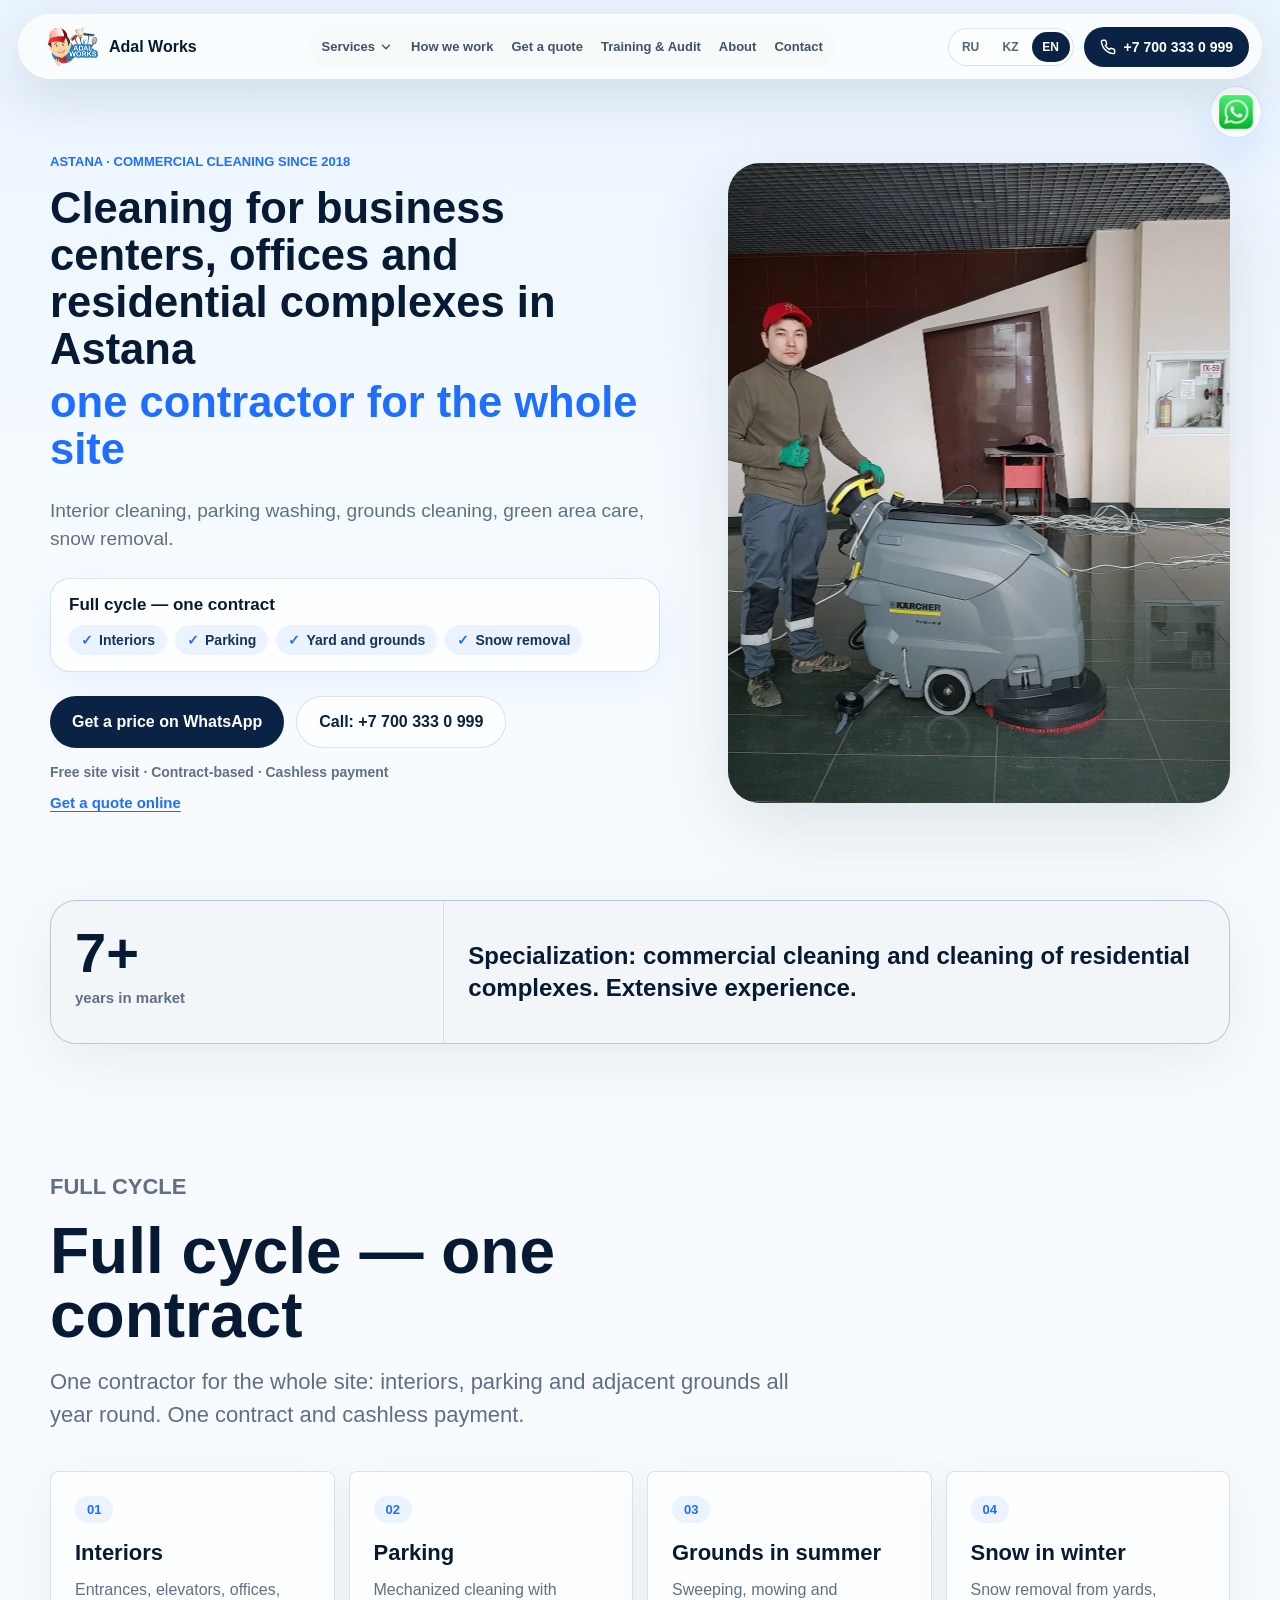
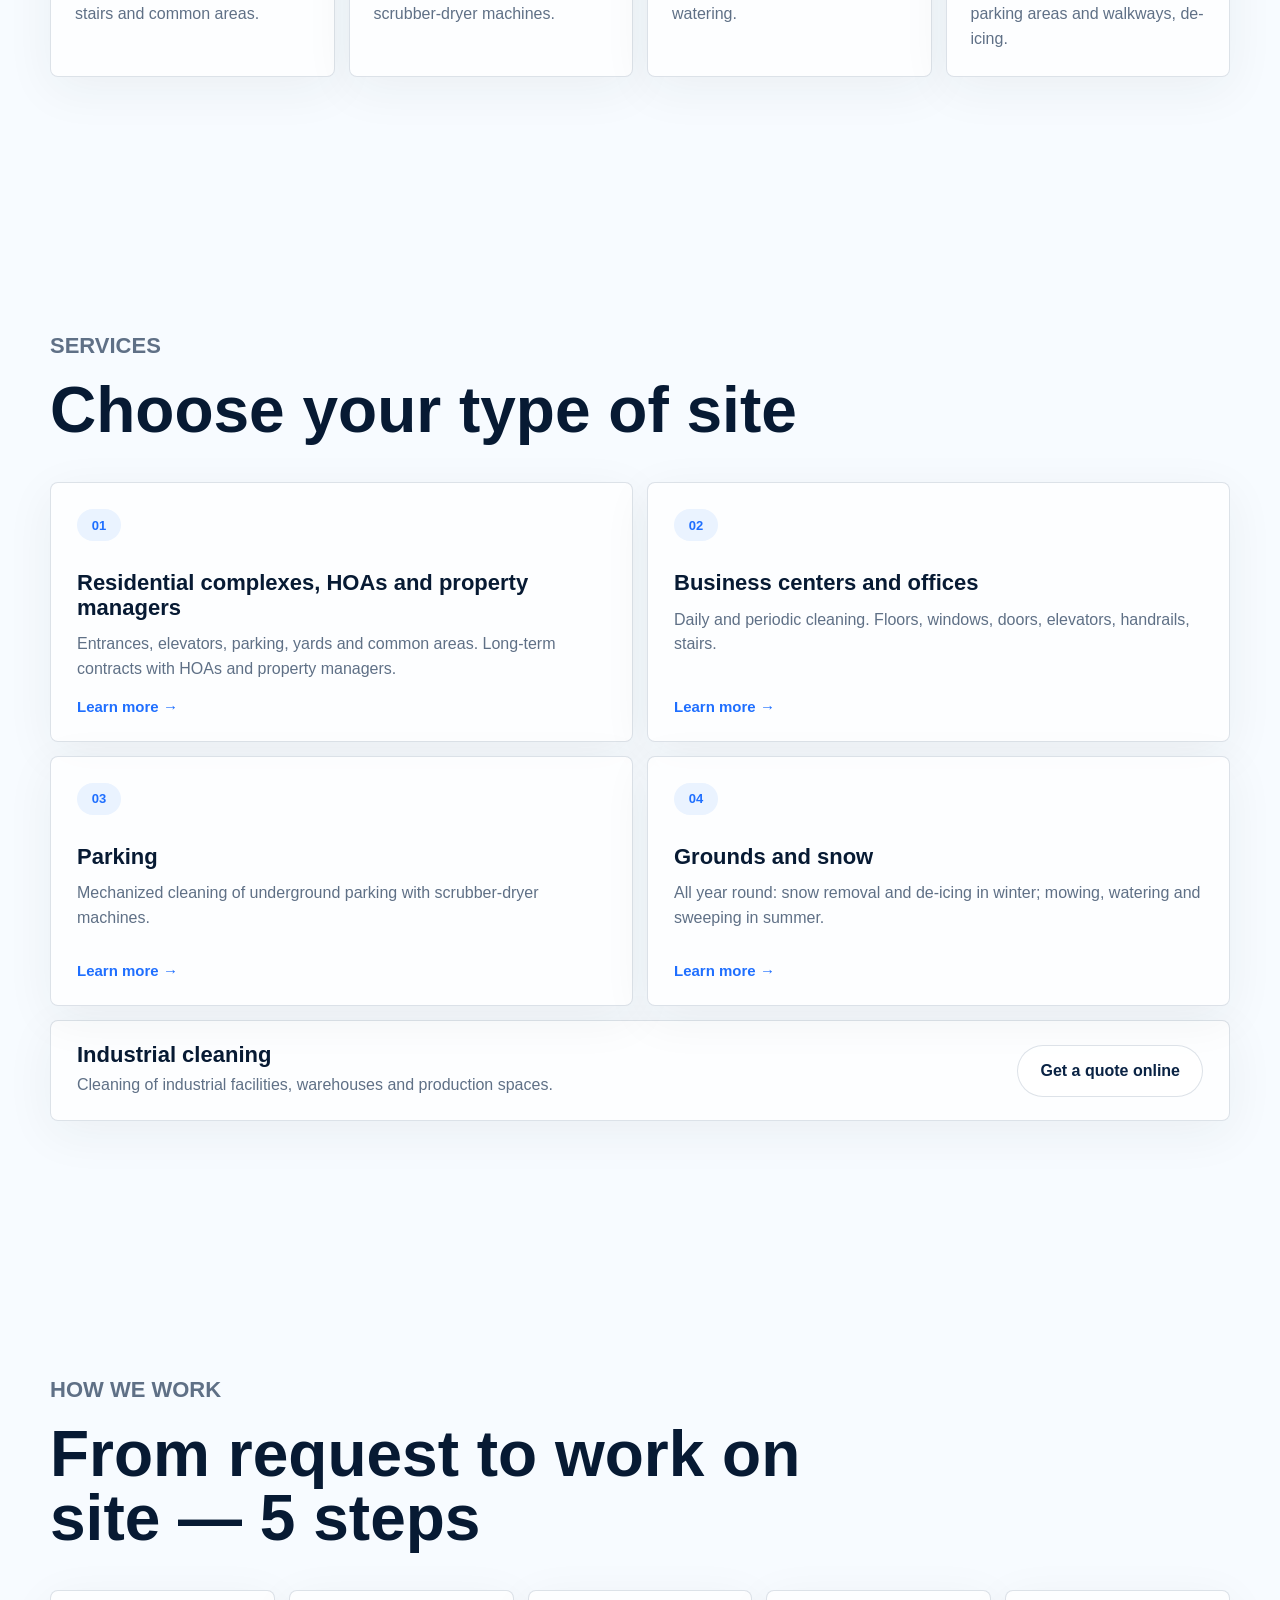
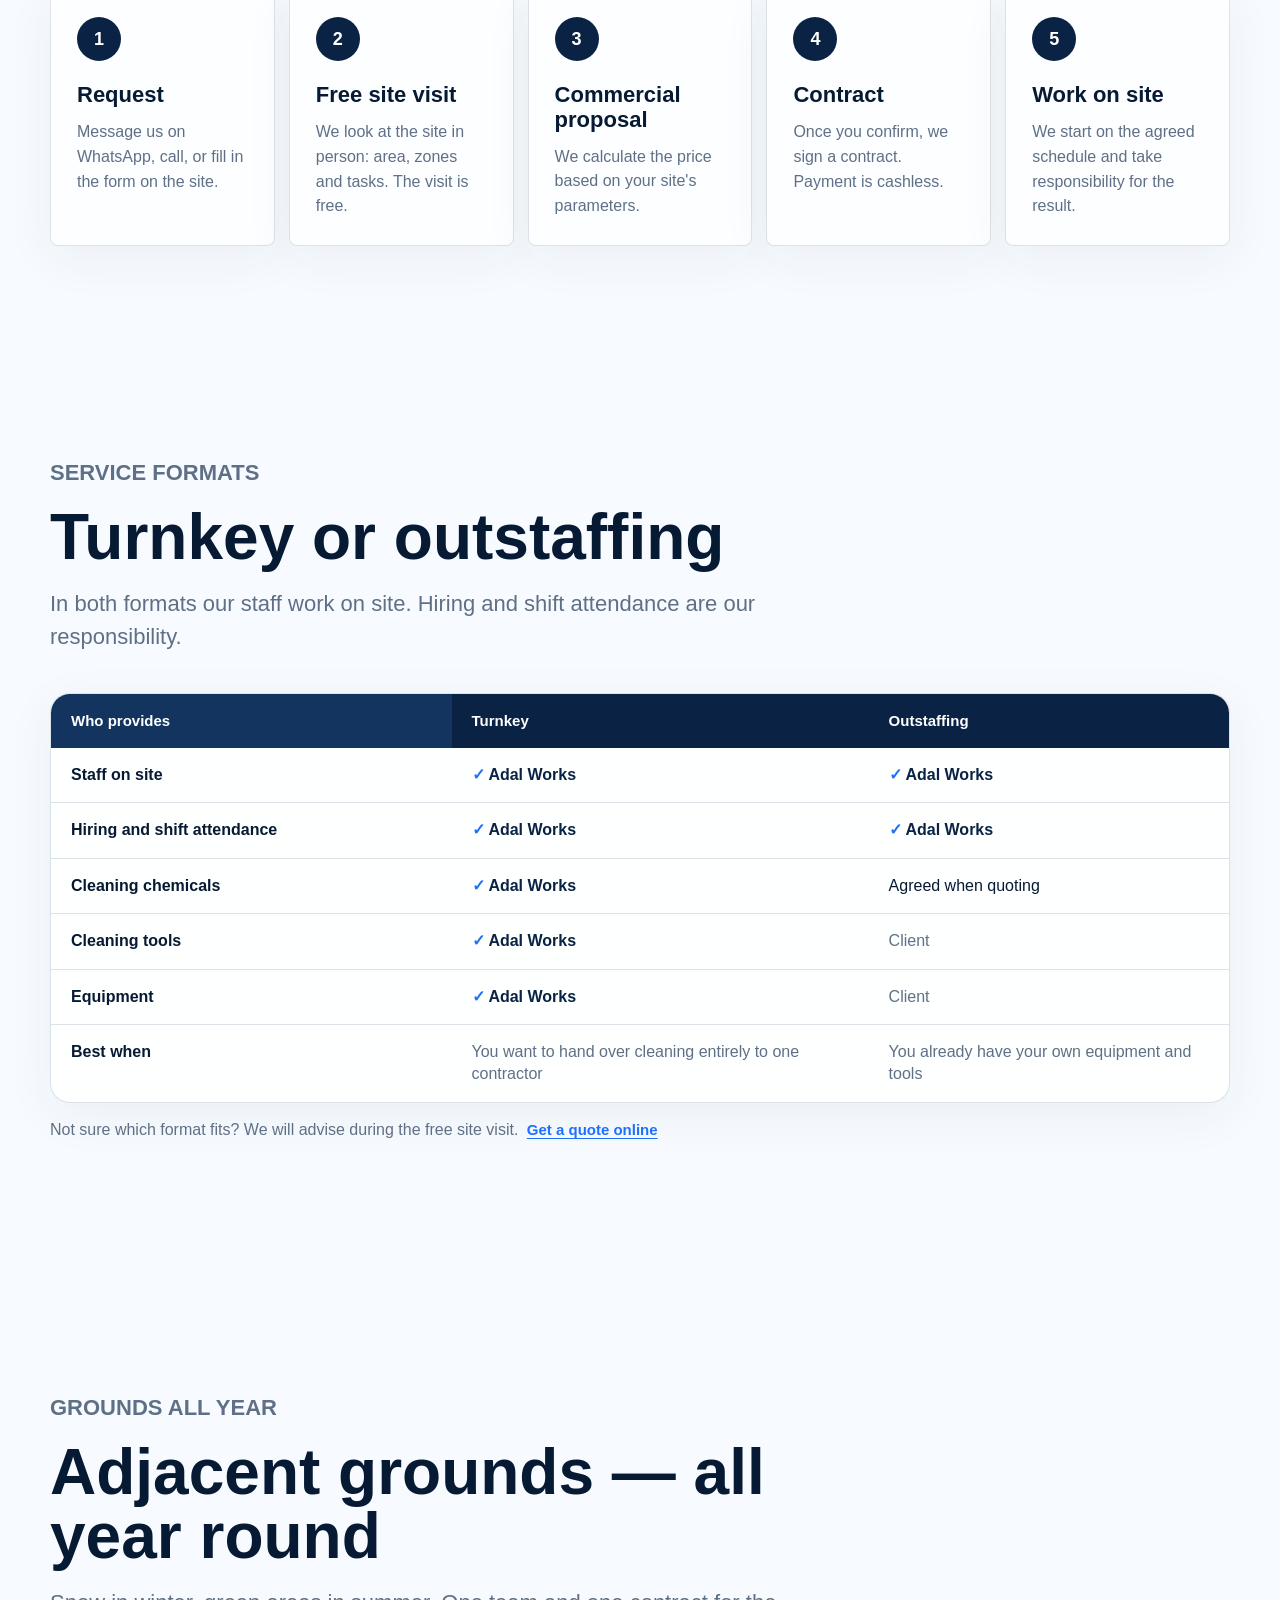
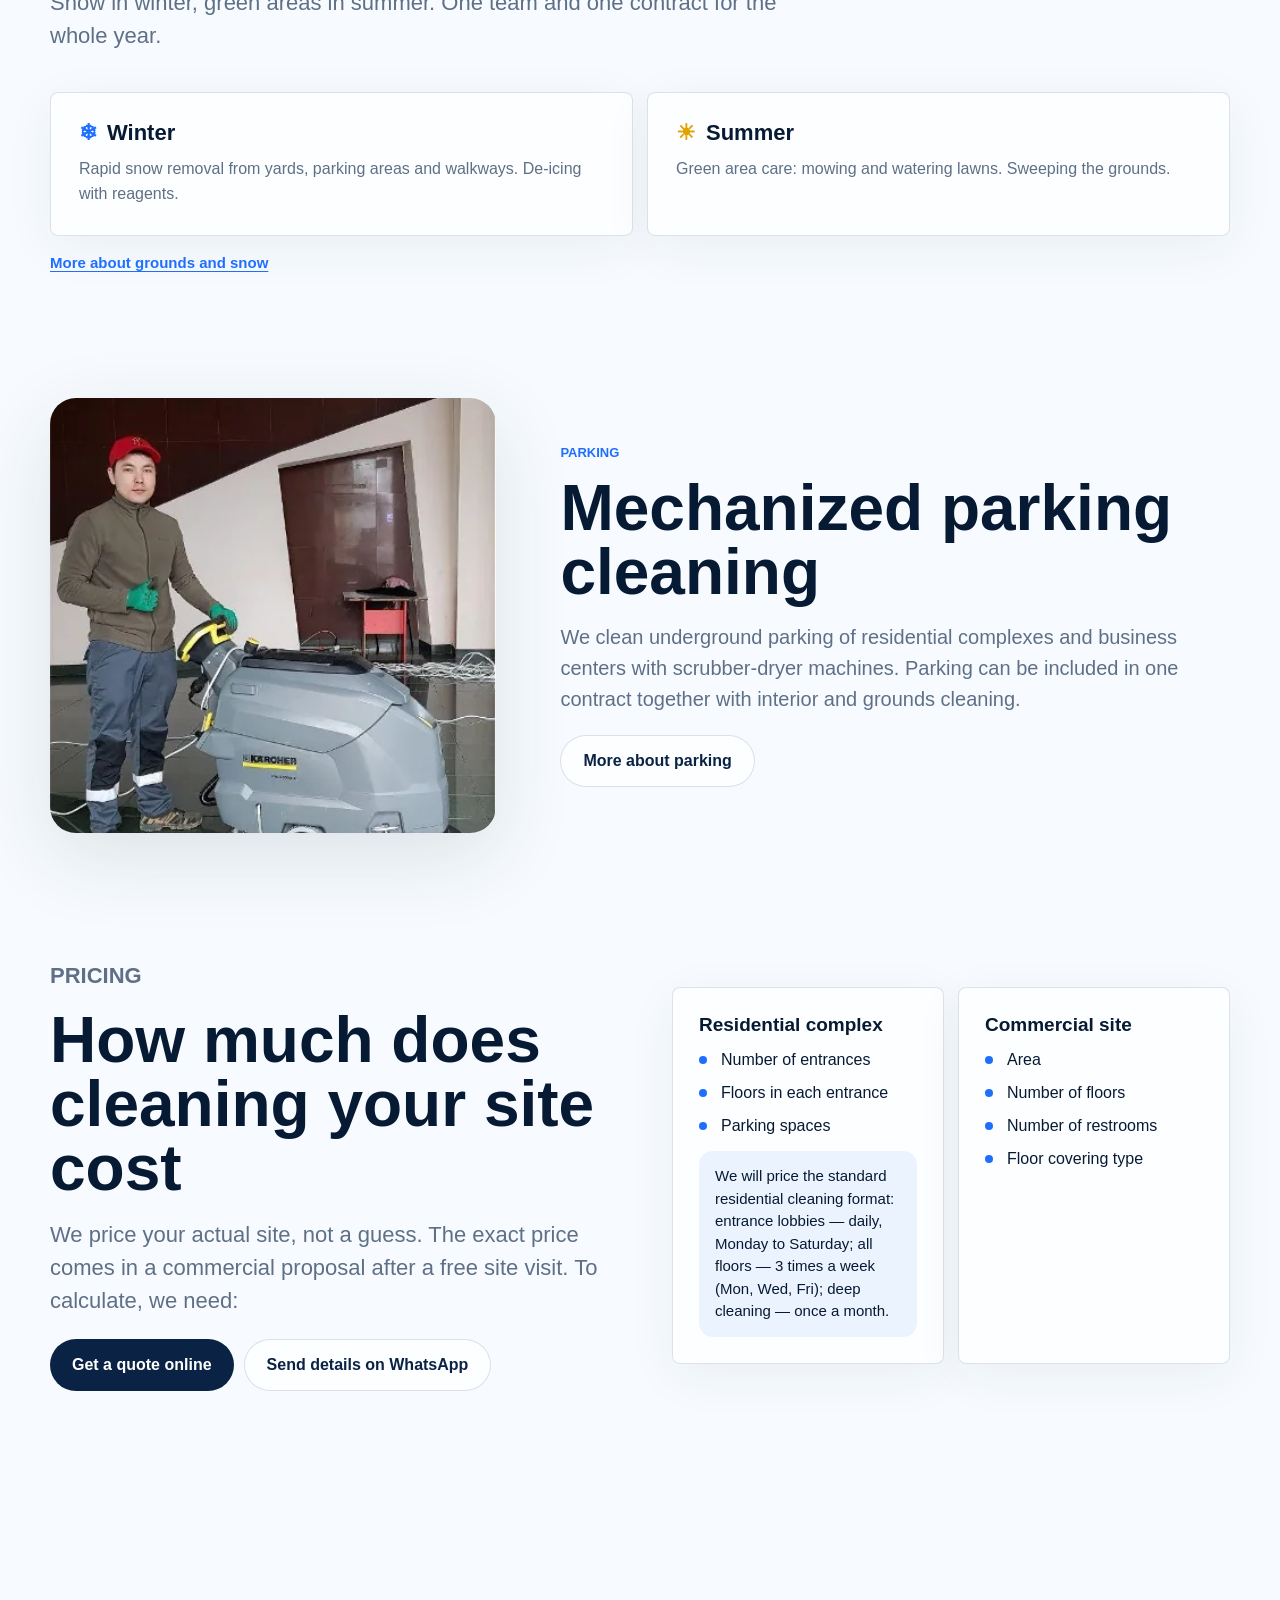
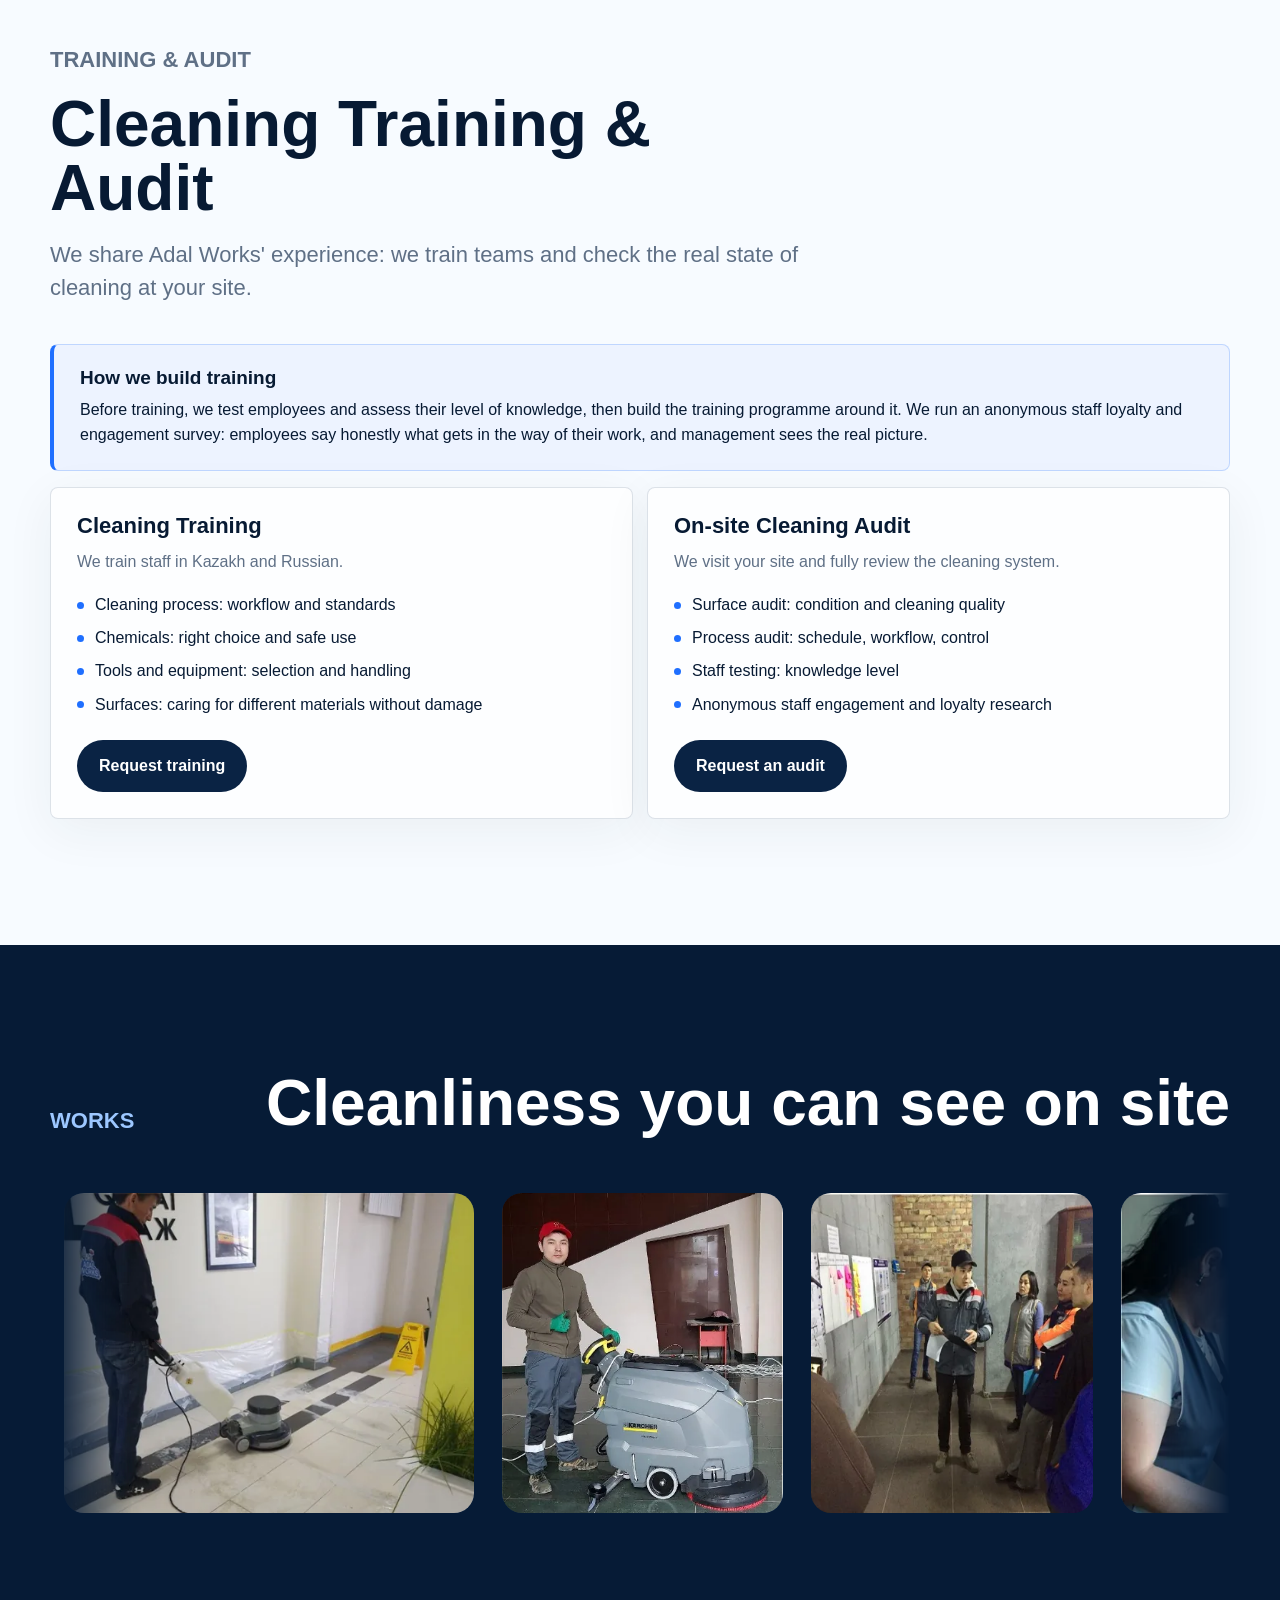
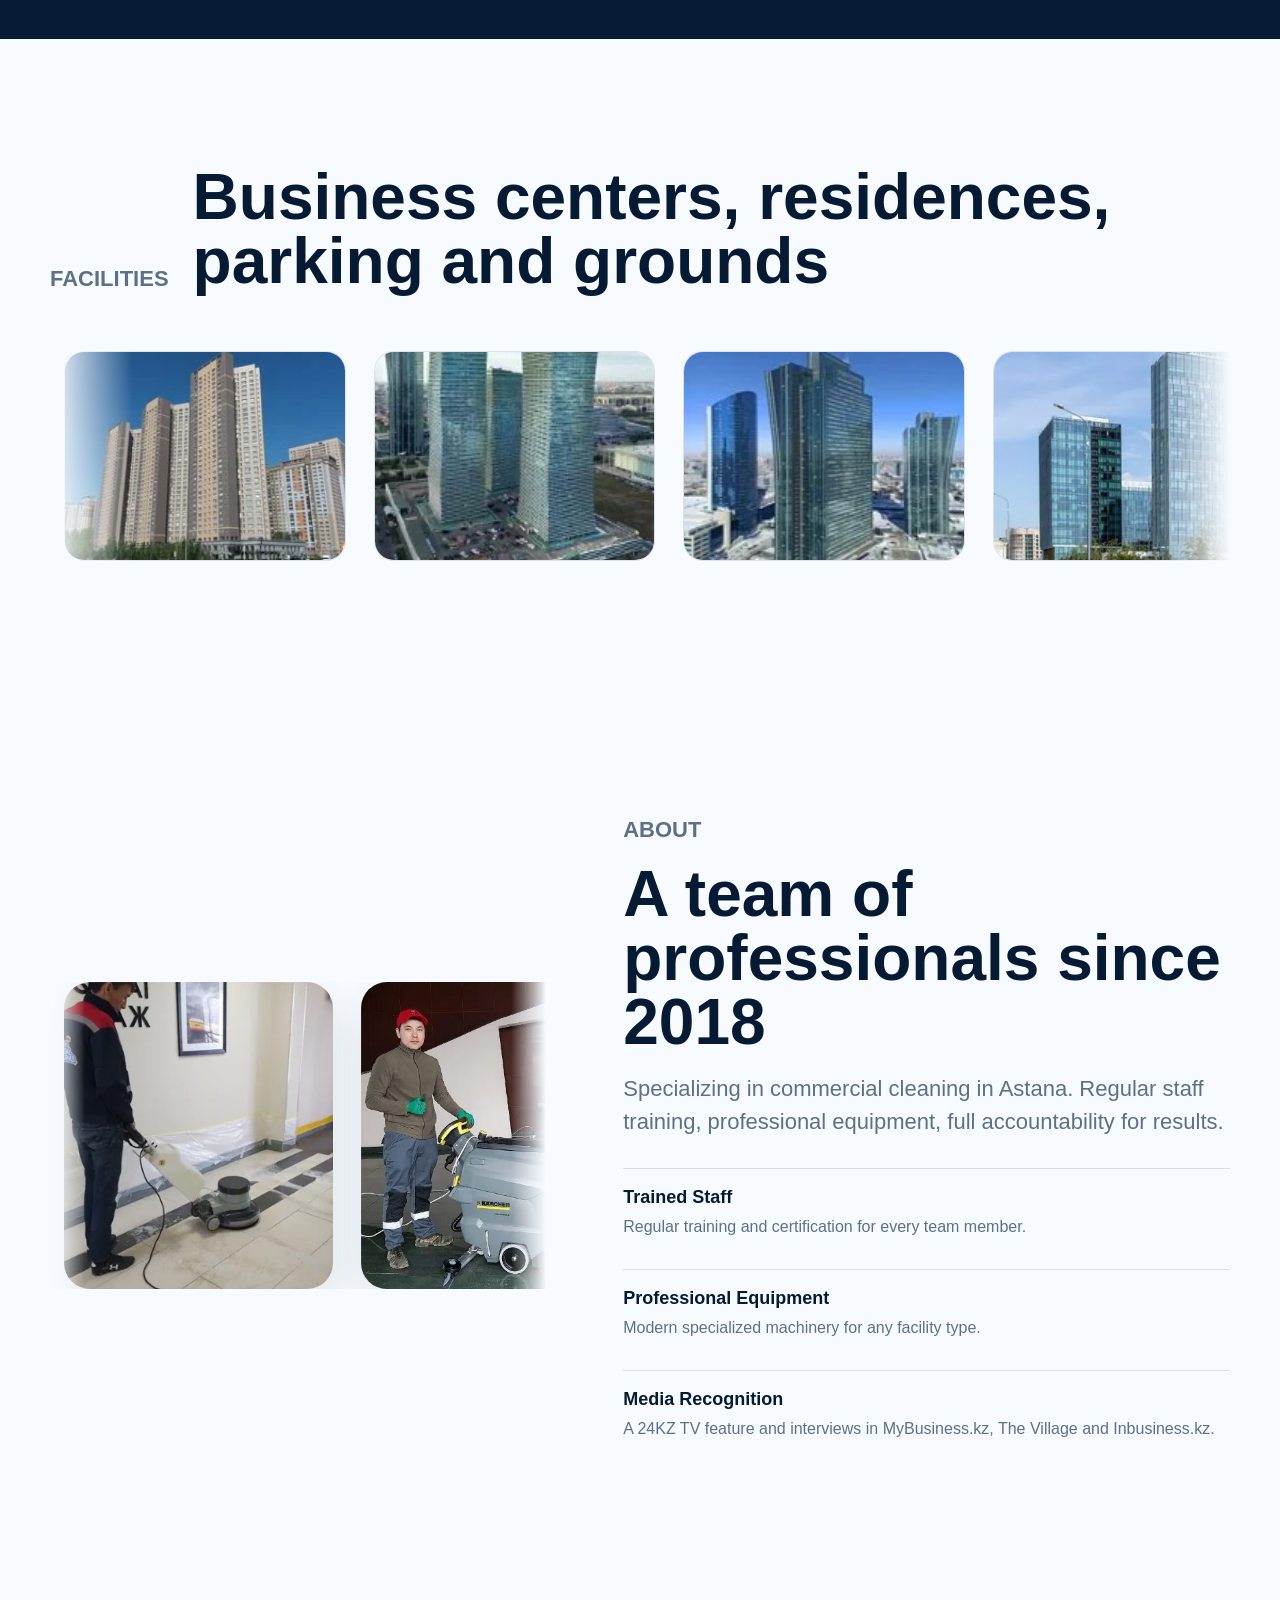
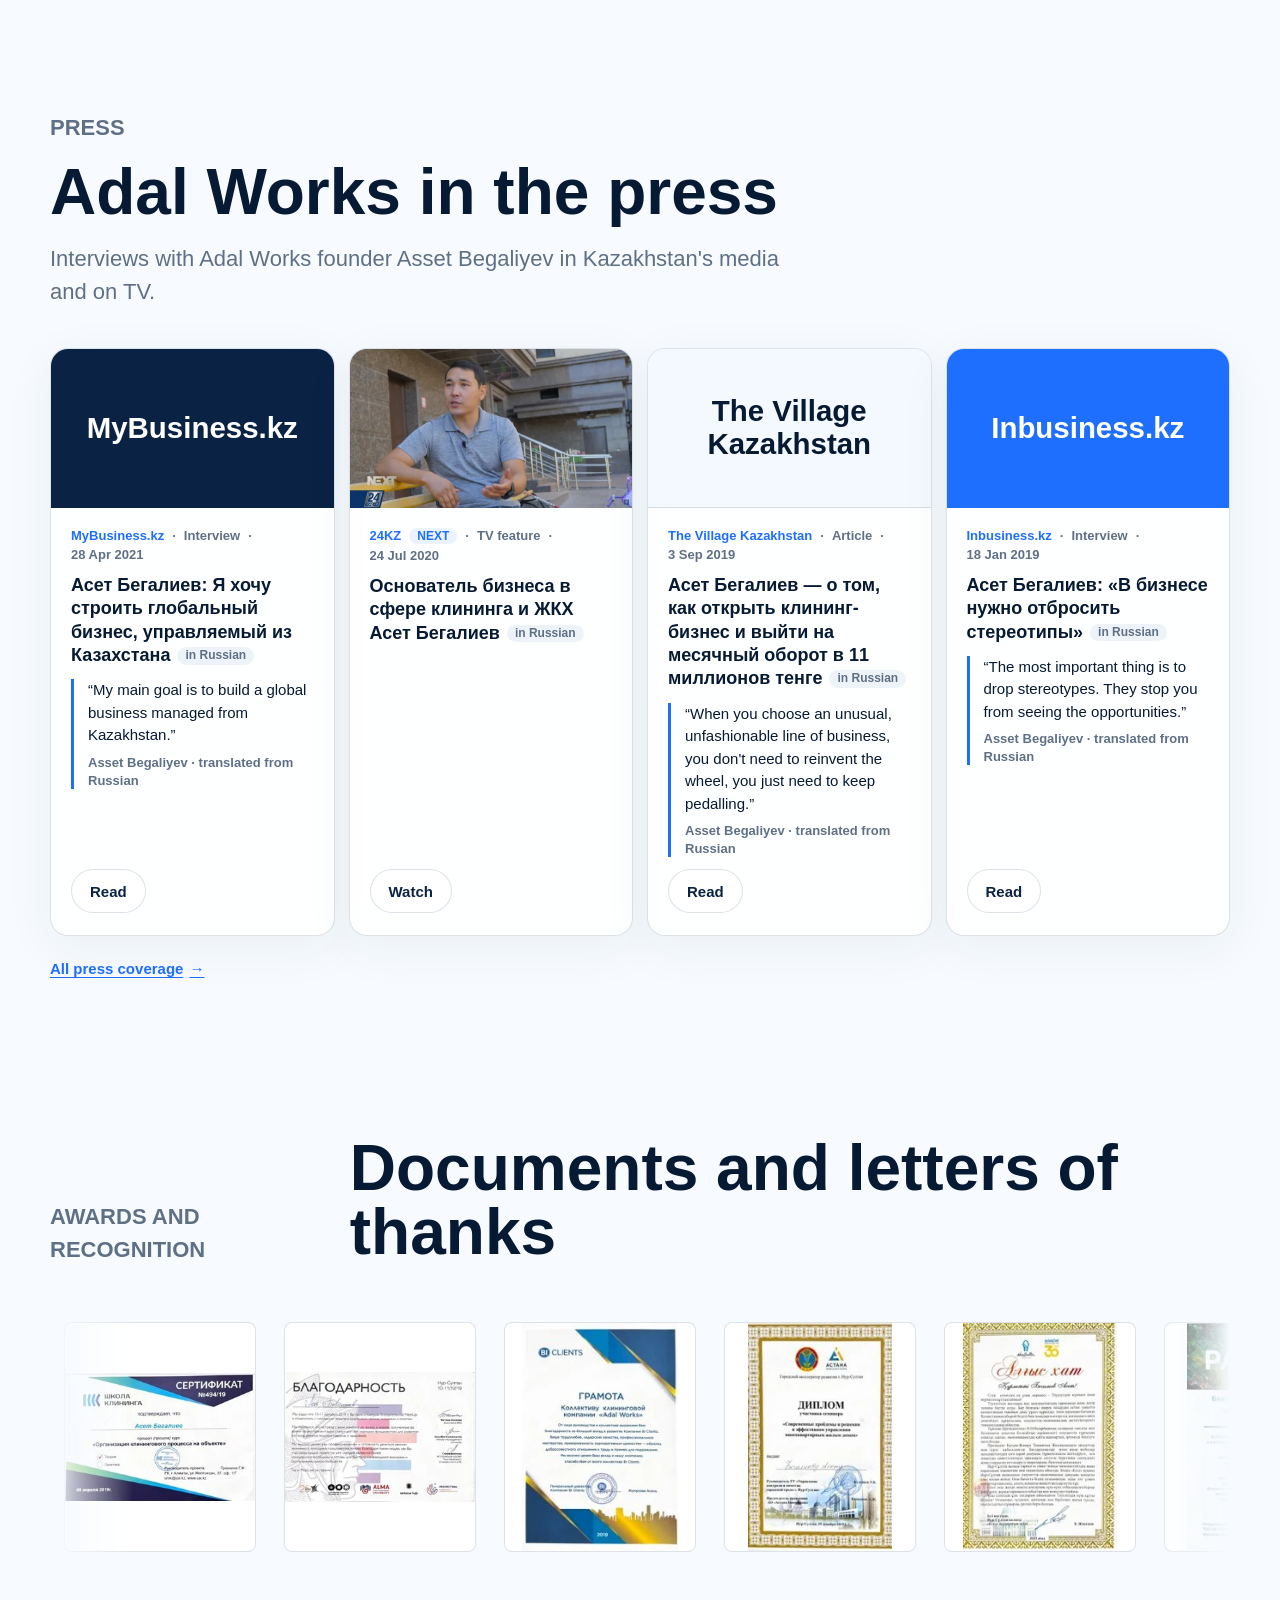
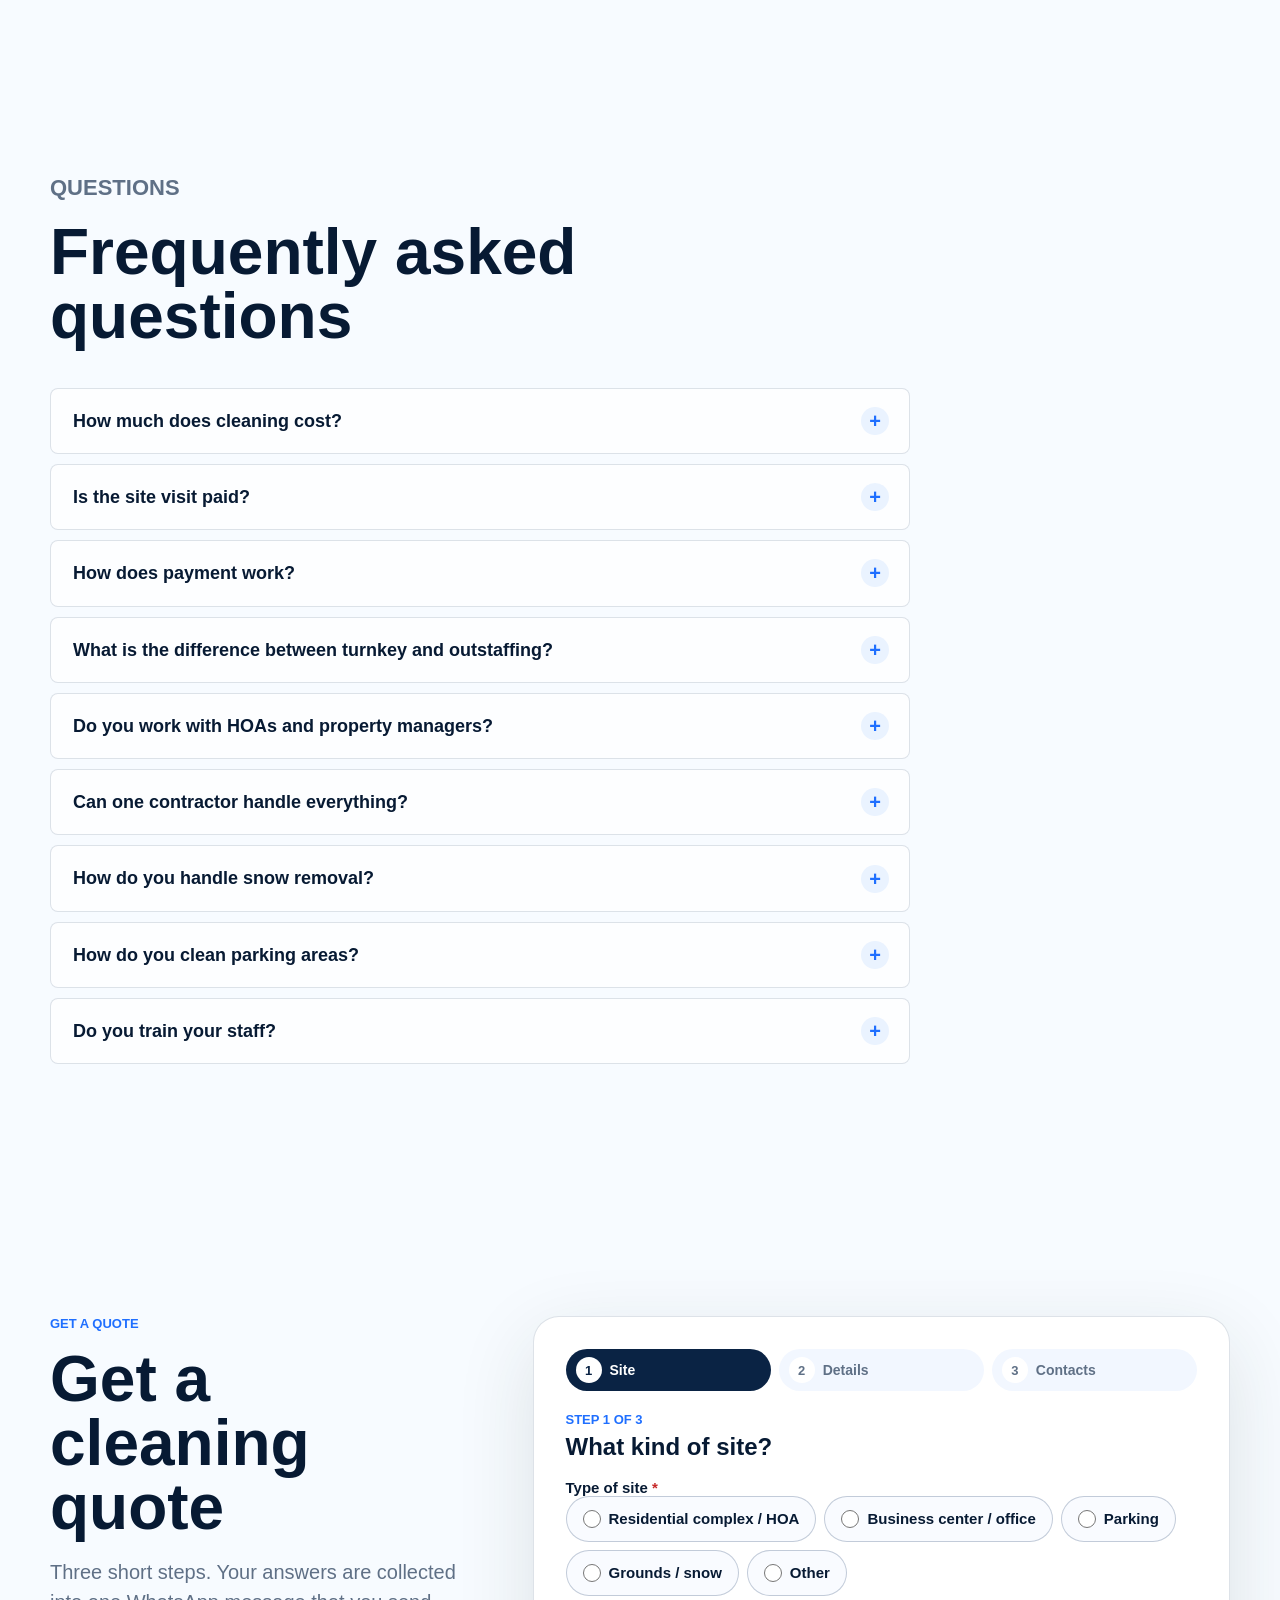
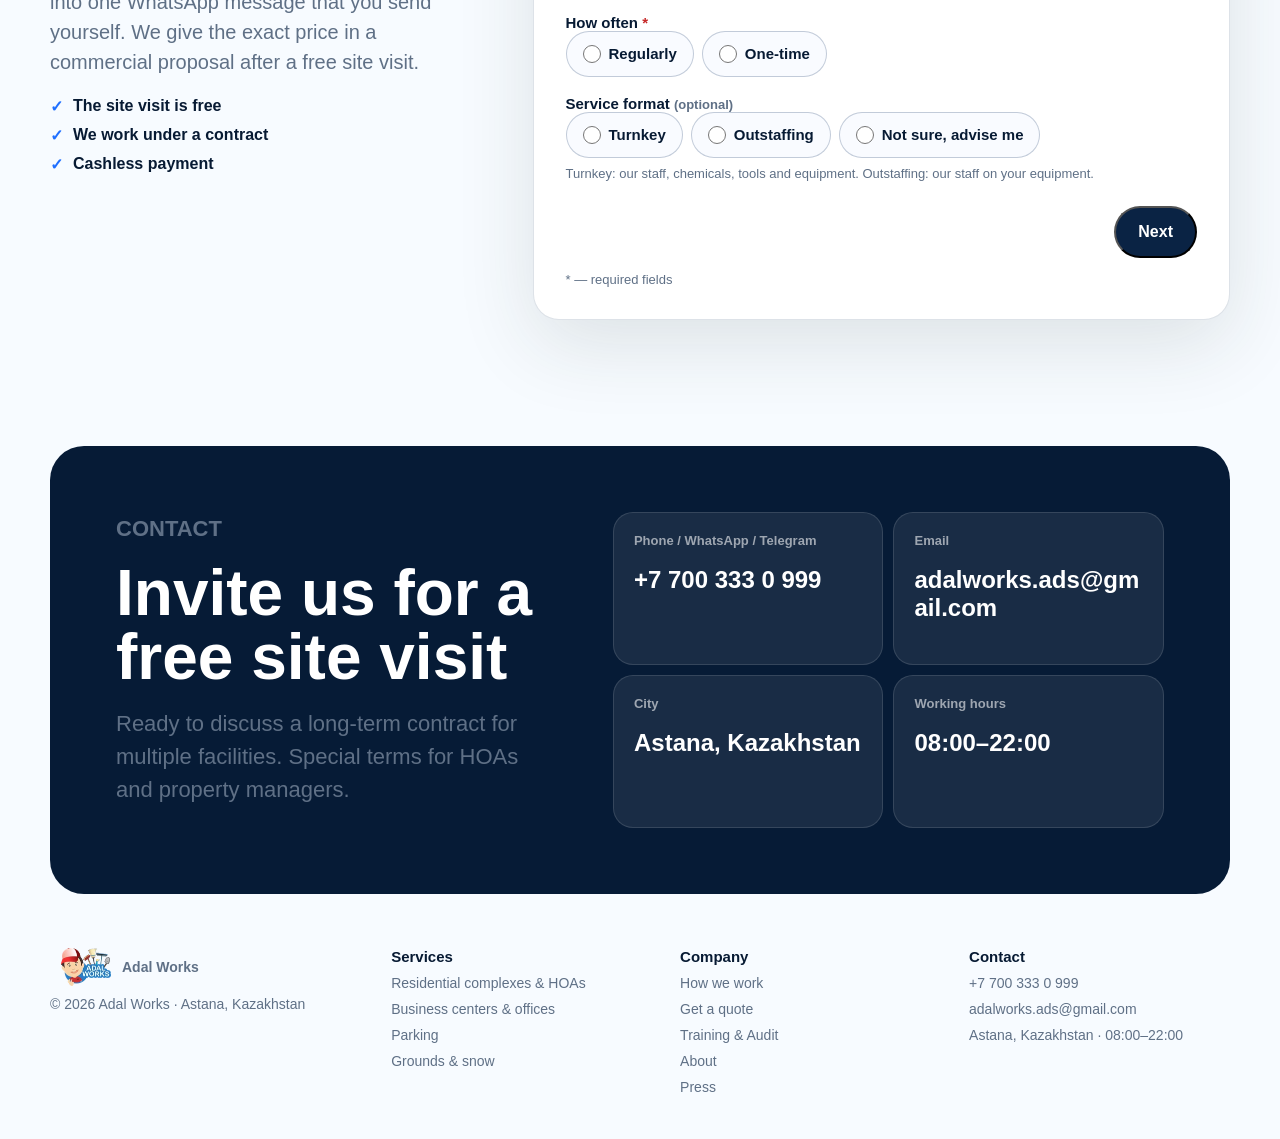
<file: index.html>
<!doctype html>
<html lang="kk" data-default-lang="kz" data-lang-urls='{"kz": "/", "ru": "/ru/"}'>
  <head>
    <meta charset="utf-8" />
    <meta name="viewport" content="width=device-width, initial-scale=1, viewport-fit=cover" />
    <meta name="theme-color" content="#f4f8ff" />
    <meta name="google-site-verification" content="FAzDuWo7z2bBkNbQNbmViVF--vvNtOLLbDFoWxKrhlI" />
    <meta name="yandex-verification" content="151addc1d4f4fe84" />
    <link rel="alternate" hreflang="kk" href="https://adalworks.kz/" />
    <link rel="alternate" hreflang="ru" href="https://adalworks.kz/ru/" />
    <link rel="alternate" hreflang="x-default" href="https://adalworks.kz/" />
    <meta name="description" content="Астанада 2018 жылдан бері коммерциялық клининг: бизнес-орталықтар, кеңселер, ТҮК және паркингтерді тазалау. Оқытылған персонал, кәсіби техника, шарт бойынша жұмыс." />
    <title>Астанадағы клининг — бизнес-орталықтар, кеңселер мен ТҮК коммерциялық тазалауы | Adal Works</title>
    <link rel="canonical" href="https://adalworks.kz/" />
    <meta property="og:type" content="website" />
    <meta property="og:locale" content="kk_KZ" />
    <meta property="og:locale:alternate" content="ru_KZ" />
    <meta property="og:locale:alternate" content="en_US" />
    <meta property="og:url" content="https://adalworks.kz/" />
    <meta property="og:title" content="Астанадағы клининг — бизнес-орталықтар, кеңселер мен ТҮК коммерциялық тазалауы | Adal Works" />
    <meta property="og:description" content="Астанада 2018 жылдан бері коммерциялық клининг: бизнес-орталықтар, кеңселер, ТҮК және паркингтерді тазалау. Оқытылған персонал, кәсіби техника, шарт бойынша жұмыс." />
    <meta property="og:image" content="https://adalworks.kz/assets/og-image.jpg" />
    <meta property="og:image:width" content="1200" />
    <meta property="og:image:height" content="630" />
    <meta property="og:site_name" content="Adal Works" />
    <meta name="twitter:card" content="summary_large_image" />
    <meta name="twitter:title" content="Астанадағы клининг — бизнес-орталықтар, кеңселер мен ТҮК коммерциялық тазалауы | Adal Works" />
    <meta name="twitter:description" content="Астанада 2018 жылдан бері коммерциялық клининг: бизнес-орталықтар, кеңселер, ТҮК және паркингтерді тазалау. Оқытылған персонал, кәсіби техника, шарт бойынша жұмыс." />
    <meta name="twitter:image" content="https://adalworks.kz/assets/og-image.jpg" />
    <link rel="icon" href="/favicon.ico" sizes="any" />
    <link rel="icon" href="/favicon-32.png" type="image/png" sizes="32x32" />
    <link rel="apple-touch-icon" href="/apple-touch-icon.png" />
    <link rel="manifest" href="/site.webmanifest" />
    <link rel="preload" href="/assets/hero-machine.webp" as="image" type="image/webp" fetchpriority="high" />
    <link rel="stylesheet" href="/styles.css?v=e686eab7" />
    <script type="application/ld+json">
{
  "@context": "https://schema.org",
  "@type": "LocalBusiness",
  "additionalType": "https://schema.org/CleaningService",
  "name": "Adal Works",
  "url": "https://adalworks.kz/",
  "telephone": "+77003330999",
  "email": "adalworks.ads@gmail.com",
  "address": {
    "@type": "PostalAddress",
    "addressLocality": "Astana",
    "addressCountry": "KZ"
  },
  "description": "Астанада 2018 жылдан коммерциялық клининг: бизнес-орталықтар, кеңселер, тұрғын үй кешендері, паркингтер және өнеркәсіптік нысандар.",
  "inLanguage": "kk",
  "image": "https://adalworks.kz/assets/og-image.jpg",
  "logo": "https://adalworks.kz/assets/logo.png",
  "areaServed": {
    "@type": "City",
    "name": "Astana"
  },
  "foundingDate": "2018-10-15",
  "founder": {
    "@type": "Person",
    "name": "Асет Бегалиев",
    "alternateName": [
      "Asset Begaliyev",
      "Әсет Бегалиев"
    ],
    "jobTitle": "Основатель",
    "image": "https://adalworks.kz/assets/founder-aset-begaliev.jpg",
    "alumniOf": [
      {
        "@type": "CollegeOrUniversity",
        "name": "KIMEP University"
      },
      {
        "@type": "CollegeOrUniversity",
        "name": "The University of Manchester"
      }
    ]
  },
  "subjectOf": [
    {
      "@type": "NewsArticle",
      "headline": "Клинингтік қызмет – табысты бизнес",
      "url": "https://egemen.kz/news/article273289-kliningtik-qyzmet-tabysty-biznes",
      "datePublished": "2021-04-30",
      "inLanguage": "kk",
      "author": {
        "@type": "Person",
        "name": "Абай Аймағамбет"
      },
      "publisher": {
        "@type": "Organization",
        "name": "Egemen Qazaqstan"
      }
    },
    {
      "@type": "NewsArticle",
      "headline": "Асет Бегалиев: Я хочу строить глобальный бизнес, управляемый из Казахстана",
      "url": "https://mybusiness.kz/lyudidela/aset_begaliev_ya_xocu_stroit_globalnyi_biznes_upravlyaemyi_iz_kazaxstana/371",
      "datePublished": "2021-04-28",
      "inLanguage": "ru",
      "author": {
        "@type": "Person",
        "name": "Сабина Мустафина"
      },
      "publisher": {
        "@type": "Organization",
        "name": "MyBusiness.kz"
      }
    },
    {
      "@type": "VideoObject",
      "name": "Основатель бизнеса в сфере клининга и ЖКХ Асет Бегалиев | NEXT",
      "url": "https://24.kz/ru/tv-projects/novoe-pokolenie/411630-osnovatel-biznesa-v-sfere-klininga-i-zhkkh-aset-begaliev-next",
      "uploadDate": "2020-07-24T18:00:27+05:00",
      "thumbnailUrl": "https://adalworks.kz/assets/press-24kz-next.jpg",
      "embedUrl": "https://www.youtube.com/embed/7g1JLpKqVeY",
      "inLanguage": "ru",
      "description": "Выпуск программы NEXT телеканала 24KZ об Асете Бегалиеве как основателе бизнеса в сфере клининга и ЖКХ.",
      "publisher": {
        "@type": "Organization",
        "name": "24KZ"
      }
    },
    {
      "@type": "NewsArticle",
      "headline": "Асет Бегалиев — о том, как открыть клининг-бизнес и выйти на месячный оборот в 11 миллионов тенге",
      "url": "https://village.com.kz/village/business/businessmen/7189-kak-postroit-sovremennyy-biznes-na-uborke-pod-ezdov",
      "datePublished": "2019-09-03",
      "inLanguage": "ru",
      "author": {
        "@type": "Person",
        "name": "Илона Соколова"
      },
      "publisher": {
        "@type": "Organization",
        "name": "The Village Казахстан"
      }
    },
    {
      "@type": "NewsArticle",
      "headline": "Асет Бегалиев: «В бизнесе нужно отбросить стереотипы»",
      "url": "https://www.inbusiness.kz/ru/news/aset-begaliev-v-biznese-nuzhno-otbrosit-stereotipy",
      "datePublished": "2019-01-18",
      "inLanguage": "ru",
      "author": {
        "@type": "Person",
        "name": "Айгуль Тулекбаева"
      },
      "publisher": {
        "@type": "Organization",
        "name": "Inbusiness.kz"
      }
    }
  ],
  "openingHours": "Mo-Su 08:00-22:00",
  "openingHoursSpecification": {
    "@type": "OpeningHoursSpecification",
    "dayOfWeek": [
      "Monday",
      "Tuesday",
      "Wednesday",
      "Thursday",
      "Friday",
      "Saturday",
      "Sunday"
    ],
    "opens": "08:00",
    "closes": "22:00"
  },
  "contactPoint": {
    "@type": "ContactPoint",
    "telephone": "+77003330999",
    "contactType": "customer service",
    "availableLanguage": [
      "kk",
      "ru",
      "en"
    ]
  },
  "paymentAccepted": "Bank transfer",
  "hasOfferCatalog": {
    "@type": "OfferCatalog",
    "name": "Services",
    "itemListElement": [
      {
        "@type": "Offer",
        "itemOffered": {
          "@type": "Service",
          "name": "Уборка ЖК в Астане: подъезды, паркинг и двор по одному договору",
          "url": "https://adalworks.kz/zhk/"
        }
      },
      {
        "@type": "Offer",
        "itemOffered": {
          "@type": "Service",
          "name": "Уборка бизнес-центров и офисов в Астане",
          "url": "https://adalworks.kz/biznes-centr/"
        }
      },
      {
        "@type": "Offer",
        "itemOffered": {
          "@type": "Service",
          "name": "Механизированная уборка паркингов в Астане",
          "url": "https://adalworks.kz/parking/"
        }
      },
      {
        "@type": "Offer",
        "itemOffered": {
          "@type": "Service",
          "name": "Уборка территории и снега в Астане круглый год",
          "url": "https://adalworks.kz/aula/"
        }
      },
      {
        "@type": "Offer",
        "itemOffered": {
          "@type": "Service",
          "name": "Промышленный клининг"
        }
      },
      {
        "@type": "Offer",
        "itemOffered": {
          "@type": "Service",
          "name": "Обучение клинингу"
        }
      },
      {
        "@type": "Offer",
        "itemOffered": {
          "@type": "Service",
          "name": "Аудит клининга на объекте"
        }
      }
    ]
  }
}
    </script>
  </head>
  <body>
    <header class="site-header" data-header>
      <a class="brand" href="/" aria-label="Adal Works">
        <picture>
          <source srcset="/assets/logo.webp" type="image/webp" />
          <img src="/assets/logo.png" alt="Adal Works" width="52" height="38" />
        </picture>
        <span>Adal Works</span>
      </a>

      <nav class="desktop-nav" aria-label="Негізгі навигация" data-i18n-aria="navAria">
        <div class="nav-dropdown" data-dropdown>
          <button class="nav-dropdown-button" type="button" aria-expanded="false" aria-controls="services-menu" data-dropdown-button>
            <span data-i18n="navServices">Қызметтер</span><svg xmlns="http://www.w3.org/2000/svg" width="14" height="14" viewBox="0 0 24 24" fill="none" stroke="currentColor" stroke-width="2.4" stroke-linecap="round" stroke-linejoin="round" aria-hidden="true"><polyline points="6 9 12 15 18 9"></polyline></svg>
          </button>
          <div class="nav-dropdown-menu" id="services-menu">
            <a href="/zhk/" data-i18n="navZhk">ТҮК, МИБ және БК</a>
            <a href="/biznes-centr/" data-i18n="navBc">Бизнес-орталықтар мен кеңселер</a>
            <a href="/parking/" data-i18n="navParking">Паркингтер</a>
            <a href="/aula/" data-i18n="navTerritory">Аумақ және қар</a>
            <a href="/#services" data-i18n="navServicesAll">Барлық қызметтер</a>
          </div>
        </div>
        <a href="#how-we-work" data-i18n="navHow">Жұмыс тәртібі</a>
        <a href="#quote" data-i18n="navQuote">Құнын есептеу</a>
        <a href="#training-audit" data-i18n="navTraining">Оқыту және аудит</a>
        <a href="#about" data-i18n="navAbout">Біз туралы</a>
        <a href="#contact" data-i18n="navContact">Байланыс</a>
      </nav>

      <div class="header-actions">
        <div class="language-switch" role="group" aria-label="Тілді таңдау" data-i18n-aria="langAria">
          <button type="button" data-lang="ru">RU</button>
          <button type="button" data-lang="kz">KZ</button>
          <button type="button" data-lang="en">EN</button>
        </div>
        <a class="header-phone" href="tel:+77003330999" aria-label="+7 700 333 0 999">
          <svg xmlns="http://www.w3.org/2000/svg" width="16" height="16" viewBox="0 0 24 24" fill="none" stroke="currentColor" stroke-width="2.2" stroke-linecap="round" stroke-linejoin="round" aria-hidden="true">
            <path d="M22 16.92v3a2 2 0 0 1-2.18 2 19.79 19.79 0 0 1-8.63-3.07 19.5 19.5 0 0 1-6-6 19.79 19.79 0 0 1-3.07-8.67A2 2 0 0 1 4.11 2h3a2 2 0 0 1 2 1.72c.13.96.36 1.9.7 2.81a2 2 0 0 1-.45 2.11L8.09 9.91a16 16 0 0 0 6 6l1.27-1.27a2 2 0 0 1 2.11-.45c.91.34 1.85.57 2.81.7A2 2 0 0 1 22 16.92z"></path>
          </svg>
          <span>+7 700 333 0 999</span>
        </a>
        <button class="menu-button" type="button" aria-label="Мәзірді ашу" data-i18n-aria="menuOpen" aria-expanded="false" aria-controls="mobile-menu" data-menu-button>
          <svg xmlns="http://www.w3.org/2000/svg" width="24" height="24" viewBox="0 0 24 24" fill="none" stroke="currentColor" stroke-width="2" stroke-linecap="round" stroke-linejoin="round" aria-hidden="true">
            <line x1="3" y1="12" x2="21" y2="12"></line>
            <line x1="3" y1="6" x2="21" y2="6"></line>
            <line x1="3" y1="18" x2="21" y2="18"></line>
          </svg>
        </button>
      </div>
    </header>

    <a class="whatsapp-float" href="https://wa.me/77003330999" data-whatsapp data-i18n-aria="whatsappFloatLabel" aria-label="WhatsApp-қа жазу">
      <picture>
        <source srcset="/assets/whatsapp.webp" type="image/webp" />
        <img src="/assets/whatsapp.png" alt="" width="36" height="36" />
      </picture>
    </a>

    <div class="mobile-menu" id="mobile-menu" data-mobile-menu>
      <span class="mobile-menu-label" data-i18n="navServices">Қызметтер</span>
        <a class="mobile-sub" href="/zhk/" data-i18n="navZhk">ТҮК, МИБ және БК</a>
        <a class="mobile-sub" href="/biznes-centr/" data-i18n="navBc">Бизнес-орталықтар мен кеңселер</a>
        <a class="mobile-sub" href="/parking/" data-i18n="navParking">Паркингтер</a>
        <a class="mobile-sub" href="/aula/" data-i18n="navTerritory">Аумақ және қар</a>
      <a href="#how-we-work" data-i18n="navHow">Жұмыс тәртібі</a>
      <a href="#quote" data-i18n="navQuote">Құнын есептеу</a>
      <a href="#training-audit" data-i18n="navTraining">Оқыту және аудит</a>
      <a href="#about" data-i18n="navAbout">Біз туралы</a>
      <a href="#contact" data-i18n="navContact">Байланыс</a>
    </div>

    <main id="top">
      <section class="hero">
        <div class="hero-copy">
          <p class="eyebrow" data-i18n="heroTag">Астана · 2018 жылдан коммерциялық клининг</p>
          <h1>
            <span data-i18n="heroTitle">Астанадағы бизнес-орталықтар, кеңселер мен ТҮК үшін клининг</span>
            <span class="hero-title-accent" data-i18n="heroTitleAccent">бүкіл нысанға бір мердігер</span>
          </h1>
          <p class="lead" data-i18n="heroLead">Үй-жайларды тазалау, паркингтерді жуу, аумақтарды тазалау, жасыл желектерді күту, қар тазалау.</p>
          <div class="hero-cycle">
            <strong data-i18n="cycleTitle">Толық цикл — бір шарт</strong>
            <ul>
              <li data-i18n="cycleItem1">Үй-жайлар</li>
              <li data-i18n="cycleItem2">Паркинг</li>
              <li data-i18n="cycleItem3">Аула және аумақ</li>
              <li data-i18n="cycleItem4">Қар тазалау</li>
            </ul>
          </div>
          <div class="hero-actions">
            <a class="button primary" href="https://wa.me/77003330999" data-whatsapp data-i18n-whatsapp="quoteWhatsapp" data-i18n="ctaQuote">Құнын WhatsApp арқылы білу</a>
            <a class="button secondary" href="tel:+77003330999" data-i18n="ctaCall">Қоңырау шалу: +7 700 333 0 999</a>
          </div>
          <p class="hero-note"><span data-i18n="heroNote">Нысанды тегін қарау · Шарт бойынша жұмыс · Қолма-қол ақшасыз есеп айырысу</span></p>
          <a class="text-link" href="#quote" data-i18n="ctaForm">Құнын онлайн есептеу</a>
        </div>
        <div class="hero-media">
          <picture>
            <source srcset="/assets/hero-machine.webp" type="image/webp" />
            <img src="/assets/hero-machine.jpg" alt="Adal Works қызметкері еден жуу машинасымен" width="1707" height="1280" fetchpriority="high" />
          </picture>
        </div>
      </section>

      <section class="stats is-quality" aria-label="Adal Works">
        <div><strong data-i18n="statYearsFigure" hidden></strong><span data-i18n="statYears">Нарықтағы тәжірибеміз — 7 жылдан астам</span></div>
        <div class="stats-quality"><p data-i18n="statSpecialization">Мамандануымыз — коммерциялық клининг және тұрғын үй кешендерінің клинингі. Тәжірибеміз мол.</p></div>
      </section>

      <section class="section full-cycle" id="full-cycle">
        <div class="section-heading">
          <p class="eyebrow" data-i18n="fullTag">Толық цикл</p>
          <h2 data-i18n="fullTitle">Толық цикл — бір шарт</h2>
          <p data-i18n="fullLead">Бүкіл нысанға бір мердігер: үй-жайлар, паркинг және жыл бойы іргелес аумақ. Бір шарт және қолма-қол ақшасыз есеп айырысу.</p>
        </div>
        <div class="full-grid">
          <div class="full-item">
            <span class="full-icon" aria-hidden="true">01</span>
            <h3 data-i18n="full1Title">Үй-жайлар</h3>
            <p data-i18n="full1Text">Кіреберістер, лифттер, кеңселер, сатылар және ортақ аймақтар.</p>
          </div>
          <div class="full-item">
            <span class="full-icon" aria-hidden="true">02</span>
            <h3 data-i18n="full2Title">Паркинг</h3>
            <p data-i18n="full2Text">Еден жуғыш машиналармен механикаландырылған тазалау.</p>
          </div>
          <div class="full-item">
            <span class="full-icon" aria-hidden="true">03</span>
            <h3 data-i18n="full3Title">Жазда аумақ</h3>
            <p data-i18n="full3Text">Сыпыру, көгалды шабу және суару.</p>
          </div>
          <div class="full-item">
            <span class="full-icon" aria-hidden="true">04</span>
            <h3 data-i18n="full4Title">Қыста қар</h3>
            <p data-i18n="full4Text">Аулалардан, тұрақтардан және жаяу жүргіншілер аймақтарынан қар тазалау, реагенттер.</p>
          </div>
        </div>
      </section>

      <section class="section intro" id="services">
        <div class="section-heading">
          <p class="eyebrow" data-i18n="segTag">Қызметтер</p>
          <h2 data-i18n="segTitle">Нысан түрін таңдаңыз</h2>
        </div>
        <div class="segment-grid">
          <a class="service-card segment-card" href="/zhk/">
            <span>01</span>
            <h3 data-i18n="segZhkTitle">ТҮК, МИБ және басқарушы компаниялар</h3>
            <p data-i18n="segZhkText">Кіреберістер, лифттер, паркингтер, аулалар және ортақ аймақтар. МИБ және басқарушы компаниялармен ұзақ мерзімді шарттар.</p>
            <em class="segment-more"><span data-i18n="moreLink">Толығырақ</span> <span aria-hidden="true">→</span></em>
          </a>
          <a class="service-card segment-card" href="/biznes-centr/">
            <span>02</span>
            <h3 data-i18n="segBcTitle">Бизнес-орталықтар мен кеңселер</h3>
            <p data-i18n="segBcText">Күнделікті және мерзімді тазалау. Еден, терезе, есік, лифт, тұтқа, сатылар.</p>
            <em class="segment-more"><span data-i18n="moreLink">Толығырақ</span> <span aria-hidden="true">→</span></em>
          </a>
          <a class="service-card segment-card" href="/parking/">
            <span>03</span>
            <h3 data-i18n="segParkingTitle">Паркингтер</h3>
            <p data-i18n="segParkingText">Жерасты паркингтерін еден жуғыш машиналармен механикаландырылған тазалау.</p>
            <em class="segment-more"><span data-i18n="moreLink">Толығырақ</span> <span aria-hidden="true">→</span></em>
          </a>
          <a class="service-card segment-card" href="/aula/">
            <span>04</span>
            <h3 data-i18n="segTerritoryTitle">Аумақ және қар</h3>
            <p data-i18n="segTerritoryText">Жыл бойы: қыста қар тазалау және реагенттер, жазда көгалды шабу мен суару, сыпыру.</p>
            <em class="segment-more"><span data-i18n="moreLink">Толығырақ</span> <span aria-hidden="true">→</span></em>
          </a>
        </div>
        <div class="segment-extra">
          <div>
            <h3 data-i18n="segIndustrialTitle">Өнеркәсіптік клининг</h3>
            <p data-i18n="segIndustrialText">Өнеркәсіптік нысандарды, қоймаларды, өндірістік үй-жайларды тазалау.</p>
          </div>
          <a class="button secondary" href="#quote" data-i18n="ctaForm">Құнын онлайн есептеу</a>
        </div>
      </section>
      <section class="section steps" id="how-we-work">
        <div class="section-heading">
          <p class="eyebrow" data-i18n="stepsTag">Жұмыс тәртібі</p>
          <h2 data-i18n="stepsTitle">Өтінімнен нысандағы жұмысқа дейін — 5 қадам</h2>
        </div>
        <ol class="steps-grid">
          <li class="step-card">
            <span>1</span>
            <h3 data-i18n="step1Title">Өтінім</h3>
            <p data-i18n="step1Text">WhatsApp-қа жазасыз, қоңырау шаласыз немесе сайттағы форманы толтырасыз.</p>
          </li>
          <li class="step-card">
            <span>2</span>
            <h3 data-i18n="step2Title">Тегін қарау</h3>
            <p data-i18n="step2Text">Нысанды орнында қараймыз: ауданы, аймақтары және міндеттері. Қарау тегін.</p>
          </li>
          <li class="step-card">
            <span>3</span>
            <h3 data-i18n="step3Title">Коммерциялық ұсыныс</h3>
            <p data-i18n="step3Text">Нысаныңыздың параметрлері бойынша құнын есептейміз.</p>
          </li>
          <li class="step-card">
            <span>4</span>
            <h3 data-i18n="step4Title">Шарт</h3>
            <p data-i18n="step4Text">Сіз келіскен соң шарт жасаймыз. Төлем — қолма-қол ақшасыз есеп айырысу арқылы.</p>
          </li>
          <li class="step-card">
            <span>5</span>
            <h3 data-i18n="step5Title">Нысандағы жұмыс</h3>
            <p data-i18n="step5Text">Келісілген кесте бойынша жұмысқа шығамыз және нәтижеге жауап береміз.</p>
          </li>
        </ol>
      </section>
      <section class="section formats" id="formats">
        <div class="section-heading">
          <p class="eyebrow" data-i18n="formatsTag">Жұмыс форматтары</p>
          <h2 data-i18n="formatsTitle">Толық қызмет немесе аутстаффинг</h2>
          <p data-i18n="formatsLead">Екі форматта да нысанда біздің персонал жұмыс істейді. Қызметкерлерді іріктеу және ауысымға шығуы — біздің жауапкершілігіміз.</p>
        </div>
        <div class="table-wrap">
          <table class="formats-table">
            <thead>
              <tr><th scope="col" data-i18n="fmtColItem">Кім қамтамасыз етеді</th><th scope="col" data-i18n="fmtColTurnkey">Толық қызмет (под ключ)</th><th scope="col" data-i18n="fmtColOut">Аутстаффинг</th></tr>
            </thead>
            <tbody>
            <tr><th scope="row" data-i18n="fmtRowStaff">Нысандағы персонал</th><td class="is-us" data-i18n="fmtCellAw">Adal Works</td><td class="is-us" data-i18n="fmtCellAw">Adal Works</td></tr>
            <tr><th scope="row" data-i18n="fmtRowHiring">Персоналды іріктеу және ауысымға шығу</th><td class="is-us" data-i18n="fmtCellAw">Adal Works</td><td class="is-us" data-i18n="fmtCellAw">Adal Works</td></tr>
            <tr><th scope="row" data-i18n="fmtRowChem">Химия</th><td class="is-us" data-i18n="fmtCellAw">Adal Works</td><td data-i18n="fmtCellDiscuss">Есептеу кезінде нақтылаймыз</td></tr>
            <tr><th scope="row" data-i18n="fmtRowTools">Құрал-сайман</th><td class="is-us" data-i18n="fmtCellAw">Adal Works</td><td class="is-client" data-i18n="fmtCellClient">Тапсырыс беруші</td></tr>
            <tr><th scope="row" data-i18n="fmtRowEquip">Жабдық</th><td class="is-us" data-i18n="fmtCellAw">Adal Works</td><td class="is-client" data-i18n="fmtCellClient">Тапсырыс беруші</td></tr>
            <tr class="fit-row"><th scope="row" data-i18n="fmtRowFit">Қашан ыңғайлы</th><td data-i18n="fmtFitTurnkey">Тазалауды толығымен бір мердігерге бергіңіз келсе</td><td data-i18n="fmtFitOut">Сізде өз жабдығыңыз бен құрал-сайманыңыз бар болса</td></tr>
            </tbody>
          </table>
        </div>
        <p class="formats-cta"><span data-i18n="fmtCta">Қай форматты таңдарыңызды білмейсіз бе? Тегін қарау кезінде кеңес береміз.</span> <a class="text-link" href="#quote" data-i18n="ctaForm">Құнын онлайн есептеу</a></p>
      </section>

      <section class="section territory" id="territory">
        <div class="section-heading">
          <p class="eyebrow" data-i18n="terrTag">Жыл бойы аумақ</p>
          <h2 data-i18n="terrTitle">Іргелес аумақ — жыл бойы</h2>
          <p data-i18n="terrLead">Қыста — қар, жазда — жасыл желек. Жыл бойы бір команда және бір шарт.</p>
        </div>
        <div class="season-grid">
          <article class="season-card is-winter">
            <h3 data-i18n="terrWinterTitle">Қыс</h3>
            <p data-i18n="terrWinterText">Аулалардан, тұрақтардан, жаяу жүргіншілер аймақтарынан қарды жедел тазалау. Реагенттермен өңдеу.</p>
          </article>
          <article class="season-card is-summer">
            <h3 data-i18n="terrSummerTitle">Жаз</h3>
            <p data-i18n="terrSummerText">Жасыл желектерді күту: көгалды шабу және суару. Аумақты сыпыру.</p>
          </article>
        </div>
        <a class="text-link" href="/aula/" data-i18n="terrMore">Аумақ пен қар туралы толығырақ</a>
      </section>

      <section class="section parking-block" id="parking">
        <div class="parking-media">
          <picture><source srcset="/assets/work-vertical-1.webp" type="image/webp" /><img src="/assets/work-vertical-1.jpg" alt="Adal Works еден жуғыш машинасы" data-i18n-alt="parkImgAlt" width="393" height="516" loading="lazy" decoding="async" /></picture>
        </div>
        <div class="parking-copy">
          <p class="eyebrow" data-i18n="parkTag">Паркингтер</p>
          <h2 data-i18n="parkTitle">Паркингтерді механикаландырылған тазалау</h2>
          <p data-i18n="parkText">Тұрғын үй кешендері мен бизнес-орталықтардың жерасты паркингтерін еден жуғыш машиналармен тазалаймыз. Паркингті үй-жайлар мен аумақты тазалаумен бірге ортақ шартқа қосуға болады.</p>
          <a class="button secondary" href="/parking/" data-i18n="parkMore">Паркингтер туралы толығырақ</a>
        </div>
      </section>

      <section class="section pricing" id="pricing">
        <div class="pricing-copy">
          <p class="eyebrow" data-i18n="priceTag">Құны</p>
          <h2 data-i18n="priceTitle">Нысаныңызды тазалау қанша тұрады</h2>
          <p data-i18n="priceLead">Құнды «көзбен шамалап» емес, нысаныңыз бойынша есептейміз. Нақты құнын тегін қараудан кейін коммерциялық ұсыныста айтамыз. Есептеу үшін бізге қажет:</p>
          <div class="pricing-actions">
            <a class="button primary" href="#quote" data-i18n="ctaForm">Құнын онлайн есептеу</a>
            <a class="button secondary" href="https://wa.me/77003330999" data-whatsapp data-i18n-whatsapp="priceWhatsapp" data-i18n="priceButton">Деректерді WhatsApp-қа жіберу</a>
          </div>
        </div>
        <div class="price-factors">
          <div>
            <strong data-i18n="priceZhkTitle">Тұрғын үй кешені</strong>
            <ul>
              <li data-i18n="priceZhk1">Кіреберістер саны</li>
              <li data-i18n="priceZhk2">Әр кіреберістің қабат саны</li>
              <li data-i18n="priceZhk3">Паркингтегі машина орындары</li>
            </ul>
            <p class="price-std" data-i18n="priceZhkStd">ТҮК тазалаудың стандартты форматын есептейміз: кіреберіс топтары — дүйсенбіден сенбіге дейін күн сайын, барлық қабаттар — аптасына 3 рет (дс, ср, жм), жалпы тазалау — айына бір рет.</p>
          </div>
          <div>
            <strong data-i18n="priceComTitle">Коммерциялық нысан</strong>
            <ul>
              <li data-i18n="priceCom1">Ауданы</li>
              <li data-i18n="priceCom2">Қабат саны</li>
              <li data-i18n="priceCom3">Санитариялық тораптар саны</li>
              <li data-i18n="priceCom4">Еден жабынының түрі</li>
            </ul>
          </div>
        </div>
      </section>

      <section class="section training-audit" id="training-audit">
        <div class="section-heading">
          <p class="eyebrow" data-i18n="navTraining">Оқыту және аудит</p>
          <h2 data-i18n="trainingTitle">Клининг бойынша оқыту және аудит</h2>
          <p data-i18n="trainingLead">Adal Works тәжірибесімен бөлісеміз: командаларды оқытамыз және нысаныңыздағы тазалық жұмысының нақты жағдайын тексереміз.</p>
        </div>
        <div class="training-method">
          <h3 data-i18n="trainingMethodTitle">Оқытуды қалай құрамыз</h3>
          <p data-i18n="trainingMethod">Оқытуға дейін қызметкерлерді тестілеп, білім деңгейін анықтаймыз — соған сай оқыту бағдарламасын құрамыз. Персоналдың адалдығы мен жұмысқа тартылуы бойынша анонимді сауалнама жүргіземіз: қызметкерлер жұмысқа не кедергі екенін ашық айтады, ал басшылық нақты жағдайды көреді.</p>
        </div>
        <div class="training-grid">
          <article class="training-card">
            <h3 data-i18n="training1Title">Клининг бойынша оқыту</h3>
            <p data-i18n="training1Intro">Қызметкерлерді қазақ және орыс тілдерінде оқытамыз.</p>
            <ul>
              <li data-i18n="training1Point1">Тазалау процесі: жұмыс реті мен стандарттар</li>
              <li data-i18n="training1Point2">Химия: дұрыс таңдау және қауіпсіз қолдану</li>
              <li data-i18n="training1Point3">Құрал-жабдық: таңдау және онымен жұмыс істеу</li>
              <li data-i18n="training1Point4">Беттер: әр түрлі материалдарды зақымдамай күту</li>
            </ul>
            <a class="button primary" href="https://wa.me/77003330999" data-whatsapp data-i18n-whatsapp="training1Whatsapp" data-i18n="training1Button">Оқуға өтінім</a>
          </article>
          <article class="training-card">
            <h3 data-i18n="training2Title">Нысандағы клининг аудиті</h3>
            <p data-i18n="training2Intro">Нысанға барып, тазалау жүйесін толық тексереміз.</p>
            <ul>
              <li data-i18n="training2Point1">Беттер аудиті: жағдайы мен тазалау сапасы</li>
              <li data-i18n="training2Point2">Процестер аудиті: кесте, жұмыс реті, бақылау</li>
              <li data-i18n="training2Point3">Персоналды тестілеу: білім деңгейі</li>
              <li data-i18n="training2Point4">Персоналдың жұмысқа тартылуы мен адалдығын анонимді зерттеу</li>
            </ul>
            <a class="button primary" href="https://wa.me/77003330999" data-whatsapp data-i18n-whatsapp="training2Whatsapp" data-i18n="training2Button">Аудитке өтінім</a>
          </article>
        </div>
      </section>

      <section class="section work-section" id="works">
        <div class="section-heading compact">
          <p class="eyebrow" data-i18n="worksTag">Біз атқарған жұмыстар</p>
          <h2 data-i18n="worksTitle">Нысанда көрінетін тазалық</h2>
        </div>
        <div class="photo-marquee work-gallery" aria-label="Adal Works жұмыстарының фотолары">
          <div class="marquee-track ">
            <picture><source srcset="/assets/work-wide.webp" type="image/webp" /><img src="/assets/work-wide.jpg" alt="Коммерциялық нысанды тазалау" width="460" height="340" loading="lazy" decoding="async" /></picture>
            <picture><source srcset="/assets/work-vertical-1.webp" type="image/webp" /><img src="/assets/work-vertical-1.jpg" alt="Клининг жұмыс процесі" width="460" height="340" loading="lazy" decoding="async" /></picture>
            <picture><source srcset="/assets/work-square.webp" type="image/webp" /><img src="/assets/work-square.jpg" alt="Аумақты кәсіби тазалау" width="460" height="340" loading="lazy" decoding="async" /></picture>
            <picture><source srcset="/assets/work-vertical-2.webp" type="image/webp" /><img src="/assets/work-vertical-2.jpg" alt="Тазалау кезіндегі Adal Works қызметкері" width="460" height="340" loading="lazy" decoding="async" /></picture>
            <picture><source srcset="/assets/team-office.webp" type="image/webp" /><img src="/assets/team-office.jpg" alt="Нысандағы команда" width="460" height="340" loading="lazy" decoding="async" /></picture>
            <picture><source srcset="/assets/work-wide.webp" type="image/webp" /><img src="/assets/work-wide.jpg" alt="" aria-hidden="true" width="460" height="340" loading="lazy" decoding="async" /></picture>
            <picture><source srcset="/assets/work-vertical-1.webp" type="image/webp" /><img src="/assets/work-vertical-1.jpg" alt="" aria-hidden="true" width="460" height="340" loading="lazy" decoding="async" /></picture>
            <picture><source srcset="/assets/work-square.webp" type="image/webp" /><img src="/assets/work-square.jpg" alt="" aria-hidden="true" width="460" height="340" loading="lazy" decoding="async" /></picture>
            <picture><source srcset="/assets/work-vertical-2.webp" type="image/webp" /><img src="/assets/work-vertical-2.jpg" alt="" aria-hidden="true" width="460" height="340" loading="lazy" decoding="async" /></picture>
            <picture><source srcset="/assets/team-office.webp" type="image/webp" /><img src="/assets/team-office.jpg" alt="" aria-hidden="true" width="460" height="340" loading="lazy" decoding="async" /></picture>
          </div>
        </div>
      </section>

      <section class="section facilities" id="facilities">
        <div class="section-heading compact">
          <p class="eyebrow" data-i18n="facilitiesTag">Нысандар</p>
          <h2 data-i18n="facilitiesTitle">Бизнес-орталықтар, ТҮК, паркингтер және аумақтар</h2>
        </div>
        <div class="photo-marquee facility-strip" aria-label="Нысандар фотолары">
          <div class="marquee-track reverse-speed">
            <picture><source srcset="/assets/object-1.webp" type="image/webp" /><img src="/assets/object-1.png" alt="Adal Works қызмет көрсететін нысан" width="300" height="210" loading="lazy" decoding="async" /></picture>
            <picture><source srcset="/assets/object-2.webp" type="image/webp" /><img src="/assets/object-2.png" alt="Қызмет көрсетілетін тұрғын үй кешені" width="300" height="210" loading="lazy" decoding="async" /></picture>
            <picture><source srcset="/assets/object-3.webp" type="image/webp" /><img src="/assets/object-3.png" alt="Коммерциялық нысан" width="300" height="210" loading="lazy" decoding="async" /></picture>
            <picture><source srcset="/assets/object-4.webp" type="image/webp" /><img src="/assets/object-4.png" alt="Нысан аумағы" width="300" height="210" loading="lazy" decoding="async" /></picture>
            <picture><source srcset="/assets/team-portrait.webp" type="image/webp" /><img src="/assets/team-portrait.jpg" alt="Adal Works командасы" width="300" height="210" loading="lazy" decoding="async" /></picture>
            <picture><source srcset="/assets/object-1.webp" type="image/webp" /><img src="/assets/object-1.png" alt="" aria-hidden="true" width="300" height="210" loading="lazy" decoding="async" /></picture>
            <picture><source srcset="/assets/object-2.webp" type="image/webp" /><img src="/assets/object-2.png" alt="" aria-hidden="true" width="300" height="210" loading="lazy" decoding="async" /></picture>
            <picture><source srcset="/assets/object-3.webp" type="image/webp" /><img src="/assets/object-3.png" alt="" aria-hidden="true" width="300" height="210" loading="lazy" decoding="async" /></picture>
            <picture><source srcset="/assets/object-4.webp" type="image/webp" /><img src="/assets/object-4.png" alt="" aria-hidden="true" width="300" height="210" loading="lazy" decoding="async" /></picture>
            <picture><source srcset="/assets/team-portrait.webp" type="image/webp" /><img src="/assets/team-portrait.jpg" alt="" aria-hidden="true" width="300" height="210" loading="lazy" decoding="async" /></picture>
          </div>
        </div>
      </section>

      <section class="section about" id="about">
        <div class="photo-marquee about-media" aria-label="Adal Works жұмыстарының фотолары">
          <div class="marquee-track about-track">
            <picture><source srcset="/assets/work-wide.webp" type="image/webp" /><img src="/assets/work-wide.jpg" alt="Нысанды кәсіби тазалау" width="310" height="360" loading="lazy" decoding="async" /></picture>
            <picture><source srcset="/assets/work-vertical-1.webp" type="image/webp" /><img src="/assets/work-vertical-1.jpg" alt="Adal Works командасының жұмысы" width="310" height="360" loading="lazy" decoding="async" /></picture>
            <picture><source srcset="/assets/work-square.webp" type="image/webp" /><img src="/assets/work-square.jpg" alt="Аумақты тазалау" width="310" height="360" loading="lazy" decoding="async" /></picture>
            <picture><source srcset="/assets/work-vertical-2.webp" type="image/webp" /><img src="/assets/work-vertical-2.jpg" alt="Adal Works қызметкері" width="310" height="360" loading="lazy" decoding="async" /></picture>
            <picture><source srcset="/assets/hero-team.webp" type="image/webp" /><img src="/assets/hero-team.jpg" alt="Сертификаттары бар Adal Works командасы" width="310" height="360" loading="lazy" decoding="async" /></picture>
            <picture><source srcset="/assets/work-wide.webp" type="image/webp" /><img src="/assets/work-wide.jpg" alt="" aria-hidden="true" width="310" height="360" loading="lazy" decoding="async" /></picture>
            <picture><source srcset="/assets/work-vertical-1.webp" type="image/webp" /><img src="/assets/work-vertical-1.jpg" alt="" aria-hidden="true" width="310" height="360" loading="lazy" decoding="async" /></picture>
            <picture><source srcset="/assets/work-square.webp" type="image/webp" /><img src="/assets/work-square.jpg" alt="" aria-hidden="true" width="310" height="360" loading="lazy" decoding="async" /></picture>
            <picture><source srcset="/assets/work-vertical-2.webp" type="image/webp" /><img src="/assets/work-vertical-2.jpg" alt="" aria-hidden="true" width="310" height="360" loading="lazy" decoding="async" /></picture>
            <picture><source srcset="/assets/hero-team.webp" type="image/webp" /><img src="/assets/hero-team.jpg" alt="" aria-hidden="true" width="310" height="360" loading="lazy" decoding="async" /></picture>
          </div>
        </div>
        <div class="about-copy">
          <p class="eyebrow" data-i18n="aboutTag">Компания туралы</p>
          <h2 data-i18n="aboutTitle">2018 жылдан кәсіпқойлар командасы</h2>
          <p data-i18n="aboutText">Астанада коммерциялық клинингке маманданамыз. Персоналды үнемі оқытамыз, кәсіби техника қолданамыз және нәтижеге жауап береміз.</p>
          <div class="proof-list">
            <div>
              <strong data-i18n="proof1Title">Оқытылған персонал</strong>
              <span data-i18n="proof1Text">Тұрақты тренингтер және сертификация. Әр қызметкер стандарттарды біледі.</span>
            </div>
            <div>
              <strong data-i18n="proof2Title">Кәсіби жабдық</strong>
              <span data-i18n="proof2Text">Кез келген нысанға арналған заманауи арнайы техника.</span>
            </div>
            <div>
              <strong data-i18n="proof3Title">БАҚ танымалдылығы</strong>
              <span data-i18n="proof3Text">24KZ арнасындағы сюжет, MyBusiness.kz, The Village және Inbusiness.kz басылымдарындағы сұхбаттар.</span>
            </div>
          </div>
        </div>
      </section>

      <section class="section press" id="press">
        <div class="section-heading">
          <p class="eyebrow" data-i18n="pressTag">БАҚ біз туралы</p>
          <h2 data-i18n="pressTitle">Біз туралы жазады және түсіреді</h2>
          <p data-i18n="pressLead">Adal Works негізін қалаушы Әсет Бегалиевпен Қазақстан БАҚ-тары мен теледидардағы сұхбаттар.</p>
        </div>
        <div class="press-grid">
          <article class="press-card">
            <div class="press-media press-mark press-mark-mybusiness" aria-hidden="true"><span>MyBusiness.kz</span></div>
            <div class="press-body">
            <p class="press-meta"><span class="press-outlet">MyBusiness.kz</span><span class="press-dot" aria-hidden="true">·</span><span class="press-fmt" data-i18n="pressFmtInterview">Сұхбат</span><span class="press-dot" aria-hidden="true">·</span><time datetime="2021-04-28" data-i18n="pressDate_mybusiness">28.04.2021</time></p>
            <h3 class="press-title" id="press-title-mybusiness"><span lang="ru">Асет Бегалиев: Я хочу строить глобальный бизнес, управляемый из Казахстана</span> <span class="press-lang" data-i18n="pressLangRu">орыс тілінде</span></h3>
            <blockquote class="press-quote"><p data-i18n="pressQuoteMybusiness">Менің басты міндетім — Қазақстаннан басқарылатын жаһандық бизнес құру.</p><footer><cite data-i18n="pressCiteFromRu">Әсет Бегалиев · аударма</cite></footer></blockquote>
            <a class="button secondary press-link" href="https://mybusiness.kz/lyudidela/aset_begaliev_ya_xocu_stroit_globalnyi_biznes_upravlyaemyi_iz_kazaxstana/371" target="_blank" rel="noopener" aria-describedby="press-title-mybusiness"><span data-i18n="pressRead">Оқу</span><span class="visually-hidden"> (<span data-i18n="pressNewTab">жаңа бетте ашылады</span>)</span></a>
            </div>
          </article>
          <article class="press-card has-image">
            <div class="press-media"><picture><source srcset="/assets/press-24kz-next.webp" type="image/webp" /><img src="/assets/press-24kz-next.jpg" alt="Әсет Бегалиев 24KZ арнасының NEXT бағдарламасындағы сюжетте" data-i18n-alt="press24kzImgAlt" width="800" height="450" loading="lazy" decoding="async" /></picture></div>
            <div class="press-body">
            <p class="press-meta"><span class="press-outlet">24KZ</span> <span class="press-program">NEXT</span><span class="press-dot" aria-hidden="true">·</span><span class="press-fmt" data-i18n="pressFmtTv">Телесюжет</span><span class="press-dot" aria-hidden="true">·</span><time datetime="2020-07-24" data-i18n="pressDate_24kz">24.07.2020</time></p>
            <h3 class="press-title" id="press-title-24kz"><span lang="ru">Основатель бизнеса в сфере клининга и ЖКХ Асет Бегалиев</span> <span class="press-lang" data-i18n="pressLangRu">орыс тілінде</span></h3>
            <a class="button secondary press-link" href="https://24.kz/ru/tv-projects/novoe-pokolenie/411630-osnovatel-biznesa-v-sfere-klininga-i-zhkkh-aset-begaliev-next" target="_blank" rel="noopener" aria-describedby="press-title-24kz"><span data-i18n="pressWatch">Көру</span><span class="visually-hidden"> (<span data-i18n="pressNewTab">жаңа бетте ашылады</span>)</span></a>
            </div>
          </article>
          <article class="press-card">
            <div class="press-media press-mark press-mark-village" aria-hidden="true"><span data-i18n="pressOutletVillage">The Village Қазақстан</span></div>
            <div class="press-body">
            <p class="press-meta"><span class="press-outlet" data-i18n="pressOutletVillage">The Village Қазақстан</span><span class="press-dot" aria-hidden="true">·</span><span class="press-fmt" data-i18n="pressFmtArticle">Мақала</span><span class="press-dot" aria-hidden="true">·</span><time datetime="2019-09-03" data-i18n="pressDate_village">03.09.2019</time></p>
            <h3 class="press-title" id="press-title-village"><span lang="ru">Асет Бегалиев — о том, как открыть клининг-бизнес и выйти на месячный оборот в 11 миллионов тенге</span> <span class="press-lang" data-i18n="pressLangRu">орыс тілінде</span></h3>
            <blockquote class="press-quote"><p data-i18n="pressQuoteVillage">Бизнестің ерекше әрі сәнді емес бағытын таңдағанда велосипедті қайта ойлап табудың қажеті жоқ, тек педальды үнемі айналдыра беру керек.</p><footer><cite data-i18n="pressCiteFromRu">Әсет Бегалиев · аударма</cite></footer></blockquote>
            <a class="button secondary press-link" href="https://village.com.kz/village/business/businessmen/7189-kak-postroit-sovremennyy-biznes-na-uborke-pod-ezdov" target="_blank" rel="noopener" aria-describedby="press-title-village"><span data-i18n="pressRead">Оқу</span><span class="visually-hidden"> (<span data-i18n="pressNewTab">жаңа бетте ашылады</span>)</span></a>
            </div>
          </article>
          <article class="press-card">
            <div class="press-media press-mark press-mark-inbusiness" aria-hidden="true"><span>Inbusiness.kz</span></div>
            <div class="press-body">
            <p class="press-meta"><span class="press-outlet">Inbusiness.kz</span><span class="press-dot" aria-hidden="true">·</span><span class="press-fmt" data-i18n="pressFmtInterview">Сұхбат</span><span class="press-dot" aria-hidden="true">·</span><time datetime="2019-01-18" data-i18n="pressDate_inbusiness">18.01.2019</time></p>
            <h3 class="press-title" id="press-title-inbusiness"><span lang="ru">Асет Бегалиев: «В бизнесе нужно отбросить стереотипы»</span> <span class="press-lang" data-i18n="pressLangRu">орыс тілінде</span></h3>
            <blockquote class="press-quote"><p data-i18n="pressQuoteInbusiness">Ең бастысы — стереотиптерден арылу. Олар болашақты көруге кедергі келтіреді.</p><footer><cite data-i18n="pressCiteFromRu">Әсет Бегалиев · аударма</cite></footer></blockquote>
            <a class="button secondary press-link" href="https://www.inbusiness.kz/ru/news/aset-begaliev-v-biznese-nuzhno-otbrosit-stereotipy" target="_blank" rel="noopener" aria-describedby="press-title-inbusiness"><span data-i18n="pressRead">Оқу</span><span class="visually-hidden"> (<span data-i18n="pressNewTab">жаңа бетте ашылады</span>)</span></a>
            </div>
          </article>
        </div>
        <a class="text-link press-all" href="/smi/"><span data-i18n="pressAll">Барлық материалдар</span> <span aria-hidden="true">→</span></a>
      </section>

      <section class="section certificates">
        <div class="section-heading compact">
          <p class="eyebrow" data-i18n="certTag">Марапаттар және танылу</p>
          <h2 data-i18n="certTitle">Құжаттар мен алғыс хаттар</h2>
        </div>
        <div class="photo-marquee certificate-grid" aria-label="Adal Works сертификаттары">
          <div class="marquee-track certificate-track">
            <picture><source srcset="/assets/cert-1.webp" type="image/webp" /><img src="/assets/cert-1.png" alt="Adal Works сертификаты" width="210" height="260" loading="lazy" decoding="async" /></picture>
            <picture><source srcset="/assets/cert-2.webp" type="image/webp" /><img src="/assets/cert-2.png" alt="Adal Works сертификаты" width="210" height="260" loading="lazy" decoding="async" /></picture>
            <picture><source srcset="/assets/cert-3.webp" type="image/webp" /><img src="/assets/cert-3.png" alt="Adal Works сертификаты" width="210" height="260" loading="lazy" decoding="async" /></picture>
            <picture><source srcset="/assets/cert-4.webp" type="image/webp" /><img src="/assets/cert-4.png" alt="Adal Works сертификаты" width="210" height="260" loading="lazy" decoding="async" /></picture>
            <picture><source srcset="/assets/cert-5.webp" type="image/webp" /><img src="/assets/cert-5.png" alt="Adal Works сертификаты" width="210" height="260" loading="lazy" decoding="async" /></picture>
            <picture><source srcset="/assets/cert-6.webp" type="image/webp" /><img src="/assets/cert-6.png" alt="Adal Works сертификаты" width="210" height="260" loading="lazy" decoding="async" /></picture>
            <picture><source srcset="/assets/cert-7.webp" type="image/webp" /><img src="/assets/cert-7.png" alt="Adal Works сертификаты" width="210" height="260" loading="lazy" decoding="async" /></picture>
            <picture><source srcset="/assets/cert-1.webp" type="image/webp" /><img src="/assets/cert-1.png" alt="" aria-hidden="true" width="210" height="260" loading="lazy" decoding="async" /></picture>
            <picture><source srcset="/assets/cert-2.webp" type="image/webp" /><img src="/assets/cert-2.png" alt="" aria-hidden="true" width="210" height="260" loading="lazy" decoding="async" /></picture>
            <picture><source srcset="/assets/cert-3.webp" type="image/webp" /><img src="/assets/cert-3.png" alt="" aria-hidden="true" width="210" height="260" loading="lazy" decoding="async" /></picture>
            <picture><source srcset="/assets/cert-4.webp" type="image/webp" /><img src="/assets/cert-4.png" alt="" aria-hidden="true" width="210" height="260" loading="lazy" decoding="async" /></picture>
            <picture><source srcset="/assets/cert-5.webp" type="image/webp" /><img src="/assets/cert-5.png" alt="" aria-hidden="true" width="210" height="260" loading="lazy" decoding="async" /></picture>
            <picture><source srcset="/assets/cert-6.webp" type="image/webp" /><img src="/assets/cert-6.png" alt="" aria-hidden="true" width="210" height="260" loading="lazy" decoding="async" /></picture>
            <picture><source srcset="/assets/cert-7.webp" type="image/webp" /><img src="/assets/cert-7.png" alt="" aria-hidden="true" width="210" height="260" loading="lazy" decoding="async" /></picture>
          </div>
        </div>
      </section>
      <section class="section faq" id="faq">
        <div class="section-heading">
          <p class="eyebrow" data-i18n="faqTag">Сұрақтар</p>
          <h2 data-i18n="faqTitle">Жиі қойылатын сұрақтар</h2>
        </div>
        <div class="faq-list">
          <details class="faq-item">
            <summary data-i18n="faqPriceQ">Тазалау қанша тұрады?</summary>
            <p data-i18n="faqPriceA">Нысаныңыз бойынша есептейміз. ТҮК үшін — кіреберістер саны, әр кіреберістің қабат саны және паркингтегі машина орындары бойынша; ТҮК тазалаудың стандартты форматын есептейміз: кіреберіс топтары — дүйсенбіден сенбіге дейін күн сайын, барлық қабаттар — аптасына 3 рет (дс, ср, жм), жалпы тазалау — айына бір рет. Коммерциялық нысандар үшін — ауданы, қабат саны, санитариялық тораптар саны және еден жабынының түрі бойынша. Нақты құнын тегін қараудан кейін коммерциялық ұсыныста айтамыз.</p>
          </details>
          <details class="faq-item">
            <summary data-i18n="qFreeQ">Нысанды қарау ақылы ма?</summary>
            <p data-i18n="qFreeA">Жоқ, қарау тегін. Қараудан кейін коммерциялық ұсыныс есептейміз, ал сіз келіскен соң шарт жасаймыз.</p>
          </details>
          <details class="faq-item">
            <summary data-i18n="qPayQ">Төлем қалай жүреді?</summary>
            <p data-i18n="qPayA">Шарт бойынша жұмыс істейміз, төлем — қолма-қол ақшасыз есеп айырысу арқылы.</p>
          </details>
          <details class="faq-item">
            <summary data-i18n="qFormatsQ">Толық қызметтің аутстаффингтен айырмашылығы неде?</summary>
            <p data-i18n="qFormatsA">Толық қызмет — біздің персонал, химия, құрал-сайман және жабдық. Аутстаффинг — біздің персонал сіздің жабдығыңыз бен құрал-сайманыңызбен жұмыс істейді, ал қызметкерлерді іріктеу мен ауысымға шығуы бізде қалады.</p>
          </details>
          <details class="faq-item">
            <summary data-i18n="faqOsiQ">МИБ және басқарушы компаниялармен жұмыс істейсіздер ме?</summary>
            <p data-i18n="faqOsiA">Иә. МИБ және басқарушы компаниялармен ұзақ мерзімді шарттар жасаймыз, олар үшін арнайы шарттар бар.</p>
          </details>
          <details class="faq-item">
            <summary data-i18n="faqOneQ">Барлық жұмысты бір мердігерге тапсыруға бола ма?</summary>
            <p data-i18n="faqOneA">Иә: үй-жайларды тазалау, паркингті еден жуғыш машиналармен механикаландырылған тазалау және жыл бойы аумақ — қыста қар, жазда шөп шабу мен суару — бір шарт бойынша.</p>
          </details>
          <details class="faq-item">
            <summary data-i18n="qSnowQ">Қарды қалай тазалайсыздар?</summary>
            <p data-i18n="qSnowA">Қыста аулалардан, тұрақтардан және жаяу жүргіншілер аймақтарынан қар тазалап, аумақты реагенттермен өңдейміз. Қар тазалауды үй-жайларды тазалаумен бірге ортақ шартқа қосуға болады.</p>
          </details>
          <details class="faq-item">
            <summary data-i18n="qParkingQ">Паркингтерді қалай тазалайсыздар?</summary>
            <p data-i18n="qParkingA">Механикаландырылған тәсілмен — еден жуғыш машиналармен.</p>
          </details>
          <details class="faq-item">
            <summary data-i18n="faqTrainingQ">Персоналды оқытасыздар ма?</summary>
            <p data-i18n="faqTrainingA">Иә. Оқытуға дейін қызметкерлерді тестілеп, олардың білім деңгейіне сай бағдарлама құрамыз. Қазақ және орыс тілдерінде тұрақты тренингтер мен сертификаттау өткіземіз, сондай-ақ басқа командаларға клининг бойынша оқыту мен аудит жүргіземіз.</p>
          </details>
        </div>
      </section>
      <section class="section quote" id="quote">
        <div class="quote-intro">
          <p class="eyebrow" data-i18n="formTag">Құнын есептеу</p>
          <h2 id="quote-title" data-i18n="formTitle">Тазалау құнын есептеу</h2>
          <p data-i18n="formLead">Үш қысқа қадам. Жауаптарыңыз WhatsApp-тағы бір хабарламаға жиналады, оны өзіңіз жібересіз. Нақты құнын тегін қараудан кейін коммерциялық ұсыныста айтамыз.</p>
          <ul class="quote-points">
            <li data-i18n="formPoint1">Нысанды қарау тегін</li>
            <li data-i18n="formPoint2">Шарт бойынша жұмыс істейміз</li>
            <li data-i18n="formPoint3">Қолма-қол ақшасыз есеп айырысу</li>
          </ul>
        </div>
        <form class="quote-form" data-quote-form novalidate aria-labelledby="quote-title" data-preset-type="">
          <ol class="quote-progress">
          <li data-progress="1" class="is-current" aria-current="step"><span class="quote-progress-num" aria-hidden="true">1</span><span data-i18n="formStep1Name">Нысан</span></li>
          <li data-progress="2"><span class="quote-progress-num" aria-hidden="true">2</span><span data-i18n="formStep2Name">Параметрлер</span></li>
          <li data-progress="3"><span class="quote-progress-num" aria-hidden="true">3</span><span data-i18n="formStep3Name">Байланыс</span></li>
          </ol>
          <div class="quote-error-summary" data-error-summary role="alert" hidden><span data-i18n="formErrSummary">Белгіленген өрістерді тексеріңіз</span></div>

          <div class="quote-step" data-step="1" role="group" aria-labelledby="quote-step-1-title">
            <h3 class="quote-step-title" id="quote-step-1-title" tabindex="-1"><span class="quote-step-count"><span data-i18n="formStepWord">Қадам</span> 1 <span data-i18n="formStepOf">/ 3</span></span><span data-i18n="formStep1Title">Нысаныңыз қандай?</span></h3>
            <fieldset class="field" data-field="type" data-label="formType" data-required="choice">
              <legend class="field-label"><span data-i18n="formType">Нысан түрі</span><span class="req" aria-hidden="true"> *</span></legend>
              <div class="choice-grid">
                <label class="choice"><input type="radio" name="type" value="zhk" aria-describedby="err-type" /><span data-i18n="formTypeZhk">ТҮК / МИБ</span></label>
                <label class="choice"><input type="radio" name="type" value="bc" aria-describedby="err-type" /><span data-i18n="formTypeBc">Бизнес-орталық / кеңсе</span></label>
                <label class="choice"><input type="radio" name="type" value="parking" aria-describedby="err-type" /><span data-i18n="formTypeParking">Паркинг</span></label>
                <label class="choice"><input type="radio" name="type" value="territory" aria-describedby="err-type" /><span data-i18n="formTypeTerritory">Аумақ / қар</span></label>
                <label class="choice"><input type="radio" name="type" value="other" aria-describedby="err-type" /><span data-i18n="formTypeOther">Басқа</span></label>
              </div>
              <p class="field-error" id="err-type" data-error hidden></p>
            </fieldset>
            <fieldset class="field" data-field="frequency" data-label="formFreq" data-required="choice">
              <legend class="field-label"><span data-i18n="formFreq">Тазалау қаншалықты жиі керек</span><span class="req" aria-hidden="true"> *</span></legend>
              <div class="choice-grid">
                <label class="choice"><input type="radio" name="frequency" value="regular" aria-describedby="err-frequency" /><span data-i18n="formFreqRegular">Тұрақты</span></label>
                <label class="choice"><input type="radio" name="frequency" value="once" aria-describedby="err-frequency" /><span data-i18n="formFreqOnce">Бір рет</span></label>
              </div>
              <p class="field-error" id="err-frequency" data-error hidden></p>
            </fieldset>
            <fieldset class="field" data-field="format" data-label="formFormat">
              <legend class="field-label"><span data-i18n="formFormat">Жұмыс форматы</span> <span class="optional">(<span data-i18n="formOptional">міндетті емес</span>)</span></legend>
              <div class="choice-grid">
                <label class="choice"><input type="radio" name="format" value="turnkey" aria-describedby="err-format" /><span data-i18n="formFormatTurnkey">Толық қызмет (под ключ)</span></label>
                <label class="choice"><input type="radio" name="format" value="outstaff" aria-describedby="err-format" /><span data-i18n="formFormatOut">Аутстаффинг</span></label>
                <label class="choice"><input type="radio" name="format" value="unsure" aria-describedby="err-format" /><span data-i18n="formFormatUnsure">Білмеймін, кеңес беріңіз</span></label>
              </div>
              <p class="field-error" id="err-format" data-error hidden></p>
              <p class="field-hint" data-i18n="formFormatHint">Толық қызмет — біздің персонал, химия, құрал-сайман және жабдық. Аутстаффинг — сіздің жабдығыңыздағы біздің персонал.</p>
            </fieldset>
            <div class="quote-actions"><button class="button primary" type="button" data-next><span data-i18n="formNext">Келесі</span></button></div>
          </div>

          <div class="quote-step" data-step="2" role="group" aria-labelledby="quote-step-2-title" hidden>
            <h3 class="quote-step-title" id="quote-step-2-title" tabindex="-1"><span class="quote-step-count"><span data-i18n="formStepWord">Қадам</span> 2 <span data-i18n="formStepOf">/ 3</span></span><span data-i18n="formStep2Title">Нысан параметрлері</span></h3>
            <div class="field-group" data-show-for="zhk">
            <div class="field" data-field="entrances" data-label="formEntrances" data-required="number" data-kind="number">
              <label class="field-label" for="q-entrances"><span data-i18n="formEntrances">Кіреберістер саны</span><span class="req" aria-hidden="true"> *</span></label>
              <input id="q-entrances" name="entrances" type="text" inputmode="numeric" pattern="[0-9]*" autocomplete="off" aria-describedby="err-entrances" aria-required="true" />
              <p class="field-error" id="err-entrances" data-error hidden></p>
            </div>
            <div class="field" data-field="floors" data-label="formFloors">
              <label class="field-label" for="q-floors"><span data-i18n="formFloors">Әр кіреберістің қабат саны</span></label>
              <input id="q-floors" name="floors" type="text" aria-describedby="err-floors hint-floors" />
              <p class="field-hint" id="hint-floors" data-i18n="formFloorsHint">Мысалы: 9, 9, 12, 16</p>
              <p class="field-error" id="err-floors" data-error hidden></p>
            </div>
            <div class="field" data-field="spaces_zhk" data-label="formSpaces" data-kind="number">
              <label class="field-label" for="q-spaces_zhk"><span data-i18n="formSpaces">Паркингтегі машина орындары</span></label>
              <input id="q-spaces_zhk" name="spaces_zhk" type="text" inputmode="numeric" pattern="[0-9]*" autocomplete="off" aria-describedby="err-spaces_zhk hint-spaces_zhk" />
              <p class="field-hint" id="hint-spaces_zhk" data-i18n="formSpacesHint">Паркинг болмаса, бос қалдырыңыз</p>
              <p class="field-error" id="err-spaces_zhk" data-error hidden></p>
            </div>
            <div class="field field-wide form-std" data-field="std_zhk" data-label="formStdLabel" data-static="formStdShort" data-hide-once>
              <p class="form-std-text" data-i18n="priceZhkStd">ТҮК тазалаудың стандартты форматын есептейміз: кіреберіс топтары — дүйсенбіден сенбіге дейін күн сайын, барлық қабаттар — аптасына 3 рет (дс, ср, жм), жалпы тазалау — айына бір рет.</p>
            </div>
            </div>
            <div class="field-group" data-show-for="bc other">
            <div class="field" data-field="area" data-label="formArea" data-required="number" data-kind="number">
              <label class="field-label" for="q-area"><span data-i18n="formArea">Ауданы, м²</span><span class="req" aria-hidden="true"> *</span></label>
              <input id="q-area" name="area" type="text" inputmode="numeric" pattern="[0-9]*" autocomplete="off" aria-describedby="err-area" aria-required="true" />
              <p class="field-error" id="err-area" data-error hidden></p>
            </div>
            <div class="field" data-field="storeys" data-label="formStoreys" data-kind="number">
              <label class="field-label" for="q-storeys"><span data-i18n="formStoreys">Қабат саны</span> <span class="optional">(<span data-i18n="formOptional">міндетті емес</span>)</span></label>
              <input id="q-storeys" name="storeys" type="text" inputmode="numeric" pattern="[0-9]*" autocomplete="off" aria-describedby="err-storeys" />
              <p class="field-error" id="err-storeys" data-error hidden></p>
            </div>
            <div class="field" data-field="restrooms" data-label="formRestrooms" data-kind="number">
              <label class="field-label" for="q-restrooms"><span data-i18n="formRestrooms">Санитариялық тораптар саны</span> <span class="optional">(<span data-i18n="formOptional">міндетті емес</span>)</span></label>
              <input id="q-restrooms" name="restrooms" type="text" inputmode="numeric" pattern="[0-9]*" autocomplete="off" aria-describedby="err-restrooms" />
              <p class="field-error" id="err-restrooms" data-error hidden></p>
            </div>
            <div class="field" data-field="cover" data-label="formCover">
              <label class="field-label" for="q-cover"><span data-i18n="formCover">Еден жабынының түрі</span> <span class="optional">(<span data-i18n="formOptional">міндетті емес</span>)</span></label>
              <select id="q-cover" name="cover" aria-describedby="err-cover">
                <option value="" data-i18n="formChoose">Таңдаңыз</option>
                <option value="tile" data-i18n="formCoverTile">Плитка / керамогранит</option>
                <option value="lino" data-i18n="formCoverLino">Линолеум / ПВХ</option>
                <option value="carpet" data-i18n="formCoverCarpet">Кілем жабыны</option>
                <option value="concrete" data-i18n="formCoverConcrete">Құйма еден / бетон</option>
                <option value="mixed" data-i18n="formCoverMixed">Аралас</option>
                <option value="unknown" data-i18n="formCoverUnknown">Білмеймін</option>
              </select>
              <p class="field-error" id="err-cover" data-error hidden></p>
            </div>
            <div class="field" data-field="period_com" data-label="formPeriod" data-required="select" data-hide-once>
              <label class="field-label" for="q-period_com"><span data-i18n="formPeriod">Тазалау жиілігі</span><span class="req" aria-hidden="true"> *</span></label>
              <select id="q-period_com" name="period_com" aria-describedby="err-period_com" aria-required="true">
                <option value="" data-i18n="formChoose">Таңдаңыз</option>
                <option value="daily" data-i18n="formPeriodDaily">Күн сайын</option>
                <option value="several" data-i18n="formPeriodSeveral">Аптасына бірнеше рет</option>
                <option value="weekly" data-i18n="formPeriodWeekly">Аптасына бір рет</option>
                <option value="other" data-i18n="formPeriodOther">Басқа, түсініктемеде жазамын</option>
              </select>
              <p class="field-error" id="err-period_com" data-error hidden></p>
            </div>
            </div>
            <div class="field-group" data-show-for="parking">
            <div class="field" data-field="spaces_parking" data-label="formSpaces" data-required="number" data-kind="number">
              <label class="field-label" for="q-spaces_parking"><span data-i18n="formSpaces">Паркингтегі машина орындары</span><span class="req" aria-hidden="true"> *</span></label>
              <input id="q-spaces_parking" name="spaces_parking" type="text" inputmode="numeric" pattern="[0-9]*" autocomplete="off" aria-describedby="err-spaces_parking" aria-required="true" />
              <p class="field-error" id="err-spaces_parking" data-error hidden></p>
            </div>
            <div class="field" data-field="parking_area" data-label="formParkingArea" data-kind="number">
              <label class="field-label" for="q-parking_area"><span data-i18n="formParkingArea">Паркинг ауданы, м² (белгілі болса)</span> <span class="optional">(<span data-i18n="formOptional">міндетті емес</span>)</span></label>
              <input id="q-parking_area" name="parking_area" type="text" inputmode="numeric" pattern="[0-9]*" autocomplete="off" aria-describedby="err-parking_area" />
              <p class="field-error" id="err-parking_area" data-error hidden></p>
            </div>
            <div class="field" data-field="period_parking" data-label="formPeriod" data-required="select" data-hide-once>
              <label class="field-label" for="q-period_parking"><span data-i18n="formPeriod">Тазалау жиілігі</span><span class="req" aria-hidden="true"> *</span></label>
              <select id="q-period_parking" name="period_parking" aria-describedby="err-period_parking" aria-required="true">
                <option value="" data-i18n="formChoose">Таңдаңыз</option>
                <option value="daily" data-i18n="formPeriodDaily">Күн сайын</option>
                <option value="several" data-i18n="formPeriodSeveral">Аптасына бірнеше рет</option>
                <option value="weekly" data-i18n="formPeriodWeekly">Аптасына бір рет</option>
                <option value="other" data-i18n="formPeriodOther">Басқа, түсініктемеде жазамын</option>
              </select>
              <p class="field-error" id="err-period_parking" data-error hidden></p>
            </div>
            </div>
            <div class="field-group" data-show-for="territory">
            <fieldset class="field" data-field="season" data-label="formSeason" data-required="choice">
              <legend class="field-label"><span data-i18n="formSeason">Не қажет</span><span class="req" aria-hidden="true"> *</span></legend>
              <div class="choice-grid">
                <label class="choice"><input type="checkbox" name="season" value="winter" aria-describedby="err-season" /><span data-i18n="formSeasonWinter">Қыста — қар тазалау</span></label>
                <label class="choice"><input type="checkbox" name="season" value="summer" aria-describedby="err-season" /><span data-i18n="formSeasonSummer">Жазда — көгалды шабу және суару</span></label>
                <label class="choice"><input type="checkbox" name="season" value="year" aria-describedby="err-season" /><span data-i18n="formSeasonYear">Аумақты жыл бойы тазалау</span></label>
              </div>
              <p class="field-error" id="err-season" data-error hidden></p>
            </fieldset>
            <div class="field" data-field="territory_area" data-label="formTerritoryArea" data-kind="number">
              <label class="field-label" for="q-territory_area"><span data-i18n="formTerritoryArea">Аумақ ауданы, м² (белгілі болса)</span> <span class="optional">(<span data-i18n="formOptional">міндетті емес</span>)</span></label>
              <input id="q-territory_area" name="territory_area" type="text" inputmode="numeric" pattern="[0-9]*" autocomplete="off" aria-describedby="err-territory_area" />
              <p class="field-error" id="err-territory_area" data-error hidden></p>
            </div>
            </div>
            <div class="field-group">
            <div class="field field-wide" data-field="address" data-label="formAddress">
              <label class="field-label" for="q-address"><span data-i18n="formAddress">Мекенжайы немесе ТҮК атауы</span></label>
              <input id="q-address" name="address" type="text" aria-describedby="err-address" placeholder="Астана, көше немесе ТҮК атауы" data-i18n-placeholder="formAddressHint" autocomplete="street-address" />
              <p class="field-error" id="err-address" data-error hidden></p>
            </div>
            <div class="field" data-field="start" data-label="formStart">
              <label class="field-label" for="q-start"><span data-i18n="formStart">Қашан бастау керек</span> <span class="optional">(<span data-i18n="formOptional">міндетті емес</span>)</span></label>
              <select id="q-start" name="start" aria-describedby="err-start">
                <option value="" data-i18n="formChoose">Таңдаңыз</option>
                <option value="asap" data-i18n="formStartAsap">Мүмкіндігінше тез</option>
                <option value="month" data-i18n="formStartMonth">Бір ай ішінде</option>
                <option value="plan" data-i18n="formStartPlan">Әзірге жоспарлап жүрмін</option>
              </select>
              <p class="field-error" id="err-start" data-error hidden></p>
            </div>
            <div class="field" data-field="role" data-label="formRole">
              <label class="field-label" for="q-role"><span data-i18n="formRole">Сіз кімсіз</span> <span class="optional">(<span data-i18n="formOptional">міндетті емес</span>)</span></label>
              <select id="q-role" name="role" aria-describedby="err-role">
                <option value="" data-i18n="formChoose">Таңдаңыз</option>
                <option value="osi" data-i18n="formRoleOsi">МИБ</option>
                <option value="uk" data-i18n="formRoleUk">Басқарушы компания</option>
                <option value="owner" data-i18n="formRoleOwner">Меншік иесі</option>
                <option value="tenant" data-i18n="formRoleTenant">Жалға алушы</option>
                <option value="other" data-i18n="formRoleOther">Басқа</option>
              </select>
              <p class="field-error" id="err-role" data-error hidden></p>
            </div>
            </div>
            <div class="quote-actions"><button class="button secondary" type="button" data-back><span data-i18n="formBack">Артқа</span></button><button class="button primary" type="button" data-next><span data-i18n="formNext">Келесі</span></button></div>
          </div>

          <div class="quote-step" data-step="3" role="group" aria-labelledby="quote-step-3-title" hidden>
            <h3 class="quote-step-title" id="quote-step-3-title" tabindex="-1"><span class="quote-step-count"><span data-i18n="formStepWord">Қадам</span> 3 <span data-i18n="formStepOf">/ 3</span></span><span data-i18n="formStep3Title">Сізбен қалай байланысамыз</span></h3>
            <div class="field-group">
            <div class="field" data-field="name" data-label="formName" data-required="text">
              <label class="field-label" for="q-name"><span data-i18n="formName">Атыңыз</span><span class="req" aria-hidden="true"> *</span></label>
              <input id="q-name" name="name" type="text" aria-describedby="err-name" aria-required="true" autocomplete="name" maxlength="80" />
              <p class="field-error" id="err-name" data-error hidden></p>
            </div>
            <div class="field" data-field="phone" data-label="formPhone" data-required="phone">
              <label class="field-label" for="q-phone"><span data-i18n="formPhone">Телефон</span><span class="req" aria-hidden="true"> *</span></label>
              <input id="q-phone" name="phone" type="tel" aria-describedby="err-phone hint-phone" aria-required="true" autocomplete="tel" inputmode="tel" maxlength="24" />
              <p class="field-hint" id="hint-phone" data-i18n="formPhoneHint">Мысалы: +7 700 000 00 00</p>
              <p class="field-error" id="err-phone" data-error hidden></p>
            </div>
            <div class="field" data-field="company" data-label="formCompany">
              <label class="field-label" for="q-company"><span data-i18n="formCompany">Компания немесе МИБ</span> <span class="optional">(<span data-i18n="formOptional">міндетті емес</span>)</span></label>
              <input id="q-company" name="company" type="text" aria-describedby="err-company" autocomplete="organization" maxlength="120" />
              <p class="field-error" id="err-company" data-error hidden></p>
            </div>
            <div class="field field-wide" data-field="comment" data-label="formComment">
              <label class="field-label" for="q-comment"><span data-i18n="formComment">Түсініктеме</span> <span class="optional">(<span data-i18n="formOptional">міндетті емес</span>)</span></label>
              <textarea id="q-comment" name="comment" rows="3" maxlength="600" aria-describedby="err-comment"></textarea>
              <p class="field-error" id="err-comment" data-error hidden></p>
            </div>
            </div>
            <p class="field-hint quote-privacy" data-i18n="formNote">Батырманы басқанда +7 700 333 0 999 нөміріне дайын хабарламасы бар WhatsApp ашылады. Сайт деректеріңізді басқа ешқайда жібермейді.</p>
            <div class="quote-actions"><button class="button secondary" type="button" data-back><span data-i18n="formBack">Артқа</span></button><button class="button primary" type="submit"><span data-i18n="formSubmit">WhatsApp-қа жіберу</span></button></div>
          </div>
          <p class="quote-required-note" data-i18n="formRequiredNote">* — міндетті өрістер</p>

          <div class="quote-done" data-quote-done tabindex="-1" hidden>
            <h3 data-i18n="formDoneTitle">Хабарлама дайын</h3>
            <p data-i18n="formDoneText">Жауаптарыңыз бар WhatsApp аштық, «Жіберу» батырмасын басу ғана қалды. WhatsApp ашылмаса, төмендегі батырманы басыңыз.</p>
            <div class="quote-actions">
              <a class="button primary" href="https://wa.me/77003330999" target="_blank" rel="noopener" data-done-link data-i18n="formDoneButton">WhatsApp-ты ашу</a>
              <button class="button secondary" type="button" data-restart data-i18n="formRestart">Қайта толтыру</button>
            </div>
          </div>
        </form>
      </section>
      <section class="contact" id="contact">
        <div>
          <p class="eyebrow" data-i18n="contactTag">Байланыс</p>
          <h2 data-i18n="contactTitle">Бізді нысанды тегін қарауға шақырыңыз</h2>
          <p data-i18n="contactLead">Бірнеше нысанға кешенді қызмет шартын талқылауға дайынбыз. МИБ (Мүлік иелерінің бірлестігі) және басқарушы компаниялар үшін арнайы шарттар.</p>
        </div>
        <div class="contact-grid">
          <a href="https://wa.me/77003330999" data-whatsapp>
            <span data-i18n="phoneLabel">Телефон / WhatsApp / Telegram</span>
            <strong>+7 700 333 0 999</strong>
          </a>
          <a href="mailto:adalworks.ads@gmail.com">
            <span>Email</span>
            <strong>adalworks.ads@gmail.com</strong>
          </a>
          <div>
            <span data-i18n="cityLabel">Қала</span>
            <strong data-i18n="cityValue">Астана, Қазақстан</strong>
          </div>
          <div>
            <span data-i18n="hoursLabel">Жұмыс уақыты</span>
            <strong>08:00–22:00</strong>
          </div>
        </div>
      </section>
    </main>

    <footer class="footer">
      <div class="footer-brand">
        <a class="brand" href="/" aria-label="Adal Works">
          <picture>
            <source srcset="/assets/logo.webp" type="image/webp" />
            <img src="/assets/logo.png" alt="Adal Works" width="52" height="38" loading="lazy" />
          </picture>
          <span>Adal Works</span>
        </a>
        <span data-i18n="footerText">© 2026 Adal Works · Астана, Қазақстан</span>
      </div>
      <nav class="footer-col" aria-label="Қызметтер" data-i18n-aria="footerServices">
        <strong data-i18n="footerServices">Қызметтер</strong>
          <a href="/zhk/" data-i18n="navZhk">ТҮК, МИБ және БК</a>
          <a href="/biznes-centr/" data-i18n="navBc">Бизнес-орталықтар мен кеңселер</a>
          <a href="/parking/" data-i18n="navParking">Паркингтер</a>
          <a href="/aula/" data-i18n="navTerritory">Аумақ және қар</a>
      </nav>
      <nav class="footer-col" aria-label="Компания" data-i18n-aria="footerCompany">
        <strong data-i18n="footerCompany">Компания</strong>
        <a href="#how-we-work" data-i18n="navHow">Жұмыс тәртібі</a>
        <a href="#quote" data-i18n="navQuote">Құнын есептеу</a>
        <a href="#training-audit" data-i18n="navTraining">Оқыту және аудит</a>
        <a href="#about" data-i18n="navAbout">Біз туралы</a>
        <a href="/smi/" data-i18n="navPress">БАҚ біз туралы</a>
      </nav>
      <div class="footer-col">
        <strong data-i18n="footerContacts">Байланыс</strong>
        <a href="tel:+77003330999">+7 700 333 0 999</a>
        <a href="mailto:adalworks.ads@gmail.com">adalworks.ads@gmail.com</a>
        <span><span data-i18n="cityValue">Астана, Қазақстан</span> · 08:00–22:00</span>
      </div>
    </footer>

    <script src="/i18n/home.js?v=ebaa5e70" defer></script>
    <script src="/script.js?v=1a402792" defer></script>
  </body>
</html>
</file>
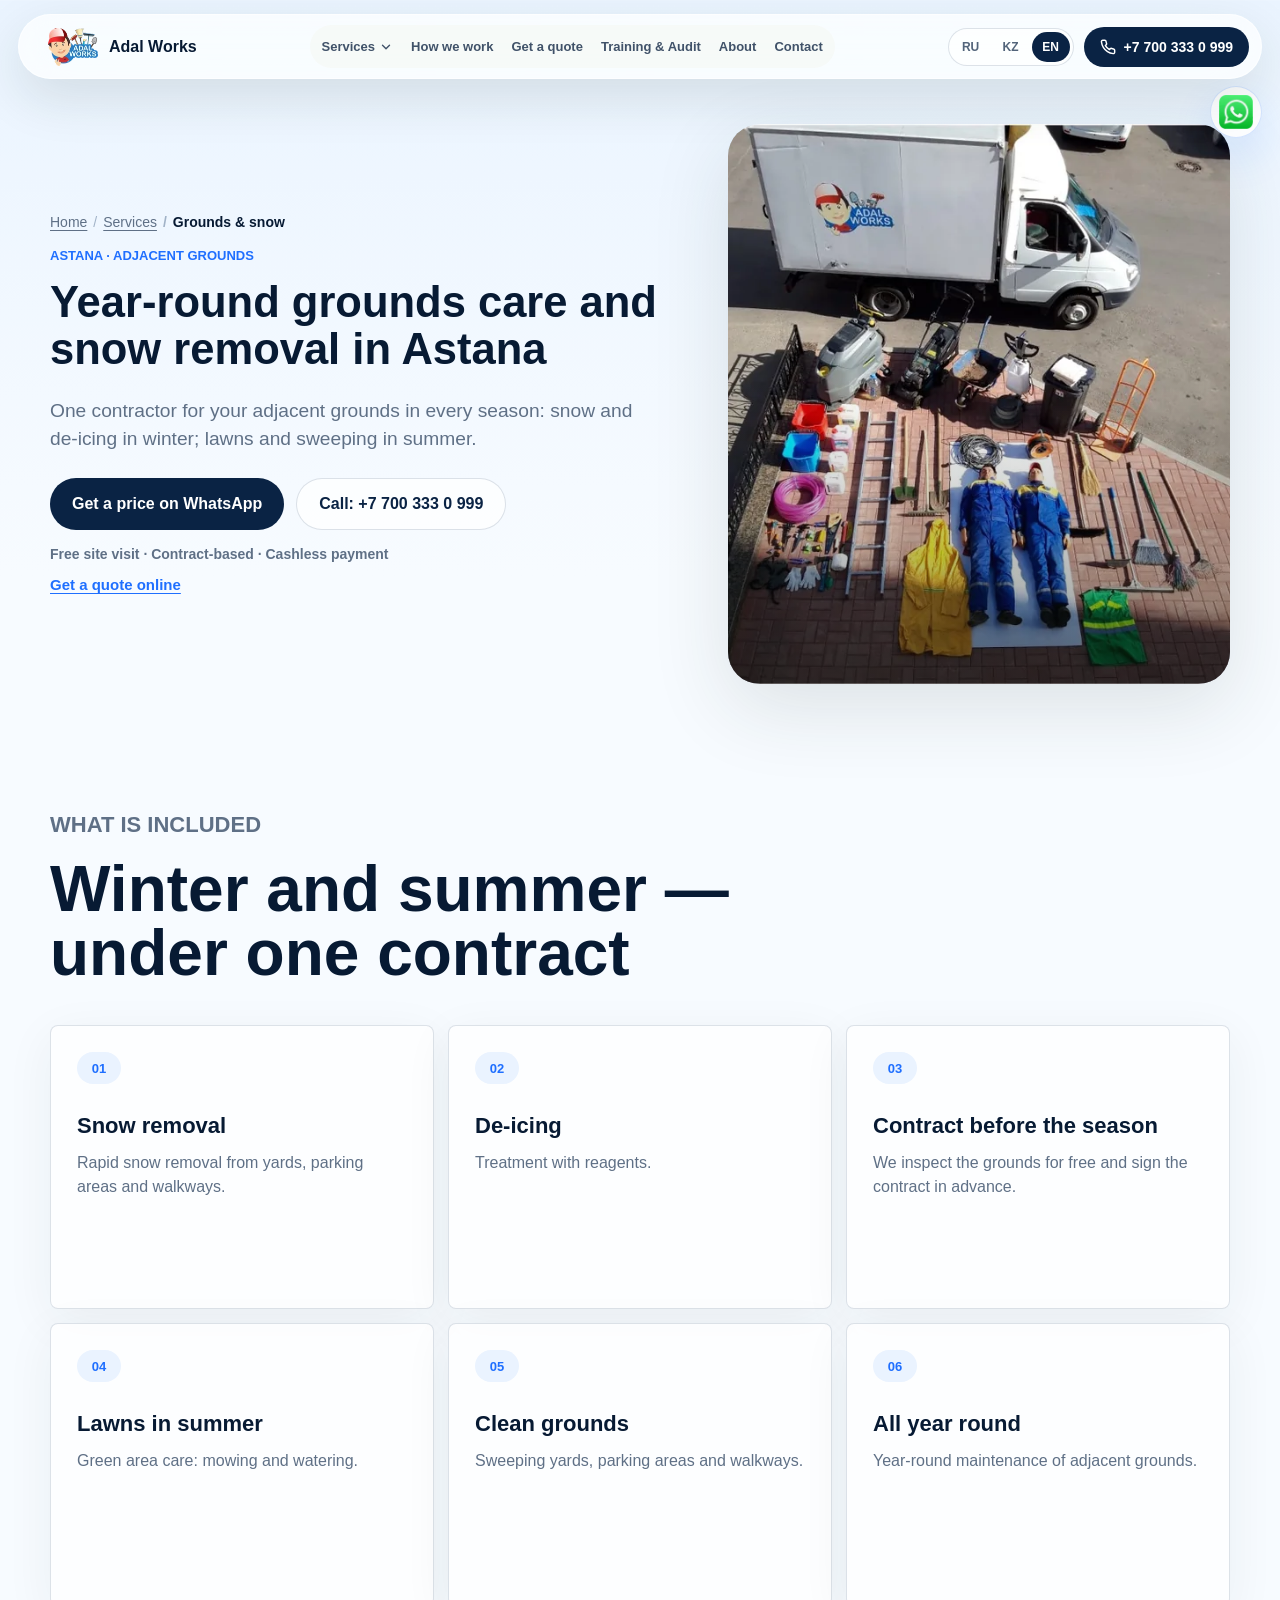
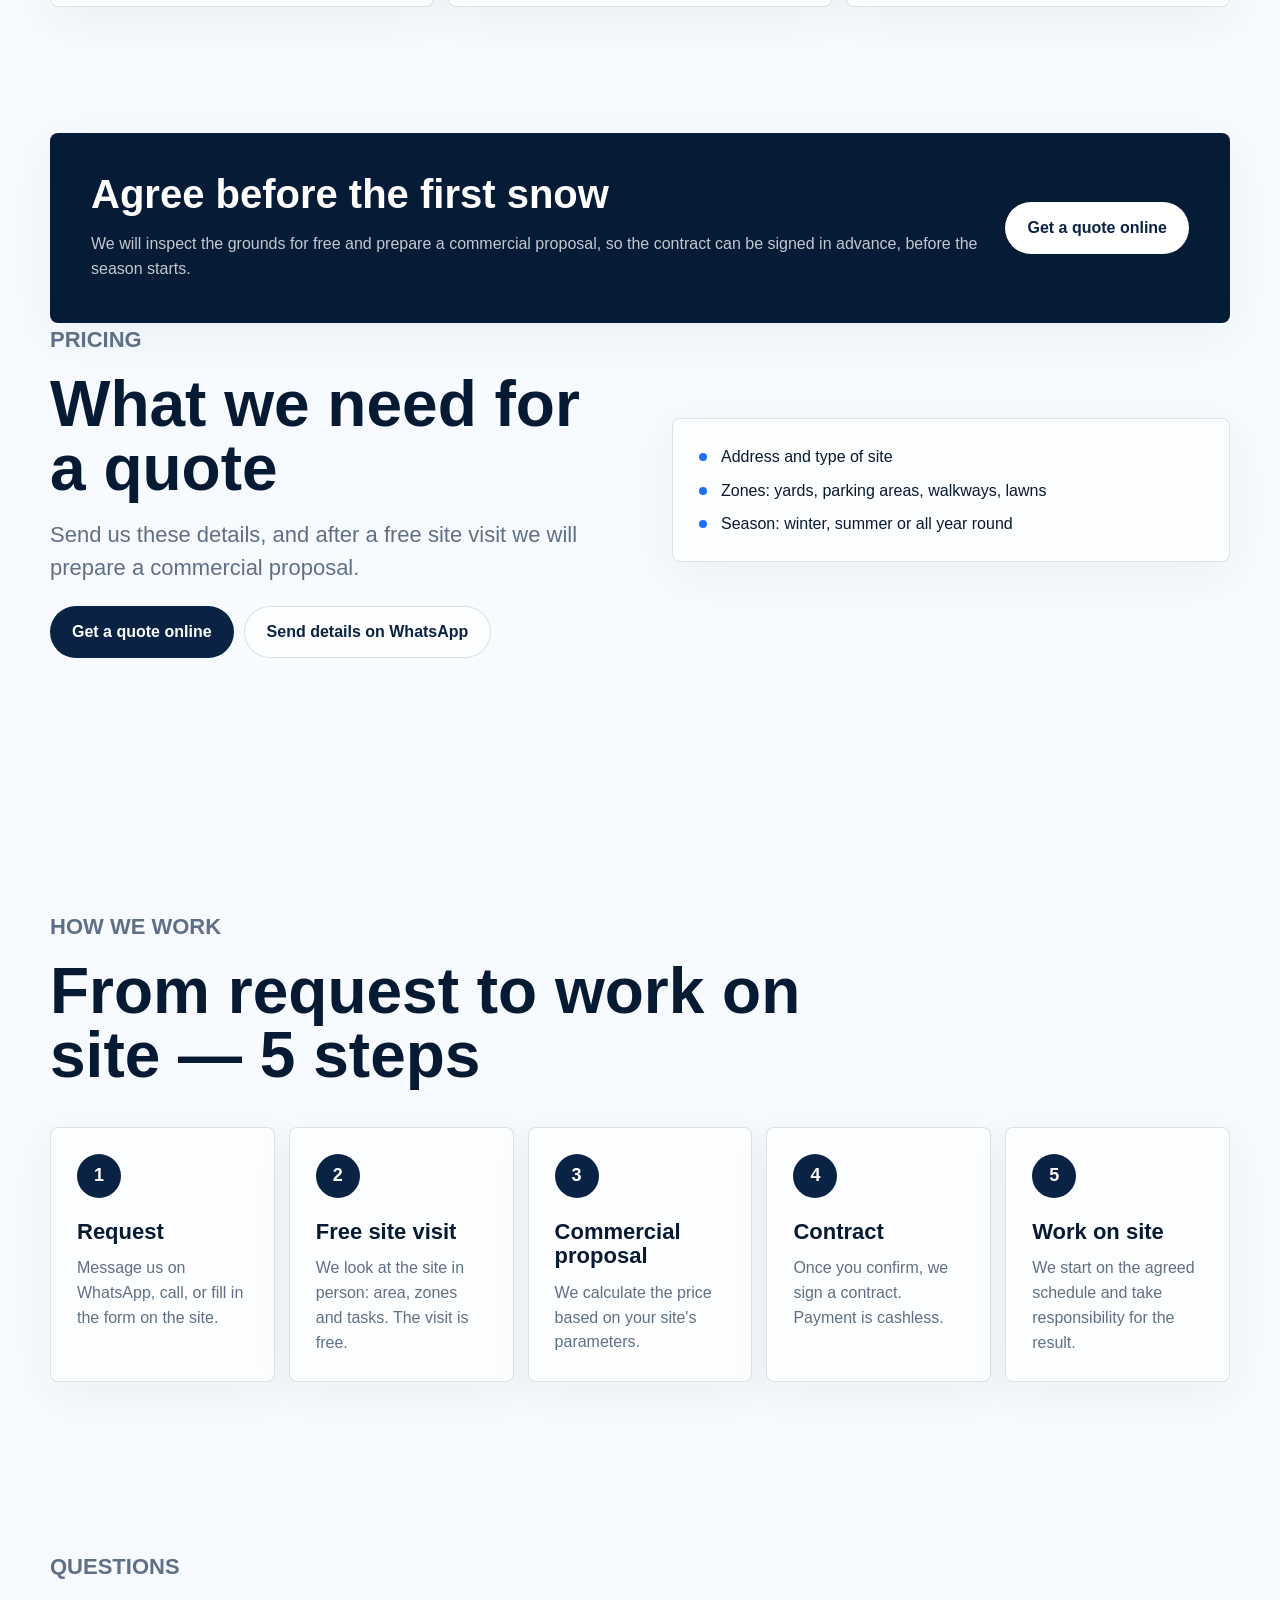
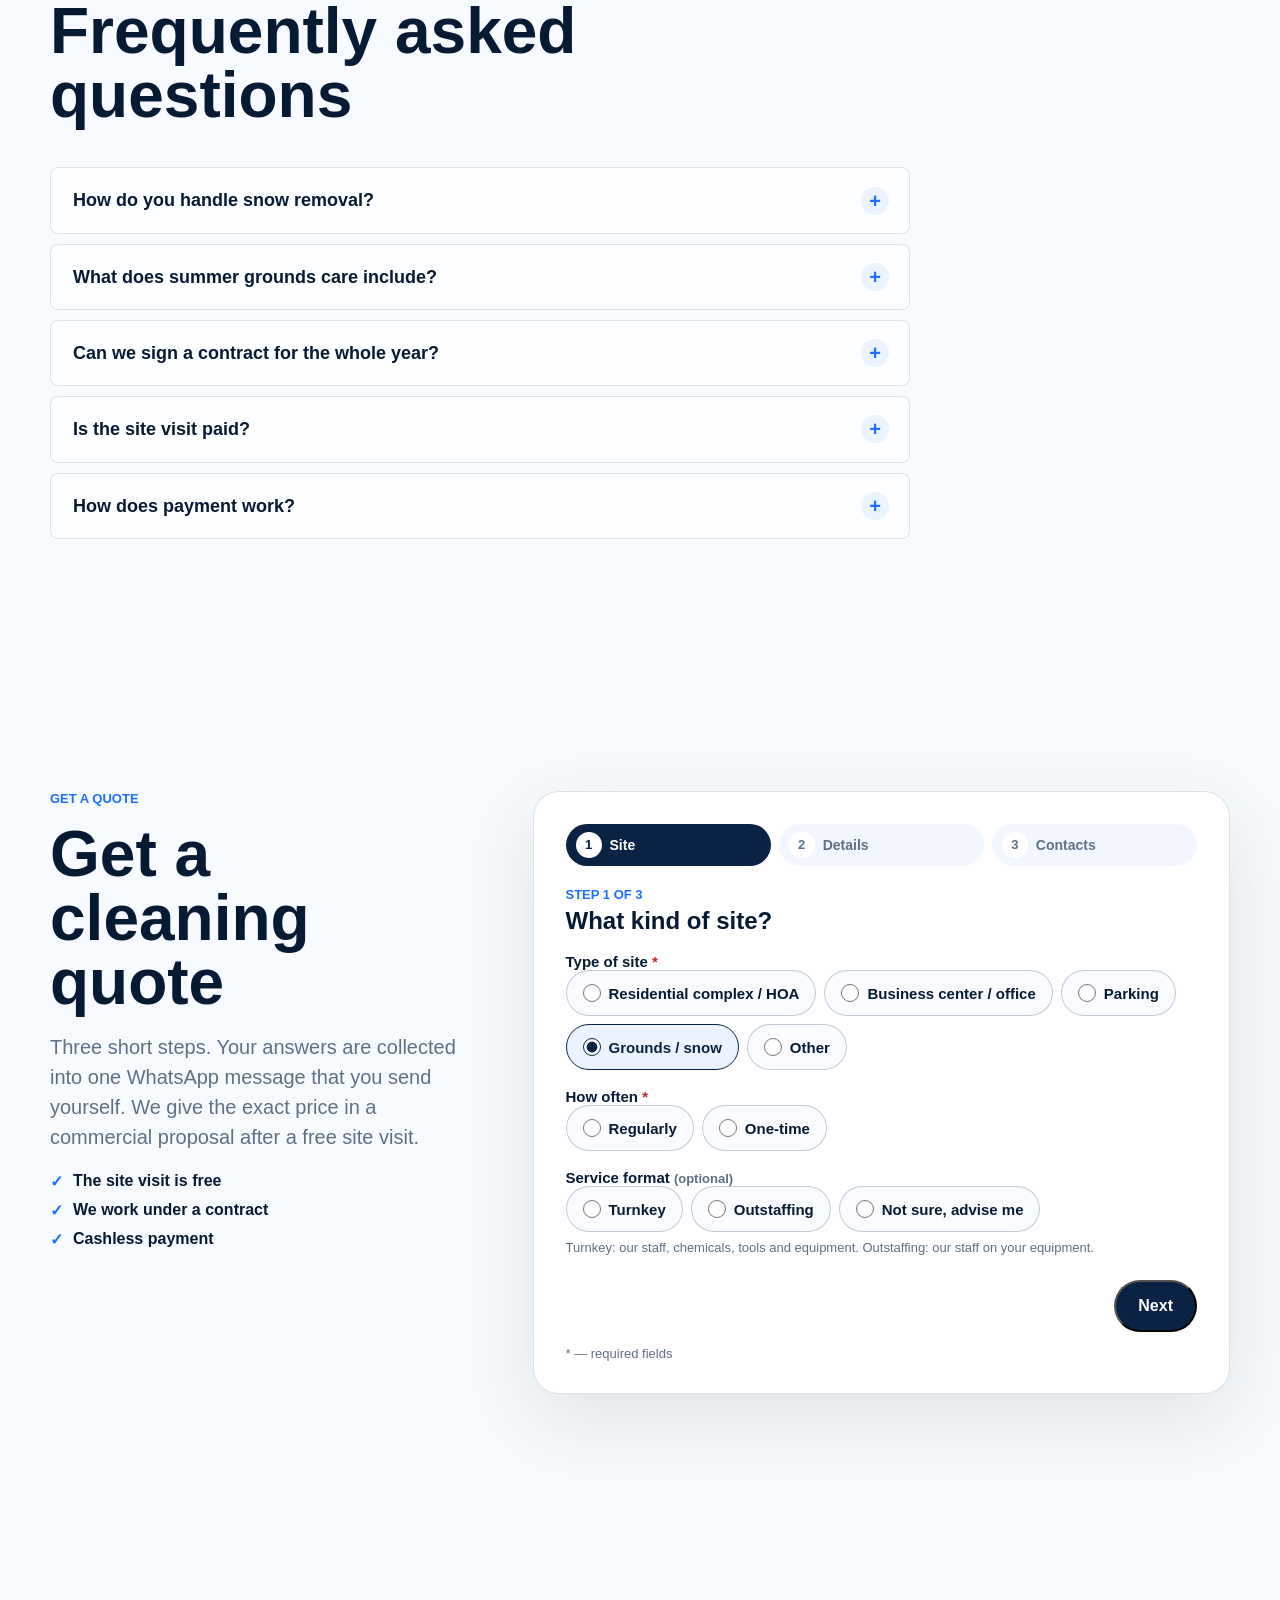
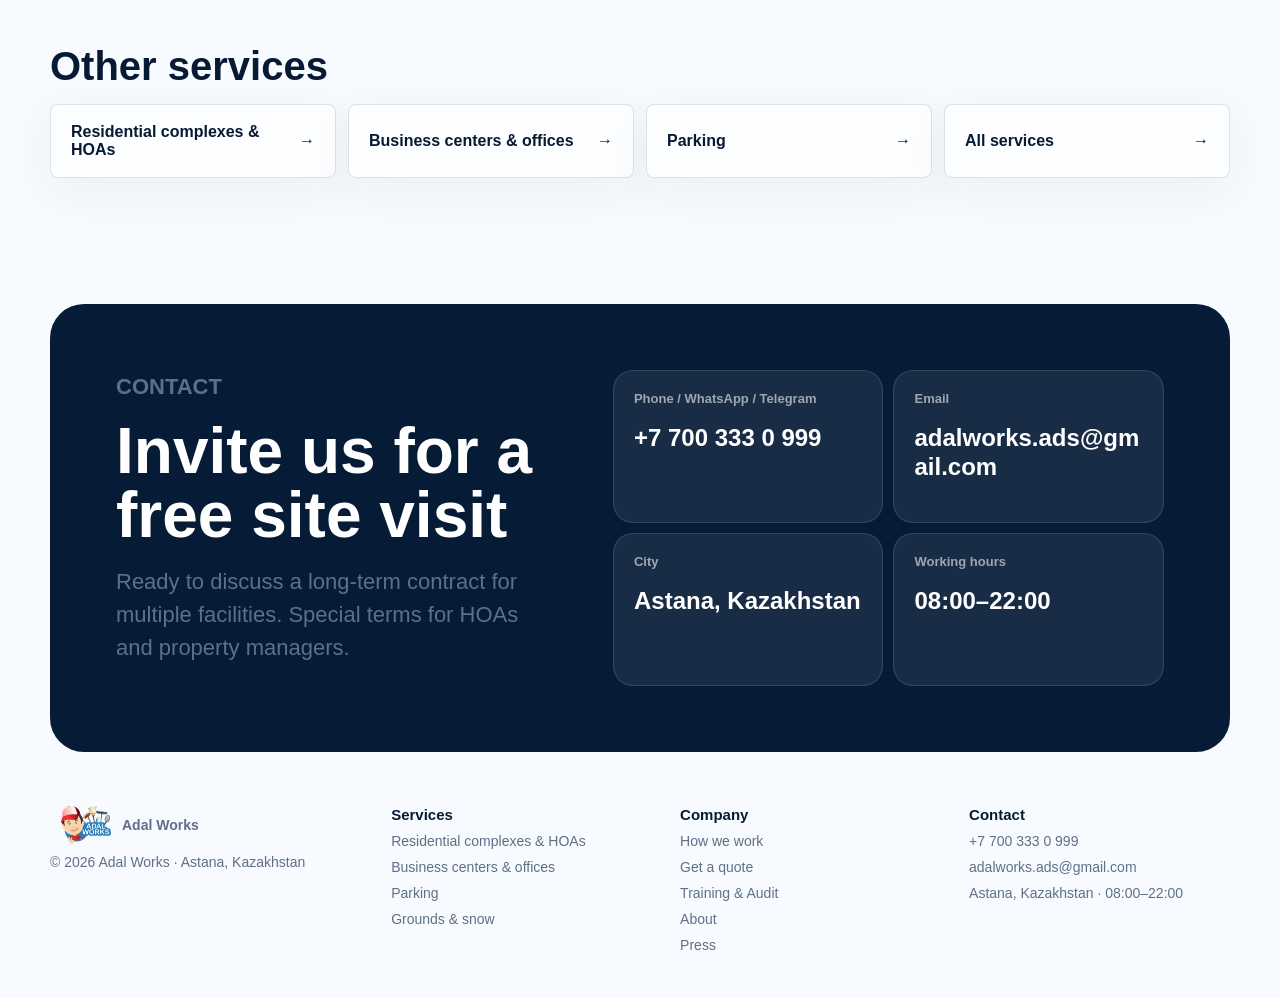
<file: aula/index.html>
<!doctype html>
<html lang="ru" data-default-lang="ru">
  <head>
    <meta charset="utf-8" />
    <meta name="viewport" content="width=device-width, initial-scale=1, viewport-fit=cover" />
    <meta name="theme-color" content="#f4f8ff" />
    <meta name="description" content="Прилегающая территория круглый год: зимой уборка снега и реагенты; летом стрижка и полив газонов, подметание. Для ЖК, БЦ и коммерческих объектов Астаны. Бесплатный осмотр." />
    <title>Уборка территории и снега в Астане круглый год | Adal Works</title>
    <link rel="canonical" href="https://adalworks.kz/aula/" />
    <meta property="og:type" content="website" />
    <meta property="og:locale" content="ru_KZ" />
    <meta property="og:locale:alternate" content="kk_KZ" />
    <meta property="og:locale:alternate" content="en_US" />
    <meta property="og:url" content="https://adalworks.kz/aula/" />
    <meta property="og:title" content="Уборка территории и снега в Астане круглый год | Adal Works" />
    <meta property="og:description" content="Прилегающая территория круглый год: зимой уборка снега и реагенты; летом стрижка и полив газонов, подметание. Для ЖК, БЦ и коммерческих объектов Астаны. Бесплатный осмотр." />
    <meta property="og:image" content="https://adalworks.kz/assets/og-image.jpg" />
    <meta property="og:image:width" content="1200" />
    <meta property="og:image:height" content="630" />
    <meta property="og:site_name" content="Adal Works" />
    <meta name="twitter:card" content="summary_large_image" />
    <meta name="twitter:title" content="Уборка территории и снега в Астане круглый год | Adal Works" />
    <meta name="twitter:description" content="Прилегающая территория круглый год: зимой уборка снега и реагенты; летом стрижка и полив газонов, подметание. Для ЖК, БЦ и коммерческих объектов Астаны. Бесплатный осмотр." />
    <meta name="twitter:image" content="https://adalworks.kz/assets/og-image.jpg" />
    <link rel="icon" href="/favicon.ico" sizes="any" />
    <link rel="icon" href="/favicon-32.png" type="image/png" sizes="32x32" />
    <link rel="apple-touch-icon" href="/apple-touch-icon.png" />
    <link rel="manifest" href="/site.webmanifest" />
    <link rel="preload" href="/assets/team-portrait.webp" as="image" type="image/webp" fetchpriority="high" />
    <link rel="stylesheet" href="/styles.css?v=e686eab7" />
    <script type="application/ld+json">
{
  "@context": "https://schema.org",
  "@type": "Service",
  "name": "Уборка территории и снега в Астане круглый год",
  "description": "Уборка прилегающей территории в Астане круглый год: снегоуборка и реагенты зимой, уход за газонами летом.",
  "serviceType": "Территория и снег",
  "url": "https://adalworks.kz/aula/",
  "areaServed": {
    "@type": "City",
    "name": "Astana"
  },
  "provider": {
    "@type": "LocalBusiness",
    "additionalType": "https://schema.org/CleaningService",
    "name": "Adal Works",
    "url": "https://adalworks.kz/",
    "telephone": "+77003330999",
    "email": "adalworks.ads@gmail.com",
    "address": {
      "@type": "PostalAddress",
      "addressLocality": "Astana",
      "addressCountry": "KZ"
    }
  }
}
    </script>
    <script type="application/ld+json">
{
  "@context": "https://schema.org",
  "@type": "BreadcrumbList",
  "itemListElement": [
    {
      "@type": "ListItem",
      "position": 1,
      "name": "Adal Works",
      "item": "https://adalworks.kz/"
    },
    {
      "@type": "ListItem",
      "position": 2,
      "name": "Территория и снег",
      "item": "https://adalworks.kz/aula/"
    }
  ]
}
    </script>
  </head>
  <body>
    <header class="site-header" data-header>
      <a class="brand" href="/" aria-label="Adal Works">
        <picture>
          <source srcset="/assets/logo.webp" type="image/webp" />
          <img src="/assets/logo.png" alt="Adal Works" width="52" height="38" />
        </picture>
        <span>Adal Works</span>
      </a>

      <nav class="desktop-nav" aria-label="Основная навигация" data-i18n-aria="navAria">
        <div class="nav-dropdown" data-dropdown>
          <button class="nav-dropdown-button" type="button" aria-expanded="false" aria-controls="services-menu" data-dropdown-button>
            <span data-i18n="navServices">Услуги</span><svg xmlns="http://www.w3.org/2000/svg" width="14" height="14" viewBox="0 0 24 24" fill="none" stroke="currentColor" stroke-width="2.4" stroke-linecap="round" stroke-linejoin="round" aria-hidden="true"><polyline points="6 9 12 15 18 9"></polyline></svg>
          </button>
          <div class="nav-dropdown-menu" id="services-menu">
            <a href="/zhk/" data-i18n="navZhk">ЖК, ОСИ и УК</a>
            <a href="/biznes-centr/" data-i18n="navBc">Бизнес-центры и офисы</a>
            <a href="/parking/" data-i18n="navParking">Паркинги</a>
            <a href="/aula/" aria-current="page" data-i18n="navTerritory">Территория и снег</a>
            <a href="/#services" data-i18n="navServicesAll">Все услуги</a>
          </div>
        </div>
        <a href="#how-we-work" data-i18n="navHow">Как мы работаем</a>
        <a href="#quote" data-i18n="navQuote">Расчёт стоимости</a>
        <a href="/#training-audit" data-i18n="navTraining">Обучение и аудит</a>
        <a href="/#about" data-i18n="navAbout">О нас</a>
        <a href="#contact" data-i18n="navContact">Контакты</a>
      </nav>

      <div class="header-actions">
        <div class="language-switch" role="group" aria-label="Выбор языка" data-i18n-aria="langAria">
          <button type="button" data-lang="ru">RU</button>
          <button type="button" data-lang="kz">KZ</button>
          <button type="button" data-lang="en">EN</button>
        </div>
        <a class="header-phone" href="tel:+77003330999" aria-label="+7 700 333 0 999">
          <svg xmlns="http://www.w3.org/2000/svg" width="16" height="16" viewBox="0 0 24 24" fill="none" stroke="currentColor" stroke-width="2.2" stroke-linecap="round" stroke-linejoin="round" aria-hidden="true">
            <path d="M22 16.92v3a2 2 0 0 1-2.18 2 19.79 19.79 0 0 1-8.63-3.07 19.5 19.5 0 0 1-6-6 19.79 19.79 0 0 1-3.07-8.67A2 2 0 0 1 4.11 2h3a2 2 0 0 1 2 1.72c.13.96.36 1.9.7 2.81a2 2 0 0 1-.45 2.11L8.09 9.91a16 16 0 0 0 6 6l1.27-1.27a2 2 0 0 1 2.11-.45c.91.34 1.85.57 2.81.7A2 2 0 0 1 22 16.92z"></path>
          </svg>
          <span>+7 700 333 0 999</span>
        </a>
        <button class="menu-button" type="button" aria-label="Открыть меню" data-i18n-aria="menuOpen" aria-expanded="false" aria-controls="mobile-menu" data-menu-button>
          <svg xmlns="http://www.w3.org/2000/svg" width="24" height="24" viewBox="0 0 24 24" fill="none" stroke="currentColor" stroke-width="2" stroke-linecap="round" stroke-linejoin="round" aria-hidden="true">
            <line x1="3" y1="12" x2="21" y2="12"></line>
            <line x1="3" y1="6" x2="21" y2="6"></line>
            <line x1="3" y1="18" x2="21" y2="18"></line>
          </svg>
        </button>
      </div>
    </header>

    <a class="whatsapp-float" href="https://wa.me/77003330999" data-whatsapp data-i18n-aria="whatsappFloatLabel" aria-label="Написать в WhatsApp">
      <picture>
        <source srcset="/assets/whatsapp.webp" type="image/webp" />
        <img src="/assets/whatsapp.png" alt="" width="36" height="36" />
      </picture>
    </a>

    <div class="mobile-menu" id="mobile-menu" data-mobile-menu>
      <span class="mobile-menu-label" data-i18n="navServices">Услуги</span>
        <a class="mobile-sub" href="/zhk/" data-i18n="navZhk">ЖК, ОСИ и УК</a>
        <a class="mobile-sub" href="/biznes-centr/" data-i18n="navBc">Бизнес-центры и офисы</a>
        <a class="mobile-sub" href="/parking/" data-i18n="navParking">Паркинги</a>
        <a class="mobile-sub" href="/aula/" aria-current="page" data-i18n="navTerritory">Территория и снег</a>
      <a href="#how-we-work" data-i18n="navHow">Как мы работаем</a>
      <a href="#quote" data-i18n="navQuote">Расчёт стоимости</a>
      <a href="/#training-audit" data-i18n="navTraining">Обучение и аудит</a>
      <a href="/#about" data-i18n="navAbout">О нас</a>
      <a href="#contact" data-i18n="navContact">Контакты</a>
    </div>

    <main id="top" class="service-page">
      <section class="hero page-hero">
        <div class="hero-copy">
          <nav class="breadcrumbs" aria-label="Навигационная цепочка" data-i18n-aria="crumbAria">
            <ol>
              <li><a href="/" data-i18n="crumbHome">Главная</a></li>
              <li><a href="/#services" data-i18n="navServices">Услуги</a></li>
              <li aria-current="page" data-i18n="navTerritory">Территория и снег</li>
            </ol>
          </nav>
          <p class="eyebrow" data-i18n="pageHeroTag">Астана · Прилегающая территория</p>
          <h1 data-i18n="pageH1">Уборка территории и снега в Астане круглый год</h1>
          <p class="lead" data-i18n="pageLead">Один подрядчик на прилегающую территорию в любое время года: зимой — снег и реагенты, летом — газоны и подметание.</p>
          <div class="hero-actions">
            <a class="button primary" href="https://wa.me/77003330999" data-whatsapp data-i18n-whatsapp="pageWhatsapp" data-i18n="ctaQuote">Узнать стоимость в WhatsApp</a>
            <a class="button secondary" href="tel:+77003330999" data-i18n="ctaCall">Позвонить: +7 700 333 0 999</a>
          </div>
          <p class="hero-note"><span data-i18n="heroNote">Бесплатный осмотр объекта · Работаем по договору · Безналичный расчёт</span></p>
          <a class="text-link" href="#quote" data-i18n="ctaForm">Рассчитать стоимость онлайн</a>
        </div>
        <div class="hero-media">
          <picture><source srcset="/assets/team-portrait.webp" type="image/webp" /><img src="/assets/team-portrait.jpg" alt="Инвентарь и техника Adal Works" data-i18n-alt="pageImgAlt" width="629" height="666" fetchpriority="high" /></picture>
        </div>
      </section>

      <section class="section intro" id="includes">
        <div class="section-heading">
          <p class="eyebrow" data-i18n="incTag">Что входит</p>
          <h2 data-i18n="incTitle">Зима и лето — по одному договору</h2>
        </div>
        <div class="service-grid">
          <article class="service-card">
            <span>01</span>
            <h3 data-i18n="inc1Title">Уборка снега</h3>
            <p data-i18n="inc1Text">Оперативная уборка снега с дворов, парковок, пешеходных зон.</p>
          </article>
          <article class="service-card">
            <span>02</span>
            <h3 data-i18n="inc2Title">Антигололёд</h3>
            <p data-i18n="inc2Text">Обработка реагентами.</p>
          </article>
          <article class="service-card">
            <span>03</span>
            <h3 data-i18n="inc3Title">Договор до сезона</h3>
            <p data-i18n="inc3Text">Бесплатно осматриваем территорию и заключаем договор заранее.</p>
          </article>
          <article class="service-card">
            <span>04</span>
            <h3 data-i18n="inc4Title">Газоны летом</h3>
            <p data-i18n="inc4Text">Уход за зелёными насаждениями: стрижка и полив.</p>
          </article>
          <article class="service-card">
            <span>05</span>
            <h3 data-i18n="inc5Title">Чистая территория</h3>
            <p data-i18n="inc5Text">Подметание дворов, парковок и пешеходных зон.</p>
          </article>
          <article class="service-card">
            <span>06</span>
            <h3 data-i18n="inc6Title">Круглый год</h3>
            <p data-i18n="inc6Text">Круглогодичное обслуживание прилегающей территории.</p>
          </article>
        </div>
      </section>

      <section class="section plan-callout">
        <div>
          <h2 data-i18n="planTitle">Договоритесь до первого снега</h2>
          <p data-i18n="planText">Осмотрим территорию бесплатно и подготовим коммерческое предложение, чтобы договор можно было заключить заранее, до начала сезона.</p>
        </div>
        <a class="button primary" href="#quote" data-i18n="ctaForm">Рассчитать стоимость онлайн</a>
      </section>

      <section class="section pricing page-pricing" id="pricing">
        <div class="pricing-copy">
          <p class="eyebrow" data-i18n="priceTag">Стоимость</p>
          <h2 data-i18n="pagePriceTitle">Что нужно для расчёта</h2>
          <p data-i18n="pagePriceLead">Пришлите эти данные — после бесплатного осмотра подготовим коммерческое предложение.</p>
          <div class="pricing-actions">
            <a class="button primary" href="#quote" data-i18n="ctaForm">Рассчитать стоимость онлайн</a>
            <a class="button secondary" href="https://wa.me/77003330999" data-whatsapp data-i18n-whatsapp="pageWhatsapp" data-i18n="priceButton">Отправить данные в WhatsApp</a>
          </div>
        </div>
        <div class="price-factors single">
          <div>
            <ul>
            <li data-i18n="tp1">Адрес и тип объекта</li>
            <li data-i18n="tp2">Зоны: дворы, парковки, пешеходные зоны, газоны</li>
            <li data-i18n="tp3">Сезон: зима, лето или круглый год</li>
            </ul>
          </div>
        </div>
      </section>
      <section class="section steps" id="how-we-work">
        <div class="section-heading">
          <p class="eyebrow" data-i18n="stepsTag">Как мы работаем</p>
          <h2 data-i18n="stepsTitle">От заявки до работы на объекте — 5 шагов</h2>
        </div>
        <ol class="steps-grid">
          <li class="step-card">
            <span>1</span>
            <h3 data-i18n="step1Title">Заявка</h3>
            <p data-i18n="step1Text">Пишете в WhatsApp, звоните или заполняете форму на сайте.</p>
          </li>
          <li class="step-card">
            <span>2</span>
            <h3 data-i18n="step2Title">Бесплатный осмотр</h3>
            <p data-i18n="step2Text">Смотрим объект на месте: площадь, зоны и задачи. Осмотр бесплатный.</p>
          </li>
          <li class="step-card">
            <span>3</span>
            <h3 data-i18n="step3Title">Коммерческое предложение</h3>
            <p data-i18n="step3Text">Рассчитываем стоимость по параметрам вашего объекта.</p>
          </li>
          <li class="step-card">
            <span>4</span>
            <h3 data-i18n="step4Title">Договор</h3>
            <p data-i18n="step4Text">При подтверждении заключаем договор. Оплата — по безналичному расчёту.</p>
          </li>
          <li class="step-card">
            <span>5</span>
            <h3 data-i18n="step5Title">Работа на объекте</h3>
            <p data-i18n="step5Text">Выходим на объект по согласованному графику и отвечаем за результат.</p>
          </li>
        </ol>
      </section>
      <section class="section faq" id="faq">
        <div class="section-heading">
          <p class="eyebrow" data-i18n="faqTag">Вопросы</p>
          <h2 data-i18n="faqTitle">Частые вопросы</h2>
        </div>
        <div class="faq-list">
          <details class="faq-item">
            <summary data-i18n="qSnowQ">Как вы убираете снег?</summary>
            <p data-i18n="qSnowA">Зимой убираем снег с дворов, парковок и пешеходных зон и обрабатываем территорию реагентами. Снегоуборку можно включить в общий договор вместе с уборкой помещений.</p>
          </details>
          <details class="faq-item">
            <summary data-i18n="pq1Q">Что входит в летний уход за территорией?</summary>
            <p data-i18n="pq1A">Уход за зелёными насаждениями: стрижка и полив газонов, а также подметание территории.</p>
          </details>
          <details class="faq-item">
            <summary data-i18n="pq2Q">Можно ли заключить договор на весь год?</summary>
            <p data-i18n="pq2A">Да. Обслуживаем прилегающую территорию круглый год: зимой снег, летом зелёные насаждения.</p>
          </details>
          <details class="faq-item">
            <summary data-i18n="qFreeQ">Осмотр объекта платный?</summary>
            <p data-i18n="qFreeA">Нет, осмотр бесплатный. После осмотра рассчитываем коммерческое предложение, а при вашем подтверждении заключаем договор.</p>
          </details>
          <details class="faq-item">
            <summary data-i18n="qPayQ">Как происходит оплата?</summary>
            <p data-i18n="qPayA">Работаем по договору, оплата — по безналичному расчёту.</p>
          </details>
        </div>
      </section>
      <section class="section quote" id="quote">
        <div class="quote-intro">
          <p class="eyebrow" data-i18n="formTag">Расчёт стоимости</p>
          <h2 id="quote-title" data-i18n="formTitle">Рассчитать стоимость уборки</h2>
          <p data-i18n="formLead">Три коротких шага. Ответы соберутся в одно сообщение в WhatsApp, и вы отправите его сами. Точную стоимость назовём в коммерческом предложении после бесплатного осмотра.</p>
          <ul class="quote-points">
            <li data-i18n="formPoint1">Осмотр объекта бесплатный</li>
            <li data-i18n="formPoint2">Работаем по договору</li>
            <li data-i18n="formPoint3">Безналичный расчёт</li>
          </ul>
        </div>
        <form class="quote-form" data-quote-form novalidate aria-labelledby="quote-title" data-preset-type="territory">
          <ol class="quote-progress">
          <li data-progress="1" class="is-current" aria-current="step"><span class="quote-progress-num" aria-hidden="true">1</span><span data-i18n="formStep1Name">Объект</span></li>
          <li data-progress="2"><span class="quote-progress-num" aria-hidden="true">2</span><span data-i18n="formStep2Name">Параметры</span></li>
          <li data-progress="3"><span class="quote-progress-num" aria-hidden="true">3</span><span data-i18n="formStep3Name">Контакты</span></li>
          </ol>
          <div class="quote-error-summary" data-error-summary role="alert" hidden><span data-i18n="formErrSummary">Проверьте отмеченные поля</span></div>

          <div class="quote-step" data-step="1" role="group" aria-labelledby="quote-step-1-title">
            <h3 class="quote-step-title" id="quote-step-1-title" tabindex="-1"><span class="quote-step-count"><span data-i18n="formStepWord">Шаг</span> 1 <span data-i18n="formStepOf">из 3</span></span><span data-i18n="formStep1Title">Какой у вас объект?</span></h3>
            <fieldset class="field" data-field="type" data-label="formType" data-required="choice">
              <legend class="field-label"><span data-i18n="formType">Тип объекта</span><span class="req" aria-hidden="true"> *</span></legend>
              <div class="choice-grid">
                <label class="choice"><input type="radio" name="type" value="zhk" aria-describedby="err-type" /><span data-i18n="formTypeZhk">ЖК / ОСИ</span></label>
                <label class="choice"><input type="radio" name="type" value="bc" aria-describedby="err-type" /><span data-i18n="formTypeBc">Бизнес-центр / офис</span></label>
                <label class="choice"><input type="radio" name="type" value="parking" aria-describedby="err-type" /><span data-i18n="formTypeParking">Паркинг</span></label>
                <label class="choice"><input type="radio" name="type" value="territory" aria-describedby="err-type" /><span data-i18n="formTypeTerritory">Территория / снег</span></label>
                <label class="choice"><input type="radio" name="type" value="other" aria-describedby="err-type" /><span data-i18n="formTypeOther">Другое</span></label>
              </div>
              <p class="field-error" id="err-type" data-error hidden></p>
            </fieldset>
            <fieldset class="field" data-field="frequency" data-label="formFreq" data-required="choice">
              <legend class="field-label"><span data-i18n="formFreq">Как часто нужна уборка</span><span class="req" aria-hidden="true"> *</span></legend>
              <div class="choice-grid">
                <label class="choice"><input type="radio" name="frequency" value="regular" aria-describedby="err-frequency" /><span data-i18n="formFreqRegular">Регулярно</span></label>
                <label class="choice"><input type="radio" name="frequency" value="once" aria-describedby="err-frequency" /><span data-i18n="formFreqOnce">Разово</span></label>
              </div>
              <p class="field-error" id="err-frequency" data-error hidden></p>
            </fieldset>
            <fieldset class="field" data-field="format" data-label="formFormat">
              <legend class="field-label"><span data-i18n="formFormat">Формат работы</span> <span class="optional">(<span data-i18n="formOptional">необязательно</span>)</span></legend>
              <div class="choice-grid">
                <label class="choice"><input type="radio" name="format" value="turnkey" aria-describedby="err-format" /><span data-i18n="formFormatTurnkey">Под ключ</span></label>
                <label class="choice"><input type="radio" name="format" value="outstaff" aria-describedby="err-format" /><span data-i18n="formFormatOut">Аутстаффинг</span></label>
                <label class="choice"><input type="radio" name="format" value="unsure" aria-describedby="err-format" /><span data-i18n="formFormatUnsure">Не знаю, посоветуйте</span></label>
              </div>
              <p class="field-error" id="err-format" data-error hidden></p>
              <p class="field-hint" data-i18n="formFormatHint">Под ключ — наш персонал, химия, инвентарь и оборудование. Аутстаффинг — наш персонал на вашем оборудовании.</p>
            </fieldset>
            <div class="quote-actions"><button class="button primary" type="button" data-next><span data-i18n="formNext">Далее</span></button></div>
          </div>

          <div class="quote-step" data-step="2" role="group" aria-labelledby="quote-step-2-title" hidden>
            <h3 class="quote-step-title" id="quote-step-2-title" tabindex="-1"><span class="quote-step-count"><span data-i18n="formStepWord">Шаг</span> 2 <span data-i18n="formStepOf">из 3</span></span><span data-i18n="formStep2Title">Параметры объекта</span></h3>
            <div class="field-group" data-show-for="zhk">
            <div class="field" data-field="entrances" data-label="formEntrances" data-required="number" data-kind="number">
              <label class="field-label" for="q-entrances"><span data-i18n="formEntrances">Количество подъездов</span><span class="req" aria-hidden="true"> *</span></label>
              <input id="q-entrances" name="entrances" type="text" inputmode="numeric" pattern="[0-9]*" autocomplete="off" aria-describedby="err-entrances" aria-required="true" />
              <p class="field-error" id="err-entrances" data-error hidden></p>
            </div>
            <div class="field" data-field="floors" data-label="formFloors">
              <label class="field-label" for="q-floors"><span data-i18n="formFloors">Этажность каждого подъезда</span></label>
              <input id="q-floors" name="floors" type="text" aria-describedby="err-floors hint-floors" />
              <p class="field-hint" id="hint-floors" data-i18n="formFloorsHint">Например: 9, 9, 12, 16</p>
              <p class="field-error" id="err-floors" data-error hidden></p>
            </div>
            <div class="field" data-field="spaces_zhk" data-label="formSpaces" data-kind="number">
              <label class="field-label" for="q-spaces_zhk"><span data-i18n="formSpaces">Машиномест в паркинге</span></label>
              <input id="q-spaces_zhk" name="spaces_zhk" type="text" inputmode="numeric" pattern="[0-9]*" autocomplete="off" aria-describedby="err-spaces_zhk hint-spaces_zhk" />
              <p class="field-hint" id="hint-spaces_zhk" data-i18n="formSpacesHint">Если паркинга нет, оставьте пустым</p>
              <p class="field-error" id="err-spaces_zhk" data-error hidden></p>
            </div>
            <div class="field field-wide form-std" data-field="std_zhk" data-label="formStdLabel" data-static="formStdShort" data-hide-once>
              <p class="form-std-text" data-i18n="priceZhkStd">Мы рассчитаем стандартный формат уборки ЖК: входные группы — ежедневно с понедельника по субботу, все этажи — 3 раза в неделю (пн, ср, пт), генеральная уборка — раз в месяц.</p>
            </div>
            </div>
            <div class="field-group" data-show-for="bc other">
            <div class="field" data-field="area" data-label="formArea" data-required="number" data-kind="number">
              <label class="field-label" for="q-area"><span data-i18n="formArea">Площадь, м²</span><span class="req" aria-hidden="true"> *</span></label>
              <input id="q-area" name="area" type="text" inputmode="numeric" pattern="[0-9]*" autocomplete="off" aria-describedby="err-area" aria-required="true" />
              <p class="field-error" id="err-area" data-error hidden></p>
            </div>
            <div class="field" data-field="storeys" data-label="formStoreys" data-kind="number">
              <label class="field-label" for="q-storeys"><span data-i18n="formStoreys">Этажность</span> <span class="optional">(<span data-i18n="formOptional">необязательно</span>)</span></label>
              <input id="q-storeys" name="storeys" type="text" inputmode="numeric" pattern="[0-9]*" autocomplete="off" aria-describedby="err-storeys" />
              <p class="field-error" id="err-storeys" data-error hidden></p>
            </div>
            <div class="field" data-field="restrooms" data-label="formRestrooms" data-kind="number">
              <label class="field-label" for="q-restrooms"><span data-i18n="formRestrooms">Количество санузлов</span> <span class="optional">(<span data-i18n="formOptional">необязательно</span>)</span></label>
              <input id="q-restrooms" name="restrooms" type="text" inputmode="numeric" pattern="[0-9]*" autocomplete="off" aria-describedby="err-restrooms" />
              <p class="field-error" id="err-restrooms" data-error hidden></p>
            </div>
            <div class="field" data-field="cover" data-label="formCover">
              <label class="field-label" for="q-cover"><span data-i18n="formCover">Тип покрытия пола</span> <span class="optional">(<span data-i18n="formOptional">необязательно</span>)</span></label>
              <select id="q-cover" name="cover" aria-describedby="err-cover">
                <option value="" data-i18n="formChoose">Выберите</option>
                <option value="tile" data-i18n="formCoverTile">Плитка / керамогранит</option>
                <option value="lino" data-i18n="formCoverLino">Линолеум / ПВХ</option>
                <option value="carpet" data-i18n="formCoverCarpet">Ковролин</option>
                <option value="concrete" data-i18n="formCoverConcrete">Наливной пол / бетон</option>
                <option value="mixed" data-i18n="formCoverMixed">Смешанное</option>
                <option value="unknown" data-i18n="formCoverUnknown">Не знаю</option>
              </select>
              <p class="field-error" id="err-cover" data-error hidden></p>
            </div>
            <div class="field" data-field="period_com" data-label="formPeriod" data-required="select" data-hide-once>
              <label class="field-label" for="q-period_com"><span data-i18n="formPeriod">Периодичность уборки</span><span class="req" aria-hidden="true"> *</span></label>
              <select id="q-period_com" name="period_com" aria-describedby="err-period_com" aria-required="true">
                <option value="" data-i18n="formChoose">Выберите</option>
                <option value="daily" data-i18n="formPeriodDaily">Ежедневно</option>
                <option value="several" data-i18n="formPeriodSeveral">Несколько раз в неделю</option>
                <option value="weekly" data-i18n="formPeriodWeekly">Раз в неделю</option>
                <option value="other" data-i18n="formPeriodOther">Другое, напишу в комментарии</option>
              </select>
              <p class="field-error" id="err-period_com" data-error hidden></p>
            </div>
            </div>
            <div class="field-group" data-show-for="parking">
            <div class="field" data-field="spaces_parking" data-label="formSpaces" data-required="number" data-kind="number">
              <label class="field-label" for="q-spaces_parking"><span data-i18n="formSpaces">Машиномест в паркинге</span><span class="req" aria-hidden="true"> *</span></label>
              <input id="q-spaces_parking" name="spaces_parking" type="text" inputmode="numeric" pattern="[0-9]*" autocomplete="off" aria-describedby="err-spaces_parking" aria-required="true" />
              <p class="field-error" id="err-spaces_parking" data-error hidden></p>
            </div>
            <div class="field" data-field="parking_area" data-label="formParkingArea" data-kind="number">
              <label class="field-label" for="q-parking_area"><span data-i18n="formParkingArea">Площадь паркинга, м² (если известна)</span> <span class="optional">(<span data-i18n="formOptional">необязательно</span>)</span></label>
              <input id="q-parking_area" name="parking_area" type="text" inputmode="numeric" pattern="[0-9]*" autocomplete="off" aria-describedby="err-parking_area" />
              <p class="field-error" id="err-parking_area" data-error hidden></p>
            </div>
            <div class="field" data-field="period_parking" data-label="formPeriod" data-required="select" data-hide-once>
              <label class="field-label" for="q-period_parking"><span data-i18n="formPeriod">Периодичность уборки</span><span class="req" aria-hidden="true"> *</span></label>
              <select id="q-period_parking" name="period_parking" aria-describedby="err-period_parking" aria-required="true">
                <option value="" data-i18n="formChoose">Выберите</option>
                <option value="daily" data-i18n="formPeriodDaily">Ежедневно</option>
                <option value="several" data-i18n="formPeriodSeveral">Несколько раз в неделю</option>
                <option value="weekly" data-i18n="formPeriodWeekly">Раз в неделю</option>
                <option value="other" data-i18n="formPeriodOther">Другое, напишу в комментарии</option>
              </select>
              <p class="field-error" id="err-period_parking" data-error hidden></p>
            </div>
            </div>
            <div class="field-group" data-show-for="territory">
            <fieldset class="field" data-field="season" data-label="formSeason" data-required="choice">
              <legend class="field-label"><span data-i18n="formSeason">Что нужно</span><span class="req" aria-hidden="true"> *</span></legend>
              <div class="choice-grid">
                <label class="choice"><input type="checkbox" name="season" value="winter" aria-describedby="err-season" /><span data-i18n="formSeasonWinter">Зимой — уборка снега</span></label>
                <label class="choice"><input type="checkbox" name="season" value="summer" aria-describedby="err-season" /><span data-i18n="formSeasonSummer">Летом — стрижка и полив газонов</span></label>
                <label class="choice"><input type="checkbox" name="season" value="year" aria-describedby="err-season" /><span data-i18n="formSeasonYear">Уборка территории круглый год</span></label>
              </div>
              <p class="field-error" id="err-season" data-error hidden></p>
            </fieldset>
            <div class="field" data-field="territory_area" data-label="formTerritoryArea" data-kind="number">
              <label class="field-label" for="q-territory_area"><span data-i18n="formTerritoryArea">Площадь территории, м² (если известна)</span> <span class="optional">(<span data-i18n="formOptional">необязательно</span>)</span></label>
              <input id="q-territory_area" name="territory_area" type="text" inputmode="numeric" pattern="[0-9]*" autocomplete="off" aria-describedby="err-territory_area" />
              <p class="field-error" id="err-territory_area" data-error hidden></p>
            </div>
            </div>
            <div class="field-group">
            <div class="field field-wide" data-field="address" data-label="formAddress">
              <label class="field-label" for="q-address"><span data-i18n="formAddress">Адрес или название ЖК</span></label>
              <input id="q-address" name="address" type="text" aria-describedby="err-address" placeholder="Астана, улица или название ЖК" data-i18n-placeholder="formAddressHint" autocomplete="street-address" />
              <p class="field-error" id="err-address" data-error hidden></p>
            </div>
            <div class="field" data-field="start" data-label="formStart">
              <label class="field-label" for="q-start"><span data-i18n="formStart">Когда начать</span> <span class="optional">(<span data-i18n="formOptional">необязательно</span>)</span></label>
              <select id="q-start" name="start" aria-describedby="err-start">
                <option value="" data-i18n="formChoose">Выберите</option>
                <option value="asap" data-i18n="formStartAsap">Как можно скорее</option>
                <option value="month" data-i18n="formStartMonth">В течение месяца</option>
                <option value="plan" data-i18n="formStartPlan">Пока планирую</option>
              </select>
              <p class="field-error" id="err-start" data-error hidden></p>
            </div>
            <div class="field" data-field="role" data-label="formRole">
              <label class="field-label" for="q-role"><span data-i18n="formRole">Кто вы</span> <span class="optional">(<span data-i18n="formOptional">необязательно</span>)</span></label>
              <select id="q-role" name="role" aria-describedby="err-role">
                <option value="" data-i18n="formChoose">Выберите</option>
                <option value="osi" data-i18n="formRoleOsi">ОСИ</option>
                <option value="uk" data-i18n="formRoleUk">Управляющая компания</option>
                <option value="owner" data-i18n="formRoleOwner">Собственник</option>
                <option value="tenant" data-i18n="formRoleTenant">Арендатор</option>
                <option value="other" data-i18n="formRoleOther">Другое</option>
              </select>
              <p class="field-error" id="err-role" data-error hidden></p>
            </div>
            </div>
            <div class="quote-actions"><button class="button secondary" type="button" data-back><span data-i18n="formBack">Назад</span></button><button class="button primary" type="button" data-next><span data-i18n="formNext">Далее</span></button></div>
          </div>

          <div class="quote-step" data-step="3" role="group" aria-labelledby="quote-step-3-title" hidden>
            <h3 class="quote-step-title" id="quote-step-3-title" tabindex="-1"><span class="quote-step-count"><span data-i18n="formStepWord">Шаг</span> 3 <span data-i18n="formStepOf">из 3</span></span><span data-i18n="formStep3Title">Как с вами связаться</span></h3>
            <div class="field-group">
            <div class="field" data-field="name" data-label="formName" data-required="text">
              <label class="field-label" for="q-name"><span data-i18n="formName">Имя</span><span class="req" aria-hidden="true"> *</span></label>
              <input id="q-name" name="name" type="text" aria-describedby="err-name" aria-required="true" autocomplete="name" maxlength="80" />
              <p class="field-error" id="err-name" data-error hidden></p>
            </div>
            <div class="field" data-field="phone" data-label="formPhone" data-required="phone">
              <label class="field-label" for="q-phone"><span data-i18n="formPhone">Телефон</span><span class="req" aria-hidden="true"> *</span></label>
              <input id="q-phone" name="phone" type="tel" aria-describedby="err-phone hint-phone" aria-required="true" autocomplete="tel" inputmode="tel" maxlength="24" />
              <p class="field-hint" id="hint-phone" data-i18n="formPhoneHint">Например: +7 700 000 00 00</p>
              <p class="field-error" id="err-phone" data-error hidden></p>
            </div>
            <div class="field" data-field="company" data-label="formCompany">
              <label class="field-label" for="q-company"><span data-i18n="formCompany">Компания или ОСИ</span> <span class="optional">(<span data-i18n="formOptional">необязательно</span>)</span></label>
              <input id="q-company" name="company" type="text" aria-describedby="err-company" autocomplete="organization" maxlength="120" />
              <p class="field-error" id="err-company" data-error hidden></p>
            </div>
            <div class="field field-wide" data-field="comment" data-label="formComment">
              <label class="field-label" for="q-comment"><span data-i18n="formComment">Комментарий</span> <span class="optional">(<span data-i18n="formOptional">необязательно</span>)</span></label>
              <textarea id="q-comment" name="comment" rows="3" maxlength="600" aria-describedby="err-comment"></textarea>
              <p class="field-error" id="err-comment" data-error hidden></p>
            </div>
            </div>
            <p class="field-hint quote-privacy" data-i18n="formNote">После нажатия откроется WhatsApp с готовым сообщением на номер +7 700 333 0 999. Сайт никуда больше не отправляет ваши данные.</p>
            <div class="quote-actions"><button class="button secondary" type="button" data-back><span data-i18n="formBack">Назад</span></button><button class="button primary" type="submit"><span data-i18n="formSubmit">Отправить в WhatsApp</span></button></div>
          </div>
          <p class="quote-required-note" data-i18n="formRequiredNote">* — обязательные поля</p>

          <div class="quote-done" data-quote-done tabindex="-1" hidden>
            <h3 data-i18n="formDoneTitle">Сообщение готово</h3>
            <p data-i18n="formDoneText">Мы открыли WhatsApp с вашими ответами, осталось нажать «Отправить». Если WhatsApp не открылся, нажмите кнопку ниже.</p>
            <div class="quote-actions">
              <a class="button primary" href="https://wa.me/77003330999" target="_blank" rel="noopener" data-done-link data-i18n="formDoneButton">Открыть WhatsApp</a>
              <button class="button secondary" type="button" data-restart data-i18n="formRestart">Заполнить заново</button>
            </div>
          </div>
        </form>
      </section>

      <section class="section related" id="related">
        <h2 data-i18n="relatedTitle">Другие услуги</h2>
        <div class="related-grid">
          <a class="related-link" href="/zhk/"><span data-i18n="navZhk">ЖК, ОСИ и УК</span><span aria-hidden="true">→</span></a>
          <a class="related-link" href="/biznes-centr/"><span data-i18n="navBc">Бизнес-центры и офисы</span><span aria-hidden="true">→</span></a>
          <a class="related-link" href="/parking/"><span data-i18n="navParking">Паркинги</span><span aria-hidden="true">→</span></a>
          <a class="related-link" href="/#services"><span data-i18n="navServicesAll">Все услуги</span><span aria-hidden="true">→</span></a>
        </div>
      </section>
      <section class="contact" id="contact">
        <div>
          <p class="eyebrow" data-i18n="contactTag">Контакты</p>
          <h2 data-i18n="contactTitle">Пригласите нас на бесплатный осмотр</h2>
          <p data-i18n="contactLead">Готовы обсудить долгосрочный договор на комплексное обслуживание нескольких объектов. Специальные условия для ОСИ и управляющих компаний.</p>
        </div>
        <div class="contact-grid">
          <a href="https://wa.me/77003330999" data-whatsapp>
            <span data-i18n="phoneLabel">Телефон / WhatsApp / Telegram</span>
            <strong>+7 700 333 0 999</strong>
          </a>
          <a href="mailto:adalworks.ads@gmail.com">
            <span>Email</span>
            <strong>adalworks.ads@gmail.com</strong>
          </a>
          <div>
            <span data-i18n="cityLabel">Город</span>
            <strong data-i18n="cityValue">Астана, Казахстан</strong>
          </div>
          <div>
            <span data-i18n="hoursLabel">Режим работы</span>
            <strong>08:00–22:00</strong>
          </div>
        </div>
      </section>
    </main>

    <footer class="footer">
      <div class="footer-brand">
        <a class="brand" href="/" aria-label="Adal Works">
          <picture>
            <source srcset="/assets/logo.webp" type="image/webp" />
            <img src="/assets/logo.png" alt="Adal Works" width="52" height="38" loading="lazy" />
          </picture>
          <span>Adal Works</span>
        </a>
        <span data-i18n="footerText">© 2026 Adal Works · Астана, Казахстан</span>
      </div>
      <nav class="footer-col" aria-label="Услуги" data-i18n-aria="footerServices">
        <strong data-i18n="footerServices">Услуги</strong>
          <a href="/zhk/" data-i18n="navZhk">ЖК, ОСИ и УК</a>
          <a href="/biznes-centr/" data-i18n="navBc">Бизнес-центры и офисы</a>
          <a href="/parking/" data-i18n="navParking">Паркинги</a>
          <a href="/aula/" data-i18n="navTerritory">Территория и снег</a>
      </nav>
      <nav class="footer-col" aria-label="Компания" data-i18n-aria="footerCompany">
        <strong data-i18n="footerCompany">Компания</strong>
        <a href="#how-we-work" data-i18n="navHow">Как мы работаем</a>
        <a href="#quote" data-i18n="navQuote">Расчёт стоимости</a>
        <a href="/#training-audit" data-i18n="navTraining">Обучение и аудит</a>
        <a href="/#about" data-i18n="navAbout">О нас</a>
        <a href="/smi/" data-i18n="navPress">СМИ о нас</a>
      </nav>
      <div class="footer-col">
        <strong data-i18n="footerContacts">Контакты</strong>
        <a href="tel:+77003330999">+7 700 333 0 999</a>
        <a href="mailto:adalworks.ads@gmail.com">adalworks.ads@gmail.com</a>
        <span><span data-i18n="cityValue">Астана, Казахстан</span> · 08:00–22:00</span>
      </div>
    </footer>

    <script src="/i18n/aula.js?v=5be42920" defer></script>
    <script src="/script.js?v=1a402792" defer></script>
  </body>
</html>
</file>
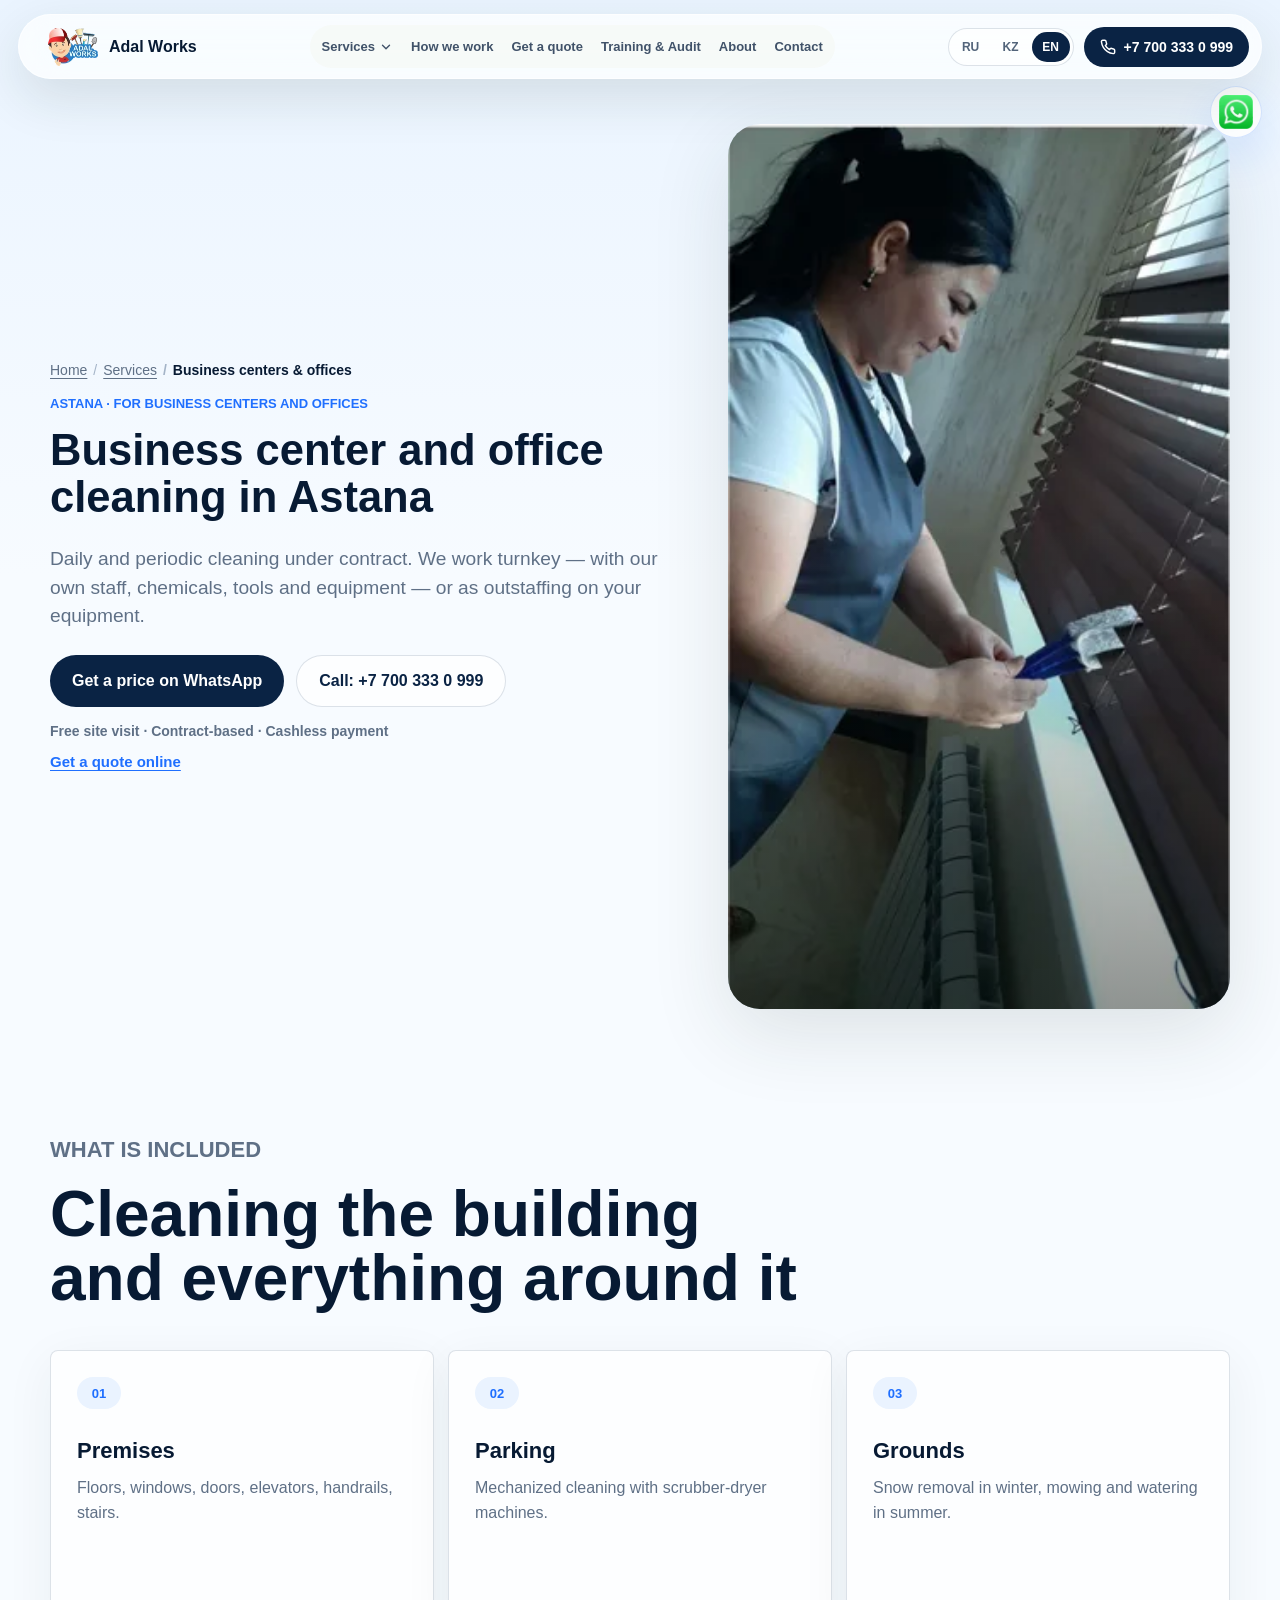
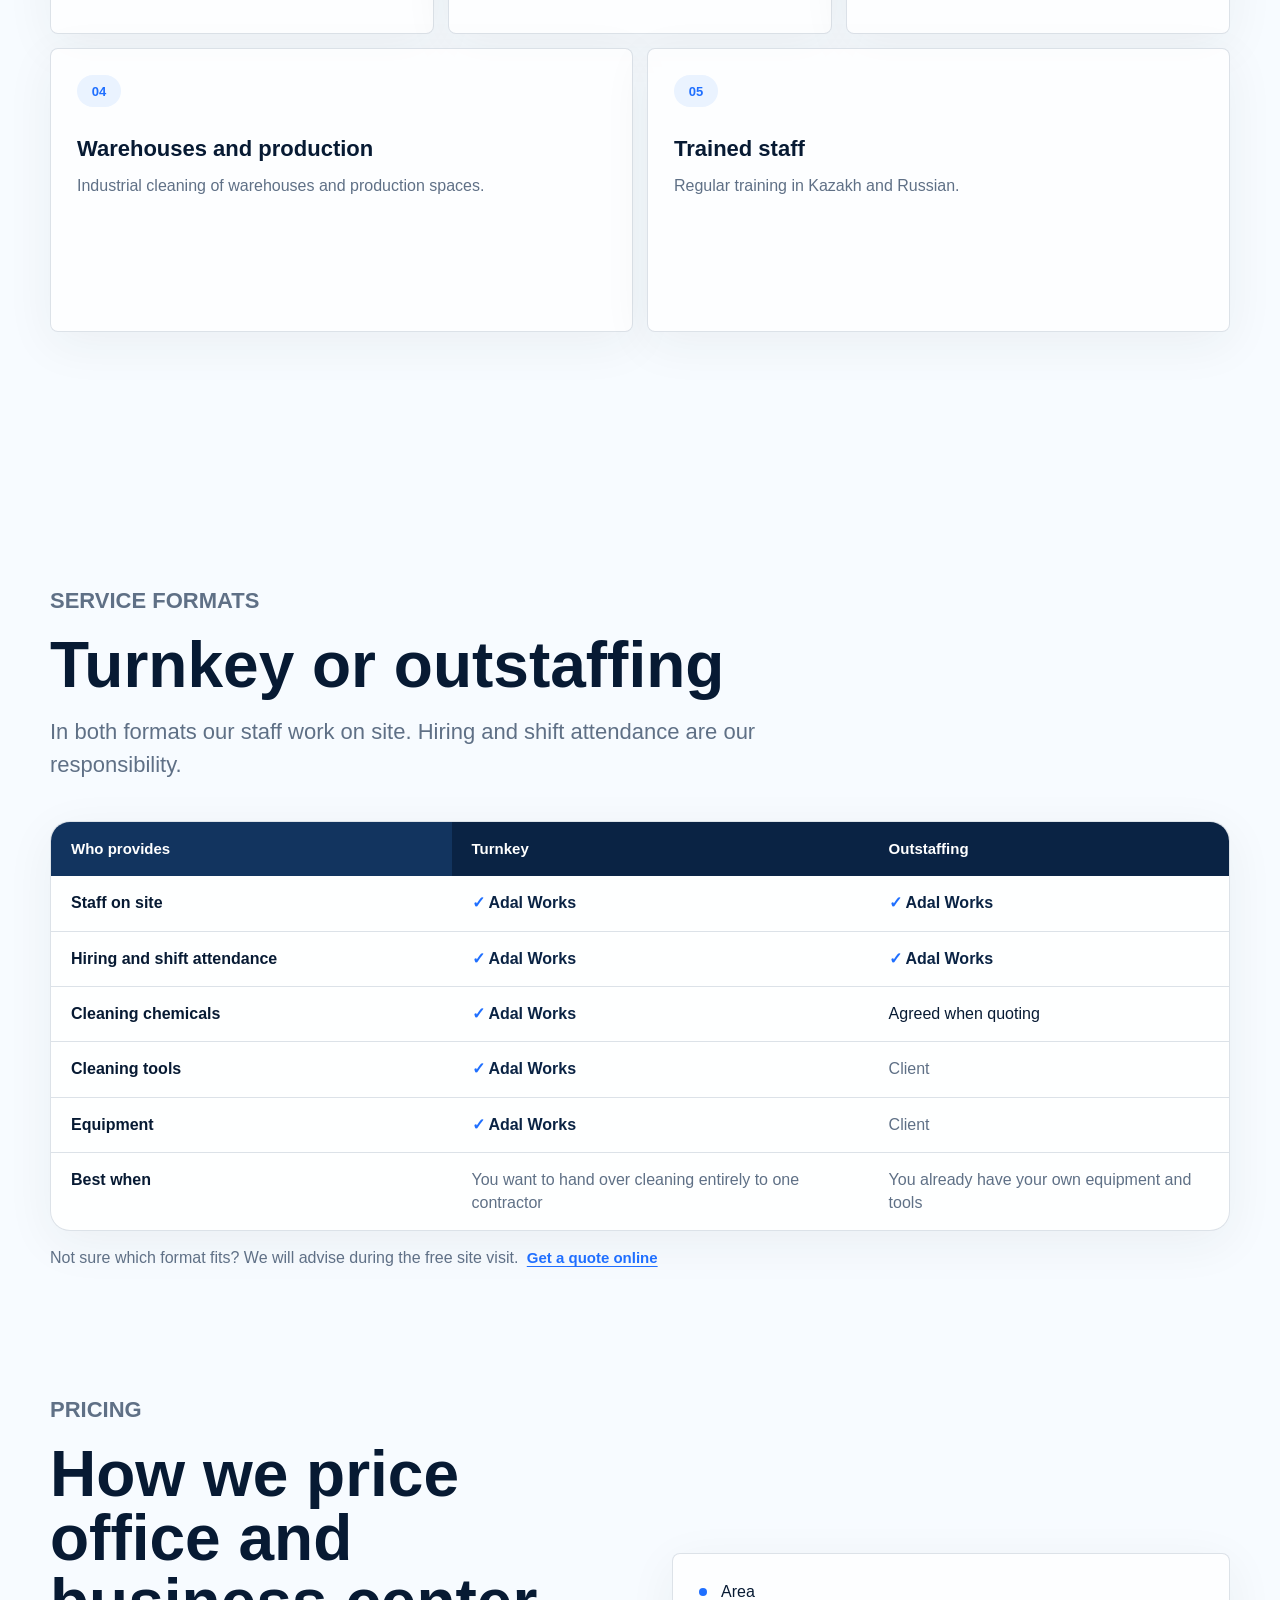
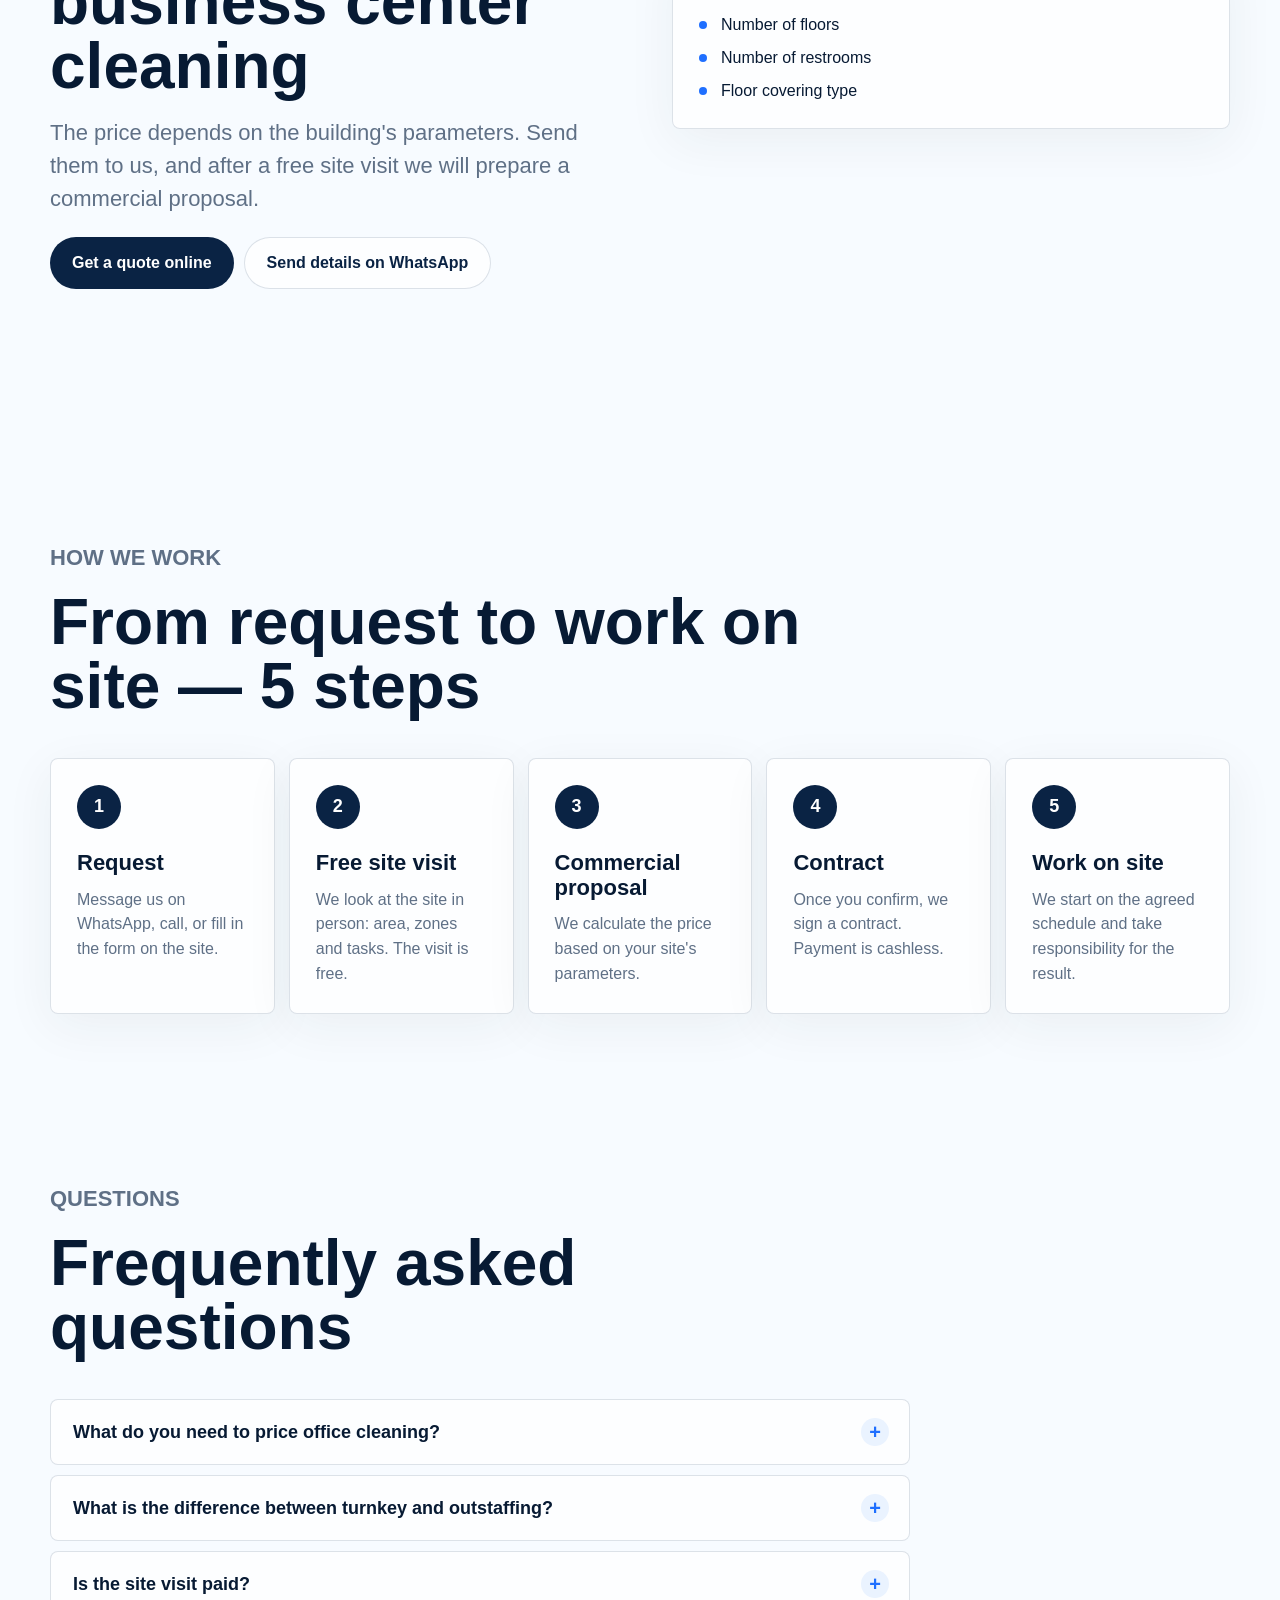
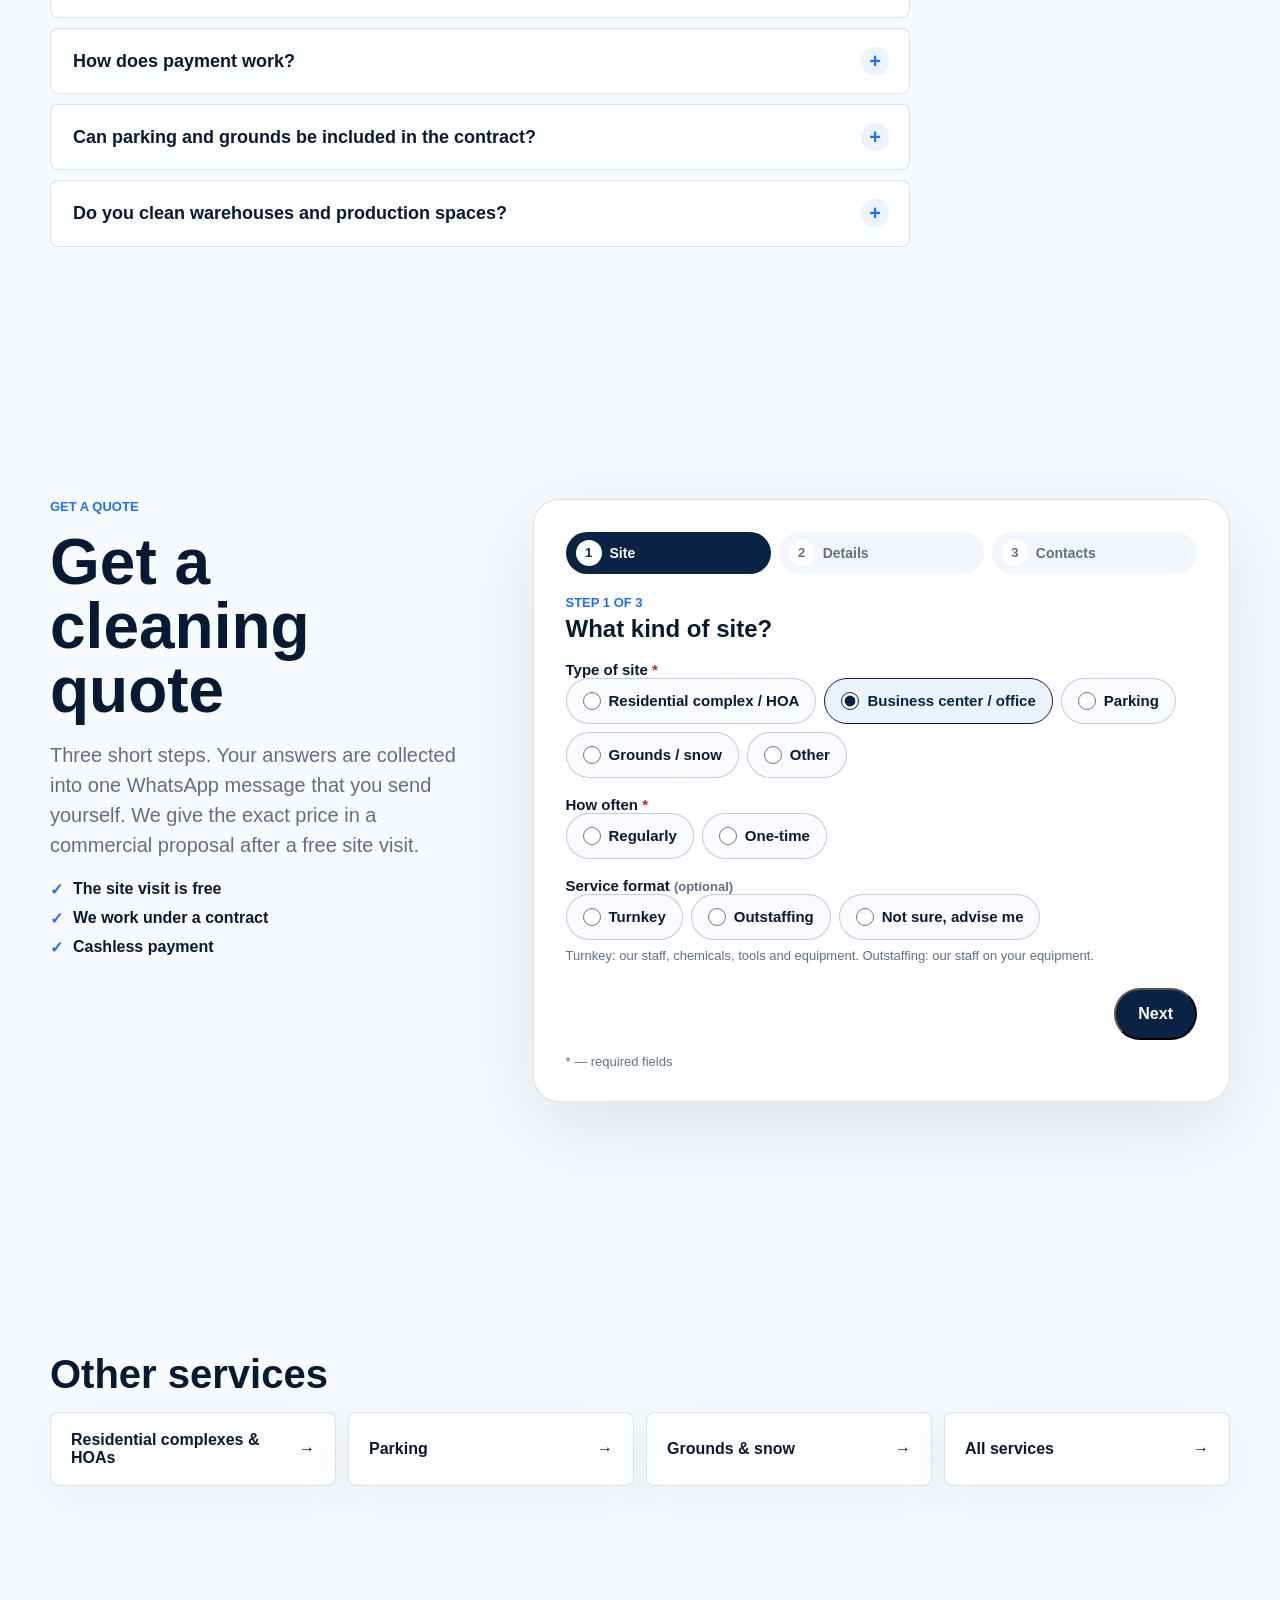
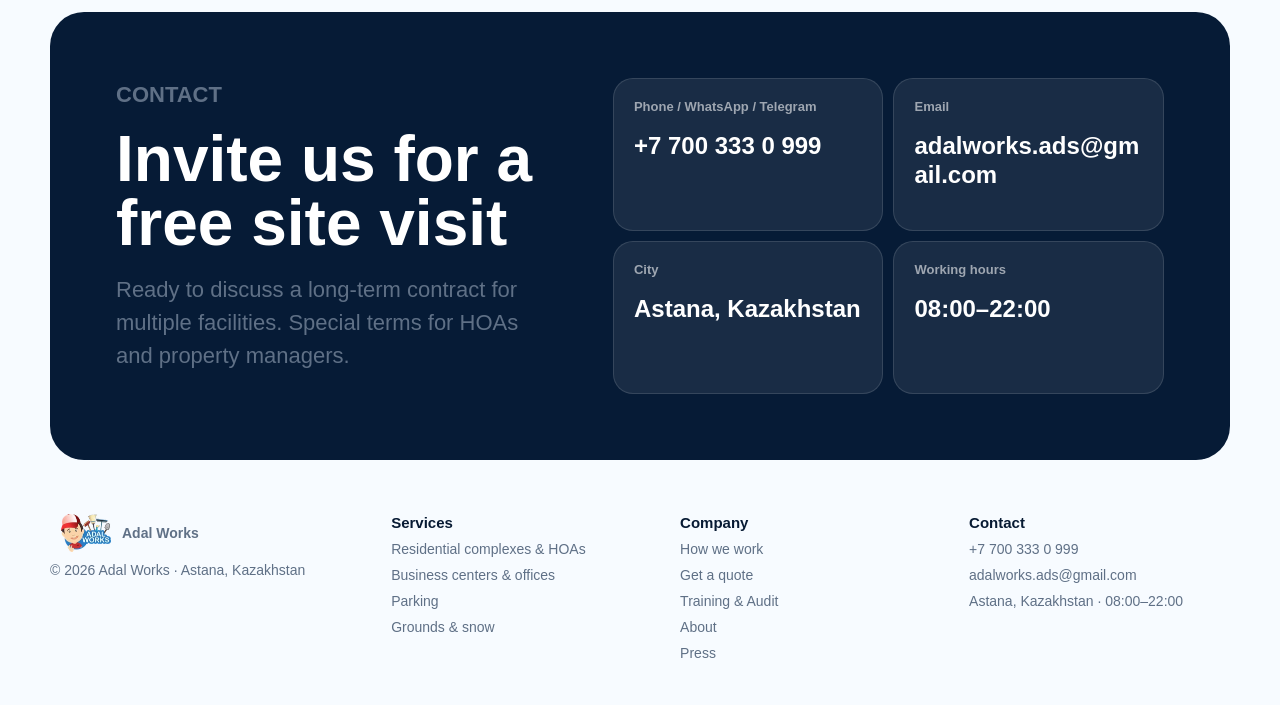
<file: biznes-centr/index.html>
<!doctype html>
<html lang="ru" data-default-lang="ru">
  <head>
    <meta charset="utf-8" />
    <meta name="viewport" content="width=device-width, initial-scale=1, viewport-fit=cover" />
    <meta name="theme-color" content="#f4f8ff" />
    <meta name="description" content="Ежедневная и периодическая уборка бизнес-центров и офисов в Астане: полы, окна, двери, лифты, лестницы. Под ключ или аутстаффинг. Бесплатный осмотр, безналичный расчёт." />
    <title>Уборка бизнес-центров и офисов в Астане по договору | Adal Works</title>
    <link rel="canonical" href="https://adalworks.kz/biznes-centr/" />
    <meta property="og:type" content="website" />
    <meta property="og:locale" content="ru_KZ" />
    <meta property="og:locale:alternate" content="kk_KZ" />
    <meta property="og:locale:alternate" content="en_US" />
    <meta property="og:url" content="https://adalworks.kz/biznes-centr/" />
    <meta property="og:title" content="Уборка бизнес-центров и офисов в Астане по договору | Adal Works" />
    <meta property="og:description" content="Ежедневная и периодическая уборка бизнес-центров и офисов в Астане: полы, окна, двери, лифты, лестницы. Под ключ или аутстаффинг. Бесплатный осмотр, безналичный расчёт." />
    <meta property="og:image" content="https://adalworks.kz/assets/og-image.jpg" />
    <meta property="og:image:width" content="1200" />
    <meta property="og:image:height" content="630" />
    <meta property="og:site_name" content="Adal Works" />
    <meta name="twitter:card" content="summary_large_image" />
    <meta name="twitter:title" content="Уборка бизнес-центров и офисов в Астане по договору | Adal Works" />
    <meta name="twitter:description" content="Ежедневная и периодическая уборка бизнес-центров и офисов в Астане: полы, окна, двери, лифты, лестницы. Под ключ или аутстаффинг. Бесплатный осмотр, безналичный расчёт." />
    <meta name="twitter:image" content="https://adalworks.kz/assets/og-image.jpg" />
    <link rel="icon" href="/favicon.ico" sizes="any" />
    <link rel="icon" href="/favicon-32.png" type="image/png" sizes="32x32" />
    <link rel="apple-touch-icon" href="/apple-touch-icon.png" />
    <link rel="manifest" href="/site.webmanifest" />
    <link rel="preload" href="/assets/work-vertical-2.webp" as="image" type="image/webp" fetchpriority="high" />
    <link rel="stylesheet" href="/styles.css?v=e686eab7" />
    <script type="application/ld+json">
{
  "@context": "https://schema.org",
  "@type": "Service",
  "name": "Уборка бизнес-центров и офисов в Астане",
  "description": "Уборка бизнес-центров и офисов в Астане по договору: ежедневная и периодическая уборка, форматы под ключ и аутстаффинг.",
  "serviceType": "Бизнес-центры и офисы",
  "url": "https://adalworks.kz/biznes-centr/",
  "areaServed": {
    "@type": "City",
    "name": "Astana"
  },
  "provider": {
    "@type": "LocalBusiness",
    "additionalType": "https://schema.org/CleaningService",
    "name": "Adal Works",
    "url": "https://adalworks.kz/",
    "telephone": "+77003330999",
    "email": "adalworks.ads@gmail.com",
    "address": {
      "@type": "PostalAddress",
      "addressLocality": "Astana",
      "addressCountry": "KZ"
    }
  }
}
    </script>
    <script type="application/ld+json">
{
  "@context": "https://schema.org",
  "@type": "BreadcrumbList",
  "itemListElement": [
    {
      "@type": "ListItem",
      "position": 1,
      "name": "Adal Works",
      "item": "https://adalworks.kz/"
    },
    {
      "@type": "ListItem",
      "position": 2,
      "name": "Бизнес-центры и офисы",
      "item": "https://adalworks.kz/biznes-centr/"
    }
  ]
}
    </script>
  </head>
  <body>
    <header class="site-header" data-header>
      <a class="brand" href="/" aria-label="Adal Works">
        <picture>
          <source srcset="/assets/logo.webp" type="image/webp" />
          <img src="/assets/logo.png" alt="Adal Works" width="52" height="38" />
        </picture>
        <span>Adal Works</span>
      </a>

      <nav class="desktop-nav" aria-label="Основная навигация" data-i18n-aria="navAria">
        <div class="nav-dropdown" data-dropdown>
          <button class="nav-dropdown-button" type="button" aria-expanded="false" aria-controls="services-menu" data-dropdown-button>
            <span data-i18n="navServices">Услуги</span><svg xmlns="http://www.w3.org/2000/svg" width="14" height="14" viewBox="0 0 24 24" fill="none" stroke="currentColor" stroke-width="2.4" stroke-linecap="round" stroke-linejoin="round" aria-hidden="true"><polyline points="6 9 12 15 18 9"></polyline></svg>
          </button>
          <div class="nav-dropdown-menu" id="services-menu">
            <a href="/zhk/" data-i18n="navZhk">ЖК, ОСИ и УК</a>
            <a href="/biznes-centr/" aria-current="page" data-i18n="navBc">Бизнес-центры и офисы</a>
            <a href="/parking/" data-i18n="navParking">Паркинги</a>
            <a href="/aula/" data-i18n="navTerritory">Территория и снег</a>
            <a href="/#services" data-i18n="navServicesAll">Все услуги</a>
          </div>
        </div>
        <a href="#how-we-work" data-i18n="navHow">Как мы работаем</a>
        <a href="#quote" data-i18n="navQuote">Расчёт стоимости</a>
        <a href="/#training-audit" data-i18n="navTraining">Обучение и аудит</a>
        <a href="/#about" data-i18n="navAbout">О нас</a>
        <a href="#contact" data-i18n="navContact">Контакты</a>
      </nav>

      <div class="header-actions">
        <div class="language-switch" role="group" aria-label="Выбор языка" data-i18n-aria="langAria">
          <button type="button" data-lang="ru">RU</button>
          <button type="button" data-lang="kz">KZ</button>
          <button type="button" data-lang="en">EN</button>
        </div>
        <a class="header-phone" href="tel:+77003330999" aria-label="+7 700 333 0 999">
          <svg xmlns="http://www.w3.org/2000/svg" width="16" height="16" viewBox="0 0 24 24" fill="none" stroke="currentColor" stroke-width="2.2" stroke-linecap="round" stroke-linejoin="round" aria-hidden="true">
            <path d="M22 16.92v3a2 2 0 0 1-2.18 2 19.79 19.79 0 0 1-8.63-3.07 19.5 19.5 0 0 1-6-6 19.79 19.79 0 0 1-3.07-8.67A2 2 0 0 1 4.11 2h3a2 2 0 0 1 2 1.72c.13.96.36 1.9.7 2.81a2 2 0 0 1-.45 2.11L8.09 9.91a16 16 0 0 0 6 6l1.27-1.27a2 2 0 0 1 2.11-.45c.91.34 1.85.57 2.81.7A2 2 0 0 1 22 16.92z"></path>
          </svg>
          <span>+7 700 333 0 999</span>
        </a>
        <button class="menu-button" type="button" aria-label="Открыть меню" data-i18n-aria="menuOpen" aria-expanded="false" aria-controls="mobile-menu" data-menu-button>
          <svg xmlns="http://www.w3.org/2000/svg" width="24" height="24" viewBox="0 0 24 24" fill="none" stroke="currentColor" stroke-width="2" stroke-linecap="round" stroke-linejoin="round" aria-hidden="true">
            <line x1="3" y1="12" x2="21" y2="12"></line>
            <line x1="3" y1="6" x2="21" y2="6"></line>
            <line x1="3" y1="18" x2="21" y2="18"></line>
          </svg>
        </button>
      </div>
    </header>

    <a class="whatsapp-float" href="https://wa.me/77003330999" data-whatsapp data-i18n-aria="whatsappFloatLabel" aria-label="Написать в WhatsApp">
      <picture>
        <source srcset="/assets/whatsapp.webp" type="image/webp" />
        <img src="/assets/whatsapp.png" alt="" width="36" height="36" />
      </picture>
    </a>

    <div class="mobile-menu" id="mobile-menu" data-mobile-menu>
      <span class="mobile-menu-label" data-i18n="navServices">Услуги</span>
        <a class="mobile-sub" href="/zhk/" data-i18n="navZhk">ЖК, ОСИ и УК</a>
        <a class="mobile-sub" href="/biznes-centr/" aria-current="page" data-i18n="navBc">Бизнес-центры и офисы</a>
        <a class="mobile-sub" href="/parking/" data-i18n="navParking">Паркинги</a>
        <a class="mobile-sub" href="/aula/" data-i18n="navTerritory">Территория и снег</a>
      <a href="#how-we-work" data-i18n="navHow">Как мы работаем</a>
      <a href="#quote" data-i18n="navQuote">Расчёт стоимости</a>
      <a href="/#training-audit" data-i18n="navTraining">Обучение и аудит</a>
      <a href="/#about" data-i18n="navAbout">О нас</a>
      <a href="#contact" data-i18n="navContact">Контакты</a>
    </div>

    <main id="top" class="service-page">
      <section class="hero page-hero">
        <div class="hero-copy">
          <nav class="breadcrumbs" aria-label="Навигационная цепочка" data-i18n-aria="crumbAria">
            <ol>
              <li><a href="/" data-i18n="crumbHome">Главная</a></li>
              <li><a href="/#services" data-i18n="navServices">Услуги</a></li>
              <li aria-current="page" data-i18n="navBc">Бизнес-центры и офисы</li>
            </ol>
          </nav>
          <p class="eyebrow" data-i18n="pageHeroTag">Астана · Для бизнес-центров и офисов</p>
          <h1 data-i18n="pageH1">Уборка бизнес-центров и офисов в Астане</h1>
          <p class="lead" data-i18n="pageLead">Ежедневная и периодическая уборка по договору. Работаем под ключ — со своим персоналом, химией, инвентарём и оборудованием — или по аутстаффингу на вашем оборудовании.</p>
          <div class="hero-actions">
            <a class="button primary" href="https://wa.me/77003330999" data-whatsapp data-i18n-whatsapp="pageWhatsapp" data-i18n="ctaQuote">Узнать стоимость в WhatsApp</a>
            <a class="button secondary" href="tel:+77003330999" data-i18n="ctaCall">Позвонить: +7 700 333 0 999</a>
          </div>
          <p class="hero-note"><span data-i18n="heroNote">Бесплатный осмотр объекта · Работаем по договору · Безналичный расчёт</span></p>
          <a class="text-link" href="#quote" data-i18n="ctaForm">Рассчитать стоимость онлайн</a>
        </div>
        <div class="hero-media">
          <picture><source srcset="/assets/work-vertical-2.webp" type="image/webp" /><img src="/assets/work-vertical-2.jpg" alt="Сотрудник Adal Works моет окна" data-i18n-alt="pageImgAlt" width="295" height="520" fetchpriority="high" /></picture>
        </div>
      </section>

      <section class="section intro" id="includes">
        <div class="section-heading">
          <p class="eyebrow" data-i18n="incTag">Что входит</p>
          <h2 data-i18n="incTitle">Уборка здания и всего, что вокруг</h2>
        </div>
        <div class="service-grid is-five">
          <article class="service-card">
            <span>01</span>
            <h3 data-i18n="inc1Title">Помещения</h3>
            <p data-i18n="inc1Text">Полы, окна, двери, лифты, поручни, лестницы.</p>
          </article>
          <article class="service-card">
            <span>02</span>
            <h3 data-i18n="inc3Title">Паркинг</h3>
            <p data-i18n="inc3Text">Механизированная уборка поломоечными машинами.</p>
          </article>
          <article class="service-card">
            <span>03</span>
            <h3 data-i18n="inc4Title">Территория</h3>
            <p data-i18n="inc4Text">Зимой уборка снега, летом стрижка и полив газонов.</p>
          </article>
          <article class="service-card">
            <span>04</span>
            <h3 data-i18n="inc5Title">Склады и производство</h3>
            <p data-i18n="inc5Text">Промышленный клининг складов и производственных помещений.</p>
          </article>
          <article class="service-card">
            <span>05</span>
            <h3 data-i18n="inc6Title">Обученный персонал</h3>
            <p data-i18n="inc6Text">Регулярные тренинги на казахском и русском языках.</p>
          </article>
        </div>
      </section>
      <section class="section formats" id="formats">
        <div class="section-heading">
          <p class="eyebrow" data-i18n="formatsTag">Форматы работы</p>
          <h2 data-i18n="formatsTitle">Под ключ или аутстаффинг</h2>
          <p data-i18n="formatsLead">В обоих форматах на объекте работает наш персонал. Подбор сотрудников и выход на смену — наша ответственность.</p>
        </div>
        <div class="table-wrap">
          <table class="formats-table">
            <thead>
              <tr><th scope="col" data-i18n="fmtColItem">Кто обеспечивает</th><th scope="col" data-i18n="fmtColTurnkey">Под ключ</th><th scope="col" data-i18n="fmtColOut">Аутстаффинг</th></tr>
            </thead>
            <tbody>
            <tr><th scope="row" data-i18n="fmtRowStaff">Персонал на объекте</th><td class="is-us" data-i18n="fmtCellAw">Adal Works</td><td class="is-us" data-i18n="fmtCellAw">Adal Works</td></tr>
            <tr><th scope="row" data-i18n="fmtRowHiring">Подбор персонала и выход на смену</th><td class="is-us" data-i18n="fmtCellAw">Adal Works</td><td class="is-us" data-i18n="fmtCellAw">Adal Works</td></tr>
            <tr><th scope="row" data-i18n="fmtRowChem">Химия</th><td class="is-us" data-i18n="fmtCellAw">Adal Works</td><td data-i18n="fmtCellDiscuss">Уточняем при расчёте</td></tr>
            <tr><th scope="row" data-i18n="fmtRowTools">Инвентарь</th><td class="is-us" data-i18n="fmtCellAw">Adal Works</td><td class="is-client" data-i18n="fmtCellClient">Заказчик</td></tr>
            <tr><th scope="row" data-i18n="fmtRowEquip">Оборудование</th><td class="is-us" data-i18n="fmtCellAw">Adal Works</td><td class="is-client" data-i18n="fmtCellClient">Заказчик</td></tr>
            <tr class="fit-row"><th scope="row" data-i18n="fmtRowFit">Подходит, если</th><td data-i18n="fmtFitTurnkey">Хотите передать уборку полностью одному подрядчику</td><td data-i18n="fmtFitOut">У вас уже есть своё оборудование и инвентарь</td></tr>
            </tbody>
          </table>
        </div>
        <p class="formats-cta"><span data-i18n="fmtCta">Не знаете, какой формат выбрать? Подскажем на бесплатном осмотре.</span> <a class="text-link" href="#quote" data-i18n="ctaForm">Рассчитать стоимость онлайн</a></p>
      </section>

      <section class="section pricing page-pricing" id="pricing">
        <div class="pricing-copy">
          <p class="eyebrow" data-i18n="priceTag">Стоимость</p>
          <h2 data-i18n="pagePriceTitle">Как считаем стоимость уборки офиса и БЦ</h2>
          <p data-i18n="pagePriceLead">Стоимость зависит от параметров здания. Пришлите их — после бесплатного осмотра подготовим коммерческое предложение.</p>
          <div class="pricing-actions">
            <a class="button primary" href="#quote" data-i18n="ctaForm">Рассчитать стоимость онлайн</a>
            <a class="button secondary" href="https://wa.me/77003330999" data-whatsapp data-i18n-whatsapp="pageWhatsapp" data-i18n="priceButton">Отправить данные в WhatsApp</a>
          </div>
        </div>
        <div class="price-factors single">
          <div>
            <ul>
            <li data-i18n="priceCom1">Площадь</li>
            <li data-i18n="priceCom2">Этажность</li>
            <li data-i18n="priceCom3">Количество санузлов</li>
            <li data-i18n="priceCom4">Тип покрытия пола</li>
            </ul>
          </div>
        </div>
      </section>
      <section class="section steps" id="how-we-work">
        <div class="section-heading">
          <p class="eyebrow" data-i18n="stepsTag">Как мы работаем</p>
          <h2 data-i18n="stepsTitle">От заявки до работы на объекте — 5 шагов</h2>
        </div>
        <ol class="steps-grid">
          <li class="step-card">
            <span>1</span>
            <h3 data-i18n="step1Title">Заявка</h3>
            <p data-i18n="step1Text">Пишете в WhatsApp, звоните или заполняете форму на сайте.</p>
          </li>
          <li class="step-card">
            <span>2</span>
            <h3 data-i18n="step2Title">Бесплатный осмотр</h3>
            <p data-i18n="step2Text">Смотрим объект на месте: площадь, зоны и задачи. Осмотр бесплатный.</p>
          </li>
          <li class="step-card">
            <span>3</span>
            <h3 data-i18n="step3Title">Коммерческое предложение</h3>
            <p data-i18n="step3Text">Рассчитываем стоимость по параметрам вашего объекта.</p>
          </li>
          <li class="step-card">
            <span>4</span>
            <h3 data-i18n="step4Title">Договор</h3>
            <p data-i18n="step4Text">При подтверждении заключаем договор. Оплата — по безналичному расчёту.</p>
          </li>
          <li class="step-card">
            <span>5</span>
            <h3 data-i18n="step5Title">Работа на объекте</h3>
            <p data-i18n="step5Text">Выходим на объект по согласованному графику и отвечаем за результат.</p>
          </li>
        </ol>
      </section>
      <section class="section faq" id="faq">
        <div class="section-heading">
          <p class="eyebrow" data-i18n="faqTag">Вопросы</p>
          <h2 data-i18n="faqTitle">Частые вопросы</h2>
        </div>
        <div class="faq-list">
          <details class="faq-item">
            <summary data-i18n="pq1Q">Что нужно для расчёта стоимости уборки офиса?</summary>
            <p data-i18n="pq1A">Площадь, этажность, количество санузлов и тип покрытия пола. Точную цену даём в коммерческом предложении после бесплатного осмотра.</p>
          </details>
          <details class="faq-item">
            <summary data-i18n="qFormatsQ">Чем «под ключ» отличается от аутстаффинга?</summary>
            <p data-i18n="qFormatsA">Под ключ — наш персонал, химия, инвентарь и оборудование. Аутстаффинг — наш персонал работает на вашем оборудовании и с вашим инвентарём, а подбор сотрудников и выход на смену остаются на нас.</p>
          </details>
          <details class="faq-item">
            <summary data-i18n="qFreeQ">Осмотр объекта платный?</summary>
            <p data-i18n="qFreeA">Нет, осмотр бесплатный. После осмотра рассчитываем коммерческое предложение, а при вашем подтверждении заключаем договор.</p>
          </details>
          <details class="faq-item">
            <summary data-i18n="qPayQ">Как происходит оплата?</summary>
            <p data-i18n="qPayA">Работаем по договору, оплата — по безналичному расчёту.</p>
          </details>
          <details class="faq-item">
            <summary data-i18n="pq2Q">Можно ли включить в договор паркинг и территорию?</summary>
            <p data-i18n="pq2A">Да. Уборку помещений, механизированную уборку паркинга и территорию круглый год можно объединить в одном договоре.</p>
          </details>
          <details class="faq-item">
            <summary data-i18n="pq3Q">Убираете ли вы склады и производственные помещения?</summary>
            <p data-i18n="pq3A">Да, это промышленный клининг: склады и производственные помещения.</p>
          </details>
        </div>
      </section>
      <section class="section quote" id="quote">
        <div class="quote-intro">
          <p class="eyebrow" data-i18n="formTag">Расчёт стоимости</p>
          <h2 id="quote-title" data-i18n="formTitle">Рассчитать стоимость уборки</h2>
          <p data-i18n="formLead">Три коротких шага. Ответы соберутся в одно сообщение в WhatsApp, и вы отправите его сами. Точную стоимость назовём в коммерческом предложении после бесплатного осмотра.</p>
          <ul class="quote-points">
            <li data-i18n="formPoint1">Осмотр объекта бесплатный</li>
            <li data-i18n="formPoint2">Работаем по договору</li>
            <li data-i18n="formPoint3">Безналичный расчёт</li>
          </ul>
        </div>
        <form class="quote-form" data-quote-form novalidate aria-labelledby="quote-title" data-preset-type="bc">
          <ol class="quote-progress">
          <li data-progress="1" class="is-current" aria-current="step"><span class="quote-progress-num" aria-hidden="true">1</span><span data-i18n="formStep1Name">Объект</span></li>
          <li data-progress="2"><span class="quote-progress-num" aria-hidden="true">2</span><span data-i18n="formStep2Name">Параметры</span></li>
          <li data-progress="3"><span class="quote-progress-num" aria-hidden="true">3</span><span data-i18n="formStep3Name">Контакты</span></li>
          </ol>
          <div class="quote-error-summary" data-error-summary role="alert" hidden><span data-i18n="formErrSummary">Проверьте отмеченные поля</span></div>

          <div class="quote-step" data-step="1" role="group" aria-labelledby="quote-step-1-title">
            <h3 class="quote-step-title" id="quote-step-1-title" tabindex="-1"><span class="quote-step-count"><span data-i18n="formStepWord">Шаг</span> 1 <span data-i18n="formStepOf">из 3</span></span><span data-i18n="formStep1Title">Какой у вас объект?</span></h3>
            <fieldset class="field" data-field="type" data-label="formType" data-required="choice">
              <legend class="field-label"><span data-i18n="formType">Тип объекта</span><span class="req" aria-hidden="true"> *</span></legend>
              <div class="choice-grid">
                <label class="choice"><input type="radio" name="type" value="zhk" aria-describedby="err-type" /><span data-i18n="formTypeZhk">ЖК / ОСИ</span></label>
                <label class="choice"><input type="radio" name="type" value="bc" aria-describedby="err-type" /><span data-i18n="formTypeBc">Бизнес-центр / офис</span></label>
                <label class="choice"><input type="radio" name="type" value="parking" aria-describedby="err-type" /><span data-i18n="formTypeParking">Паркинг</span></label>
                <label class="choice"><input type="radio" name="type" value="territory" aria-describedby="err-type" /><span data-i18n="formTypeTerritory">Территория / снег</span></label>
                <label class="choice"><input type="radio" name="type" value="other" aria-describedby="err-type" /><span data-i18n="formTypeOther">Другое</span></label>
              </div>
              <p class="field-error" id="err-type" data-error hidden></p>
            </fieldset>
            <fieldset class="field" data-field="frequency" data-label="formFreq" data-required="choice">
              <legend class="field-label"><span data-i18n="formFreq">Как часто нужна уборка</span><span class="req" aria-hidden="true"> *</span></legend>
              <div class="choice-grid">
                <label class="choice"><input type="radio" name="frequency" value="regular" aria-describedby="err-frequency" /><span data-i18n="formFreqRegular">Регулярно</span></label>
                <label class="choice"><input type="radio" name="frequency" value="once" aria-describedby="err-frequency" /><span data-i18n="formFreqOnce">Разово</span></label>
              </div>
              <p class="field-error" id="err-frequency" data-error hidden></p>
            </fieldset>
            <fieldset class="field" data-field="format" data-label="formFormat">
              <legend class="field-label"><span data-i18n="formFormat">Формат работы</span> <span class="optional">(<span data-i18n="formOptional">необязательно</span>)</span></legend>
              <div class="choice-grid">
                <label class="choice"><input type="radio" name="format" value="turnkey" aria-describedby="err-format" /><span data-i18n="formFormatTurnkey">Под ключ</span></label>
                <label class="choice"><input type="radio" name="format" value="outstaff" aria-describedby="err-format" /><span data-i18n="formFormatOut">Аутстаффинг</span></label>
                <label class="choice"><input type="radio" name="format" value="unsure" aria-describedby="err-format" /><span data-i18n="formFormatUnsure">Не знаю, посоветуйте</span></label>
              </div>
              <p class="field-error" id="err-format" data-error hidden></p>
              <p class="field-hint" data-i18n="formFormatHint">Под ключ — наш персонал, химия, инвентарь и оборудование. Аутстаффинг — наш персонал на вашем оборудовании.</p>
            </fieldset>
            <div class="quote-actions"><button class="button primary" type="button" data-next><span data-i18n="formNext">Далее</span></button></div>
          </div>

          <div class="quote-step" data-step="2" role="group" aria-labelledby="quote-step-2-title" hidden>
            <h3 class="quote-step-title" id="quote-step-2-title" tabindex="-1"><span class="quote-step-count"><span data-i18n="formStepWord">Шаг</span> 2 <span data-i18n="formStepOf">из 3</span></span><span data-i18n="formStep2Title">Параметры объекта</span></h3>
            <div class="field-group" data-show-for="zhk">
            <div class="field" data-field="entrances" data-label="formEntrances" data-required="number" data-kind="number">
              <label class="field-label" for="q-entrances"><span data-i18n="formEntrances">Количество подъездов</span><span class="req" aria-hidden="true"> *</span></label>
              <input id="q-entrances" name="entrances" type="text" inputmode="numeric" pattern="[0-9]*" autocomplete="off" aria-describedby="err-entrances" aria-required="true" />
              <p class="field-error" id="err-entrances" data-error hidden></p>
            </div>
            <div class="field" data-field="floors" data-label="formFloors">
              <label class="field-label" for="q-floors"><span data-i18n="formFloors">Этажность каждого подъезда</span></label>
              <input id="q-floors" name="floors" type="text" aria-describedby="err-floors hint-floors" />
              <p class="field-hint" id="hint-floors" data-i18n="formFloorsHint">Например: 9, 9, 12, 16</p>
              <p class="field-error" id="err-floors" data-error hidden></p>
            </div>
            <div class="field" data-field="spaces_zhk" data-label="formSpaces" data-kind="number">
              <label class="field-label" for="q-spaces_zhk"><span data-i18n="formSpaces">Машиномест в паркинге</span></label>
              <input id="q-spaces_zhk" name="spaces_zhk" type="text" inputmode="numeric" pattern="[0-9]*" autocomplete="off" aria-describedby="err-spaces_zhk hint-spaces_zhk" />
              <p class="field-hint" id="hint-spaces_zhk" data-i18n="formSpacesHint">Если паркинга нет, оставьте пустым</p>
              <p class="field-error" id="err-spaces_zhk" data-error hidden></p>
            </div>
            <div class="field field-wide form-std" data-field="std_zhk" data-label="formStdLabel" data-static="formStdShort" data-hide-once>
              <p class="form-std-text" data-i18n="priceZhkStd">Мы рассчитаем стандартный формат уборки ЖК: входные группы — ежедневно с понедельника по субботу, все этажи — 3 раза в неделю (пн, ср, пт), генеральная уборка — раз в месяц.</p>
            </div>
            </div>
            <div class="field-group" data-show-for="bc other">
            <div class="field" data-field="area" data-label="formArea" data-required="number" data-kind="number">
              <label class="field-label" for="q-area"><span data-i18n="formArea">Площадь, м²</span><span class="req" aria-hidden="true"> *</span></label>
              <input id="q-area" name="area" type="text" inputmode="numeric" pattern="[0-9]*" autocomplete="off" aria-describedby="err-area" aria-required="true" />
              <p class="field-error" id="err-area" data-error hidden></p>
            </div>
            <div class="field" data-field="storeys" data-label="formStoreys" data-kind="number">
              <label class="field-label" for="q-storeys"><span data-i18n="formStoreys">Этажность</span> <span class="optional">(<span data-i18n="formOptional">необязательно</span>)</span></label>
              <input id="q-storeys" name="storeys" type="text" inputmode="numeric" pattern="[0-9]*" autocomplete="off" aria-describedby="err-storeys" />
              <p class="field-error" id="err-storeys" data-error hidden></p>
            </div>
            <div class="field" data-field="restrooms" data-label="formRestrooms" data-kind="number">
              <label class="field-label" for="q-restrooms"><span data-i18n="formRestrooms">Количество санузлов</span> <span class="optional">(<span data-i18n="formOptional">необязательно</span>)</span></label>
              <input id="q-restrooms" name="restrooms" type="text" inputmode="numeric" pattern="[0-9]*" autocomplete="off" aria-describedby="err-restrooms" />
              <p class="field-error" id="err-restrooms" data-error hidden></p>
            </div>
            <div class="field" data-field="cover" data-label="formCover">
              <label class="field-label" for="q-cover"><span data-i18n="formCover">Тип покрытия пола</span> <span class="optional">(<span data-i18n="formOptional">необязательно</span>)</span></label>
              <select id="q-cover" name="cover" aria-describedby="err-cover">
                <option value="" data-i18n="formChoose">Выберите</option>
                <option value="tile" data-i18n="formCoverTile">Плитка / керамогранит</option>
                <option value="lino" data-i18n="formCoverLino">Линолеум / ПВХ</option>
                <option value="carpet" data-i18n="formCoverCarpet">Ковролин</option>
                <option value="concrete" data-i18n="formCoverConcrete">Наливной пол / бетон</option>
                <option value="mixed" data-i18n="formCoverMixed">Смешанное</option>
                <option value="unknown" data-i18n="formCoverUnknown">Не знаю</option>
              </select>
              <p class="field-error" id="err-cover" data-error hidden></p>
            </div>
            <div class="field" data-field="period_com" data-label="formPeriod" data-required="select" data-hide-once>
              <label class="field-label" for="q-period_com"><span data-i18n="formPeriod">Периодичность уборки</span><span class="req" aria-hidden="true"> *</span></label>
              <select id="q-period_com" name="period_com" aria-describedby="err-period_com" aria-required="true">
                <option value="" data-i18n="formChoose">Выберите</option>
                <option value="daily" data-i18n="formPeriodDaily">Ежедневно</option>
                <option value="several" data-i18n="formPeriodSeveral">Несколько раз в неделю</option>
                <option value="weekly" data-i18n="formPeriodWeekly">Раз в неделю</option>
                <option value="other" data-i18n="formPeriodOther">Другое, напишу в комментарии</option>
              </select>
              <p class="field-error" id="err-period_com" data-error hidden></p>
            </div>
            </div>
            <div class="field-group" data-show-for="parking">
            <div class="field" data-field="spaces_parking" data-label="formSpaces" data-required="number" data-kind="number">
              <label class="field-label" for="q-spaces_parking"><span data-i18n="formSpaces">Машиномест в паркинге</span><span class="req" aria-hidden="true"> *</span></label>
              <input id="q-spaces_parking" name="spaces_parking" type="text" inputmode="numeric" pattern="[0-9]*" autocomplete="off" aria-describedby="err-spaces_parking" aria-required="true" />
              <p class="field-error" id="err-spaces_parking" data-error hidden></p>
            </div>
            <div class="field" data-field="parking_area" data-label="formParkingArea" data-kind="number">
              <label class="field-label" for="q-parking_area"><span data-i18n="formParkingArea">Площадь паркинга, м² (если известна)</span> <span class="optional">(<span data-i18n="formOptional">необязательно</span>)</span></label>
              <input id="q-parking_area" name="parking_area" type="text" inputmode="numeric" pattern="[0-9]*" autocomplete="off" aria-describedby="err-parking_area" />
              <p class="field-error" id="err-parking_area" data-error hidden></p>
            </div>
            <div class="field" data-field="period_parking" data-label="formPeriod" data-required="select" data-hide-once>
              <label class="field-label" for="q-period_parking"><span data-i18n="formPeriod">Периодичность уборки</span><span class="req" aria-hidden="true"> *</span></label>
              <select id="q-period_parking" name="period_parking" aria-describedby="err-period_parking" aria-required="true">
                <option value="" data-i18n="formChoose">Выберите</option>
                <option value="daily" data-i18n="formPeriodDaily">Ежедневно</option>
                <option value="several" data-i18n="formPeriodSeveral">Несколько раз в неделю</option>
                <option value="weekly" data-i18n="formPeriodWeekly">Раз в неделю</option>
                <option value="other" data-i18n="formPeriodOther">Другое, напишу в комментарии</option>
              </select>
              <p class="field-error" id="err-period_parking" data-error hidden></p>
            </div>
            </div>
            <div class="field-group" data-show-for="territory">
            <fieldset class="field" data-field="season" data-label="formSeason" data-required="choice">
              <legend class="field-label"><span data-i18n="formSeason">Что нужно</span><span class="req" aria-hidden="true"> *</span></legend>
              <div class="choice-grid">
                <label class="choice"><input type="checkbox" name="season" value="winter" aria-describedby="err-season" /><span data-i18n="formSeasonWinter">Зимой — уборка снега</span></label>
                <label class="choice"><input type="checkbox" name="season" value="summer" aria-describedby="err-season" /><span data-i18n="formSeasonSummer">Летом — стрижка и полив газонов</span></label>
                <label class="choice"><input type="checkbox" name="season" value="year" aria-describedby="err-season" /><span data-i18n="formSeasonYear">Уборка территории круглый год</span></label>
              </div>
              <p class="field-error" id="err-season" data-error hidden></p>
            </fieldset>
            <div class="field" data-field="territory_area" data-label="formTerritoryArea" data-kind="number">
              <label class="field-label" for="q-territory_area"><span data-i18n="formTerritoryArea">Площадь территории, м² (если известна)</span> <span class="optional">(<span data-i18n="formOptional">необязательно</span>)</span></label>
              <input id="q-territory_area" name="territory_area" type="text" inputmode="numeric" pattern="[0-9]*" autocomplete="off" aria-describedby="err-territory_area" />
              <p class="field-error" id="err-territory_area" data-error hidden></p>
            </div>
            </div>
            <div class="field-group">
            <div class="field field-wide" data-field="address" data-label="formAddress">
              <label class="field-label" for="q-address"><span data-i18n="formAddress">Адрес или название ЖК</span></label>
              <input id="q-address" name="address" type="text" aria-describedby="err-address" placeholder="Астана, улица или название ЖК" data-i18n-placeholder="formAddressHint" autocomplete="street-address" />
              <p class="field-error" id="err-address" data-error hidden></p>
            </div>
            <div class="field" data-field="start" data-label="formStart">
              <label class="field-label" for="q-start"><span data-i18n="formStart">Когда начать</span> <span class="optional">(<span data-i18n="formOptional">необязательно</span>)</span></label>
              <select id="q-start" name="start" aria-describedby="err-start">
                <option value="" data-i18n="formChoose">Выберите</option>
                <option value="asap" data-i18n="formStartAsap">Как можно скорее</option>
                <option value="month" data-i18n="formStartMonth">В течение месяца</option>
                <option value="plan" data-i18n="formStartPlan">Пока планирую</option>
              </select>
              <p class="field-error" id="err-start" data-error hidden></p>
            </div>
            <div class="field" data-field="role" data-label="formRole">
              <label class="field-label" for="q-role"><span data-i18n="formRole">Кто вы</span> <span class="optional">(<span data-i18n="formOptional">необязательно</span>)</span></label>
              <select id="q-role" name="role" aria-describedby="err-role">
                <option value="" data-i18n="formChoose">Выберите</option>
                <option value="osi" data-i18n="formRoleOsi">ОСИ</option>
                <option value="uk" data-i18n="formRoleUk">Управляющая компания</option>
                <option value="owner" data-i18n="formRoleOwner">Собственник</option>
                <option value="tenant" data-i18n="formRoleTenant">Арендатор</option>
                <option value="other" data-i18n="formRoleOther">Другое</option>
              </select>
              <p class="field-error" id="err-role" data-error hidden></p>
            </div>
            </div>
            <div class="quote-actions"><button class="button secondary" type="button" data-back><span data-i18n="formBack">Назад</span></button><button class="button primary" type="button" data-next><span data-i18n="formNext">Далее</span></button></div>
          </div>

          <div class="quote-step" data-step="3" role="group" aria-labelledby="quote-step-3-title" hidden>
            <h3 class="quote-step-title" id="quote-step-3-title" tabindex="-1"><span class="quote-step-count"><span data-i18n="formStepWord">Шаг</span> 3 <span data-i18n="formStepOf">из 3</span></span><span data-i18n="formStep3Title">Как с вами связаться</span></h3>
            <div class="field-group">
            <div class="field" data-field="name" data-label="formName" data-required="text">
              <label class="field-label" for="q-name"><span data-i18n="formName">Имя</span><span class="req" aria-hidden="true"> *</span></label>
              <input id="q-name" name="name" type="text" aria-describedby="err-name" aria-required="true" autocomplete="name" maxlength="80" />
              <p class="field-error" id="err-name" data-error hidden></p>
            </div>
            <div class="field" data-field="phone" data-label="formPhone" data-required="phone">
              <label class="field-label" for="q-phone"><span data-i18n="formPhone">Телефон</span><span class="req" aria-hidden="true"> *</span></label>
              <input id="q-phone" name="phone" type="tel" aria-describedby="err-phone hint-phone" aria-required="true" autocomplete="tel" inputmode="tel" maxlength="24" />
              <p class="field-hint" id="hint-phone" data-i18n="formPhoneHint">Например: +7 700 000 00 00</p>
              <p class="field-error" id="err-phone" data-error hidden></p>
            </div>
            <div class="field" data-field="company" data-label="formCompany">
              <label class="field-label" for="q-company"><span data-i18n="formCompany">Компания или ОСИ</span> <span class="optional">(<span data-i18n="formOptional">необязательно</span>)</span></label>
              <input id="q-company" name="company" type="text" aria-describedby="err-company" autocomplete="organization" maxlength="120" />
              <p class="field-error" id="err-company" data-error hidden></p>
            </div>
            <div class="field field-wide" data-field="comment" data-label="formComment">
              <label class="field-label" for="q-comment"><span data-i18n="formComment">Комментарий</span> <span class="optional">(<span data-i18n="formOptional">необязательно</span>)</span></label>
              <textarea id="q-comment" name="comment" rows="3" maxlength="600" aria-describedby="err-comment"></textarea>
              <p class="field-error" id="err-comment" data-error hidden></p>
            </div>
            </div>
            <p class="field-hint quote-privacy" data-i18n="formNote">После нажатия откроется WhatsApp с готовым сообщением на номер +7 700 333 0 999. Сайт никуда больше не отправляет ваши данные.</p>
            <div class="quote-actions"><button class="button secondary" type="button" data-back><span data-i18n="formBack">Назад</span></button><button class="button primary" type="submit"><span data-i18n="formSubmit">Отправить в WhatsApp</span></button></div>
          </div>
          <p class="quote-required-note" data-i18n="formRequiredNote">* — обязательные поля</p>

          <div class="quote-done" data-quote-done tabindex="-1" hidden>
            <h3 data-i18n="formDoneTitle">Сообщение готово</h3>
            <p data-i18n="formDoneText">Мы открыли WhatsApp с вашими ответами, осталось нажать «Отправить». Если WhatsApp не открылся, нажмите кнопку ниже.</p>
            <div class="quote-actions">
              <a class="button primary" href="https://wa.me/77003330999" target="_blank" rel="noopener" data-done-link data-i18n="formDoneButton">Открыть WhatsApp</a>
              <button class="button secondary" type="button" data-restart data-i18n="formRestart">Заполнить заново</button>
            </div>
          </div>
        </form>
      </section>

      <section class="section related" id="related">
        <h2 data-i18n="relatedTitle">Другие услуги</h2>
        <div class="related-grid">
          <a class="related-link" href="/zhk/"><span data-i18n="navZhk">ЖК, ОСИ и УК</span><span aria-hidden="true">→</span></a>
          <a class="related-link" href="/parking/"><span data-i18n="navParking">Паркинги</span><span aria-hidden="true">→</span></a>
          <a class="related-link" href="/aula/"><span data-i18n="navTerritory">Территория и снег</span><span aria-hidden="true">→</span></a>
          <a class="related-link" href="/#services"><span data-i18n="navServicesAll">Все услуги</span><span aria-hidden="true">→</span></a>
        </div>
      </section>
      <section class="contact" id="contact">
        <div>
          <p class="eyebrow" data-i18n="contactTag">Контакты</p>
          <h2 data-i18n="contactTitle">Пригласите нас на бесплатный осмотр</h2>
          <p data-i18n="contactLead">Готовы обсудить долгосрочный договор на комплексное обслуживание нескольких объектов. Специальные условия для ОСИ и управляющих компаний.</p>
        </div>
        <div class="contact-grid">
          <a href="https://wa.me/77003330999" data-whatsapp>
            <span data-i18n="phoneLabel">Телефон / WhatsApp / Telegram</span>
            <strong>+7 700 333 0 999</strong>
          </a>
          <a href="mailto:adalworks.ads@gmail.com">
            <span>Email</span>
            <strong>adalworks.ads@gmail.com</strong>
          </a>
          <div>
            <span data-i18n="cityLabel">Город</span>
            <strong data-i18n="cityValue">Астана, Казахстан</strong>
          </div>
          <div>
            <span data-i18n="hoursLabel">Режим работы</span>
            <strong>08:00–22:00</strong>
          </div>
        </div>
      </section>
    </main>

    <footer class="footer">
      <div class="footer-brand">
        <a class="brand" href="/" aria-label="Adal Works">
          <picture>
            <source srcset="/assets/logo.webp" type="image/webp" />
            <img src="/assets/logo.png" alt="Adal Works" width="52" height="38" loading="lazy" />
          </picture>
          <span>Adal Works</span>
        </a>
        <span data-i18n="footerText">© 2026 Adal Works · Астана, Казахстан</span>
      </div>
      <nav class="footer-col" aria-label="Услуги" data-i18n-aria="footerServices">
        <strong data-i18n="footerServices">Услуги</strong>
          <a href="/zhk/" data-i18n="navZhk">ЖК, ОСИ и УК</a>
          <a href="/biznes-centr/" data-i18n="navBc">Бизнес-центры и офисы</a>
          <a href="/parking/" data-i18n="navParking">Паркинги</a>
          <a href="/aula/" data-i18n="navTerritory">Территория и снег</a>
      </nav>
      <nav class="footer-col" aria-label="Компания" data-i18n-aria="footerCompany">
        <strong data-i18n="footerCompany">Компания</strong>
        <a href="#how-we-work" data-i18n="navHow">Как мы работаем</a>
        <a href="#quote" data-i18n="navQuote">Расчёт стоимости</a>
        <a href="/#training-audit" data-i18n="navTraining">Обучение и аудит</a>
        <a href="/#about" data-i18n="navAbout">О нас</a>
        <a href="/smi/" data-i18n="navPress">СМИ о нас</a>
      </nav>
      <div class="footer-col">
        <strong data-i18n="footerContacts">Контакты</strong>
        <a href="tel:+77003330999">+7 700 333 0 999</a>
        <a href="mailto:adalworks.ads@gmail.com">adalworks.ads@gmail.com</a>
        <span><span data-i18n="cityValue">Астана, Казахстан</span> · 08:00–22:00</span>
      </div>
    </footer>

    <script src="/i18n/biznes-centr.js?v=40985d26" defer></script>
    <script src="/script.js?v=1a402792" defer></script>
  </body>
</html>
</file>
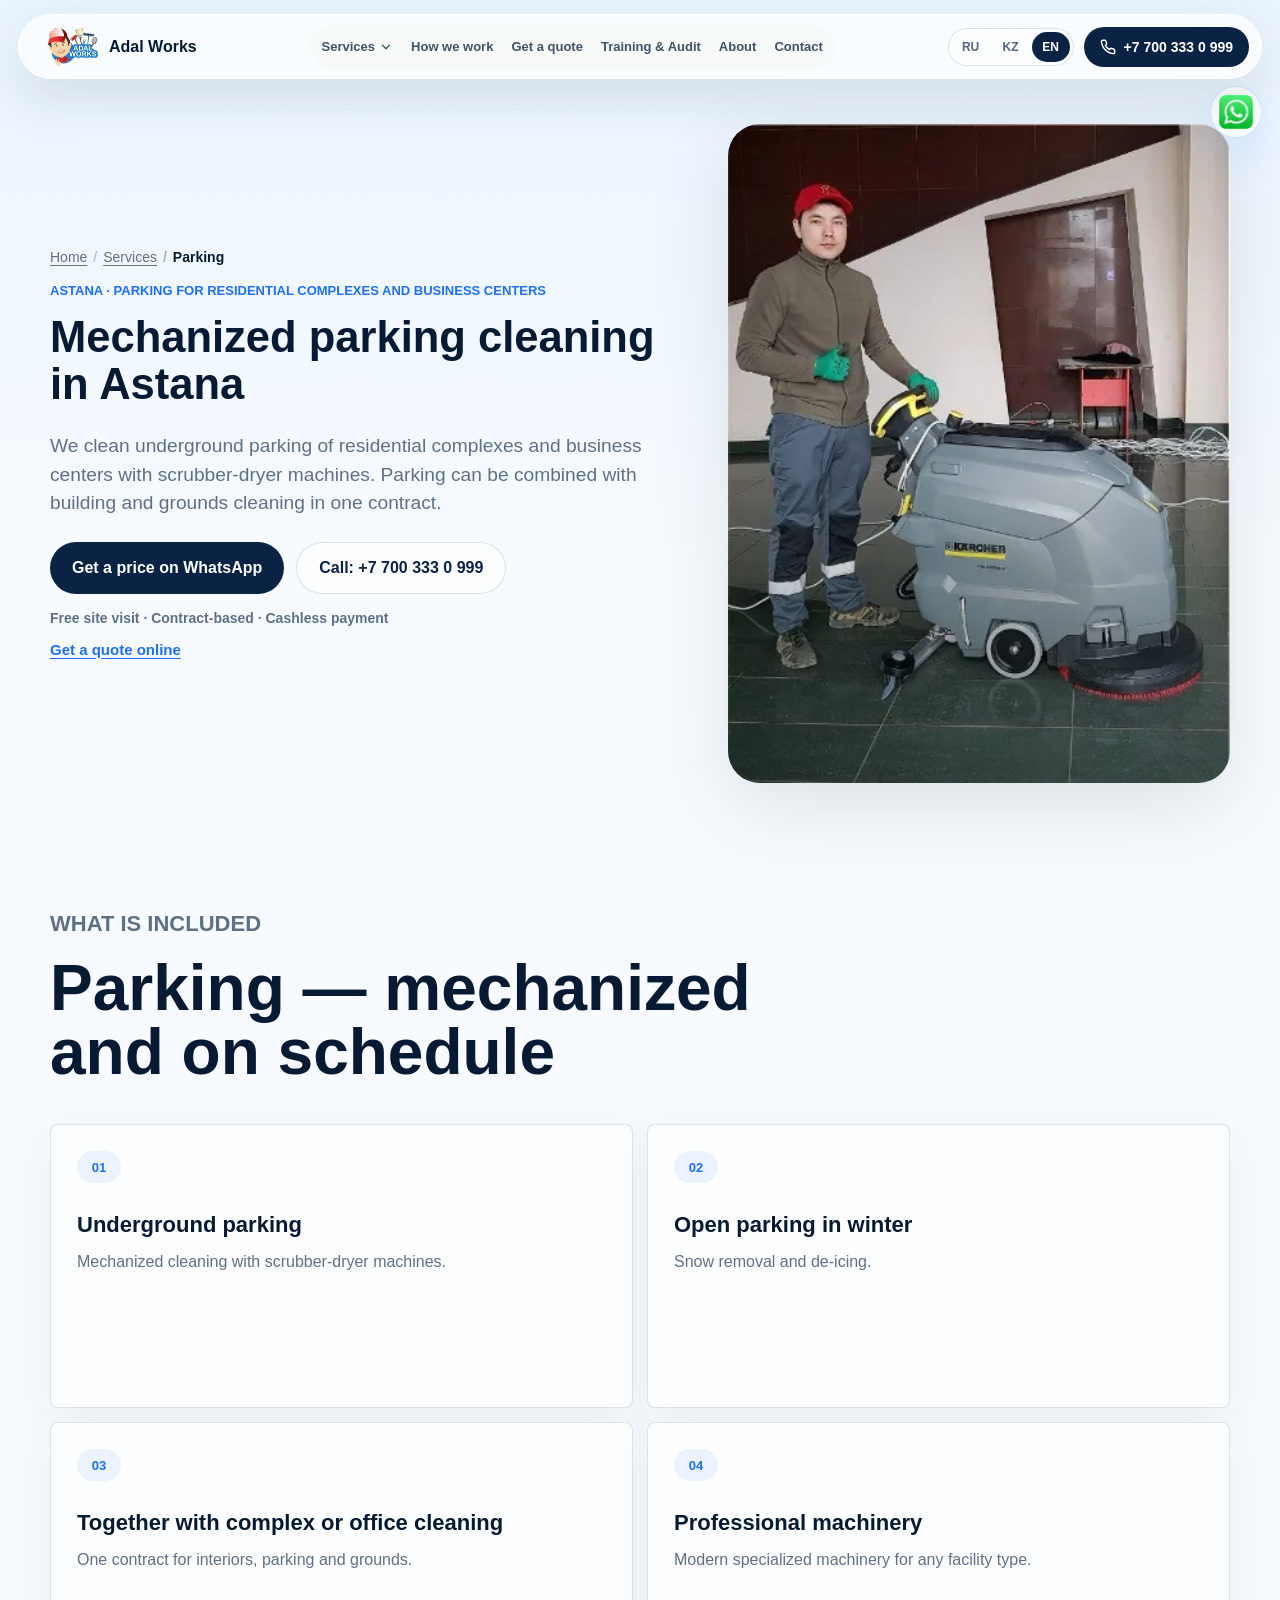
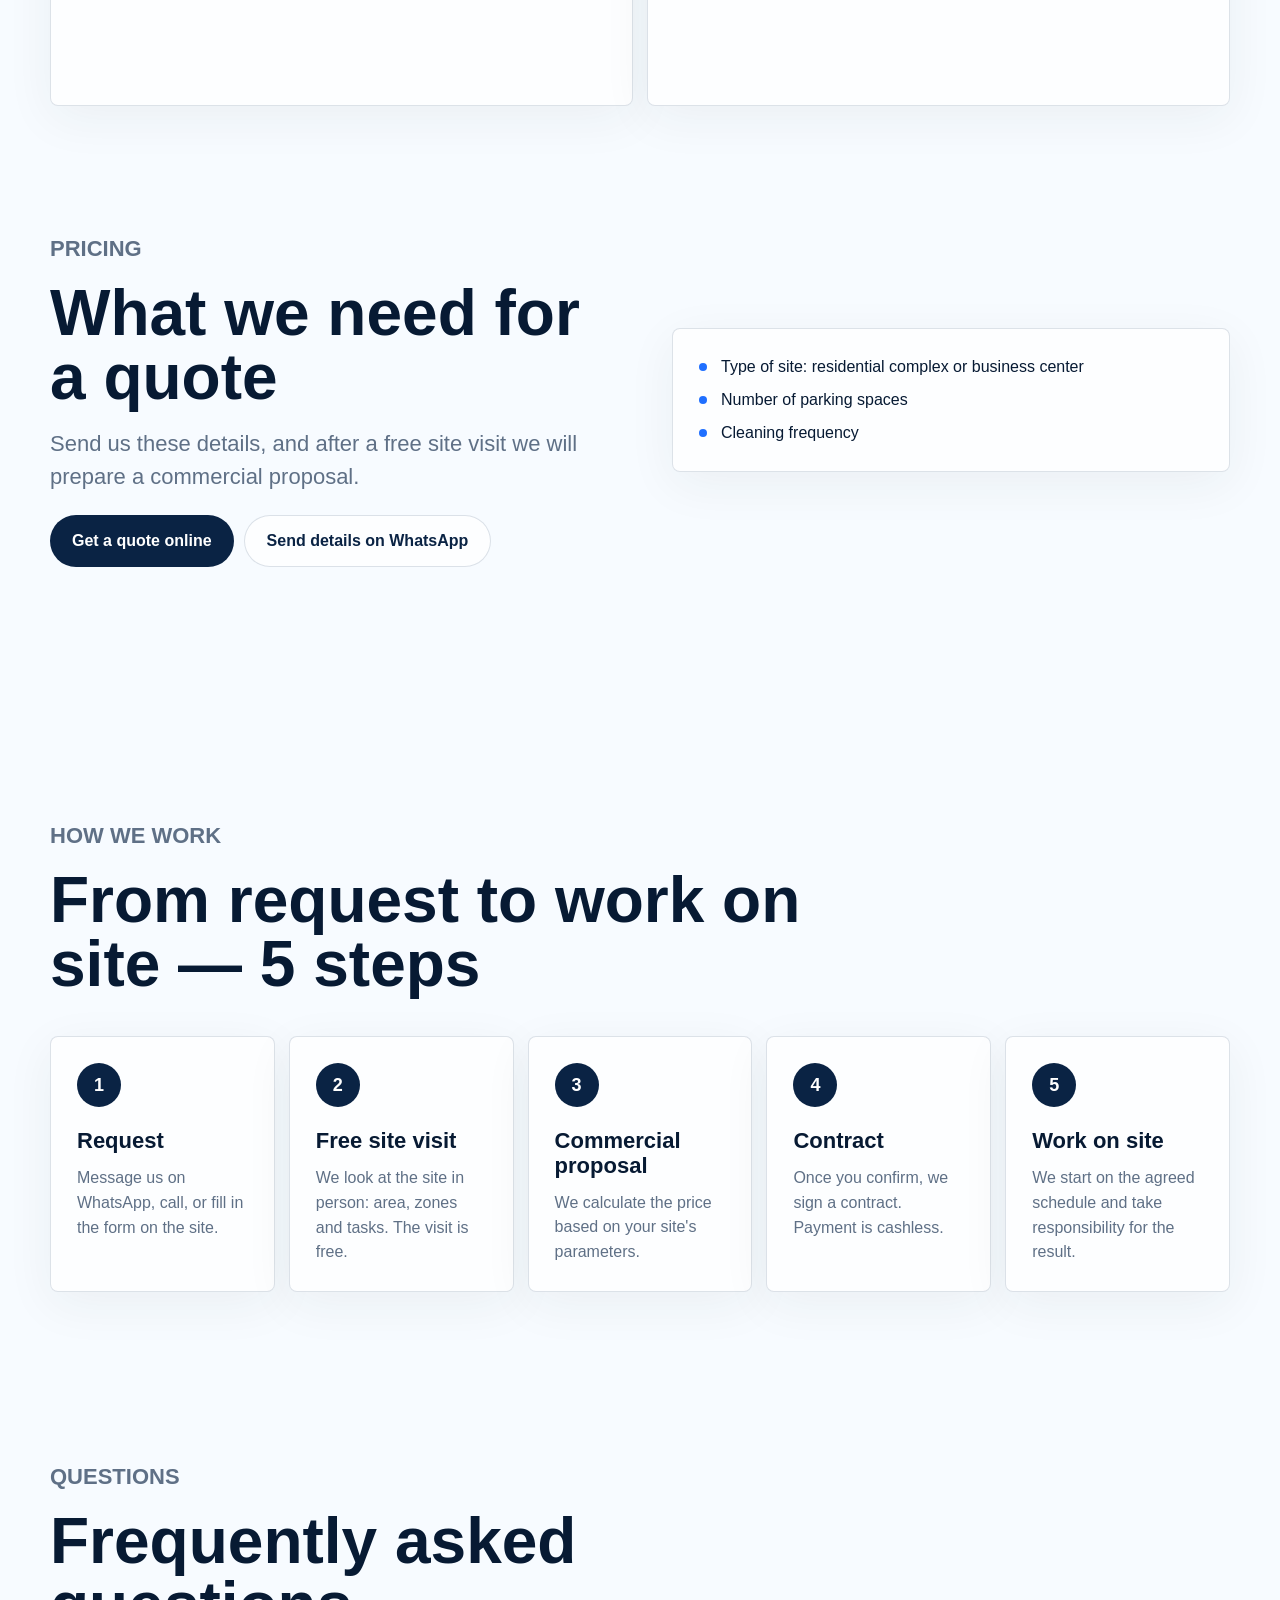
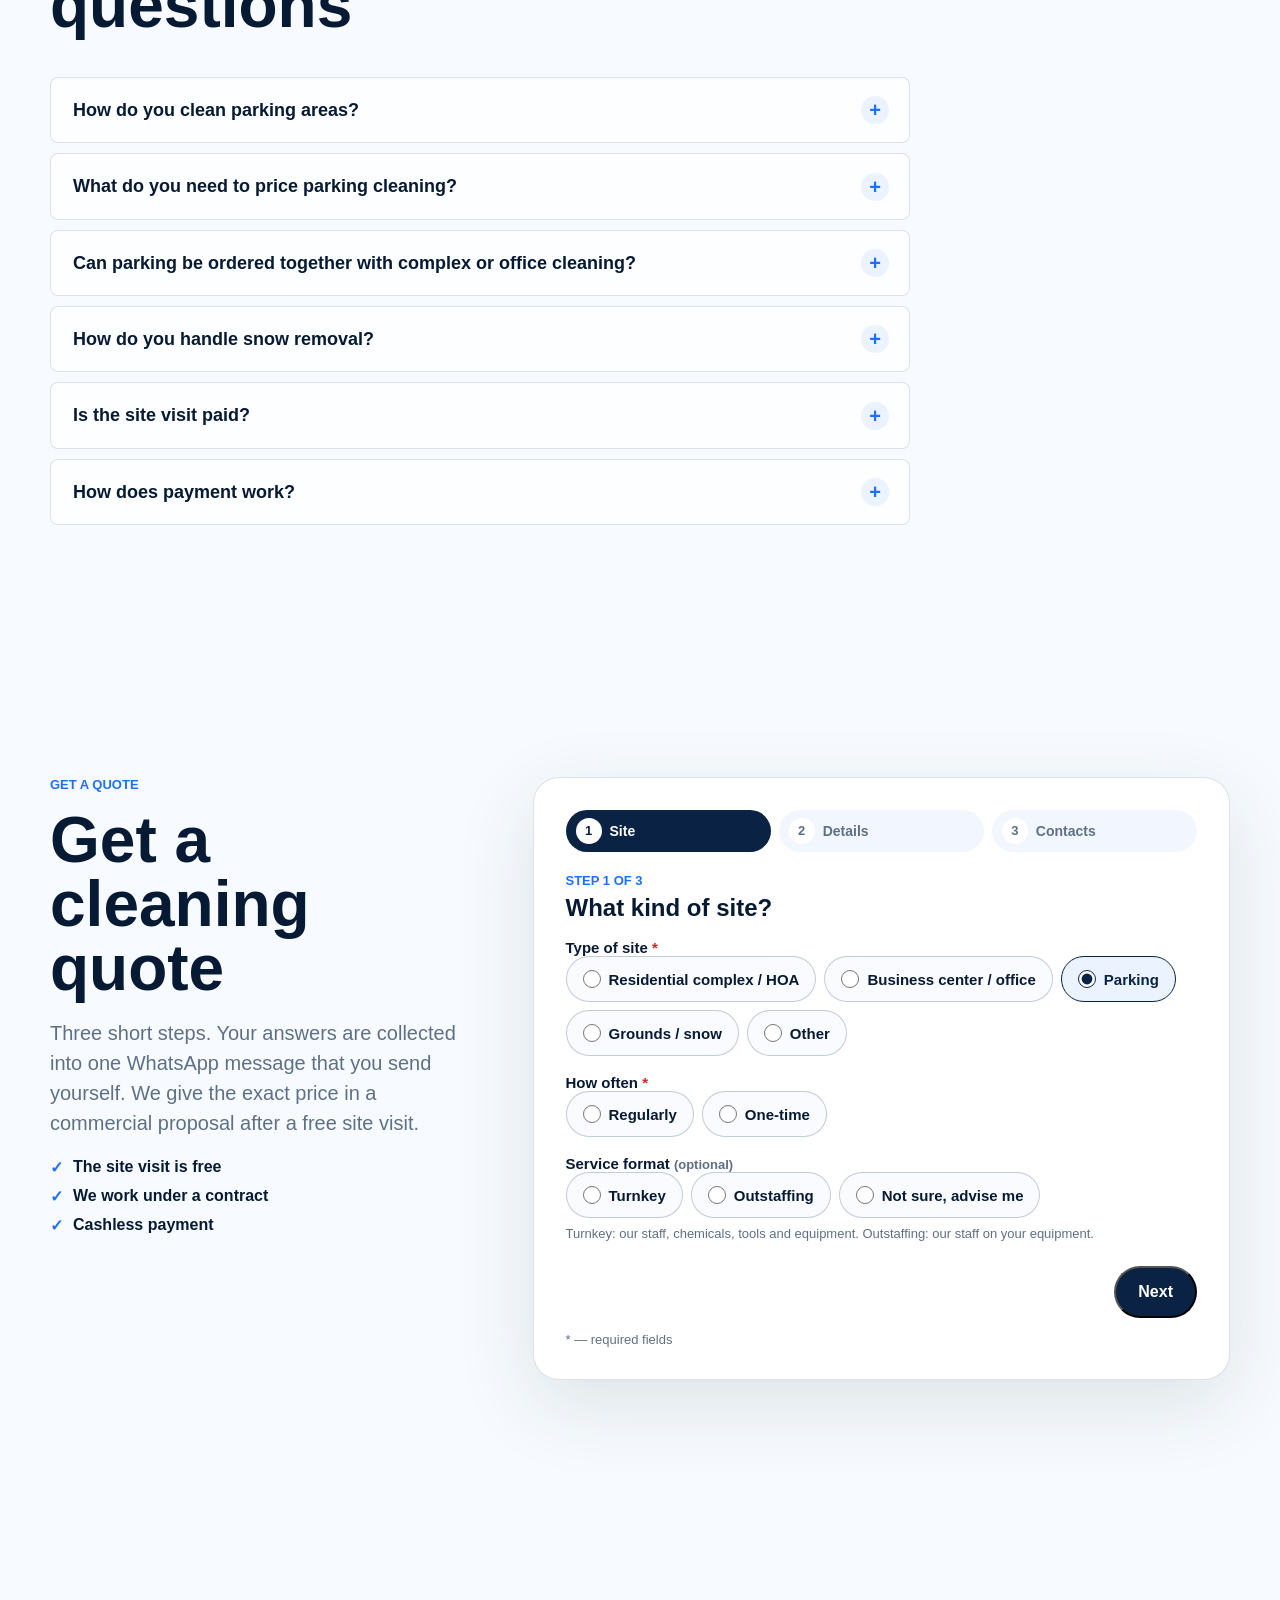
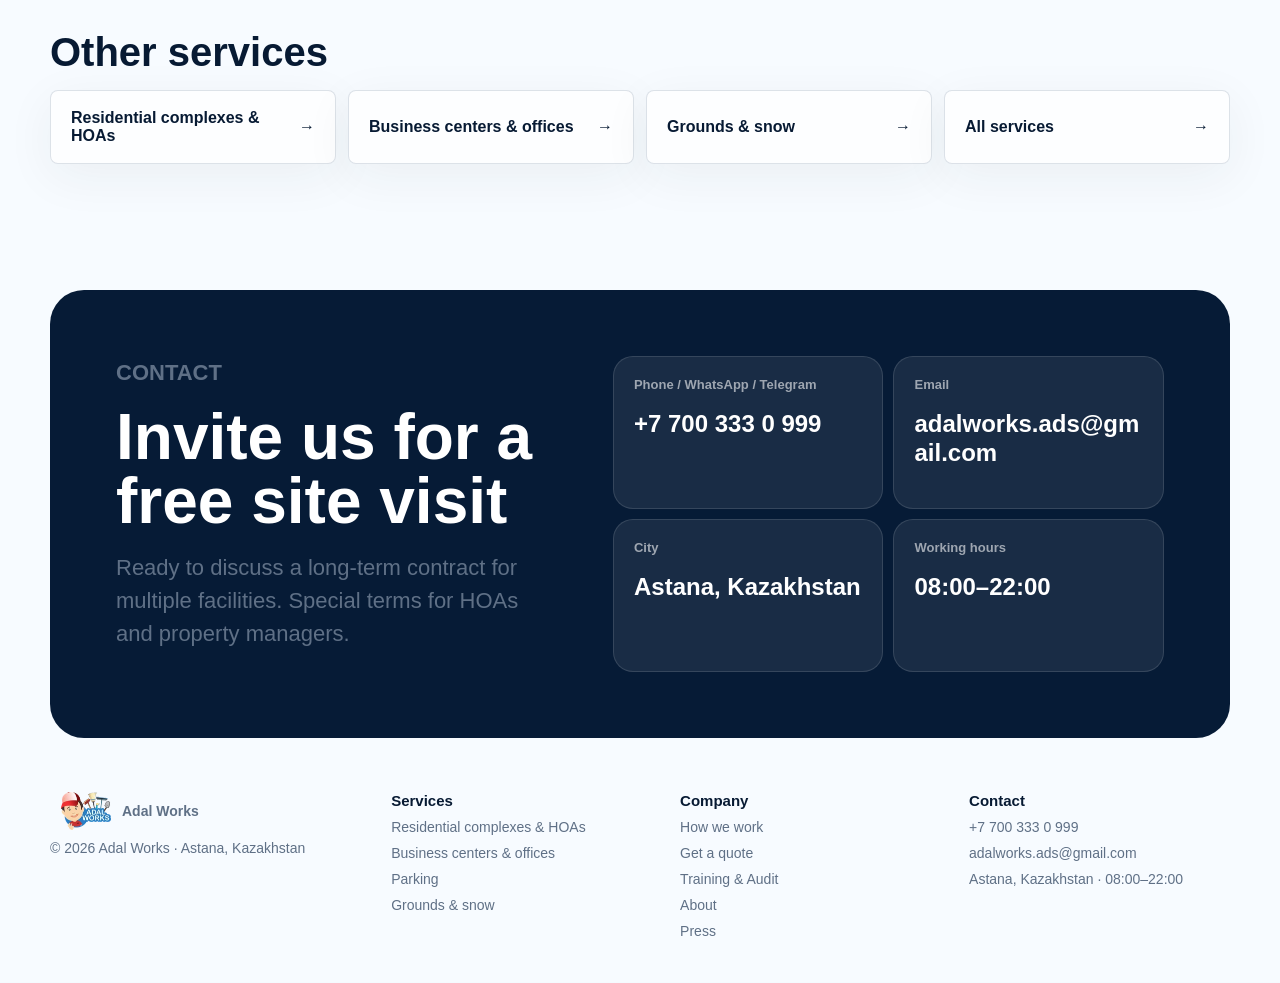
<file: parking/index.html>
<!doctype html>
<html lang="ru" data-default-lang="ru">
  <head>
    <meta charset="utf-8" />
    <meta name="viewport" content="width=device-width, initial-scale=1, viewport-fit=cover" />
    <meta name="theme-color" content="#f4f8ff" />
    <meta name="description" content="Механизированная уборка подземных паркингов ЖК и бизнес-центров в Астане поломоечными машинами. Зимой — уборка снега с открытых парковок. Бесплатный осмотр, договор, безналичный расчёт." />
    <title>Уборка паркингов в Астане поломоечными машинами | Adal Works</title>
    <link rel="canonical" href="https://adalworks.kz/parking/" />
    <meta property="og:type" content="website" />
    <meta property="og:locale" content="ru_KZ" />
    <meta property="og:locale:alternate" content="kk_KZ" />
    <meta property="og:locale:alternate" content="en_US" />
    <meta property="og:url" content="https://adalworks.kz/parking/" />
    <meta property="og:title" content="Уборка паркингов в Астане поломоечными машинами | Adal Works" />
    <meta property="og:description" content="Механизированная уборка подземных паркингов ЖК и бизнес-центров в Астане поломоечными машинами. Зимой — уборка снега с открытых парковок. Бесплатный осмотр, договор, безналичный расчёт." />
    <meta property="og:image" content="https://adalworks.kz/assets/og-image.jpg" />
    <meta property="og:image:width" content="1200" />
    <meta property="og:image:height" content="630" />
    <meta property="og:site_name" content="Adal Works" />
    <meta name="twitter:card" content="summary_large_image" />
    <meta name="twitter:title" content="Уборка паркингов в Астане поломоечными машинами | Adal Works" />
    <meta name="twitter:description" content="Механизированная уборка подземных паркингов ЖК и бизнес-центров в Астане поломоечными машинами. Зимой — уборка снега с открытых парковок. Бесплатный осмотр, договор, безналичный расчёт." />
    <meta name="twitter:image" content="https://adalworks.kz/assets/og-image.jpg" />
    <link rel="icon" href="/favicon.ico" sizes="any" />
    <link rel="icon" href="/favicon-32.png" type="image/png" sizes="32x32" />
    <link rel="apple-touch-icon" href="/apple-touch-icon.png" />
    <link rel="manifest" href="/site.webmanifest" />
    <link rel="preload" href="/assets/work-vertical-1.webp" as="image" type="image/webp" fetchpriority="high" />
    <link rel="stylesheet" href="/styles.css?v=e686eab7" />
    <script type="application/ld+json">
{
  "@context": "https://schema.org",
  "@type": "Service",
  "name": "Механизированная уборка паркингов в Астане",
  "description": "Механизированная уборка подземных паркингов поломоечными машинами в Астане.",
  "serviceType": "Паркинги",
  "url": "https://adalworks.kz/parking/",
  "areaServed": {
    "@type": "City",
    "name": "Astana"
  },
  "provider": {
    "@type": "LocalBusiness",
    "additionalType": "https://schema.org/CleaningService",
    "name": "Adal Works",
    "url": "https://adalworks.kz/",
    "telephone": "+77003330999",
    "email": "adalworks.ads@gmail.com",
    "address": {
      "@type": "PostalAddress",
      "addressLocality": "Astana",
      "addressCountry": "KZ"
    }
  }
}
    </script>
    <script type="application/ld+json">
{
  "@context": "https://schema.org",
  "@type": "BreadcrumbList",
  "itemListElement": [
    {
      "@type": "ListItem",
      "position": 1,
      "name": "Adal Works",
      "item": "https://adalworks.kz/"
    },
    {
      "@type": "ListItem",
      "position": 2,
      "name": "Паркинги",
      "item": "https://adalworks.kz/parking/"
    }
  ]
}
    </script>
  </head>
  <body>
    <header class="site-header" data-header>
      <a class="brand" href="/" aria-label="Adal Works">
        <picture>
          <source srcset="/assets/logo.webp" type="image/webp" />
          <img src="/assets/logo.png" alt="Adal Works" width="52" height="38" />
        </picture>
        <span>Adal Works</span>
      </a>

      <nav class="desktop-nav" aria-label="Основная навигация" data-i18n-aria="navAria">
        <div class="nav-dropdown" data-dropdown>
          <button class="nav-dropdown-button" type="button" aria-expanded="false" aria-controls="services-menu" data-dropdown-button>
            <span data-i18n="navServices">Услуги</span><svg xmlns="http://www.w3.org/2000/svg" width="14" height="14" viewBox="0 0 24 24" fill="none" stroke="currentColor" stroke-width="2.4" stroke-linecap="round" stroke-linejoin="round" aria-hidden="true"><polyline points="6 9 12 15 18 9"></polyline></svg>
          </button>
          <div class="nav-dropdown-menu" id="services-menu">
            <a href="/zhk/" data-i18n="navZhk">ЖК, ОСИ и УК</a>
            <a href="/biznes-centr/" data-i18n="navBc">Бизнес-центры и офисы</a>
            <a href="/parking/" aria-current="page" data-i18n="navParking">Паркинги</a>
            <a href="/aula/" data-i18n="navTerritory">Территория и снег</a>
            <a href="/#services" data-i18n="navServicesAll">Все услуги</a>
          </div>
        </div>
        <a href="#how-we-work" data-i18n="navHow">Как мы работаем</a>
        <a href="#quote" data-i18n="navQuote">Расчёт стоимости</a>
        <a href="/#training-audit" data-i18n="navTraining">Обучение и аудит</a>
        <a href="/#about" data-i18n="navAbout">О нас</a>
        <a href="#contact" data-i18n="navContact">Контакты</a>
      </nav>

      <div class="header-actions">
        <div class="language-switch" role="group" aria-label="Выбор языка" data-i18n-aria="langAria">
          <button type="button" data-lang="ru">RU</button>
          <button type="button" data-lang="kz">KZ</button>
          <button type="button" data-lang="en">EN</button>
        </div>
        <a class="header-phone" href="tel:+77003330999" aria-label="+7 700 333 0 999">
          <svg xmlns="http://www.w3.org/2000/svg" width="16" height="16" viewBox="0 0 24 24" fill="none" stroke="currentColor" stroke-width="2.2" stroke-linecap="round" stroke-linejoin="round" aria-hidden="true">
            <path d="M22 16.92v3a2 2 0 0 1-2.18 2 19.79 19.79 0 0 1-8.63-3.07 19.5 19.5 0 0 1-6-6 19.79 19.79 0 0 1-3.07-8.67A2 2 0 0 1 4.11 2h3a2 2 0 0 1 2 1.72c.13.96.36 1.9.7 2.81a2 2 0 0 1-.45 2.11L8.09 9.91a16 16 0 0 0 6 6l1.27-1.27a2 2 0 0 1 2.11-.45c.91.34 1.85.57 2.81.7A2 2 0 0 1 22 16.92z"></path>
          </svg>
          <span>+7 700 333 0 999</span>
        </a>
        <button class="menu-button" type="button" aria-label="Открыть меню" data-i18n-aria="menuOpen" aria-expanded="false" aria-controls="mobile-menu" data-menu-button>
          <svg xmlns="http://www.w3.org/2000/svg" width="24" height="24" viewBox="0 0 24 24" fill="none" stroke="currentColor" stroke-width="2" stroke-linecap="round" stroke-linejoin="round" aria-hidden="true">
            <line x1="3" y1="12" x2="21" y2="12"></line>
            <line x1="3" y1="6" x2="21" y2="6"></line>
            <line x1="3" y1="18" x2="21" y2="18"></line>
          </svg>
        </button>
      </div>
    </header>

    <a class="whatsapp-float" href="https://wa.me/77003330999" data-whatsapp data-i18n-aria="whatsappFloatLabel" aria-label="Написать в WhatsApp">
      <picture>
        <source srcset="/assets/whatsapp.webp" type="image/webp" />
        <img src="/assets/whatsapp.png" alt="" width="36" height="36" />
      </picture>
    </a>

    <div class="mobile-menu" id="mobile-menu" data-mobile-menu>
      <span class="mobile-menu-label" data-i18n="navServices">Услуги</span>
        <a class="mobile-sub" href="/zhk/" data-i18n="navZhk">ЖК, ОСИ и УК</a>
        <a class="mobile-sub" href="/biznes-centr/" data-i18n="navBc">Бизнес-центры и офисы</a>
        <a class="mobile-sub" href="/parking/" aria-current="page" data-i18n="navParking">Паркинги</a>
        <a class="mobile-sub" href="/aula/" data-i18n="navTerritory">Территория и снег</a>
      <a href="#how-we-work" data-i18n="navHow">Как мы работаем</a>
      <a href="#quote" data-i18n="navQuote">Расчёт стоимости</a>
      <a href="/#training-audit" data-i18n="navTraining">Обучение и аудит</a>
      <a href="/#about" data-i18n="navAbout">О нас</a>
      <a href="#contact" data-i18n="navContact">Контакты</a>
    </div>

    <main id="top" class="service-page">
      <section class="hero page-hero">
        <div class="hero-copy">
          <nav class="breadcrumbs" aria-label="Навигационная цепочка" data-i18n-aria="crumbAria">
            <ol>
              <li><a href="/" data-i18n="crumbHome">Главная</a></li>
              <li><a href="/#services" data-i18n="navServices">Услуги</a></li>
              <li aria-current="page" data-i18n="navParking">Паркинги</li>
            </ol>
          </nav>
          <p class="eyebrow" data-i18n="pageHeroTag">Астана · Паркинги ЖК и бизнес-центров</p>
          <h1 data-i18n="pageH1">Механизированная уборка паркингов в Астане</h1>
          <p class="lead" data-i18n="pageLead">Убираем подземные паркинги жилых комплексов и бизнес-центров поломоечными машинами. Паркинг можно объединить с уборкой здания и территории в одном договоре.</p>
          <div class="hero-actions">
            <a class="button primary" href="https://wa.me/77003330999" data-whatsapp data-i18n-whatsapp="pageWhatsapp" data-i18n="ctaQuote">Узнать стоимость в WhatsApp</a>
            <a class="button secondary" href="tel:+77003330999" data-i18n="ctaCall">Позвонить: +7 700 333 0 999</a>
          </div>
          <p class="hero-note"><span data-i18n="heroNote">Бесплатный осмотр объекта · Работаем по договору · Безналичный расчёт</span></p>
          <a class="text-link" href="#quote" data-i18n="ctaForm">Рассчитать стоимость онлайн</a>
        </div>
        <div class="hero-media">
          <picture><source srcset="/assets/work-vertical-1.webp" type="image/webp" /><img src="/assets/work-vertical-1.jpg" alt="Поломоечная машина Adal Works" data-i18n-alt="pageImgAlt" width="393" height="516" fetchpriority="high" /></picture>
        </div>
      </section>

      <section class="section intro" id="includes">
        <div class="section-heading">
          <p class="eyebrow" data-i18n="incTag">Что входит</p>
          <h2 data-i18n="incTitle">Паркинг — механизированно и по графику</h2>
        </div>
        <div class="service-grid is-four">
          <article class="service-card">
            <span>01</span>
            <h3 data-i18n="inc1Title">Подземный паркинг</h3>
            <p data-i18n="inc1Text">Механизированная уборка поломоечными машинами.</p>
          </article>
          <article class="service-card">
            <span>02</span>
            <h3 data-i18n="inc2Title">Открытые парковки зимой</h3>
            <p data-i18n="inc2Text">Уборка снега и обработка реагентами.</p>
          </article>
          <article class="service-card">
            <span>03</span>
            <h3 data-i18n="inc3Title">Вместе с уборкой ЖК или БЦ</h3>
            <p data-i18n="inc3Text">Один договор на помещения, паркинг и территорию.</p>
          </article>
          <article class="service-card">
            <span>04</span>
            <h3 data-i18n="inc4Title">Профессиональная техника</h3>
            <p data-i18n="inc4Text">Современная специализированная техника для любого типа объектов.</p>
          </article>
        </div>
      </section>

      <section class="section pricing page-pricing" id="pricing">
        <div class="pricing-copy">
          <p class="eyebrow" data-i18n="priceTag">Стоимость</p>
          <h2 data-i18n="pagePriceTitle">Что нужно для расчёта</h2>
          <p data-i18n="pagePriceLead">Пришлите эти данные — после бесплатного осмотра подготовим коммерческое предложение.</p>
          <div class="pricing-actions">
            <a class="button primary" href="#quote" data-i18n="ctaForm">Рассчитать стоимость онлайн</a>
            <a class="button secondary" href="https://wa.me/77003330999" data-whatsapp data-i18n-whatsapp="pageWhatsapp" data-i18n="priceButton">Отправить данные в WhatsApp</a>
          </div>
        </div>
        <div class="price-factors single">
          <div>
            <ul>
            <li data-i18n="pp1">Тип объекта: ЖК или бизнес-центр</li>
            <li data-i18n="pp2">Количество машиномест</li>
            <li data-i18n="pp3">Периодичность уборки</li>
            </ul>
          </div>
        </div>
      </section>
      <section class="section steps" id="how-we-work">
        <div class="section-heading">
          <p class="eyebrow" data-i18n="stepsTag">Как мы работаем</p>
          <h2 data-i18n="stepsTitle">От заявки до работы на объекте — 5 шагов</h2>
        </div>
        <ol class="steps-grid">
          <li class="step-card">
            <span>1</span>
            <h3 data-i18n="step1Title">Заявка</h3>
            <p data-i18n="step1Text">Пишете в WhatsApp, звоните или заполняете форму на сайте.</p>
          </li>
          <li class="step-card">
            <span>2</span>
            <h3 data-i18n="step2Title">Бесплатный осмотр</h3>
            <p data-i18n="step2Text">Смотрим объект на месте: площадь, зоны и задачи. Осмотр бесплатный.</p>
          </li>
          <li class="step-card">
            <span>3</span>
            <h3 data-i18n="step3Title">Коммерческое предложение</h3>
            <p data-i18n="step3Text">Рассчитываем стоимость по параметрам вашего объекта.</p>
          </li>
          <li class="step-card">
            <span>4</span>
            <h3 data-i18n="step4Title">Договор</h3>
            <p data-i18n="step4Text">При подтверждении заключаем договор. Оплата — по безналичному расчёту.</p>
          </li>
          <li class="step-card">
            <span>5</span>
            <h3 data-i18n="step5Title">Работа на объекте</h3>
            <p data-i18n="step5Text">Выходим на объект по согласованному графику и отвечаем за результат.</p>
          </li>
        </ol>
      </section>
      <section class="section faq" id="faq">
        <div class="section-heading">
          <p class="eyebrow" data-i18n="faqTag">Вопросы</p>
          <h2 data-i18n="faqTitle">Частые вопросы</h2>
        </div>
        <div class="faq-list">
          <details class="faq-item">
            <summary data-i18n="qParkingQ">Как вы убираете паркинги?</summary>
            <p data-i18n="qParkingA">Механизированно — поломоечными машинами.</p>
          </details>
          <details class="faq-item">
            <summary data-i18n="pq1Q">Что нужно для расчёта стоимости уборки паркинга?</summary>
            <p data-i18n="pq1A">Количество машиномест и периодичность уборки. Точную цену даём в коммерческом предложении после бесплатного осмотра.</p>
          </details>
          <details class="faq-item">
            <summary data-i18n="pq2Q">Можно ли заказать паркинг вместе с уборкой ЖК или БЦ?</summary>
            <p data-i18n="pq2A">Да, по принципу «полный цикл — один договор»: помещения, паркинг и территория у одного подрядчика.</p>
          </details>
          <details class="faq-item">
            <summary data-i18n="qSnowQ">Как вы убираете снег?</summary>
            <p data-i18n="qSnowA">Зимой убираем снег с дворов, парковок и пешеходных зон и обрабатываем территорию реагентами. Снегоуборку можно включить в общий договор вместе с уборкой помещений.</p>
          </details>
          <details class="faq-item">
            <summary data-i18n="qFreeQ">Осмотр объекта платный?</summary>
            <p data-i18n="qFreeA">Нет, осмотр бесплатный. После осмотра рассчитываем коммерческое предложение, а при вашем подтверждении заключаем договор.</p>
          </details>
          <details class="faq-item">
            <summary data-i18n="qPayQ">Как происходит оплата?</summary>
            <p data-i18n="qPayA">Работаем по договору, оплата — по безналичному расчёту.</p>
          </details>
        </div>
      </section>
      <section class="section quote" id="quote">
        <div class="quote-intro">
          <p class="eyebrow" data-i18n="formTag">Расчёт стоимости</p>
          <h2 id="quote-title" data-i18n="formTitle">Рассчитать стоимость уборки</h2>
          <p data-i18n="formLead">Три коротких шага. Ответы соберутся в одно сообщение в WhatsApp, и вы отправите его сами. Точную стоимость назовём в коммерческом предложении после бесплатного осмотра.</p>
          <ul class="quote-points">
            <li data-i18n="formPoint1">Осмотр объекта бесплатный</li>
            <li data-i18n="formPoint2">Работаем по договору</li>
            <li data-i18n="formPoint3">Безналичный расчёт</li>
          </ul>
        </div>
        <form class="quote-form" data-quote-form novalidate aria-labelledby="quote-title" data-preset-type="parking">
          <ol class="quote-progress">
          <li data-progress="1" class="is-current" aria-current="step"><span class="quote-progress-num" aria-hidden="true">1</span><span data-i18n="formStep1Name">Объект</span></li>
          <li data-progress="2"><span class="quote-progress-num" aria-hidden="true">2</span><span data-i18n="formStep2Name">Параметры</span></li>
          <li data-progress="3"><span class="quote-progress-num" aria-hidden="true">3</span><span data-i18n="formStep3Name">Контакты</span></li>
          </ol>
          <div class="quote-error-summary" data-error-summary role="alert" hidden><span data-i18n="formErrSummary">Проверьте отмеченные поля</span></div>

          <div class="quote-step" data-step="1" role="group" aria-labelledby="quote-step-1-title">
            <h3 class="quote-step-title" id="quote-step-1-title" tabindex="-1"><span class="quote-step-count"><span data-i18n="formStepWord">Шаг</span> 1 <span data-i18n="formStepOf">из 3</span></span><span data-i18n="formStep1Title">Какой у вас объект?</span></h3>
            <fieldset class="field" data-field="type" data-label="formType" data-required="choice">
              <legend class="field-label"><span data-i18n="formType">Тип объекта</span><span class="req" aria-hidden="true"> *</span></legend>
              <div class="choice-grid">
                <label class="choice"><input type="radio" name="type" value="zhk" aria-describedby="err-type" /><span data-i18n="formTypeZhk">ЖК / ОСИ</span></label>
                <label class="choice"><input type="radio" name="type" value="bc" aria-describedby="err-type" /><span data-i18n="formTypeBc">Бизнес-центр / офис</span></label>
                <label class="choice"><input type="radio" name="type" value="parking" aria-describedby="err-type" /><span data-i18n="formTypeParking">Паркинг</span></label>
                <label class="choice"><input type="radio" name="type" value="territory" aria-describedby="err-type" /><span data-i18n="formTypeTerritory">Территория / снег</span></label>
                <label class="choice"><input type="radio" name="type" value="other" aria-describedby="err-type" /><span data-i18n="formTypeOther">Другое</span></label>
              </div>
              <p class="field-error" id="err-type" data-error hidden></p>
            </fieldset>
            <fieldset class="field" data-field="frequency" data-label="formFreq" data-required="choice">
              <legend class="field-label"><span data-i18n="formFreq">Как часто нужна уборка</span><span class="req" aria-hidden="true"> *</span></legend>
              <div class="choice-grid">
                <label class="choice"><input type="radio" name="frequency" value="regular" aria-describedby="err-frequency" /><span data-i18n="formFreqRegular">Регулярно</span></label>
                <label class="choice"><input type="radio" name="frequency" value="once" aria-describedby="err-frequency" /><span data-i18n="formFreqOnce">Разово</span></label>
              </div>
              <p class="field-error" id="err-frequency" data-error hidden></p>
            </fieldset>
            <fieldset class="field" data-field="format" data-label="formFormat">
              <legend class="field-label"><span data-i18n="formFormat">Формат работы</span> <span class="optional">(<span data-i18n="formOptional">необязательно</span>)</span></legend>
              <div class="choice-grid">
                <label class="choice"><input type="radio" name="format" value="turnkey" aria-describedby="err-format" /><span data-i18n="formFormatTurnkey">Под ключ</span></label>
                <label class="choice"><input type="radio" name="format" value="outstaff" aria-describedby="err-format" /><span data-i18n="formFormatOut">Аутстаффинг</span></label>
                <label class="choice"><input type="radio" name="format" value="unsure" aria-describedby="err-format" /><span data-i18n="formFormatUnsure">Не знаю, посоветуйте</span></label>
              </div>
              <p class="field-error" id="err-format" data-error hidden></p>
              <p class="field-hint" data-i18n="formFormatHint">Под ключ — наш персонал, химия, инвентарь и оборудование. Аутстаффинг — наш персонал на вашем оборудовании.</p>
            </fieldset>
            <div class="quote-actions"><button class="button primary" type="button" data-next><span data-i18n="formNext">Далее</span></button></div>
          </div>

          <div class="quote-step" data-step="2" role="group" aria-labelledby="quote-step-2-title" hidden>
            <h3 class="quote-step-title" id="quote-step-2-title" tabindex="-1"><span class="quote-step-count"><span data-i18n="formStepWord">Шаг</span> 2 <span data-i18n="formStepOf">из 3</span></span><span data-i18n="formStep2Title">Параметры объекта</span></h3>
            <div class="field-group" data-show-for="zhk">
            <div class="field" data-field="entrances" data-label="formEntrances" data-required="number" data-kind="number">
              <label class="field-label" for="q-entrances"><span data-i18n="formEntrances">Количество подъездов</span><span class="req" aria-hidden="true"> *</span></label>
              <input id="q-entrances" name="entrances" type="text" inputmode="numeric" pattern="[0-9]*" autocomplete="off" aria-describedby="err-entrances" aria-required="true" />
              <p class="field-error" id="err-entrances" data-error hidden></p>
            </div>
            <div class="field" data-field="floors" data-label="formFloors">
              <label class="field-label" for="q-floors"><span data-i18n="formFloors">Этажность каждого подъезда</span></label>
              <input id="q-floors" name="floors" type="text" aria-describedby="err-floors hint-floors" />
              <p class="field-hint" id="hint-floors" data-i18n="formFloorsHint">Например: 9, 9, 12, 16</p>
              <p class="field-error" id="err-floors" data-error hidden></p>
            </div>
            <div class="field" data-field="spaces_zhk" data-label="formSpaces" data-kind="number">
              <label class="field-label" for="q-spaces_zhk"><span data-i18n="formSpaces">Машиномест в паркинге</span></label>
              <input id="q-spaces_zhk" name="spaces_zhk" type="text" inputmode="numeric" pattern="[0-9]*" autocomplete="off" aria-describedby="err-spaces_zhk hint-spaces_zhk" />
              <p class="field-hint" id="hint-spaces_zhk" data-i18n="formSpacesHint">Если паркинга нет, оставьте пустым</p>
              <p class="field-error" id="err-spaces_zhk" data-error hidden></p>
            </div>
            <div class="field field-wide form-std" data-field="std_zhk" data-label="formStdLabel" data-static="formStdShort" data-hide-once>
              <p class="form-std-text" data-i18n="priceZhkStd">Мы рассчитаем стандартный формат уборки ЖК: входные группы — ежедневно с понедельника по субботу, все этажи — 3 раза в неделю (пн, ср, пт), генеральная уборка — раз в месяц.</p>
            </div>
            </div>
            <div class="field-group" data-show-for="bc other">
            <div class="field" data-field="area" data-label="formArea" data-required="number" data-kind="number">
              <label class="field-label" for="q-area"><span data-i18n="formArea">Площадь, м²</span><span class="req" aria-hidden="true"> *</span></label>
              <input id="q-area" name="area" type="text" inputmode="numeric" pattern="[0-9]*" autocomplete="off" aria-describedby="err-area" aria-required="true" />
              <p class="field-error" id="err-area" data-error hidden></p>
            </div>
            <div class="field" data-field="storeys" data-label="formStoreys" data-kind="number">
              <label class="field-label" for="q-storeys"><span data-i18n="formStoreys">Этажность</span> <span class="optional">(<span data-i18n="formOptional">необязательно</span>)</span></label>
              <input id="q-storeys" name="storeys" type="text" inputmode="numeric" pattern="[0-9]*" autocomplete="off" aria-describedby="err-storeys" />
              <p class="field-error" id="err-storeys" data-error hidden></p>
            </div>
            <div class="field" data-field="restrooms" data-label="formRestrooms" data-kind="number">
              <label class="field-label" for="q-restrooms"><span data-i18n="formRestrooms">Количество санузлов</span> <span class="optional">(<span data-i18n="formOptional">необязательно</span>)</span></label>
              <input id="q-restrooms" name="restrooms" type="text" inputmode="numeric" pattern="[0-9]*" autocomplete="off" aria-describedby="err-restrooms" />
              <p class="field-error" id="err-restrooms" data-error hidden></p>
            </div>
            <div class="field" data-field="cover" data-label="formCover">
              <label class="field-label" for="q-cover"><span data-i18n="formCover">Тип покрытия пола</span> <span class="optional">(<span data-i18n="formOptional">необязательно</span>)</span></label>
              <select id="q-cover" name="cover" aria-describedby="err-cover">
                <option value="" data-i18n="formChoose">Выберите</option>
                <option value="tile" data-i18n="formCoverTile">Плитка / керамогранит</option>
                <option value="lino" data-i18n="formCoverLino">Линолеум / ПВХ</option>
                <option value="carpet" data-i18n="formCoverCarpet">Ковролин</option>
                <option value="concrete" data-i18n="formCoverConcrete">Наливной пол / бетон</option>
                <option value="mixed" data-i18n="formCoverMixed">Смешанное</option>
                <option value="unknown" data-i18n="formCoverUnknown">Не знаю</option>
              </select>
              <p class="field-error" id="err-cover" data-error hidden></p>
            </div>
            <div class="field" data-field="period_com" data-label="formPeriod" data-required="select" data-hide-once>
              <label class="field-label" for="q-period_com"><span data-i18n="formPeriod">Периодичность уборки</span><span class="req" aria-hidden="true"> *</span></label>
              <select id="q-period_com" name="period_com" aria-describedby="err-period_com" aria-required="true">
                <option value="" data-i18n="formChoose">Выберите</option>
                <option value="daily" data-i18n="formPeriodDaily">Ежедневно</option>
                <option value="several" data-i18n="formPeriodSeveral">Несколько раз в неделю</option>
                <option value="weekly" data-i18n="formPeriodWeekly">Раз в неделю</option>
                <option value="other" data-i18n="formPeriodOther">Другое, напишу в комментарии</option>
              </select>
              <p class="field-error" id="err-period_com" data-error hidden></p>
            </div>
            </div>
            <div class="field-group" data-show-for="parking">
            <div class="field" data-field="spaces_parking" data-label="formSpaces" data-required="number" data-kind="number">
              <label class="field-label" for="q-spaces_parking"><span data-i18n="formSpaces">Машиномест в паркинге</span><span class="req" aria-hidden="true"> *</span></label>
              <input id="q-spaces_parking" name="spaces_parking" type="text" inputmode="numeric" pattern="[0-9]*" autocomplete="off" aria-describedby="err-spaces_parking" aria-required="true" />
              <p class="field-error" id="err-spaces_parking" data-error hidden></p>
            </div>
            <div class="field" data-field="parking_area" data-label="formParkingArea" data-kind="number">
              <label class="field-label" for="q-parking_area"><span data-i18n="formParkingArea">Площадь паркинга, м² (если известна)</span> <span class="optional">(<span data-i18n="formOptional">необязательно</span>)</span></label>
              <input id="q-parking_area" name="parking_area" type="text" inputmode="numeric" pattern="[0-9]*" autocomplete="off" aria-describedby="err-parking_area" />
              <p class="field-error" id="err-parking_area" data-error hidden></p>
            </div>
            <div class="field" data-field="period_parking" data-label="formPeriod" data-required="select" data-hide-once>
              <label class="field-label" for="q-period_parking"><span data-i18n="formPeriod">Периодичность уборки</span><span class="req" aria-hidden="true"> *</span></label>
              <select id="q-period_parking" name="period_parking" aria-describedby="err-period_parking" aria-required="true">
                <option value="" data-i18n="formChoose">Выберите</option>
                <option value="daily" data-i18n="formPeriodDaily">Ежедневно</option>
                <option value="several" data-i18n="formPeriodSeveral">Несколько раз в неделю</option>
                <option value="weekly" data-i18n="formPeriodWeekly">Раз в неделю</option>
                <option value="other" data-i18n="formPeriodOther">Другое, напишу в комментарии</option>
              </select>
              <p class="field-error" id="err-period_parking" data-error hidden></p>
            </div>
            </div>
            <div class="field-group" data-show-for="territory">
            <fieldset class="field" data-field="season" data-label="formSeason" data-required="choice">
              <legend class="field-label"><span data-i18n="formSeason">Что нужно</span><span class="req" aria-hidden="true"> *</span></legend>
              <div class="choice-grid">
                <label class="choice"><input type="checkbox" name="season" value="winter" aria-describedby="err-season" /><span data-i18n="formSeasonWinter">Зимой — уборка снега</span></label>
                <label class="choice"><input type="checkbox" name="season" value="summer" aria-describedby="err-season" /><span data-i18n="formSeasonSummer">Летом — стрижка и полив газонов</span></label>
                <label class="choice"><input type="checkbox" name="season" value="year" aria-describedby="err-season" /><span data-i18n="formSeasonYear">Уборка территории круглый год</span></label>
              </div>
              <p class="field-error" id="err-season" data-error hidden></p>
            </fieldset>
            <div class="field" data-field="territory_area" data-label="formTerritoryArea" data-kind="number">
              <label class="field-label" for="q-territory_area"><span data-i18n="formTerritoryArea">Площадь территории, м² (если известна)</span> <span class="optional">(<span data-i18n="formOptional">необязательно</span>)</span></label>
              <input id="q-territory_area" name="territory_area" type="text" inputmode="numeric" pattern="[0-9]*" autocomplete="off" aria-describedby="err-territory_area" />
              <p class="field-error" id="err-territory_area" data-error hidden></p>
            </div>
            </div>
            <div class="field-group">
            <div class="field field-wide" data-field="address" data-label="formAddress">
              <label class="field-label" for="q-address"><span data-i18n="formAddress">Адрес или название ЖК</span></label>
              <input id="q-address" name="address" type="text" aria-describedby="err-address" placeholder="Астана, улица или название ЖК" data-i18n-placeholder="formAddressHint" autocomplete="street-address" />
              <p class="field-error" id="err-address" data-error hidden></p>
            </div>
            <div class="field" data-field="start" data-label="formStart">
              <label class="field-label" for="q-start"><span data-i18n="formStart">Когда начать</span> <span class="optional">(<span data-i18n="formOptional">необязательно</span>)</span></label>
              <select id="q-start" name="start" aria-describedby="err-start">
                <option value="" data-i18n="formChoose">Выберите</option>
                <option value="asap" data-i18n="formStartAsap">Как можно скорее</option>
                <option value="month" data-i18n="formStartMonth">В течение месяца</option>
                <option value="plan" data-i18n="formStartPlan">Пока планирую</option>
              </select>
              <p class="field-error" id="err-start" data-error hidden></p>
            </div>
            <div class="field" data-field="role" data-label="formRole">
              <label class="field-label" for="q-role"><span data-i18n="formRole">Кто вы</span> <span class="optional">(<span data-i18n="formOptional">необязательно</span>)</span></label>
              <select id="q-role" name="role" aria-describedby="err-role">
                <option value="" data-i18n="formChoose">Выберите</option>
                <option value="osi" data-i18n="formRoleOsi">ОСИ</option>
                <option value="uk" data-i18n="formRoleUk">Управляющая компания</option>
                <option value="owner" data-i18n="formRoleOwner">Собственник</option>
                <option value="tenant" data-i18n="formRoleTenant">Арендатор</option>
                <option value="other" data-i18n="formRoleOther">Другое</option>
              </select>
              <p class="field-error" id="err-role" data-error hidden></p>
            </div>
            </div>
            <div class="quote-actions"><button class="button secondary" type="button" data-back><span data-i18n="formBack">Назад</span></button><button class="button primary" type="button" data-next><span data-i18n="formNext">Далее</span></button></div>
          </div>

          <div class="quote-step" data-step="3" role="group" aria-labelledby="quote-step-3-title" hidden>
            <h3 class="quote-step-title" id="quote-step-3-title" tabindex="-1"><span class="quote-step-count"><span data-i18n="formStepWord">Шаг</span> 3 <span data-i18n="formStepOf">из 3</span></span><span data-i18n="formStep3Title">Как с вами связаться</span></h3>
            <div class="field-group">
            <div class="field" data-field="name" data-label="formName" data-required="text">
              <label class="field-label" for="q-name"><span data-i18n="formName">Имя</span><span class="req" aria-hidden="true"> *</span></label>
              <input id="q-name" name="name" type="text" aria-describedby="err-name" aria-required="true" autocomplete="name" maxlength="80" />
              <p class="field-error" id="err-name" data-error hidden></p>
            </div>
            <div class="field" data-field="phone" data-label="formPhone" data-required="phone">
              <label class="field-label" for="q-phone"><span data-i18n="formPhone">Телефон</span><span class="req" aria-hidden="true"> *</span></label>
              <input id="q-phone" name="phone" type="tel" aria-describedby="err-phone hint-phone" aria-required="true" autocomplete="tel" inputmode="tel" maxlength="24" />
              <p class="field-hint" id="hint-phone" data-i18n="formPhoneHint">Например: +7 700 000 00 00</p>
              <p class="field-error" id="err-phone" data-error hidden></p>
            </div>
            <div class="field" data-field="company" data-label="formCompany">
              <label class="field-label" for="q-company"><span data-i18n="formCompany">Компания или ОСИ</span> <span class="optional">(<span data-i18n="formOptional">необязательно</span>)</span></label>
              <input id="q-company" name="company" type="text" aria-describedby="err-company" autocomplete="organization" maxlength="120" />
              <p class="field-error" id="err-company" data-error hidden></p>
            </div>
            <div class="field field-wide" data-field="comment" data-label="formComment">
              <label class="field-label" for="q-comment"><span data-i18n="formComment">Комментарий</span> <span class="optional">(<span data-i18n="formOptional">необязательно</span>)</span></label>
              <textarea id="q-comment" name="comment" rows="3" maxlength="600" aria-describedby="err-comment"></textarea>
              <p class="field-error" id="err-comment" data-error hidden></p>
            </div>
            </div>
            <p class="field-hint quote-privacy" data-i18n="formNote">После нажатия откроется WhatsApp с готовым сообщением на номер +7 700 333 0 999. Сайт никуда больше не отправляет ваши данные.</p>
            <div class="quote-actions"><button class="button secondary" type="button" data-back><span data-i18n="formBack">Назад</span></button><button class="button primary" type="submit"><span data-i18n="formSubmit">Отправить в WhatsApp</span></button></div>
          </div>
          <p class="quote-required-note" data-i18n="formRequiredNote">* — обязательные поля</p>

          <div class="quote-done" data-quote-done tabindex="-1" hidden>
            <h3 data-i18n="formDoneTitle">Сообщение готово</h3>
            <p data-i18n="formDoneText">Мы открыли WhatsApp с вашими ответами, осталось нажать «Отправить». Если WhatsApp не открылся, нажмите кнопку ниже.</p>
            <div class="quote-actions">
              <a class="button primary" href="https://wa.me/77003330999" target="_blank" rel="noopener" data-done-link data-i18n="formDoneButton">Открыть WhatsApp</a>
              <button class="button secondary" type="button" data-restart data-i18n="formRestart">Заполнить заново</button>
            </div>
          </div>
        </form>
      </section>

      <section class="section related" id="related">
        <h2 data-i18n="relatedTitle">Другие услуги</h2>
        <div class="related-grid">
          <a class="related-link" href="/zhk/"><span data-i18n="navZhk">ЖК, ОСИ и УК</span><span aria-hidden="true">→</span></a>
          <a class="related-link" href="/biznes-centr/"><span data-i18n="navBc">Бизнес-центры и офисы</span><span aria-hidden="true">→</span></a>
          <a class="related-link" href="/aula/"><span data-i18n="navTerritory">Территория и снег</span><span aria-hidden="true">→</span></a>
          <a class="related-link" href="/#services"><span data-i18n="navServicesAll">Все услуги</span><span aria-hidden="true">→</span></a>
        </div>
      </section>
      <section class="contact" id="contact">
        <div>
          <p class="eyebrow" data-i18n="contactTag">Контакты</p>
          <h2 data-i18n="contactTitle">Пригласите нас на бесплатный осмотр</h2>
          <p data-i18n="contactLead">Готовы обсудить долгосрочный договор на комплексное обслуживание нескольких объектов. Специальные условия для ОСИ и управляющих компаний.</p>
        </div>
        <div class="contact-grid">
          <a href="https://wa.me/77003330999" data-whatsapp>
            <span data-i18n="phoneLabel">Телефон / WhatsApp / Telegram</span>
            <strong>+7 700 333 0 999</strong>
          </a>
          <a href="mailto:adalworks.ads@gmail.com">
            <span>Email</span>
            <strong>adalworks.ads@gmail.com</strong>
          </a>
          <div>
            <span data-i18n="cityLabel">Город</span>
            <strong data-i18n="cityValue">Астана, Казахстан</strong>
          </div>
          <div>
            <span data-i18n="hoursLabel">Режим работы</span>
            <strong>08:00–22:00</strong>
          </div>
        </div>
      </section>
    </main>

    <footer class="footer">
      <div class="footer-brand">
        <a class="brand" href="/" aria-label="Adal Works">
          <picture>
            <source srcset="/assets/logo.webp" type="image/webp" />
            <img src="/assets/logo.png" alt="Adal Works" width="52" height="38" loading="lazy" />
          </picture>
          <span>Adal Works</span>
        </a>
        <span data-i18n="footerText">© 2026 Adal Works · Астана, Казахстан</span>
      </div>
      <nav class="footer-col" aria-label="Услуги" data-i18n-aria="footerServices">
        <strong data-i18n="footerServices">Услуги</strong>
          <a href="/zhk/" data-i18n="navZhk">ЖК, ОСИ и УК</a>
          <a href="/biznes-centr/" data-i18n="navBc">Бизнес-центры и офисы</a>
          <a href="/parking/" data-i18n="navParking">Паркинги</a>
          <a href="/aula/" data-i18n="navTerritory">Территория и снег</a>
      </nav>
      <nav class="footer-col" aria-label="Компания" data-i18n-aria="footerCompany">
        <strong data-i18n="footerCompany">Компания</strong>
        <a href="#how-we-work" data-i18n="navHow">Как мы работаем</a>
        <a href="#quote" data-i18n="navQuote">Расчёт стоимости</a>
        <a href="/#training-audit" data-i18n="navTraining">Обучение и аудит</a>
        <a href="/#about" data-i18n="navAbout">О нас</a>
        <a href="/smi/" data-i18n="navPress">СМИ о нас</a>
      </nav>
      <div class="footer-col">
        <strong data-i18n="footerContacts">Контакты</strong>
        <a href="tel:+77003330999">+7 700 333 0 999</a>
        <a href="mailto:adalworks.ads@gmail.com">adalworks.ads@gmail.com</a>
        <span><span data-i18n="cityValue">Астана, Казахстан</span> · 08:00–22:00</span>
      </div>
    </footer>

    <script src="/i18n/parking.js?v=a1e8670c" defer></script>
    <script src="/script.js?v=1a402792" defer></script>
  </body>
</html>
</file>
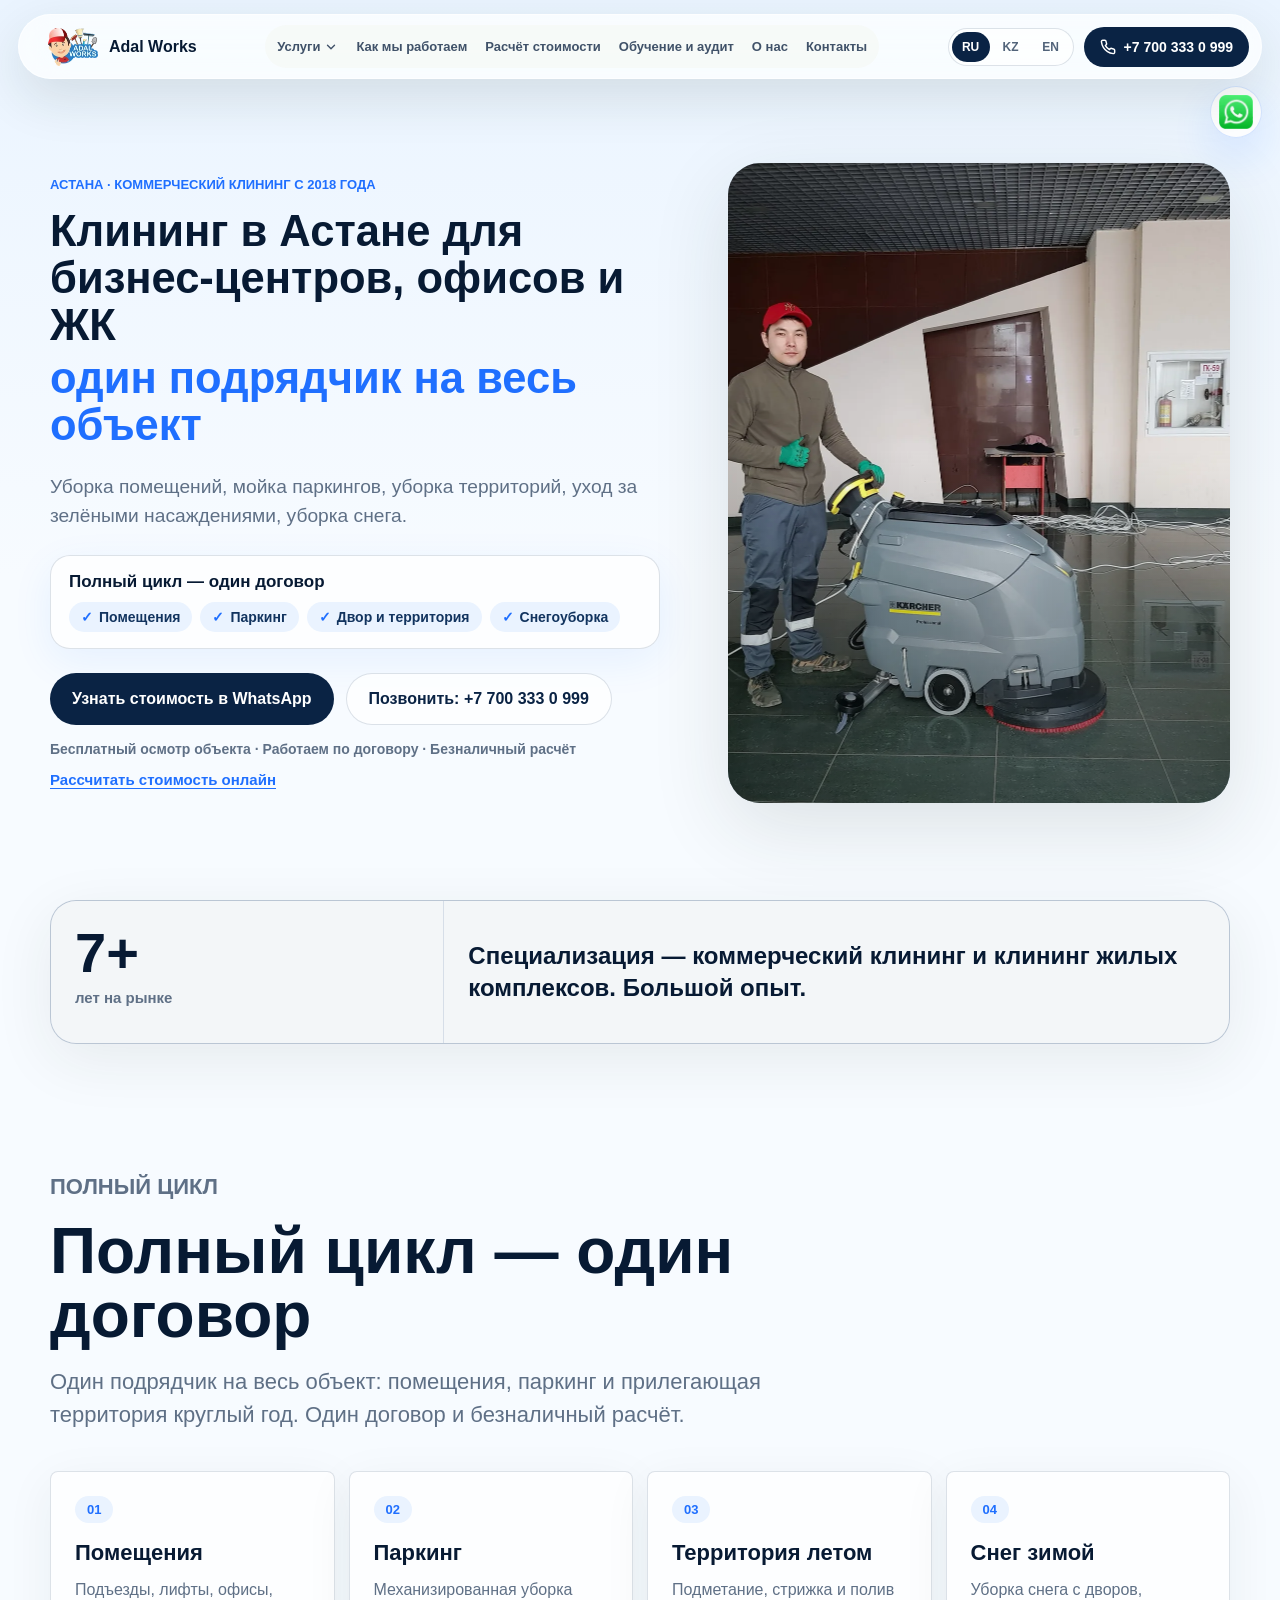
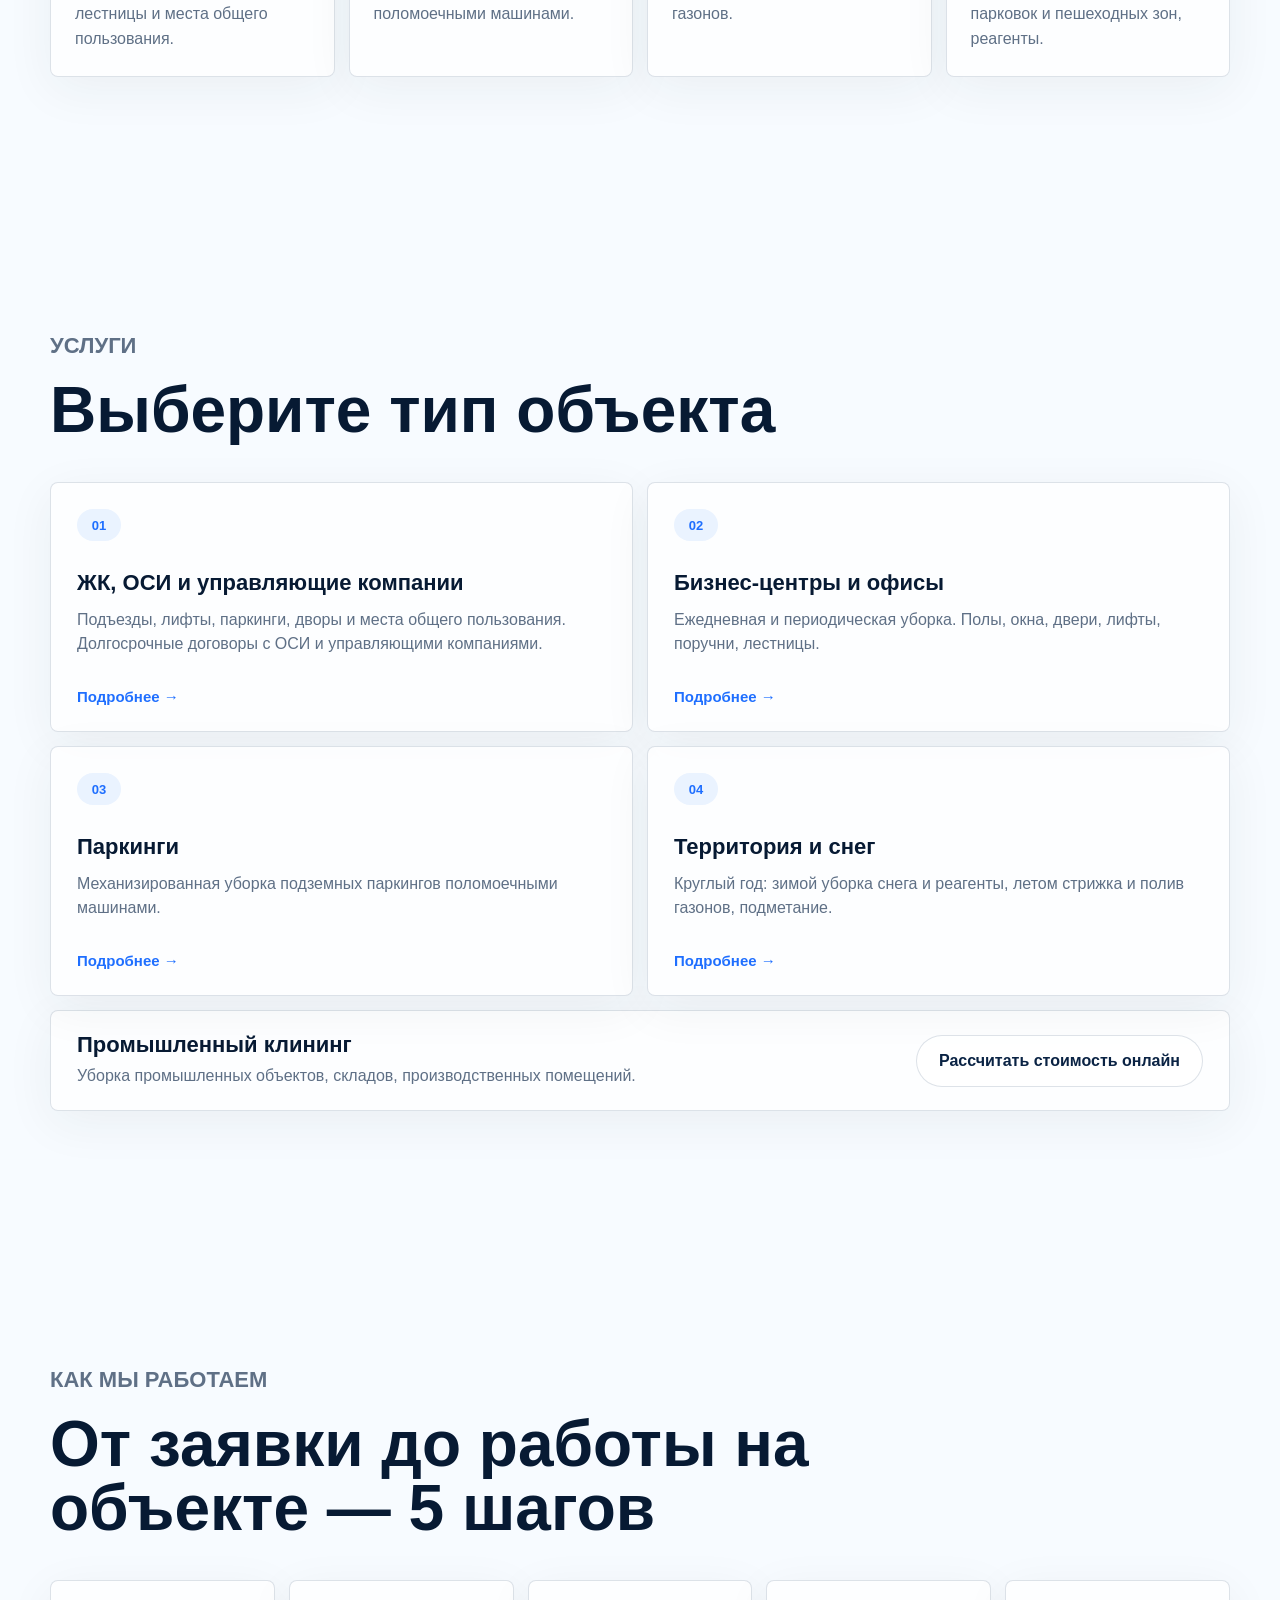
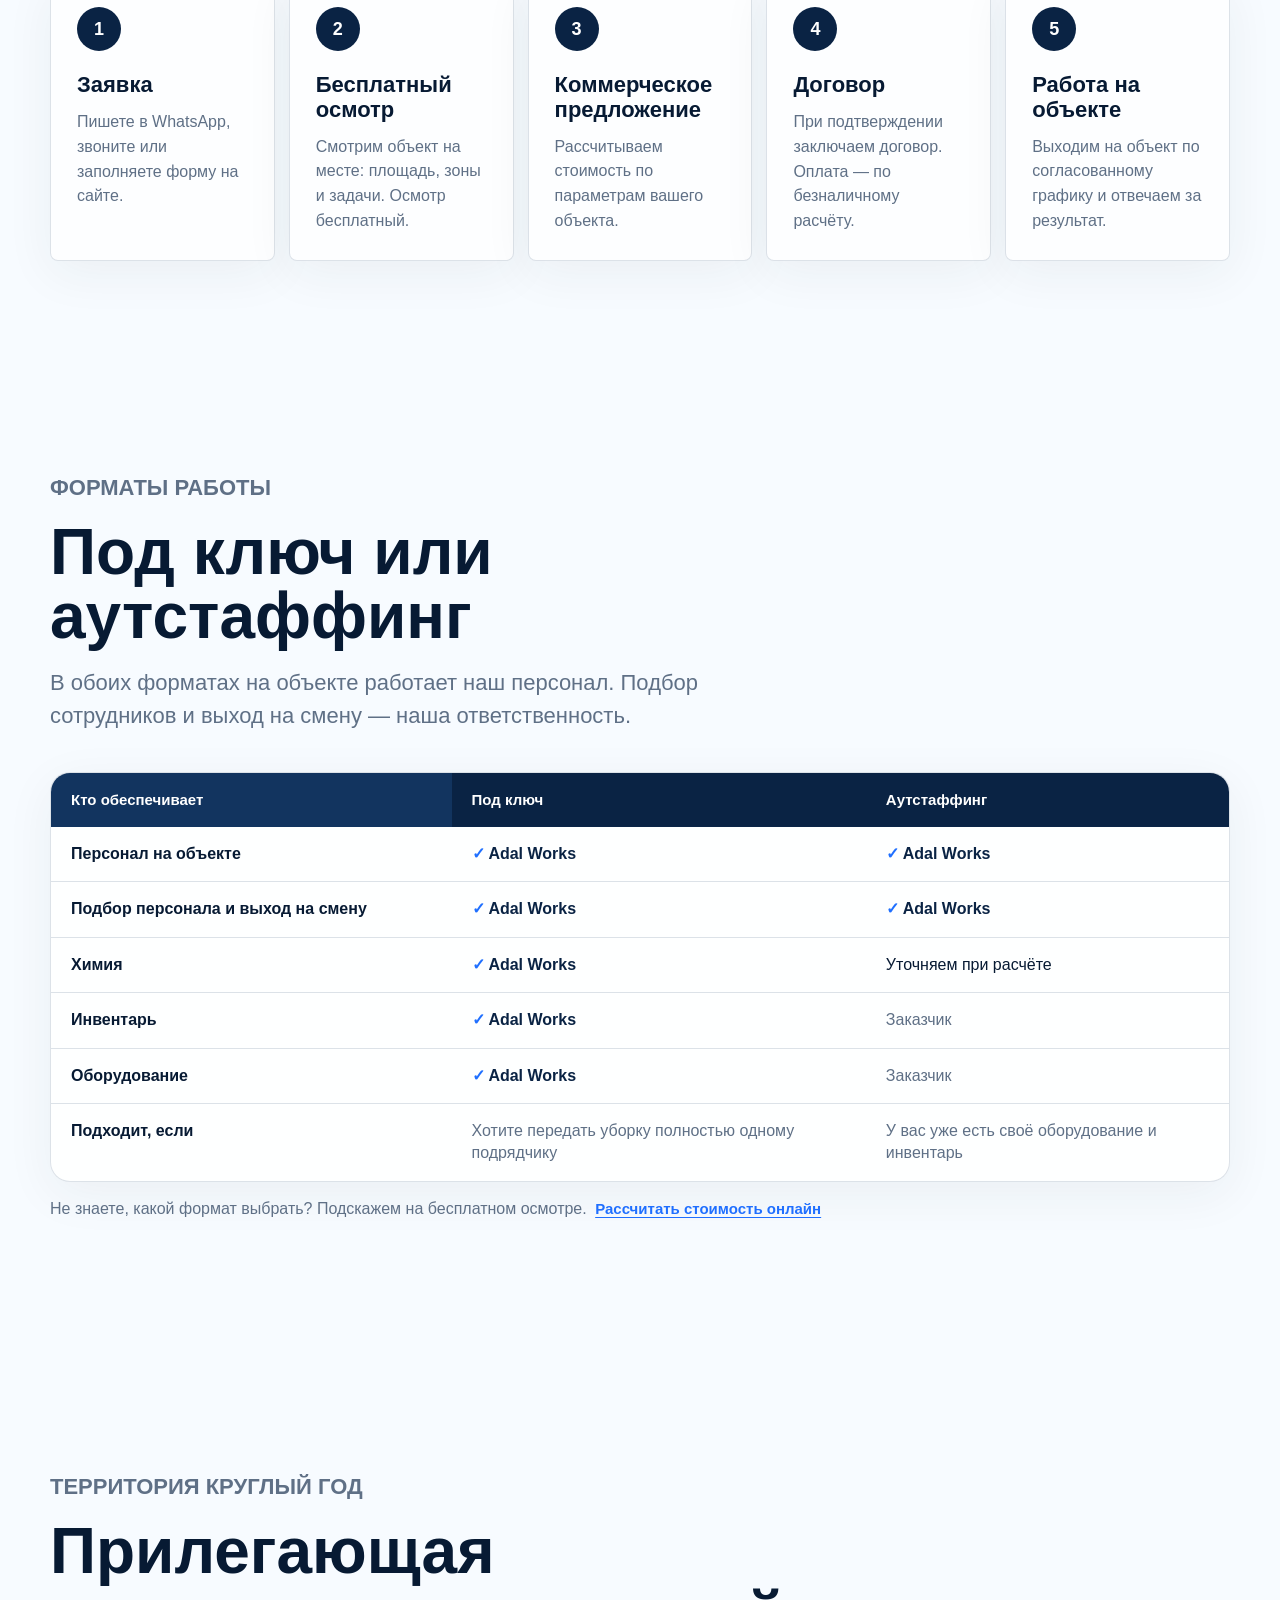
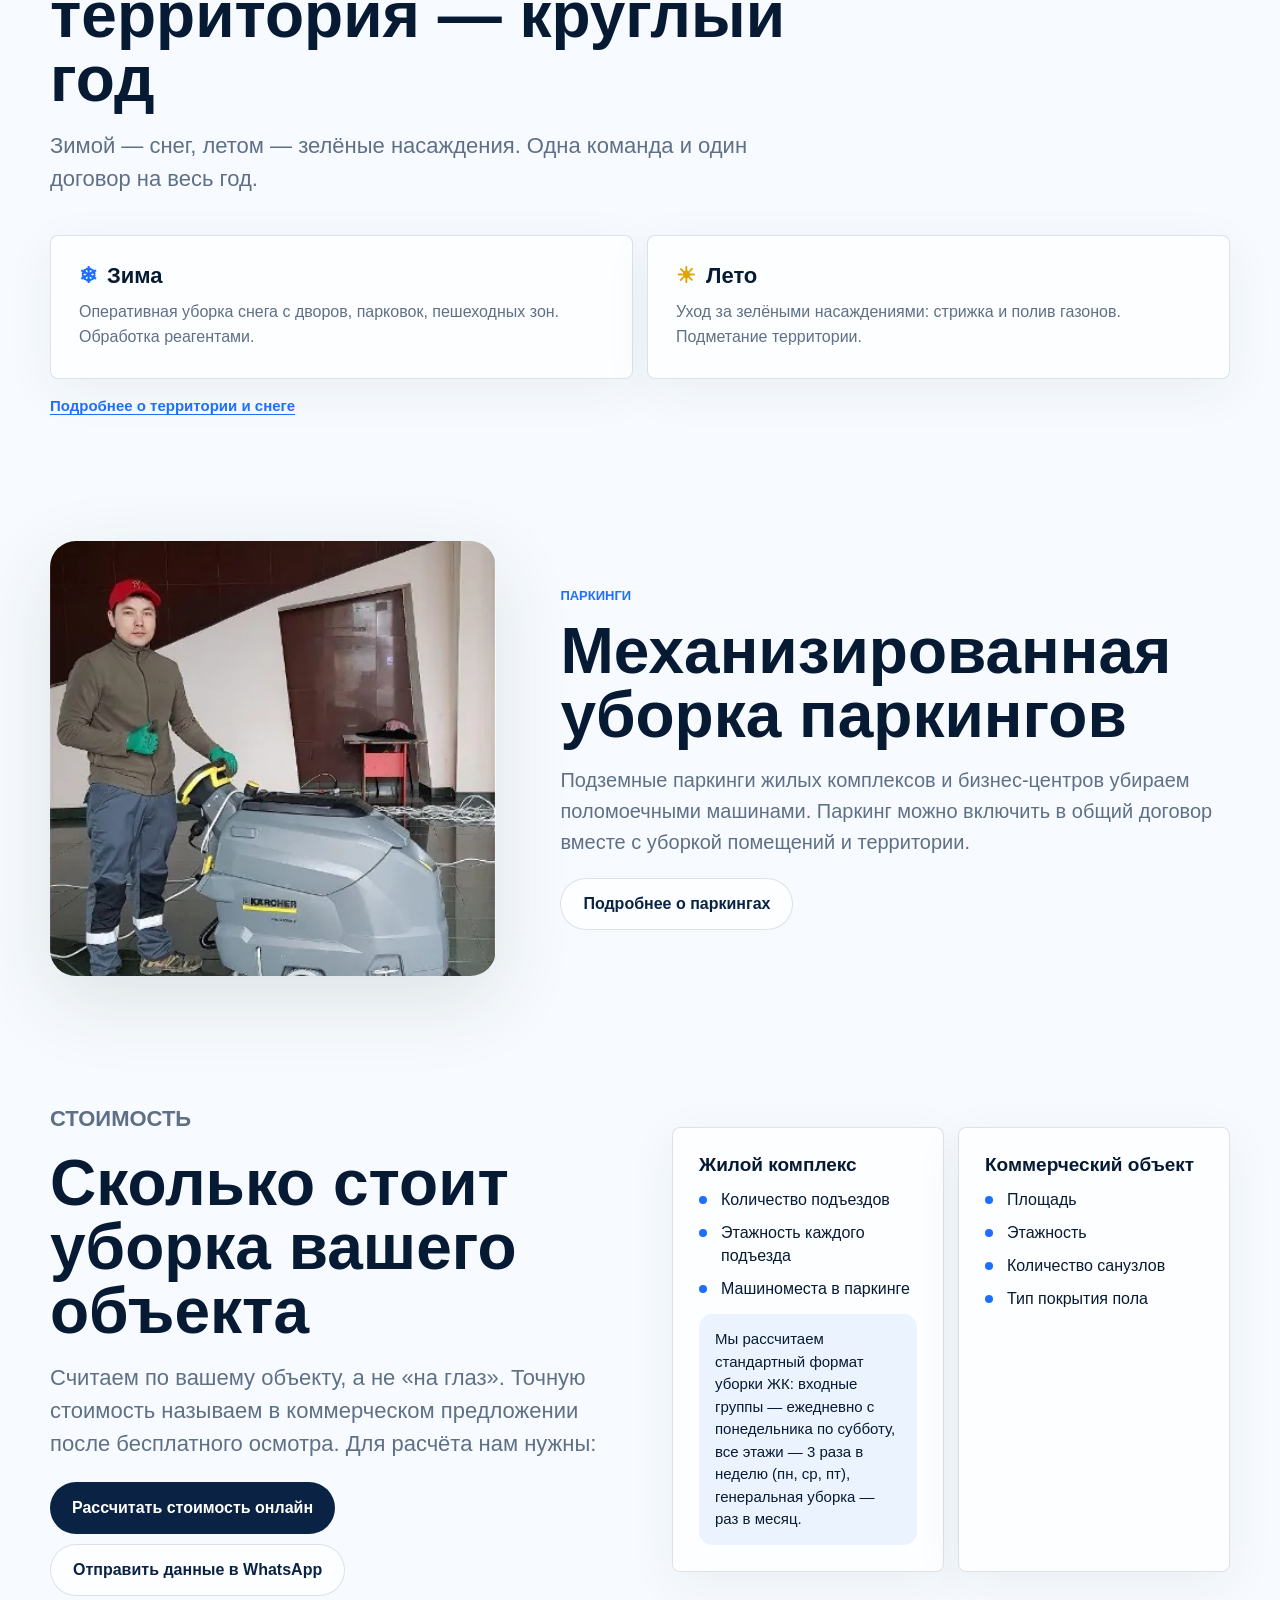
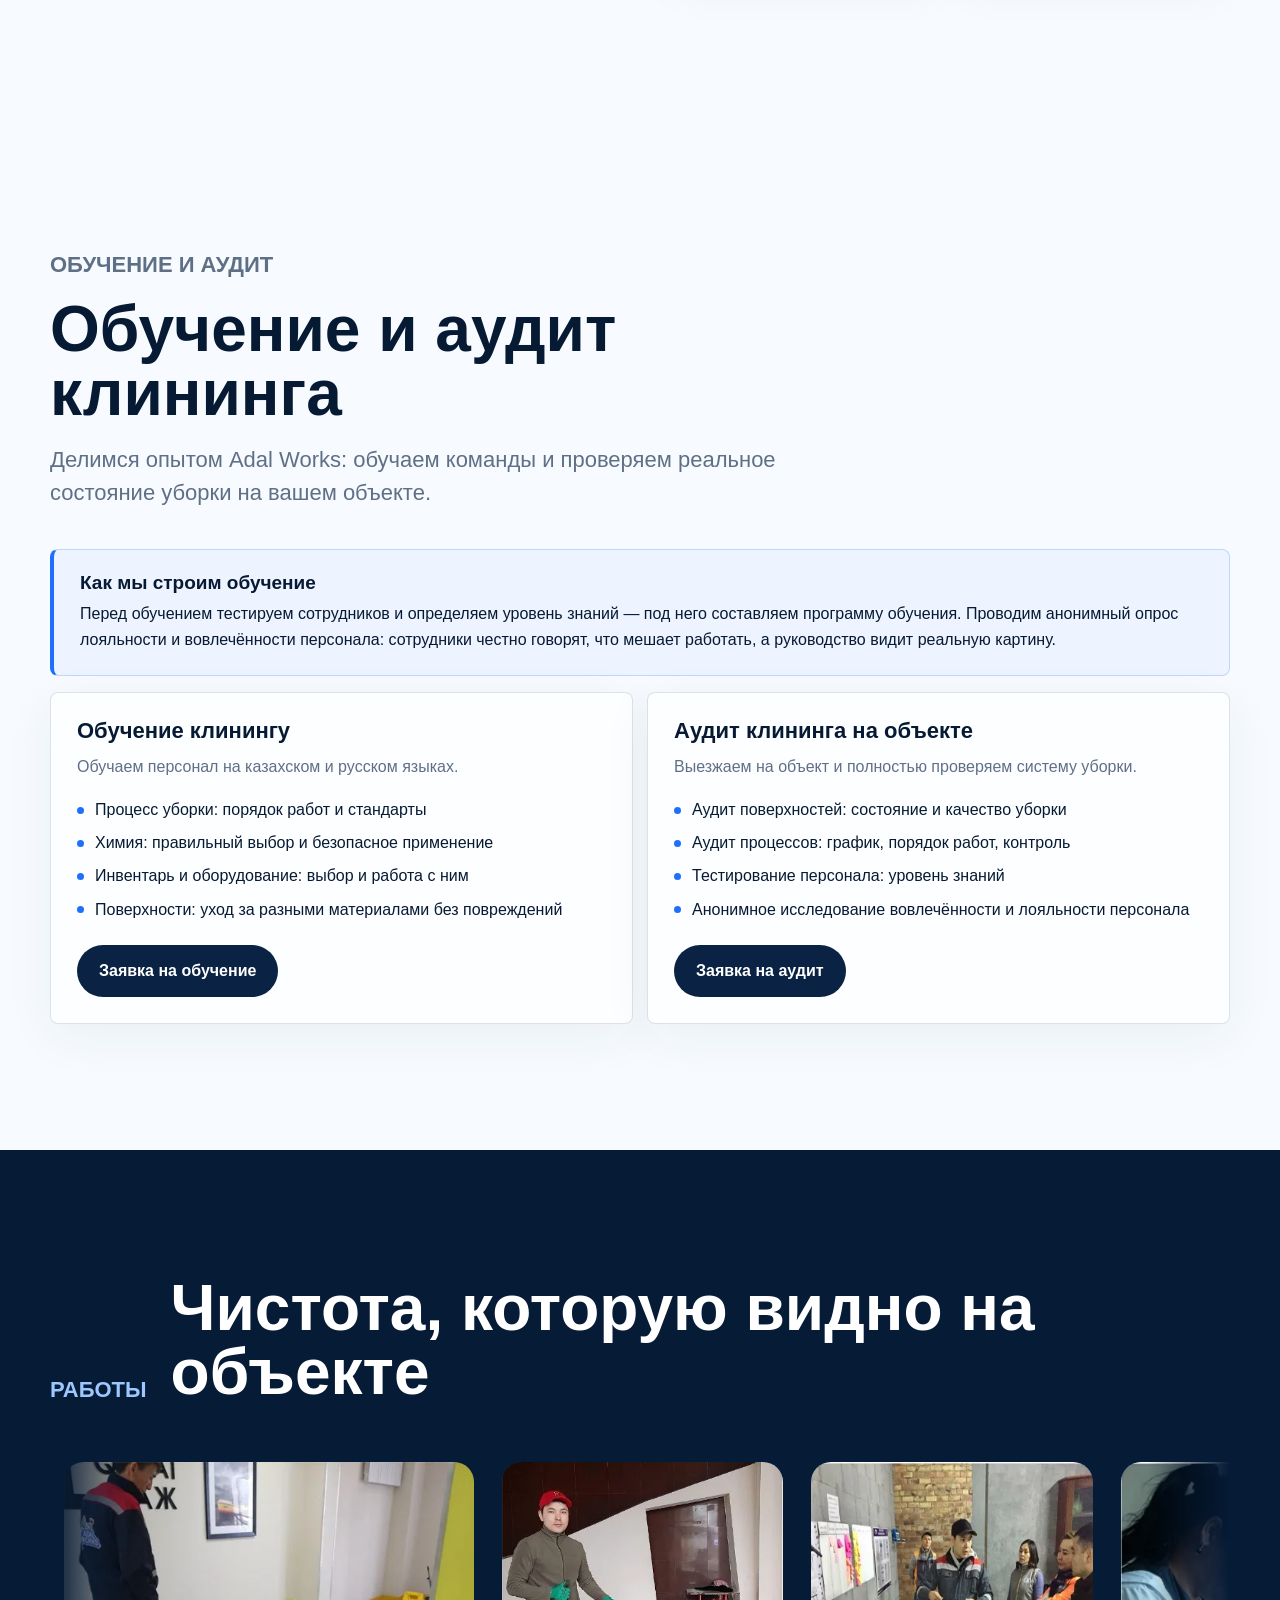
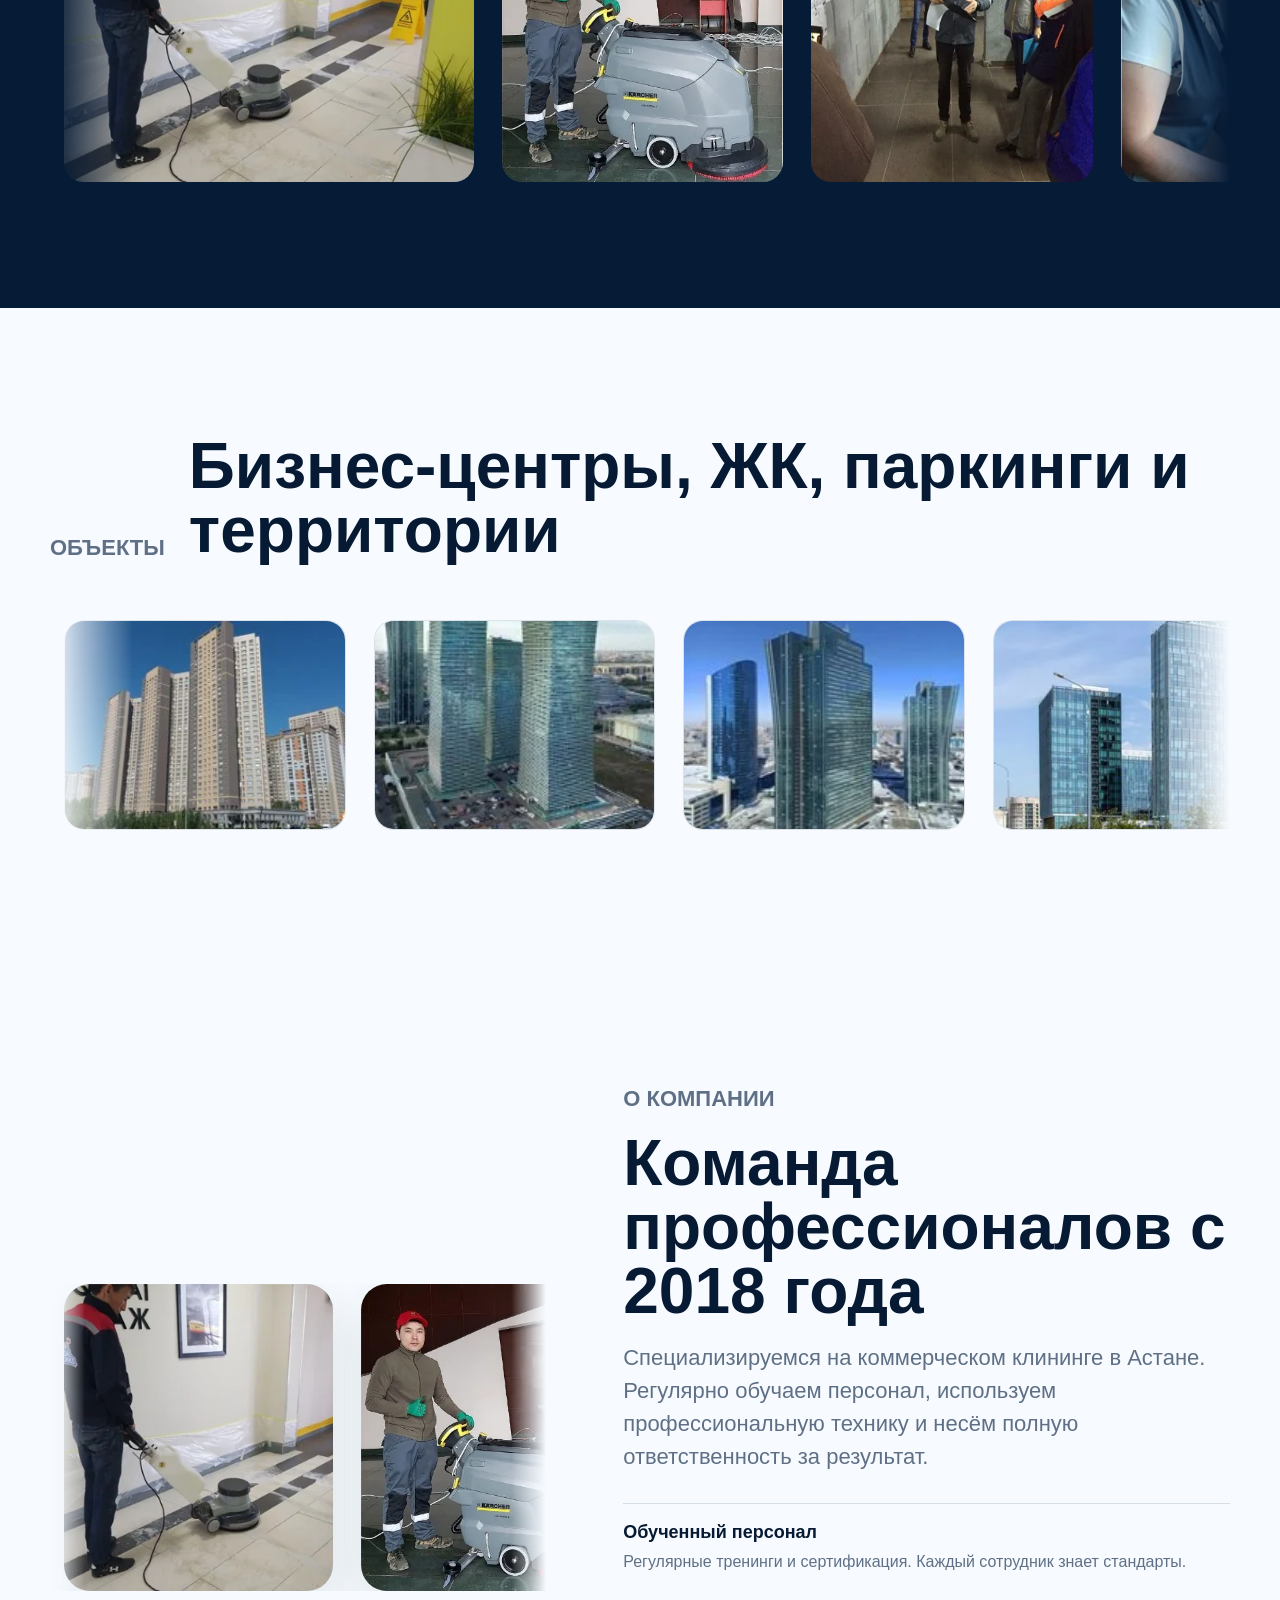
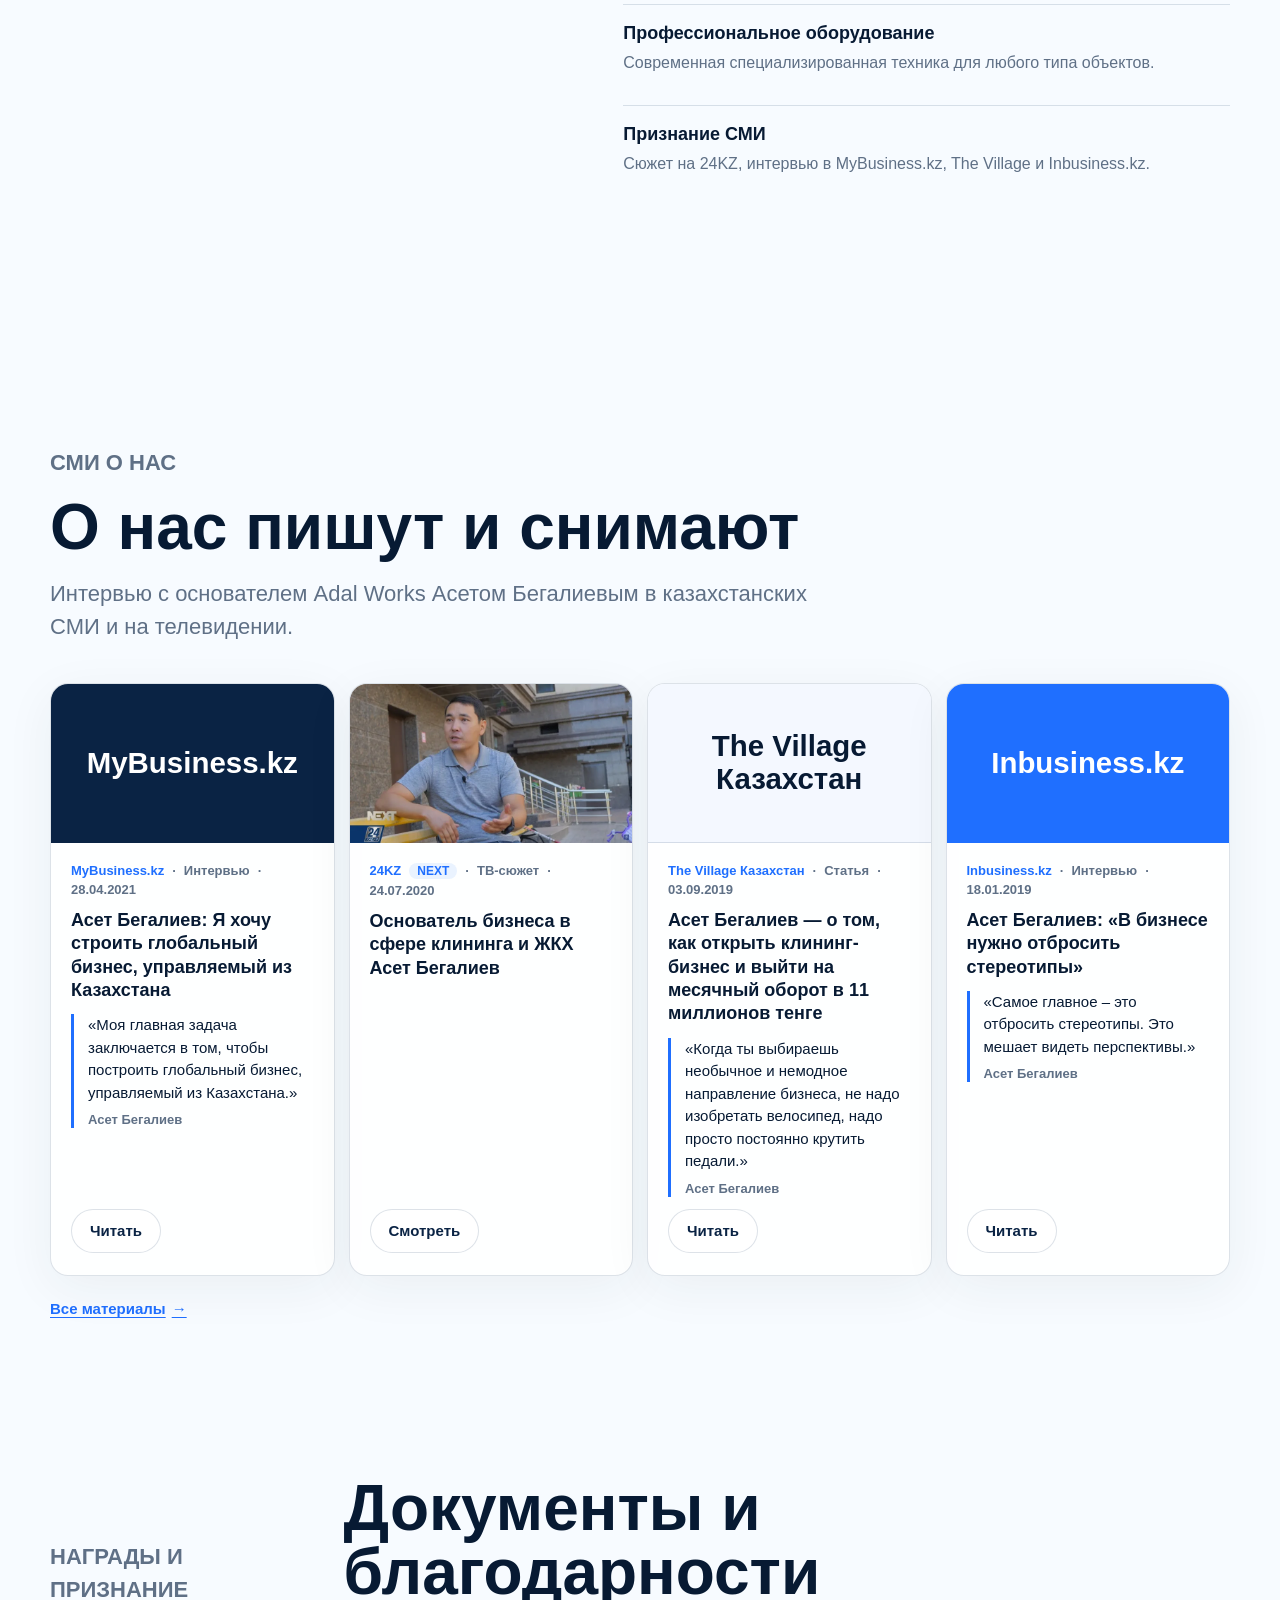
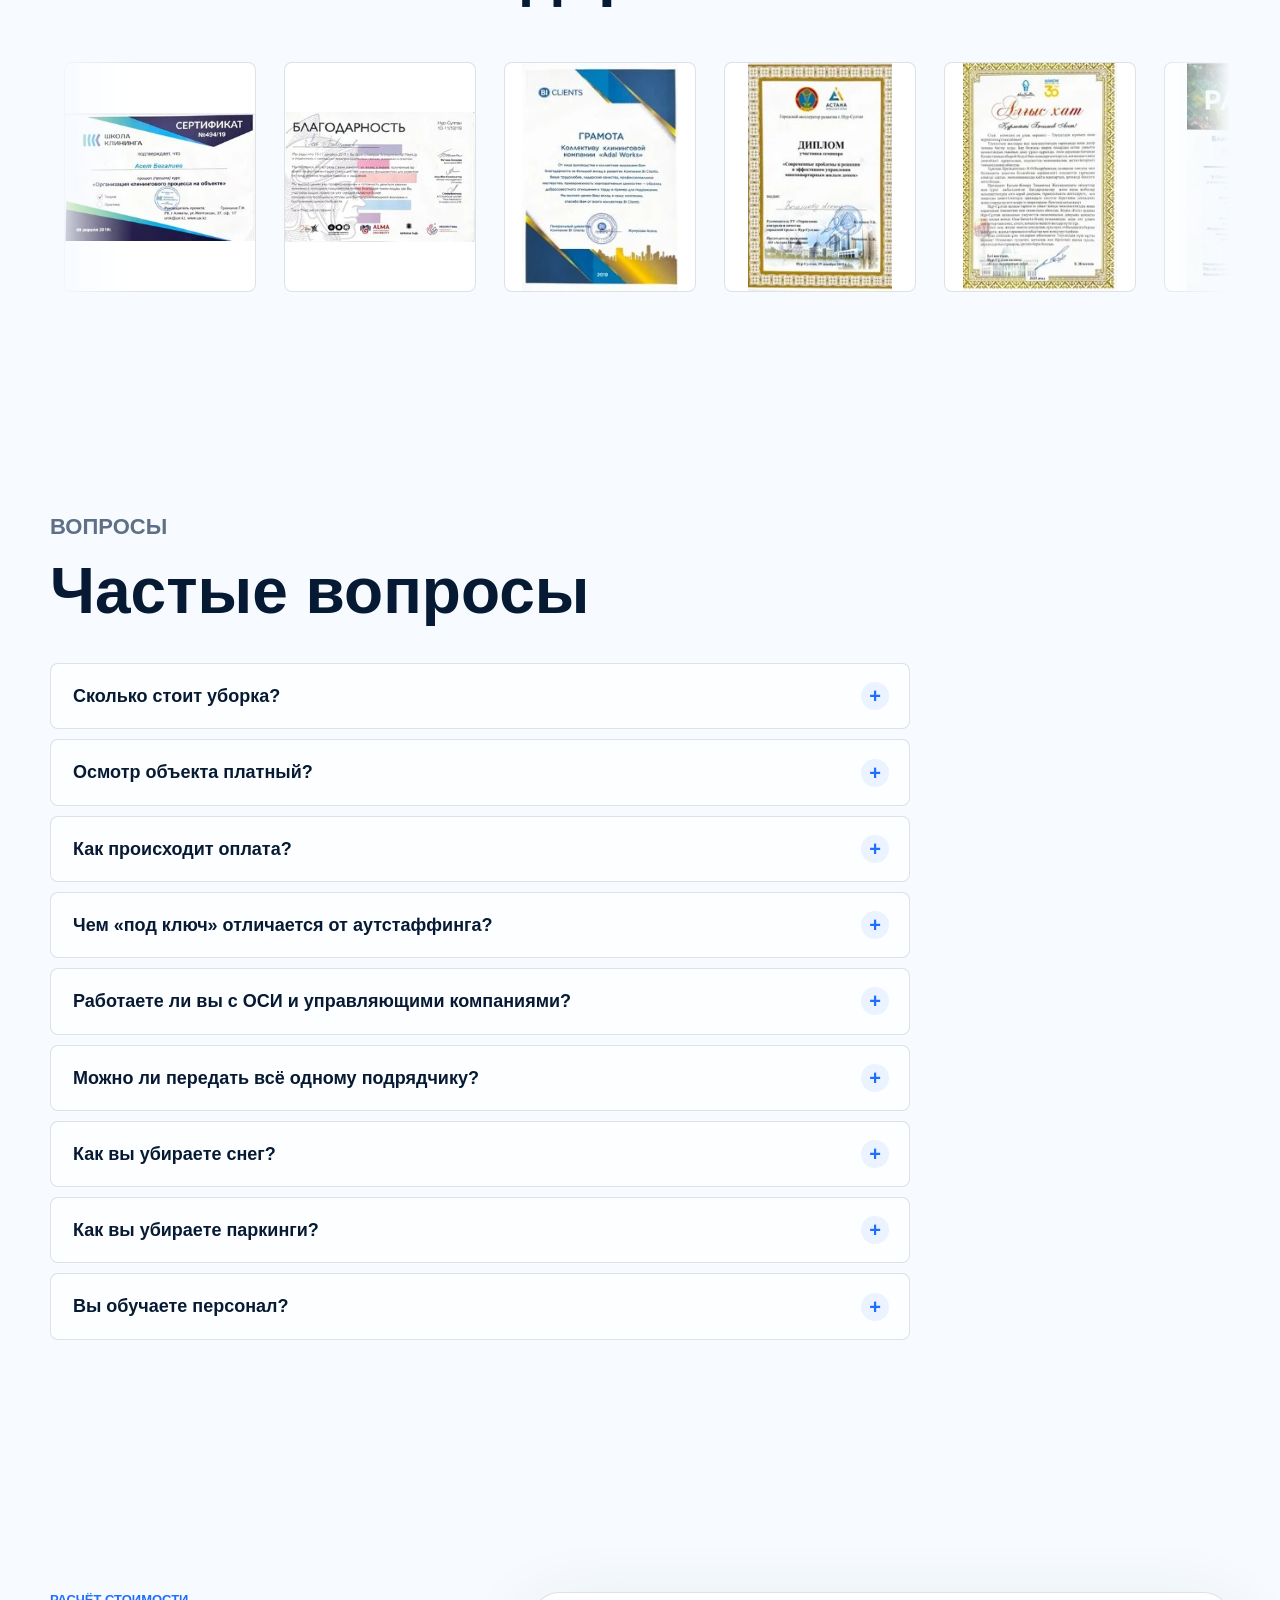
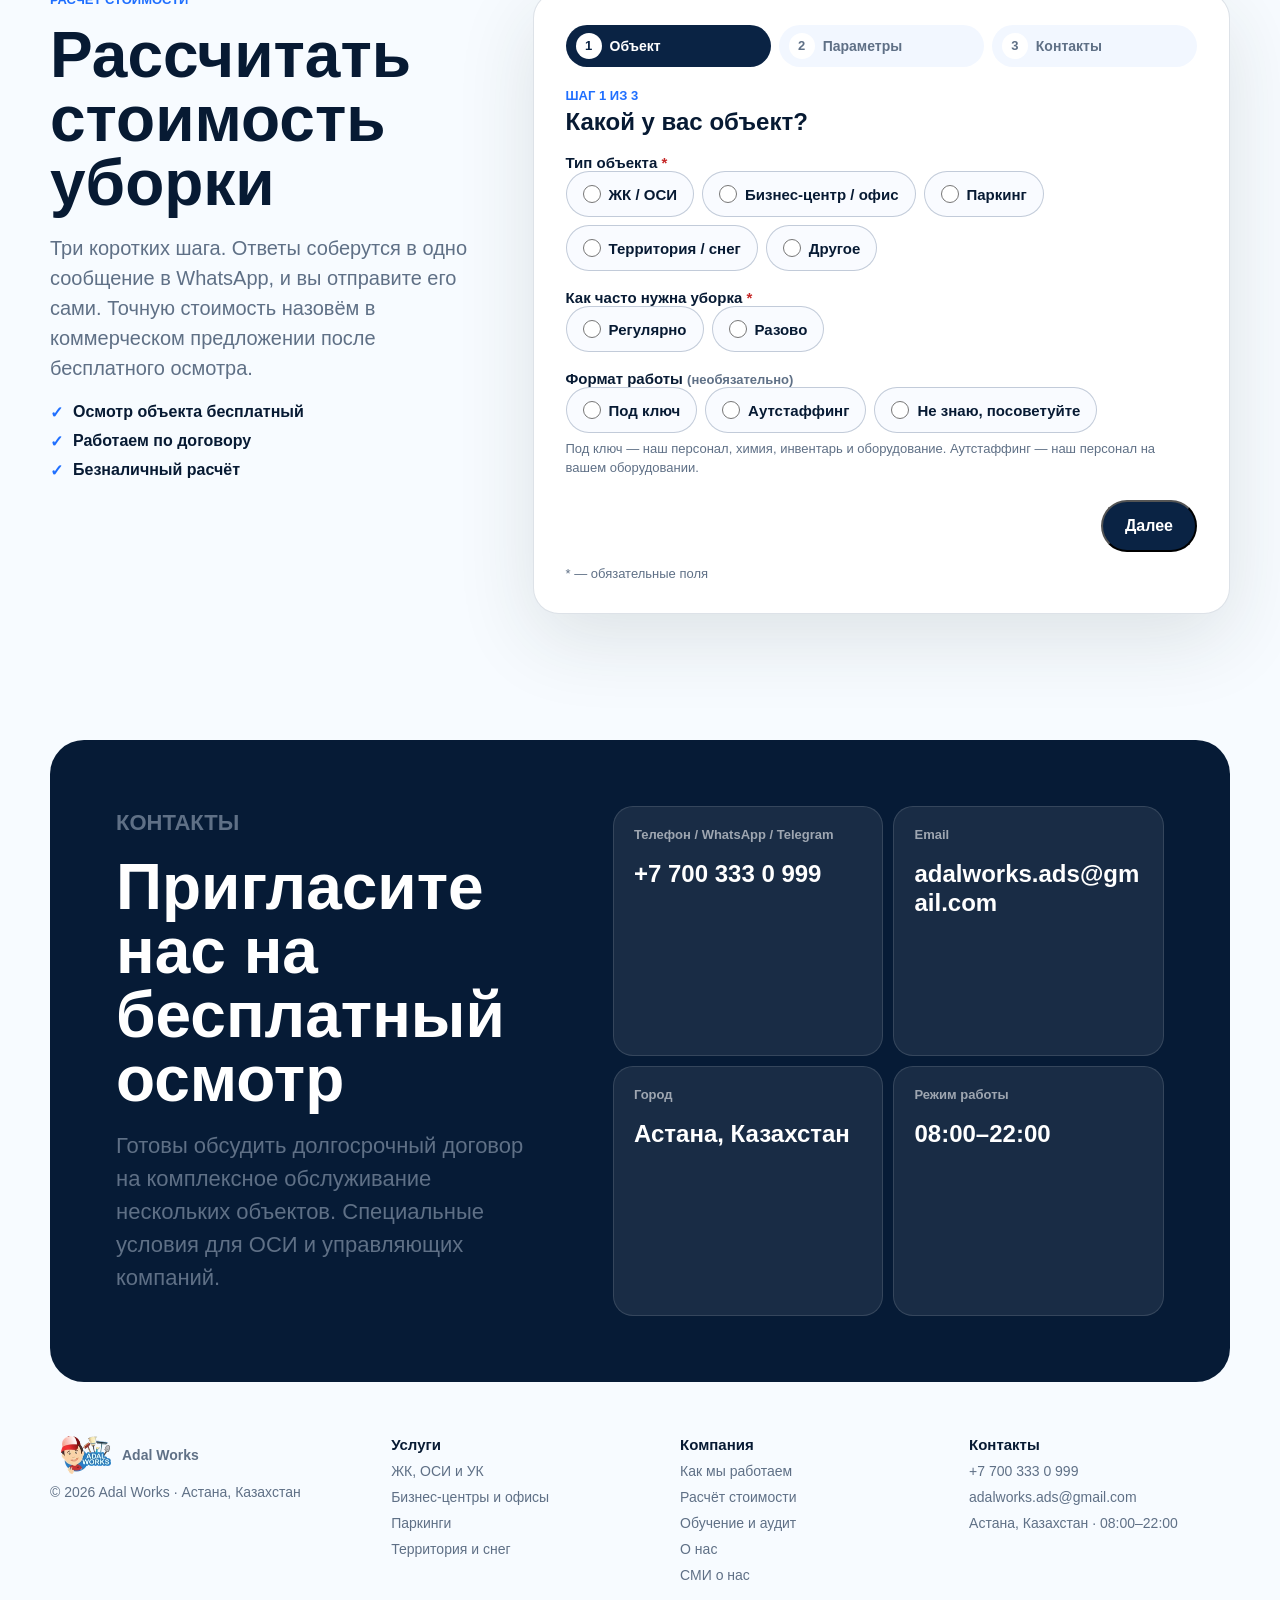
<file: ru/index.html>
<!doctype html>
<html lang="ru" data-default-lang="ru" data-lang-urls='{"kz": "/", "ru": "/ru/"}' data-page-lang-locked>
  <head>
    <meta charset="utf-8" />
    <meta name="viewport" content="width=device-width, initial-scale=1, viewport-fit=cover" />
    <meta name="theme-color" content="#f4f8ff" />
    <meta name="google-site-verification" content="FAzDuWo7z2bBkNbQNbmViVF--vvNtOLLbDFoWxKrhlI" />
    <meta name="yandex-verification" content="151addc1d4f4fe84" />
    <link rel="alternate" hreflang="kk" href="https://adalworks.kz/" />
    <link rel="alternate" hreflang="ru" href="https://adalworks.kz/ru/" />
    <link rel="alternate" hreflang="x-default" href="https://adalworks.kz/" />
    <meta name="description" content="Клининг в Астане с 2018 года: уборка бизнес-центров, офисов, ЖК и паркингов по договору. Обученный персонал, профессиональная техника. Бесплатный осмотр объекта." />
    <title>Клининговая компания в Астане — клининг БЦ, ЖК, паркингов | Adal Works</title>
    <link rel="canonical" href="https://adalworks.kz/ru/" />
    <meta property="og:type" content="website" />
    <meta property="og:locale" content="ru_KZ" />
    <meta property="og:locale:alternate" content="kk_KZ" />
    <meta property="og:locale:alternate" content="en_US" />
    <meta property="og:url" content="https://adalworks.kz/ru/" />
    <meta property="og:title" content="Клининговая компания в Астане — клининг БЦ, ЖК, паркингов | Adal Works" />
    <meta property="og:description" content="Клининг в Астане с 2018 года: уборка бизнес-центров, офисов, ЖК и паркингов по договору. Обученный персонал, профессиональная техника. Бесплатный осмотр объекта." />
    <meta property="og:image" content="https://adalworks.kz/assets/og-image.jpg" />
    <meta property="og:image:width" content="1200" />
    <meta property="og:image:height" content="630" />
    <meta property="og:site_name" content="Adal Works" />
    <meta name="twitter:card" content="summary_large_image" />
    <meta name="twitter:title" content="Клининговая компания в Астане — клининг БЦ, ЖК, паркингов | Adal Works" />
    <meta name="twitter:description" content="Клининг в Астане с 2018 года: уборка бизнес-центров, офисов, ЖК и паркингов по договору. Обученный персонал, профессиональная техника. Бесплатный осмотр объекта." />
    <meta name="twitter:image" content="https://adalworks.kz/assets/og-image.jpg" />
    <link rel="icon" href="/favicon.ico" sizes="any" />
    <link rel="icon" href="/favicon-32.png" type="image/png" sizes="32x32" />
    <link rel="apple-touch-icon" href="/apple-touch-icon.png" />
    <link rel="manifest" href="/site.webmanifest" />
    <link rel="preload" href="/assets/hero-machine.webp" as="image" type="image/webp" fetchpriority="high" />
    <link rel="stylesheet" href="/styles.css?v=e686eab7" />
    <script type="application/ld+json">
{
  "@context": "https://schema.org",
  "@type": "LocalBusiness",
  "additionalType": "https://schema.org/CleaningService",
  "name": "Adal Works",
  "url": "https://adalworks.kz/ru/",
  "telephone": "+77003330999",
  "email": "adalworks.ads@gmail.com",
  "address": {
    "@type": "PostalAddress",
    "addressLocality": "Astana",
    "addressCountry": "KZ"
  },
  "description": "Коммерческий клининг в Астане с 2018 года: бизнес-центры, офисы, жилые комплексы, паркинги и промышленные объекты.",
  "inLanguage": "ru",
  "image": "https://adalworks.kz/assets/og-image.jpg",
  "logo": "https://adalworks.kz/assets/logo.png",
  "areaServed": {
    "@type": "City",
    "name": "Astana"
  },
  "foundingDate": "2018-10-15",
  "founder": {
    "@type": "Person",
    "name": "Асет Бегалиев",
    "alternateName": [
      "Asset Begaliyev",
      "Әсет Бегалиев"
    ],
    "jobTitle": "Основатель",
    "image": "https://adalworks.kz/assets/founder-aset-begaliev.jpg",
    "alumniOf": [
      {
        "@type": "CollegeOrUniversity",
        "name": "KIMEP University"
      },
      {
        "@type": "CollegeOrUniversity",
        "name": "The University of Manchester"
      }
    ]
  },
  "subjectOf": [
    {
      "@type": "NewsArticle",
      "headline": "Клинингтік қызмет – табысты бизнес",
      "url": "https://egemen.kz/news/article273289-kliningtik-qyzmet-tabysty-biznes",
      "datePublished": "2021-04-30",
      "inLanguage": "kk",
      "author": {
        "@type": "Person",
        "name": "Абай Аймағамбет"
      },
      "publisher": {
        "@type": "Organization",
        "name": "Egemen Qazaqstan"
      }
    },
    {
      "@type": "NewsArticle",
      "headline": "Асет Бегалиев: Я хочу строить глобальный бизнес, управляемый из Казахстана",
      "url": "https://mybusiness.kz/lyudidela/aset_begaliev_ya_xocu_stroit_globalnyi_biznes_upravlyaemyi_iz_kazaxstana/371",
      "datePublished": "2021-04-28",
      "inLanguage": "ru",
      "author": {
        "@type": "Person",
        "name": "Сабина Мустафина"
      },
      "publisher": {
        "@type": "Organization",
        "name": "MyBusiness.kz"
      }
    },
    {
      "@type": "VideoObject",
      "name": "Основатель бизнеса в сфере клининга и ЖКХ Асет Бегалиев | NEXT",
      "url": "https://24.kz/ru/tv-projects/novoe-pokolenie/411630-osnovatel-biznesa-v-sfere-klininga-i-zhkkh-aset-begaliev-next",
      "uploadDate": "2020-07-24T18:00:27+05:00",
      "thumbnailUrl": "https://adalworks.kz/assets/press-24kz-next.jpg",
      "embedUrl": "https://www.youtube.com/embed/7g1JLpKqVeY",
      "inLanguage": "ru",
      "description": "Выпуск программы NEXT телеканала 24KZ об Асете Бегалиеве как основателе бизнеса в сфере клининга и ЖКХ.",
      "publisher": {
        "@type": "Organization",
        "name": "24KZ"
      }
    },
    {
      "@type": "NewsArticle",
      "headline": "Асет Бегалиев — о том, как открыть клининг-бизнес и выйти на месячный оборот в 11 миллионов тенге",
      "url": "https://village.com.kz/village/business/businessmen/7189-kak-postroit-sovremennyy-biznes-na-uborke-pod-ezdov",
      "datePublished": "2019-09-03",
      "inLanguage": "ru",
      "author": {
        "@type": "Person",
        "name": "Илона Соколова"
      },
      "publisher": {
        "@type": "Organization",
        "name": "The Village Казахстан"
      }
    },
    {
      "@type": "NewsArticle",
      "headline": "Асет Бегалиев: «В бизнесе нужно отбросить стереотипы»",
      "url": "https://www.inbusiness.kz/ru/news/aset-begaliev-v-biznese-nuzhno-otbrosit-stereotipy",
      "datePublished": "2019-01-18",
      "inLanguage": "ru",
      "author": {
        "@type": "Person",
        "name": "Айгуль Тулекбаева"
      },
      "publisher": {
        "@type": "Organization",
        "name": "Inbusiness.kz"
      }
    }
  ],
  "openingHours": "Mo-Su 08:00-22:00",
  "openingHoursSpecification": {
    "@type": "OpeningHoursSpecification",
    "dayOfWeek": [
      "Monday",
      "Tuesday",
      "Wednesday",
      "Thursday",
      "Friday",
      "Saturday",
      "Sunday"
    ],
    "opens": "08:00",
    "closes": "22:00"
  },
  "contactPoint": {
    "@type": "ContactPoint",
    "telephone": "+77003330999",
    "contactType": "customer service",
    "availableLanguage": [
      "kk",
      "ru",
      "en"
    ]
  },
  "paymentAccepted": "Bank transfer",
  "hasOfferCatalog": {
    "@type": "OfferCatalog",
    "name": "Services",
    "itemListElement": [
      {
        "@type": "Offer",
        "itemOffered": {
          "@type": "Service",
          "name": "Уборка ЖК в Астане: подъезды, паркинг и двор по одному договору",
          "url": "https://adalworks.kz/zhk/"
        }
      },
      {
        "@type": "Offer",
        "itemOffered": {
          "@type": "Service",
          "name": "Уборка бизнес-центров и офисов в Астане",
          "url": "https://adalworks.kz/biznes-centr/"
        }
      },
      {
        "@type": "Offer",
        "itemOffered": {
          "@type": "Service",
          "name": "Механизированная уборка паркингов в Астане",
          "url": "https://adalworks.kz/parking/"
        }
      },
      {
        "@type": "Offer",
        "itemOffered": {
          "@type": "Service",
          "name": "Уборка территории и снега в Астане круглый год",
          "url": "https://adalworks.kz/aula/"
        }
      },
      {
        "@type": "Offer",
        "itemOffered": {
          "@type": "Service",
          "name": "Промышленный клининг"
        }
      },
      {
        "@type": "Offer",
        "itemOffered": {
          "@type": "Service",
          "name": "Обучение клинингу"
        }
      },
      {
        "@type": "Offer",
        "itemOffered": {
          "@type": "Service",
          "name": "Аудит клининга на объекте"
        }
      }
    ]
  }
}
    </script>
  </head>
  <body>
    <header class="site-header" data-header>
      <a class="brand" href="/" aria-label="Adal Works">
        <picture>
          <source srcset="/assets/logo.webp" type="image/webp" />
          <img src="/assets/logo.png" alt="Adal Works" width="52" height="38" />
        </picture>
        <span>Adal Works</span>
      </a>

      <nav class="desktop-nav" aria-label="Основная навигация" data-i18n-aria="navAria">
        <div class="nav-dropdown" data-dropdown>
          <button class="nav-dropdown-button" type="button" aria-expanded="false" aria-controls="services-menu" data-dropdown-button>
            <span data-i18n="navServices">Услуги</span><svg xmlns="http://www.w3.org/2000/svg" width="14" height="14" viewBox="0 0 24 24" fill="none" stroke="currentColor" stroke-width="2.4" stroke-linecap="round" stroke-linejoin="round" aria-hidden="true"><polyline points="6 9 12 15 18 9"></polyline></svg>
          </button>
          <div class="nav-dropdown-menu" id="services-menu">
            <a href="/zhk/" data-i18n="navZhk">ЖК, ОСИ и УК</a>
            <a href="/biznes-centr/" data-i18n="navBc">Бизнес-центры и офисы</a>
            <a href="/parking/" data-i18n="navParking">Паркинги</a>
            <a href="/aula/" data-i18n="navTerritory">Территория и снег</a>
            <a href="/#services" data-i18n="navServicesAll">Все услуги</a>
          </div>
        </div>
        <a href="#how-we-work" data-i18n="navHow">Как мы работаем</a>
        <a href="#quote" data-i18n="navQuote">Расчёт стоимости</a>
        <a href="#training-audit" data-i18n="navTraining">Обучение и аудит</a>
        <a href="#about" data-i18n="navAbout">О нас</a>
        <a href="#contact" data-i18n="navContact">Контакты</a>
      </nav>

      <div class="header-actions">
        <div class="language-switch" role="group" aria-label="Выбор языка" data-i18n-aria="langAria">
          <button type="button" data-lang="ru">RU</button>
          <button type="button" data-lang="kz">KZ</button>
          <button type="button" data-lang="en">EN</button>
        </div>
        <a class="header-phone" href="tel:+77003330999" aria-label="+7 700 333 0 999">
          <svg xmlns="http://www.w3.org/2000/svg" width="16" height="16" viewBox="0 0 24 24" fill="none" stroke="currentColor" stroke-width="2.2" stroke-linecap="round" stroke-linejoin="round" aria-hidden="true">
            <path d="M22 16.92v3a2 2 0 0 1-2.18 2 19.79 19.79 0 0 1-8.63-3.07 19.5 19.5 0 0 1-6-6 19.79 19.79 0 0 1-3.07-8.67A2 2 0 0 1 4.11 2h3a2 2 0 0 1 2 1.72c.13.96.36 1.9.7 2.81a2 2 0 0 1-.45 2.11L8.09 9.91a16 16 0 0 0 6 6l1.27-1.27a2 2 0 0 1 2.11-.45c.91.34 1.85.57 2.81.7A2 2 0 0 1 22 16.92z"></path>
          </svg>
          <span>+7 700 333 0 999</span>
        </a>
        <button class="menu-button" type="button" aria-label="Открыть меню" data-i18n-aria="menuOpen" aria-expanded="false" aria-controls="mobile-menu" data-menu-button>
          <svg xmlns="http://www.w3.org/2000/svg" width="24" height="24" viewBox="0 0 24 24" fill="none" stroke="currentColor" stroke-width="2" stroke-linecap="round" stroke-linejoin="round" aria-hidden="true">
            <line x1="3" y1="12" x2="21" y2="12"></line>
            <line x1="3" y1="6" x2="21" y2="6"></line>
            <line x1="3" y1="18" x2="21" y2="18"></line>
          </svg>
        </button>
      </div>
    </header>

    <a class="whatsapp-float" href="https://wa.me/77003330999" data-whatsapp data-i18n-aria="whatsappFloatLabel" aria-label="Написать в WhatsApp">
      <picture>
        <source srcset="/assets/whatsapp.webp" type="image/webp" />
        <img src="/assets/whatsapp.png" alt="" width="36" height="36" />
      </picture>
    </a>

    <div class="mobile-menu" id="mobile-menu" data-mobile-menu>
      <span class="mobile-menu-label" data-i18n="navServices">Услуги</span>
        <a class="mobile-sub" href="/zhk/" data-i18n="navZhk">ЖК, ОСИ и УК</a>
        <a class="mobile-sub" href="/biznes-centr/" data-i18n="navBc">Бизнес-центры и офисы</a>
        <a class="mobile-sub" href="/parking/" data-i18n="navParking">Паркинги</a>
        <a class="mobile-sub" href="/aula/" data-i18n="navTerritory">Территория и снег</a>
      <a href="#how-we-work" data-i18n="navHow">Как мы работаем</a>
      <a href="#quote" data-i18n="navQuote">Расчёт стоимости</a>
      <a href="#training-audit" data-i18n="navTraining">Обучение и аудит</a>
      <a href="#about" data-i18n="navAbout">О нас</a>
      <a href="#contact" data-i18n="navContact">Контакты</a>
    </div>

    <main id="top">
      <section class="hero">
        <div class="hero-copy">
          <p class="eyebrow" data-i18n="heroTag">Астана · Коммерческий клининг с 2018 года</p>
          <h1>
            <span data-i18n="heroTitle">Клининг в Астане для бизнес-центров, офисов и ЖК</span>
            <span class="hero-title-accent" data-i18n="heroTitleAccent">один подрядчик на весь объект</span>
          </h1>
          <p class="lead" data-i18n="heroLead">Уборка помещений, мойка паркингов, уборка территорий, уход за зелёными насаждениями, уборка снега.</p>
          <div class="hero-cycle">
            <strong data-i18n="cycleTitle">Полный цикл — один договор</strong>
            <ul>
              <li data-i18n="cycleItem1">Помещения</li>
              <li data-i18n="cycleItem2">Паркинг</li>
              <li data-i18n="cycleItem3">Двор и территория</li>
              <li data-i18n="cycleItem4">Снегоуборка</li>
            </ul>
          </div>
          <div class="hero-actions">
            <a class="button primary" href="https://wa.me/77003330999" data-whatsapp data-i18n-whatsapp="quoteWhatsapp" data-i18n="ctaQuote">Узнать стоимость в WhatsApp</a>
            <a class="button secondary" href="tel:+77003330999" data-i18n="ctaCall">Позвонить: +7 700 333 0 999</a>
          </div>
          <p class="hero-note"><span data-i18n="heroNote">Бесплатный осмотр объекта · Работаем по договору · Безналичный расчёт</span></p>
          <a class="text-link" href="#quote" data-i18n="ctaForm">Рассчитать стоимость онлайн</a>
        </div>
        <div class="hero-media">
          <picture>
            <source srcset="/assets/hero-machine.webp" type="image/webp" />
            <img src="/assets/hero-machine.jpg" alt="Adal Works қызметкері еден жуу машинасымен" width="1707" height="1280" fetchpriority="high" />
          </picture>
        </div>
      </section>

      <section class="stats is-quality" aria-label="Adal Works">
        <div><strong data-i18n="statYearsFigure">7+</strong><span data-i18n="statYears">лет на рынке</span></div>
        <div class="stats-quality"><p data-i18n="statSpecialization">Специализация — коммерческий клининг и клининг жилых комплексов. Большой опыт.</p></div>
      </section>

      <section class="section full-cycle" id="full-cycle">
        <div class="section-heading">
          <p class="eyebrow" data-i18n="fullTag">Полный цикл</p>
          <h2 data-i18n="fullTitle">Полный цикл — один договор</h2>
          <p data-i18n="fullLead">Один подрядчик на весь объект: помещения, паркинг и прилегающая территория круглый год. Один договор и безналичный расчёт.</p>
        </div>
        <div class="full-grid">
          <div class="full-item">
            <span class="full-icon" aria-hidden="true">01</span>
            <h3 data-i18n="full1Title">Помещения</h3>
            <p data-i18n="full1Text">Подъезды, лифты, офисы, лестницы и места общего пользования.</p>
          </div>
          <div class="full-item">
            <span class="full-icon" aria-hidden="true">02</span>
            <h3 data-i18n="full2Title">Паркинг</h3>
            <p data-i18n="full2Text">Механизированная уборка поломоечными машинами.</p>
          </div>
          <div class="full-item">
            <span class="full-icon" aria-hidden="true">03</span>
            <h3 data-i18n="full3Title">Территория летом</h3>
            <p data-i18n="full3Text">Подметание, стрижка и полив газонов.</p>
          </div>
          <div class="full-item">
            <span class="full-icon" aria-hidden="true">04</span>
            <h3 data-i18n="full4Title">Снег зимой</h3>
            <p data-i18n="full4Text">Уборка снега с дворов, парковок и пешеходных зон, реагенты.</p>
          </div>
        </div>
      </section>

      <section class="section intro" id="services">
        <div class="section-heading">
          <p class="eyebrow" data-i18n="segTag">Услуги</p>
          <h2 data-i18n="segTitle">Выберите тип объекта</h2>
        </div>
        <div class="segment-grid">
          <a class="service-card segment-card" href="/zhk/">
            <span>01</span>
            <h3 data-i18n="segZhkTitle">ЖК, ОСИ и управляющие компании</h3>
            <p data-i18n="segZhkText">Подъезды, лифты, паркинги, дворы и места общего пользования. Долгосрочные договоры с ОСИ и управляющими компаниями.</p>
            <em class="segment-more"><span data-i18n="moreLink">Подробнее</span> <span aria-hidden="true">→</span></em>
          </a>
          <a class="service-card segment-card" href="/biznes-centr/">
            <span>02</span>
            <h3 data-i18n="segBcTitle">Бизнес-центры и офисы</h3>
            <p data-i18n="segBcText">Ежедневная и периодическая уборка. Полы, окна, двери, лифты, поручни, лестницы.</p>
            <em class="segment-more"><span data-i18n="moreLink">Подробнее</span> <span aria-hidden="true">→</span></em>
          </a>
          <a class="service-card segment-card" href="/parking/">
            <span>03</span>
            <h3 data-i18n="segParkingTitle">Паркинги</h3>
            <p data-i18n="segParkingText">Механизированная уборка подземных паркингов поломоечными машинами.</p>
            <em class="segment-more"><span data-i18n="moreLink">Подробнее</span> <span aria-hidden="true">→</span></em>
          </a>
          <a class="service-card segment-card" href="/aula/">
            <span>04</span>
            <h3 data-i18n="segTerritoryTitle">Территория и снег</h3>
            <p data-i18n="segTerritoryText">Круглый год: зимой уборка снега и реагенты, летом стрижка и полив газонов, подметание.</p>
            <em class="segment-more"><span data-i18n="moreLink">Подробнее</span> <span aria-hidden="true">→</span></em>
          </a>
        </div>
        <div class="segment-extra">
          <div>
            <h3 data-i18n="segIndustrialTitle">Промышленный клининг</h3>
            <p data-i18n="segIndustrialText">Уборка промышленных объектов, складов, производственных помещений.</p>
          </div>
          <a class="button secondary" href="#quote" data-i18n="ctaForm">Рассчитать стоимость онлайн</a>
        </div>
      </section>
      <section class="section steps" id="how-we-work">
        <div class="section-heading">
          <p class="eyebrow" data-i18n="stepsTag">Как мы работаем</p>
          <h2 data-i18n="stepsTitle">От заявки до работы на объекте — 5 шагов</h2>
        </div>
        <ol class="steps-grid">
          <li class="step-card">
            <span>1</span>
            <h3 data-i18n="step1Title">Заявка</h3>
            <p data-i18n="step1Text">Пишете в WhatsApp, звоните или заполняете форму на сайте.</p>
          </li>
          <li class="step-card">
            <span>2</span>
            <h3 data-i18n="step2Title">Бесплатный осмотр</h3>
            <p data-i18n="step2Text">Смотрим объект на месте: площадь, зоны и задачи. Осмотр бесплатный.</p>
          </li>
          <li class="step-card">
            <span>3</span>
            <h3 data-i18n="step3Title">Коммерческое предложение</h3>
            <p data-i18n="step3Text">Рассчитываем стоимость по параметрам вашего объекта.</p>
          </li>
          <li class="step-card">
            <span>4</span>
            <h3 data-i18n="step4Title">Договор</h3>
            <p data-i18n="step4Text">При подтверждении заключаем договор. Оплата — по безналичному расчёту.</p>
          </li>
          <li class="step-card">
            <span>5</span>
            <h3 data-i18n="step5Title">Работа на объекте</h3>
            <p data-i18n="step5Text">Выходим на объект по согласованному графику и отвечаем за результат.</p>
          </li>
        </ol>
      </section>
      <section class="section formats" id="formats">
        <div class="section-heading">
          <p class="eyebrow" data-i18n="formatsTag">Форматы работы</p>
          <h2 data-i18n="formatsTitle">Под ключ или аутстаффинг</h2>
          <p data-i18n="formatsLead">В обоих форматах на объекте работает наш персонал. Подбор сотрудников и выход на смену — наша ответственность.</p>
        </div>
        <div class="table-wrap">
          <table class="formats-table">
            <thead>
              <tr><th scope="col" data-i18n="fmtColItem">Кто обеспечивает</th><th scope="col" data-i18n="fmtColTurnkey">Под ключ</th><th scope="col" data-i18n="fmtColOut">Аутстаффинг</th></tr>
            </thead>
            <tbody>
            <tr><th scope="row" data-i18n="fmtRowStaff">Персонал на объекте</th><td class="is-us" data-i18n="fmtCellAw">Adal Works</td><td class="is-us" data-i18n="fmtCellAw">Adal Works</td></tr>
            <tr><th scope="row" data-i18n="fmtRowHiring">Подбор персонала и выход на смену</th><td class="is-us" data-i18n="fmtCellAw">Adal Works</td><td class="is-us" data-i18n="fmtCellAw">Adal Works</td></tr>
            <tr><th scope="row" data-i18n="fmtRowChem">Химия</th><td class="is-us" data-i18n="fmtCellAw">Adal Works</td><td data-i18n="fmtCellDiscuss">Уточняем при расчёте</td></tr>
            <tr><th scope="row" data-i18n="fmtRowTools">Инвентарь</th><td class="is-us" data-i18n="fmtCellAw">Adal Works</td><td class="is-client" data-i18n="fmtCellClient">Заказчик</td></tr>
            <tr><th scope="row" data-i18n="fmtRowEquip">Оборудование</th><td class="is-us" data-i18n="fmtCellAw">Adal Works</td><td class="is-client" data-i18n="fmtCellClient">Заказчик</td></tr>
            <tr class="fit-row"><th scope="row" data-i18n="fmtRowFit">Подходит, если</th><td data-i18n="fmtFitTurnkey">Хотите передать уборку полностью одному подрядчику</td><td data-i18n="fmtFitOut">У вас уже есть своё оборудование и инвентарь</td></tr>
            </tbody>
          </table>
        </div>
        <p class="formats-cta"><span data-i18n="fmtCta">Не знаете, какой формат выбрать? Подскажем на бесплатном осмотре.</span> <a class="text-link" href="#quote" data-i18n="ctaForm">Рассчитать стоимость онлайн</a></p>
      </section>

      <section class="section territory" id="territory">
        <div class="section-heading">
          <p class="eyebrow" data-i18n="terrTag">Территория круглый год</p>
          <h2 data-i18n="terrTitle">Прилегающая территория — круглый год</h2>
          <p data-i18n="terrLead">Зимой — снег, летом — зелёные насаждения. Одна команда и один договор на весь год.</p>
        </div>
        <div class="season-grid">
          <article class="season-card is-winter">
            <h3 data-i18n="terrWinterTitle">Зима</h3>
            <p data-i18n="terrWinterText">Оперативная уборка снега с дворов, парковок, пешеходных зон. Обработка реагентами.</p>
          </article>
          <article class="season-card is-summer">
            <h3 data-i18n="terrSummerTitle">Лето</h3>
            <p data-i18n="terrSummerText">Уход за зелёными насаждениями: стрижка и полив газонов. Подметание территории.</p>
          </article>
        </div>
        <a class="text-link" href="/aula/" data-i18n="terrMore">Подробнее о территории и снеге</a>
      </section>

      <section class="section parking-block" id="parking">
        <div class="parking-media">
          <picture><source srcset="/assets/work-vertical-1.webp" type="image/webp" /><img src="/assets/work-vertical-1.jpg" alt="Поломоечная машина Adal Works" data-i18n-alt="parkImgAlt" width="393" height="516" loading="lazy" decoding="async" /></picture>
        </div>
        <div class="parking-copy">
          <p class="eyebrow" data-i18n="parkTag">Паркинги</p>
          <h2 data-i18n="parkTitle">Механизированная уборка паркингов</h2>
          <p data-i18n="parkText">Подземные паркинги жилых комплексов и бизнес-центров убираем поломоечными машинами. Паркинг можно включить в общий договор вместе с уборкой помещений и территории.</p>
          <a class="button secondary" href="/parking/" data-i18n="parkMore">Подробнее о паркингах</a>
        </div>
      </section>

      <section class="section pricing" id="pricing">
        <div class="pricing-copy">
          <p class="eyebrow" data-i18n="priceTag">Стоимость</p>
          <h2 data-i18n="priceTitle">Сколько стоит уборка вашего объекта</h2>
          <p data-i18n="priceLead">Считаем по вашему объекту, а не «на глаз». Точную стоимость называем в коммерческом предложении после бесплатного осмотра. Для расчёта нам нужны:</p>
          <div class="pricing-actions">
            <a class="button primary" href="#quote" data-i18n="ctaForm">Рассчитать стоимость онлайн</a>
            <a class="button secondary" href="https://wa.me/77003330999" data-whatsapp data-i18n-whatsapp="priceWhatsapp" data-i18n="priceButton">Отправить данные в WhatsApp</a>
          </div>
        </div>
        <div class="price-factors">
          <div>
            <strong data-i18n="priceZhkTitle">Жилой комплекс</strong>
            <ul>
              <li data-i18n="priceZhk1">Количество подъездов</li>
              <li data-i18n="priceZhk2">Этажность каждого подъезда</li>
              <li data-i18n="priceZhk3">Машиноместа в паркинге</li>
            </ul>
            <p class="price-std" data-i18n="priceZhkStd">Мы рассчитаем стандартный формат уборки ЖК: входные группы — ежедневно с понедельника по субботу, все этажи — 3 раза в неделю (пн, ср, пт), генеральная уборка — раз в месяц.</p>
          </div>
          <div>
            <strong data-i18n="priceComTitle">Коммерческий объект</strong>
            <ul>
              <li data-i18n="priceCom1">Площадь</li>
              <li data-i18n="priceCom2">Этажность</li>
              <li data-i18n="priceCom3">Количество санузлов</li>
              <li data-i18n="priceCom4">Тип покрытия пола</li>
            </ul>
          </div>
        </div>
      </section>

      <section class="section training-audit" id="training-audit">
        <div class="section-heading">
          <p class="eyebrow" data-i18n="navTraining">Обучение и аудит</p>
          <h2 data-i18n="trainingTitle">Обучение и аудит клининга</h2>
          <p data-i18n="trainingLead">Делимся опытом Adal Works: обучаем команды и проверяем реальное состояние уборки на вашем объекте.</p>
        </div>
        <div class="training-method">
          <h3 data-i18n="trainingMethodTitle">Как мы строим обучение</h3>
          <p data-i18n="trainingMethod">Перед обучением тестируем сотрудников и определяем уровень знаний — под него составляем программу обучения. Проводим анонимный опрос лояльности и вовлечённости персонала: сотрудники честно говорят, что мешает работать, а руководство видит реальную картину.</p>
        </div>
        <div class="training-grid">
          <article class="training-card">
            <h3 data-i18n="training1Title">Обучение клинингу</h3>
            <p data-i18n="training1Intro">Обучаем персонал на казахском и русском языках.</p>
            <ul>
              <li data-i18n="training1Point1">Процесс уборки: порядок работ и стандарты</li>
              <li data-i18n="training1Point2">Химия: правильный выбор и безопасное применение</li>
              <li data-i18n="training1Point3">Инвентарь и оборудование: выбор и работа с ним</li>
              <li data-i18n="training1Point4">Поверхности: уход за разными материалами без повреждений</li>
            </ul>
            <a class="button primary" href="https://wa.me/77003330999" data-whatsapp data-i18n-whatsapp="training1Whatsapp" data-i18n="training1Button">Заявка на обучение</a>
          </article>
          <article class="training-card">
            <h3 data-i18n="training2Title">Аудит клининга на объекте</h3>
            <p data-i18n="training2Intro">Выезжаем на объект и полностью проверяем систему уборки.</p>
            <ul>
              <li data-i18n="training2Point1">Аудит поверхностей: состояние и качество уборки</li>
              <li data-i18n="training2Point2">Аудит процессов: график, порядок работ, контроль</li>
              <li data-i18n="training2Point3">Тестирование персонала: уровень знаний</li>
              <li data-i18n="training2Point4">Анонимное исследование вовлечённости и лояльности персонала</li>
            </ul>
            <a class="button primary" href="https://wa.me/77003330999" data-whatsapp data-i18n-whatsapp="training2Whatsapp" data-i18n="training2Button">Заявка на аудит</a>
          </article>
        </div>
      </section>

      <section class="section work-section" id="works">
        <div class="section-heading compact">
          <p class="eyebrow" data-i18n="worksTag">Работы</p>
          <h2 data-i18n="worksTitle">Чистота, которую видно на объекте</h2>
        </div>
        <div class="photo-marquee work-gallery" aria-label="Adal Works жұмыстарының фотолары">
          <div class="marquee-track ">
            <picture><source srcset="/assets/work-wide.webp" type="image/webp" /><img src="/assets/work-wide.jpg" alt="Коммерциялық нысанды тазалау" width="460" height="340" loading="lazy" decoding="async" /></picture>
            <picture><source srcset="/assets/work-vertical-1.webp" type="image/webp" /><img src="/assets/work-vertical-1.jpg" alt="Клининг жұмыс процесі" width="460" height="340" loading="lazy" decoding="async" /></picture>
            <picture><source srcset="/assets/work-square.webp" type="image/webp" /><img src="/assets/work-square.jpg" alt="Аумақты кәсіби тазалау" width="460" height="340" loading="lazy" decoding="async" /></picture>
            <picture><source srcset="/assets/work-vertical-2.webp" type="image/webp" /><img src="/assets/work-vertical-2.jpg" alt="Тазалау кезіндегі Adal Works қызметкері" width="460" height="340" loading="lazy" decoding="async" /></picture>
            <picture><source srcset="/assets/team-office.webp" type="image/webp" /><img src="/assets/team-office.jpg" alt="Нысандағы команда" width="460" height="340" loading="lazy" decoding="async" /></picture>
            <picture><source srcset="/assets/work-wide.webp" type="image/webp" /><img src="/assets/work-wide.jpg" alt="" aria-hidden="true" width="460" height="340" loading="lazy" decoding="async" /></picture>
            <picture><source srcset="/assets/work-vertical-1.webp" type="image/webp" /><img src="/assets/work-vertical-1.jpg" alt="" aria-hidden="true" width="460" height="340" loading="lazy" decoding="async" /></picture>
            <picture><source srcset="/assets/work-square.webp" type="image/webp" /><img src="/assets/work-square.jpg" alt="" aria-hidden="true" width="460" height="340" loading="lazy" decoding="async" /></picture>
            <picture><source srcset="/assets/work-vertical-2.webp" type="image/webp" /><img src="/assets/work-vertical-2.jpg" alt="" aria-hidden="true" width="460" height="340" loading="lazy" decoding="async" /></picture>
            <picture><source srcset="/assets/team-office.webp" type="image/webp" /><img src="/assets/team-office.jpg" alt="" aria-hidden="true" width="460" height="340" loading="lazy" decoding="async" /></picture>
          </div>
        </div>
      </section>

      <section class="section facilities" id="facilities">
        <div class="section-heading compact">
          <p class="eyebrow" data-i18n="facilitiesTag">Объекты</p>
          <h2 data-i18n="facilitiesTitle">Бизнес-центры, ЖК, паркинги и территории</h2>
        </div>
        <div class="photo-marquee facility-strip" aria-label="Нысандар фотолары">
          <div class="marquee-track reverse-speed">
            <picture><source srcset="/assets/object-1.webp" type="image/webp" /><img src="/assets/object-1.png" alt="Adal Works қызмет көрсететін нысан" width="300" height="210" loading="lazy" decoding="async" /></picture>
            <picture><source srcset="/assets/object-2.webp" type="image/webp" /><img src="/assets/object-2.png" alt="Қызмет көрсетілетін тұрғын үй кешені" width="300" height="210" loading="lazy" decoding="async" /></picture>
            <picture><source srcset="/assets/object-3.webp" type="image/webp" /><img src="/assets/object-3.png" alt="Коммерциялық нысан" width="300" height="210" loading="lazy" decoding="async" /></picture>
            <picture><source srcset="/assets/object-4.webp" type="image/webp" /><img src="/assets/object-4.png" alt="Нысан аумағы" width="300" height="210" loading="lazy" decoding="async" /></picture>
            <picture><source srcset="/assets/team-portrait.webp" type="image/webp" /><img src="/assets/team-portrait.jpg" alt="Adal Works командасы" width="300" height="210" loading="lazy" decoding="async" /></picture>
            <picture><source srcset="/assets/object-1.webp" type="image/webp" /><img src="/assets/object-1.png" alt="" aria-hidden="true" width="300" height="210" loading="lazy" decoding="async" /></picture>
            <picture><source srcset="/assets/object-2.webp" type="image/webp" /><img src="/assets/object-2.png" alt="" aria-hidden="true" width="300" height="210" loading="lazy" decoding="async" /></picture>
            <picture><source srcset="/assets/object-3.webp" type="image/webp" /><img src="/assets/object-3.png" alt="" aria-hidden="true" width="300" height="210" loading="lazy" decoding="async" /></picture>
            <picture><source srcset="/assets/object-4.webp" type="image/webp" /><img src="/assets/object-4.png" alt="" aria-hidden="true" width="300" height="210" loading="lazy" decoding="async" /></picture>
            <picture><source srcset="/assets/team-portrait.webp" type="image/webp" /><img src="/assets/team-portrait.jpg" alt="" aria-hidden="true" width="300" height="210" loading="lazy" decoding="async" /></picture>
          </div>
        </div>
      </section>

      <section class="section about" id="about">
        <div class="photo-marquee about-media" aria-label="Adal Works жұмыстарының фотолары">
          <div class="marquee-track about-track">
            <picture><source srcset="/assets/work-wide.webp" type="image/webp" /><img src="/assets/work-wide.jpg" alt="Нысанды кәсіби тазалау" width="310" height="360" loading="lazy" decoding="async" /></picture>
            <picture><source srcset="/assets/work-vertical-1.webp" type="image/webp" /><img src="/assets/work-vertical-1.jpg" alt="Adal Works командасының жұмысы" width="310" height="360" loading="lazy" decoding="async" /></picture>
            <picture><source srcset="/assets/work-square.webp" type="image/webp" /><img src="/assets/work-square.jpg" alt="Аумақты тазалау" width="310" height="360" loading="lazy" decoding="async" /></picture>
            <picture><source srcset="/assets/work-vertical-2.webp" type="image/webp" /><img src="/assets/work-vertical-2.jpg" alt="Adal Works қызметкері" width="310" height="360" loading="lazy" decoding="async" /></picture>
            <picture><source srcset="/assets/hero-team.webp" type="image/webp" /><img src="/assets/hero-team.jpg" alt="Сертификаттары бар Adal Works командасы" width="310" height="360" loading="lazy" decoding="async" /></picture>
            <picture><source srcset="/assets/work-wide.webp" type="image/webp" /><img src="/assets/work-wide.jpg" alt="" aria-hidden="true" width="310" height="360" loading="lazy" decoding="async" /></picture>
            <picture><source srcset="/assets/work-vertical-1.webp" type="image/webp" /><img src="/assets/work-vertical-1.jpg" alt="" aria-hidden="true" width="310" height="360" loading="lazy" decoding="async" /></picture>
            <picture><source srcset="/assets/work-square.webp" type="image/webp" /><img src="/assets/work-square.jpg" alt="" aria-hidden="true" width="310" height="360" loading="lazy" decoding="async" /></picture>
            <picture><source srcset="/assets/work-vertical-2.webp" type="image/webp" /><img src="/assets/work-vertical-2.jpg" alt="" aria-hidden="true" width="310" height="360" loading="lazy" decoding="async" /></picture>
            <picture><source srcset="/assets/hero-team.webp" type="image/webp" /><img src="/assets/hero-team.jpg" alt="" aria-hidden="true" width="310" height="360" loading="lazy" decoding="async" /></picture>
          </div>
        </div>
        <div class="about-copy">
          <p class="eyebrow" data-i18n="aboutTag">О компании</p>
          <h2 data-i18n="aboutTitle">Команда профессионалов с 2018 года</h2>
          <p data-i18n="aboutText">Специализируемся на коммерческом клининге в Астане. Регулярно обучаем персонал, используем профессиональную технику и несём полную ответственность за результат.</p>
          <div class="proof-list">
            <div>
              <strong data-i18n="proof1Title">Обученный персонал</strong>
              <span data-i18n="proof1Text">Регулярные тренинги и сертификация. Каждый сотрудник знает стандарты.</span>
            </div>
            <div>
              <strong data-i18n="proof2Title">Профессиональное оборудование</strong>
              <span data-i18n="proof2Text">Современная специализированная техника для любого типа объектов.</span>
            </div>
            <div>
              <strong data-i18n="proof3Title">Признание СМИ</strong>
              <span data-i18n="proof3Text">Сюжет на 24KZ, интервью в MyBusiness.kz, The Village и Inbusiness.kz.</span>
            </div>
          </div>
        </div>
      </section>

      <section class="section press" id="press">
        <div class="section-heading">
          <p class="eyebrow" data-i18n="pressTag">СМИ о нас</p>
          <h2 data-i18n="pressTitle">О нас пишут и снимают</h2>
          <p data-i18n="pressLead">Интервью с основателем Adal Works Асетом Бегалиевым в казахстанских СМИ и на телевидении.</p>
        </div>
        <div class="press-grid">
          <article class="press-card">
            <div class="press-media press-mark press-mark-mybusiness" aria-hidden="true"><span>MyBusiness.kz</span></div>
            <div class="press-body">
            <p class="press-meta"><span class="press-outlet">MyBusiness.kz</span><span class="press-dot" aria-hidden="true">·</span><span class="press-fmt" data-i18n="pressFmtInterview">Интервью</span><span class="press-dot" aria-hidden="true">·</span><time datetime="2021-04-28" data-i18n="pressDate_mybusiness">28.04.2021</time></p>
            <h3 class="press-title" id="press-title-mybusiness"><span lang="ru">Асет Бегалиев: Я хочу строить глобальный бизнес, управляемый из Казахстана</span> <span class="press-lang" data-i18n="pressLangRu" hidden></span></h3>
            <blockquote class="press-quote"><p data-i18n="pressQuoteMybusiness">Моя главная задача заключается в том, чтобы построить глобальный бизнес, управляемый из Казахстана.</p><footer><cite data-i18n="pressCiteFromRu">Асет Бегалиев</cite></footer></blockquote>
            <a class="button secondary press-link" href="https://mybusiness.kz/lyudidela/aset_begaliev_ya_xocu_stroit_globalnyi_biznes_upravlyaemyi_iz_kazaxstana/371" target="_blank" rel="noopener" aria-describedby="press-title-mybusiness"><span data-i18n="pressRead">Читать</span><span class="visually-hidden"> (<span data-i18n="pressNewTab">откроется в новой вкладке</span>)</span></a>
            </div>
          </article>
          <article class="press-card has-image">
            <div class="press-media"><picture><source srcset="/assets/press-24kz-next.webp" type="image/webp" /><img src="/assets/press-24kz-next.jpg" alt="Асет Бегалиев в сюжете программы NEXT на 24KZ" data-i18n-alt="press24kzImgAlt" width="800" height="450" loading="lazy" decoding="async" /></picture></div>
            <div class="press-body">
            <p class="press-meta"><span class="press-outlet">24KZ</span> <span class="press-program">NEXT</span><span class="press-dot" aria-hidden="true">·</span><span class="press-fmt" data-i18n="pressFmtTv">ТВ-сюжет</span><span class="press-dot" aria-hidden="true">·</span><time datetime="2020-07-24" data-i18n="pressDate_24kz">24.07.2020</time></p>
            <h3 class="press-title" id="press-title-24kz"><span lang="ru">Основатель бизнеса в сфере клининга и ЖКХ Асет Бегалиев</span> <span class="press-lang" data-i18n="pressLangRu" hidden></span></h3>
            <a class="button secondary press-link" href="https://24.kz/ru/tv-projects/novoe-pokolenie/411630-osnovatel-biznesa-v-sfere-klininga-i-zhkkh-aset-begaliev-next" target="_blank" rel="noopener" aria-describedby="press-title-24kz"><span data-i18n="pressWatch">Смотреть</span><span class="visually-hidden"> (<span data-i18n="pressNewTab">откроется в новой вкладке</span>)</span></a>
            </div>
          </article>
          <article class="press-card">
            <div class="press-media press-mark press-mark-village" aria-hidden="true"><span data-i18n="pressOutletVillage">The Village Казахстан</span></div>
            <div class="press-body">
            <p class="press-meta"><span class="press-outlet" data-i18n="pressOutletVillage">The Village Казахстан</span><span class="press-dot" aria-hidden="true">·</span><span class="press-fmt" data-i18n="pressFmtArticle">Статья</span><span class="press-dot" aria-hidden="true">·</span><time datetime="2019-09-03" data-i18n="pressDate_village">03.09.2019</time></p>
            <h3 class="press-title" id="press-title-village"><span lang="ru">Асет Бегалиев — о том, как открыть клининг-бизнес и выйти на месячный оборот в 11 миллионов тенге</span> <span class="press-lang" data-i18n="pressLangRu" hidden></span></h3>
            <blockquote class="press-quote"><p data-i18n="pressQuoteVillage">Когда ты выбираешь необычное и немодное направление бизнеса, не надо изобретать велосипед, надо просто постоянно крутить педали.</p><footer><cite data-i18n="pressCiteFromRu">Асет Бегалиев</cite></footer></blockquote>
            <a class="button secondary press-link" href="https://village.com.kz/village/business/businessmen/7189-kak-postroit-sovremennyy-biznes-na-uborke-pod-ezdov" target="_blank" rel="noopener" aria-describedby="press-title-village"><span data-i18n="pressRead">Читать</span><span class="visually-hidden"> (<span data-i18n="pressNewTab">откроется в новой вкладке</span>)</span></a>
            </div>
          </article>
          <article class="press-card">
            <div class="press-media press-mark press-mark-inbusiness" aria-hidden="true"><span>Inbusiness.kz</span></div>
            <div class="press-body">
            <p class="press-meta"><span class="press-outlet">Inbusiness.kz</span><span class="press-dot" aria-hidden="true">·</span><span class="press-fmt" data-i18n="pressFmtInterview">Интервью</span><span class="press-dot" aria-hidden="true">·</span><time datetime="2019-01-18" data-i18n="pressDate_inbusiness">18.01.2019</time></p>
            <h3 class="press-title" id="press-title-inbusiness"><span lang="ru">Асет Бегалиев: «В бизнесе нужно отбросить стереотипы»</span> <span class="press-lang" data-i18n="pressLangRu" hidden></span></h3>
            <blockquote class="press-quote"><p data-i18n="pressQuoteInbusiness">Самое главное – это отбросить стереотипы. Это мешает видеть перспективы.</p><footer><cite data-i18n="pressCiteFromRu">Асет Бегалиев</cite></footer></blockquote>
            <a class="button secondary press-link" href="https://www.inbusiness.kz/ru/news/aset-begaliev-v-biznese-nuzhno-otbrosit-stereotipy" target="_blank" rel="noopener" aria-describedby="press-title-inbusiness"><span data-i18n="pressRead">Читать</span><span class="visually-hidden"> (<span data-i18n="pressNewTab">откроется в новой вкладке</span>)</span></a>
            </div>
          </article>
        </div>
        <a class="text-link press-all" href="/smi/"><span data-i18n="pressAll">Все материалы</span> <span aria-hidden="true">→</span></a>
      </section>

      <section class="section certificates">
        <div class="section-heading compact">
          <p class="eyebrow" data-i18n="certTag">Награды и признание</p>
          <h2 data-i18n="certTitle">Документы и благодарности</h2>
        </div>
        <div class="photo-marquee certificate-grid" aria-label="Adal Works сертификаттары">
          <div class="marquee-track certificate-track">
            <picture><source srcset="/assets/cert-1.webp" type="image/webp" /><img src="/assets/cert-1.png" alt="Adal Works сертификаты" width="210" height="260" loading="lazy" decoding="async" /></picture>
            <picture><source srcset="/assets/cert-2.webp" type="image/webp" /><img src="/assets/cert-2.png" alt="Adal Works сертификаты" width="210" height="260" loading="lazy" decoding="async" /></picture>
            <picture><source srcset="/assets/cert-3.webp" type="image/webp" /><img src="/assets/cert-3.png" alt="Adal Works сертификаты" width="210" height="260" loading="lazy" decoding="async" /></picture>
            <picture><source srcset="/assets/cert-4.webp" type="image/webp" /><img src="/assets/cert-4.png" alt="Adal Works сертификаты" width="210" height="260" loading="lazy" decoding="async" /></picture>
            <picture><source srcset="/assets/cert-5.webp" type="image/webp" /><img src="/assets/cert-5.png" alt="Adal Works сертификаты" width="210" height="260" loading="lazy" decoding="async" /></picture>
            <picture><source srcset="/assets/cert-6.webp" type="image/webp" /><img src="/assets/cert-6.png" alt="Adal Works сертификаты" width="210" height="260" loading="lazy" decoding="async" /></picture>
            <picture><source srcset="/assets/cert-7.webp" type="image/webp" /><img src="/assets/cert-7.png" alt="Adal Works сертификаты" width="210" height="260" loading="lazy" decoding="async" /></picture>
            <picture><source srcset="/assets/cert-1.webp" type="image/webp" /><img src="/assets/cert-1.png" alt="" aria-hidden="true" width="210" height="260" loading="lazy" decoding="async" /></picture>
            <picture><source srcset="/assets/cert-2.webp" type="image/webp" /><img src="/assets/cert-2.png" alt="" aria-hidden="true" width="210" height="260" loading="lazy" decoding="async" /></picture>
            <picture><source srcset="/assets/cert-3.webp" type="image/webp" /><img src="/assets/cert-3.png" alt="" aria-hidden="true" width="210" height="260" loading="lazy" decoding="async" /></picture>
            <picture><source srcset="/assets/cert-4.webp" type="image/webp" /><img src="/assets/cert-4.png" alt="" aria-hidden="true" width="210" height="260" loading="lazy" decoding="async" /></picture>
            <picture><source srcset="/assets/cert-5.webp" type="image/webp" /><img src="/assets/cert-5.png" alt="" aria-hidden="true" width="210" height="260" loading="lazy" decoding="async" /></picture>
            <picture><source srcset="/assets/cert-6.webp" type="image/webp" /><img src="/assets/cert-6.png" alt="" aria-hidden="true" width="210" height="260" loading="lazy" decoding="async" /></picture>
            <picture><source srcset="/assets/cert-7.webp" type="image/webp" /><img src="/assets/cert-7.png" alt="" aria-hidden="true" width="210" height="260" loading="lazy" decoding="async" /></picture>
          </div>
        </div>
      </section>
      <section class="section faq" id="faq">
        <div class="section-heading">
          <p class="eyebrow" data-i18n="faqTag">Вопросы</p>
          <h2 data-i18n="faqTitle">Частые вопросы</h2>
        </div>
        <div class="faq-list">
          <details class="faq-item">
            <summary data-i18n="faqPriceQ">Сколько стоит уборка?</summary>
            <p data-i18n="faqPriceA">Считаем по вашему объекту. Для ЖК — по количеству подъездов, этажности каждого подъезда и машиноместам в паркинге; рассчитываем стандартный формат уборки ЖК: входные группы — ежедневно с понедельника по субботу, все этажи — 3 раза в неделю (пн, ср, пт), генеральная уборка — раз в месяц. Для коммерческих объектов — по площади, этажности, количеству санузлов и типу покрытия. Точную стоимость называем в коммерческом предложении после бесплатного осмотра.</p>
          </details>
          <details class="faq-item">
            <summary data-i18n="qFreeQ">Осмотр объекта платный?</summary>
            <p data-i18n="qFreeA">Нет, осмотр бесплатный. После осмотра рассчитываем коммерческое предложение, а при вашем подтверждении заключаем договор.</p>
          </details>
          <details class="faq-item">
            <summary data-i18n="qPayQ">Как происходит оплата?</summary>
            <p data-i18n="qPayA">Работаем по договору, оплата — по безналичному расчёту.</p>
          </details>
          <details class="faq-item">
            <summary data-i18n="qFormatsQ">Чем «под ключ» отличается от аутстаффинга?</summary>
            <p data-i18n="qFormatsA">Под ключ — наш персонал, химия, инвентарь и оборудование. Аутстаффинг — наш персонал работает на вашем оборудовании и с вашим инвентарём, а подбор сотрудников и выход на смену остаются на нас.</p>
          </details>
          <details class="faq-item">
            <summary data-i18n="faqOsiQ">Работаете ли вы с ОСИ и управляющими компаниями?</summary>
            <p data-i18n="faqOsiA">Да. Заключаем долгосрочные договоры с ОСИ и управляющими компаниями, для них есть специальные условия.</p>
          </details>
          <details class="faq-item">
            <summary data-i18n="faqOneQ">Можно ли передать всё одному подрядчику?</summary>
            <p data-i18n="faqOneA">Да: уборка помещений, механизированная уборка паркинга поломоечными машинами и территория круглый год — зимой снег, летом стрижка и полив — по одному договору.</p>
          </details>
          <details class="faq-item">
            <summary data-i18n="qSnowQ">Как вы убираете снег?</summary>
            <p data-i18n="qSnowA">Зимой убираем снег с дворов, парковок и пешеходных зон и обрабатываем территорию реагентами. Снегоуборку можно включить в общий договор вместе с уборкой помещений.</p>
          </details>
          <details class="faq-item">
            <summary data-i18n="qParkingQ">Как вы убираете паркинги?</summary>
            <p data-i18n="qParkingA">Механизированно — поломоечными машинами.</p>
          </details>
          <details class="faq-item">
            <summary data-i18n="faqTrainingQ">Вы обучаете персонал?</summary>
            <p data-i18n="faqTrainingA">Да. Перед обучением тестируем сотрудников и под их уровень знаний составляем программу. Проводим регулярные тренинги и сертификацию на казахском и русском языках, а также обучение и аудит клининга для сторонних команд.</p>
          </details>
        </div>
      </section>
      <section class="section quote" id="quote">
        <div class="quote-intro">
          <p class="eyebrow" data-i18n="formTag">Расчёт стоимости</p>
          <h2 id="quote-title" data-i18n="formTitle">Рассчитать стоимость уборки</h2>
          <p data-i18n="formLead">Три коротких шага. Ответы соберутся в одно сообщение в WhatsApp, и вы отправите его сами. Точную стоимость назовём в коммерческом предложении после бесплатного осмотра.</p>
          <ul class="quote-points">
            <li data-i18n="formPoint1">Осмотр объекта бесплатный</li>
            <li data-i18n="formPoint2">Работаем по договору</li>
            <li data-i18n="formPoint3">Безналичный расчёт</li>
          </ul>
        </div>
        <form class="quote-form" data-quote-form novalidate aria-labelledby="quote-title" data-preset-type="">
          <ol class="quote-progress">
          <li data-progress="1" class="is-current" aria-current="step"><span class="quote-progress-num" aria-hidden="true">1</span><span data-i18n="formStep1Name">Объект</span></li>
          <li data-progress="2"><span class="quote-progress-num" aria-hidden="true">2</span><span data-i18n="formStep2Name">Параметры</span></li>
          <li data-progress="3"><span class="quote-progress-num" aria-hidden="true">3</span><span data-i18n="formStep3Name">Контакты</span></li>
          </ol>
          <div class="quote-error-summary" data-error-summary role="alert" hidden><span data-i18n="formErrSummary">Проверьте отмеченные поля</span></div>

          <div class="quote-step" data-step="1" role="group" aria-labelledby="quote-step-1-title">
            <h3 class="quote-step-title" id="quote-step-1-title" tabindex="-1"><span class="quote-step-count"><span data-i18n="formStepWord">Шаг</span> 1 <span data-i18n="formStepOf">из 3</span></span><span data-i18n="formStep1Title">Какой у вас объект?</span></h3>
            <fieldset class="field" data-field="type" data-label="formType" data-required="choice">
              <legend class="field-label"><span data-i18n="formType">Тип объекта</span><span class="req" aria-hidden="true"> *</span></legend>
              <div class="choice-grid">
                <label class="choice"><input type="radio" name="type" value="zhk" aria-describedby="err-type" /><span data-i18n="formTypeZhk">ЖК / ОСИ</span></label>
                <label class="choice"><input type="radio" name="type" value="bc" aria-describedby="err-type" /><span data-i18n="formTypeBc">Бизнес-центр / офис</span></label>
                <label class="choice"><input type="radio" name="type" value="parking" aria-describedby="err-type" /><span data-i18n="formTypeParking">Паркинг</span></label>
                <label class="choice"><input type="radio" name="type" value="territory" aria-describedby="err-type" /><span data-i18n="formTypeTerritory">Территория / снег</span></label>
                <label class="choice"><input type="radio" name="type" value="other" aria-describedby="err-type" /><span data-i18n="formTypeOther">Другое</span></label>
              </div>
              <p class="field-error" id="err-type" data-error hidden></p>
            </fieldset>
            <fieldset class="field" data-field="frequency" data-label="formFreq" data-required="choice">
              <legend class="field-label"><span data-i18n="formFreq">Как часто нужна уборка</span><span class="req" aria-hidden="true"> *</span></legend>
              <div class="choice-grid">
                <label class="choice"><input type="radio" name="frequency" value="regular" aria-describedby="err-frequency" /><span data-i18n="formFreqRegular">Регулярно</span></label>
                <label class="choice"><input type="radio" name="frequency" value="once" aria-describedby="err-frequency" /><span data-i18n="formFreqOnce">Разово</span></label>
              </div>
              <p class="field-error" id="err-frequency" data-error hidden></p>
            </fieldset>
            <fieldset class="field" data-field="format" data-label="formFormat">
              <legend class="field-label"><span data-i18n="formFormat">Формат работы</span> <span class="optional">(<span data-i18n="formOptional">необязательно</span>)</span></legend>
              <div class="choice-grid">
                <label class="choice"><input type="radio" name="format" value="turnkey" aria-describedby="err-format" /><span data-i18n="formFormatTurnkey">Под ключ</span></label>
                <label class="choice"><input type="radio" name="format" value="outstaff" aria-describedby="err-format" /><span data-i18n="formFormatOut">Аутстаффинг</span></label>
                <label class="choice"><input type="radio" name="format" value="unsure" aria-describedby="err-format" /><span data-i18n="formFormatUnsure">Не знаю, посоветуйте</span></label>
              </div>
              <p class="field-error" id="err-format" data-error hidden></p>
              <p class="field-hint" data-i18n="formFormatHint">Под ключ — наш персонал, химия, инвентарь и оборудование. Аутстаффинг — наш персонал на вашем оборудовании.</p>
            </fieldset>
            <div class="quote-actions"><button class="button primary" type="button" data-next><span data-i18n="formNext">Далее</span></button></div>
          </div>

          <div class="quote-step" data-step="2" role="group" aria-labelledby="quote-step-2-title" hidden>
            <h3 class="quote-step-title" id="quote-step-2-title" tabindex="-1"><span class="quote-step-count"><span data-i18n="formStepWord">Шаг</span> 2 <span data-i18n="formStepOf">из 3</span></span><span data-i18n="formStep2Title">Параметры объекта</span></h3>
            <div class="field-group" data-show-for="zhk">
            <div class="field" data-field="entrances" data-label="formEntrances" data-required="number" data-kind="number">
              <label class="field-label" for="q-entrances"><span data-i18n="formEntrances">Количество подъездов</span><span class="req" aria-hidden="true"> *</span></label>
              <input id="q-entrances" name="entrances" type="text" inputmode="numeric" pattern="[0-9]*" autocomplete="off" aria-describedby="err-entrances" aria-required="true" />
              <p class="field-error" id="err-entrances" data-error hidden></p>
            </div>
            <div class="field" data-field="floors" data-label="formFloors">
              <label class="field-label" for="q-floors"><span data-i18n="formFloors">Этажность каждого подъезда</span></label>
              <input id="q-floors" name="floors" type="text" aria-describedby="err-floors hint-floors" />
              <p class="field-hint" id="hint-floors" data-i18n="formFloorsHint">Например: 9, 9, 12, 16</p>
              <p class="field-error" id="err-floors" data-error hidden></p>
            </div>
            <div class="field" data-field="spaces_zhk" data-label="formSpaces" data-kind="number">
              <label class="field-label" for="q-spaces_zhk"><span data-i18n="formSpaces">Машиномест в паркинге</span></label>
              <input id="q-spaces_zhk" name="spaces_zhk" type="text" inputmode="numeric" pattern="[0-9]*" autocomplete="off" aria-describedby="err-spaces_zhk hint-spaces_zhk" />
              <p class="field-hint" id="hint-spaces_zhk" data-i18n="formSpacesHint">Если паркинга нет, оставьте пустым</p>
              <p class="field-error" id="err-spaces_zhk" data-error hidden></p>
            </div>
            <div class="field field-wide form-std" data-field="std_zhk" data-label="formStdLabel" data-static="formStdShort" data-hide-once>
              <p class="form-std-text" data-i18n="priceZhkStd">Мы рассчитаем стандартный формат уборки ЖК: входные группы — ежедневно с понедельника по субботу, все этажи — 3 раза в неделю (пн, ср, пт), генеральная уборка — раз в месяц.</p>
            </div>
            </div>
            <div class="field-group" data-show-for="bc other">
            <div class="field" data-field="area" data-label="formArea" data-required="number" data-kind="number">
              <label class="field-label" for="q-area"><span data-i18n="formArea">Площадь, м²</span><span class="req" aria-hidden="true"> *</span></label>
              <input id="q-area" name="area" type="text" inputmode="numeric" pattern="[0-9]*" autocomplete="off" aria-describedby="err-area" aria-required="true" />
              <p class="field-error" id="err-area" data-error hidden></p>
            </div>
            <div class="field" data-field="storeys" data-label="formStoreys" data-kind="number">
              <label class="field-label" for="q-storeys"><span data-i18n="formStoreys">Этажность</span> <span class="optional">(<span data-i18n="formOptional">необязательно</span>)</span></label>
              <input id="q-storeys" name="storeys" type="text" inputmode="numeric" pattern="[0-9]*" autocomplete="off" aria-describedby="err-storeys" />
              <p class="field-error" id="err-storeys" data-error hidden></p>
            </div>
            <div class="field" data-field="restrooms" data-label="formRestrooms" data-kind="number">
              <label class="field-label" for="q-restrooms"><span data-i18n="formRestrooms">Количество санузлов</span> <span class="optional">(<span data-i18n="formOptional">необязательно</span>)</span></label>
              <input id="q-restrooms" name="restrooms" type="text" inputmode="numeric" pattern="[0-9]*" autocomplete="off" aria-describedby="err-restrooms" />
              <p class="field-error" id="err-restrooms" data-error hidden></p>
            </div>
            <div class="field" data-field="cover" data-label="formCover">
              <label class="field-label" for="q-cover"><span data-i18n="formCover">Тип покрытия пола</span> <span class="optional">(<span data-i18n="formOptional">необязательно</span>)</span></label>
              <select id="q-cover" name="cover" aria-describedby="err-cover">
                <option value="" data-i18n="formChoose">Выберите</option>
                <option value="tile" data-i18n="formCoverTile">Плитка / керамогранит</option>
                <option value="lino" data-i18n="formCoverLino">Линолеум / ПВХ</option>
                <option value="carpet" data-i18n="formCoverCarpet">Ковролин</option>
                <option value="concrete" data-i18n="formCoverConcrete">Наливной пол / бетон</option>
                <option value="mixed" data-i18n="formCoverMixed">Смешанное</option>
                <option value="unknown" data-i18n="formCoverUnknown">Не знаю</option>
              </select>
              <p class="field-error" id="err-cover" data-error hidden></p>
            </div>
            <div class="field" data-field="period_com" data-label="formPeriod" data-required="select" data-hide-once>
              <label class="field-label" for="q-period_com"><span data-i18n="formPeriod">Периодичность уборки</span><span class="req" aria-hidden="true"> *</span></label>
              <select id="q-period_com" name="period_com" aria-describedby="err-period_com" aria-required="true">
                <option value="" data-i18n="formChoose">Выберите</option>
                <option value="daily" data-i18n="formPeriodDaily">Ежедневно</option>
                <option value="several" data-i18n="formPeriodSeveral">Несколько раз в неделю</option>
                <option value="weekly" data-i18n="formPeriodWeekly">Раз в неделю</option>
                <option value="other" data-i18n="formPeriodOther">Другое, напишу в комментарии</option>
              </select>
              <p class="field-error" id="err-period_com" data-error hidden></p>
            </div>
            </div>
            <div class="field-group" data-show-for="parking">
            <div class="field" data-field="spaces_parking" data-label="formSpaces" data-required="number" data-kind="number">
              <label class="field-label" for="q-spaces_parking"><span data-i18n="formSpaces">Машиномест в паркинге</span><span class="req" aria-hidden="true"> *</span></label>
              <input id="q-spaces_parking" name="spaces_parking" type="text" inputmode="numeric" pattern="[0-9]*" autocomplete="off" aria-describedby="err-spaces_parking" aria-required="true" />
              <p class="field-error" id="err-spaces_parking" data-error hidden></p>
            </div>
            <div class="field" data-field="parking_area" data-label="formParkingArea" data-kind="number">
              <label class="field-label" for="q-parking_area"><span data-i18n="formParkingArea">Площадь паркинга, м² (если известна)</span> <span class="optional">(<span data-i18n="formOptional">необязательно</span>)</span></label>
              <input id="q-parking_area" name="parking_area" type="text" inputmode="numeric" pattern="[0-9]*" autocomplete="off" aria-describedby="err-parking_area" />
              <p class="field-error" id="err-parking_area" data-error hidden></p>
            </div>
            <div class="field" data-field="period_parking" data-label="formPeriod" data-required="select" data-hide-once>
              <label class="field-label" for="q-period_parking"><span data-i18n="formPeriod">Периодичность уборки</span><span class="req" aria-hidden="true"> *</span></label>
              <select id="q-period_parking" name="period_parking" aria-describedby="err-period_parking" aria-required="true">
                <option value="" data-i18n="formChoose">Выберите</option>
                <option value="daily" data-i18n="formPeriodDaily">Ежедневно</option>
                <option value="several" data-i18n="formPeriodSeveral">Несколько раз в неделю</option>
                <option value="weekly" data-i18n="formPeriodWeekly">Раз в неделю</option>
                <option value="other" data-i18n="formPeriodOther">Другое, напишу в комментарии</option>
              </select>
              <p class="field-error" id="err-period_parking" data-error hidden></p>
            </div>
            </div>
            <div class="field-group" data-show-for="territory">
            <fieldset class="field" data-field="season" data-label="formSeason" data-required="choice">
              <legend class="field-label"><span data-i18n="formSeason">Что нужно</span><span class="req" aria-hidden="true"> *</span></legend>
              <div class="choice-grid">
                <label class="choice"><input type="checkbox" name="season" value="winter" aria-describedby="err-season" /><span data-i18n="formSeasonWinter">Зимой — уборка снега</span></label>
                <label class="choice"><input type="checkbox" name="season" value="summer" aria-describedby="err-season" /><span data-i18n="formSeasonSummer">Летом — стрижка и полив газонов</span></label>
                <label class="choice"><input type="checkbox" name="season" value="year" aria-describedby="err-season" /><span data-i18n="formSeasonYear">Уборка территории круглый год</span></label>
              </div>
              <p class="field-error" id="err-season" data-error hidden></p>
            </fieldset>
            <div class="field" data-field="territory_area" data-label="formTerritoryArea" data-kind="number">
              <label class="field-label" for="q-territory_area"><span data-i18n="formTerritoryArea">Площадь территории, м² (если известна)</span> <span class="optional">(<span data-i18n="formOptional">необязательно</span>)</span></label>
              <input id="q-territory_area" name="territory_area" type="text" inputmode="numeric" pattern="[0-9]*" autocomplete="off" aria-describedby="err-territory_area" />
              <p class="field-error" id="err-territory_area" data-error hidden></p>
            </div>
            </div>
            <div class="field-group">
            <div class="field field-wide" data-field="address" data-label="formAddress">
              <label class="field-label" for="q-address"><span data-i18n="formAddress">Адрес или название ЖК</span></label>
              <input id="q-address" name="address" type="text" aria-describedby="err-address" placeholder="Астана, улица или название ЖК" data-i18n-placeholder="formAddressHint" autocomplete="street-address" />
              <p class="field-error" id="err-address" data-error hidden></p>
            </div>
            <div class="field" data-field="start" data-label="formStart">
              <label class="field-label" for="q-start"><span data-i18n="formStart">Когда начать</span> <span class="optional">(<span data-i18n="formOptional">необязательно</span>)</span></label>
              <select id="q-start" name="start" aria-describedby="err-start">
                <option value="" data-i18n="formChoose">Выберите</option>
                <option value="asap" data-i18n="formStartAsap">Как можно скорее</option>
                <option value="month" data-i18n="formStartMonth">В течение месяца</option>
                <option value="plan" data-i18n="formStartPlan">Пока планирую</option>
              </select>
              <p class="field-error" id="err-start" data-error hidden></p>
            </div>
            <div class="field" data-field="role" data-label="formRole">
              <label class="field-label" for="q-role"><span data-i18n="formRole">Кто вы</span> <span class="optional">(<span data-i18n="formOptional">необязательно</span>)</span></label>
              <select id="q-role" name="role" aria-describedby="err-role">
                <option value="" data-i18n="formChoose">Выберите</option>
                <option value="osi" data-i18n="formRoleOsi">ОСИ</option>
                <option value="uk" data-i18n="formRoleUk">Управляющая компания</option>
                <option value="owner" data-i18n="formRoleOwner">Собственник</option>
                <option value="tenant" data-i18n="formRoleTenant">Арендатор</option>
                <option value="other" data-i18n="formRoleOther">Другое</option>
              </select>
              <p class="field-error" id="err-role" data-error hidden></p>
            </div>
            </div>
            <div class="quote-actions"><button class="button secondary" type="button" data-back><span data-i18n="formBack">Назад</span></button><button class="button primary" type="button" data-next><span data-i18n="formNext">Далее</span></button></div>
          </div>

          <div class="quote-step" data-step="3" role="group" aria-labelledby="quote-step-3-title" hidden>
            <h3 class="quote-step-title" id="quote-step-3-title" tabindex="-1"><span class="quote-step-count"><span data-i18n="formStepWord">Шаг</span> 3 <span data-i18n="formStepOf">из 3</span></span><span data-i18n="formStep3Title">Как с вами связаться</span></h3>
            <div class="field-group">
            <div class="field" data-field="name" data-label="formName" data-required="text">
              <label class="field-label" for="q-name"><span data-i18n="formName">Имя</span><span class="req" aria-hidden="true"> *</span></label>
              <input id="q-name" name="name" type="text" aria-describedby="err-name" aria-required="true" autocomplete="name" maxlength="80" />
              <p class="field-error" id="err-name" data-error hidden></p>
            </div>
            <div class="field" data-field="phone" data-label="formPhone" data-required="phone">
              <label class="field-label" for="q-phone"><span data-i18n="formPhone">Телефон</span><span class="req" aria-hidden="true"> *</span></label>
              <input id="q-phone" name="phone" type="tel" aria-describedby="err-phone hint-phone" aria-required="true" autocomplete="tel" inputmode="tel" maxlength="24" />
              <p class="field-hint" id="hint-phone" data-i18n="formPhoneHint">Например: +7 700 000 00 00</p>
              <p class="field-error" id="err-phone" data-error hidden></p>
            </div>
            <div class="field" data-field="company" data-label="formCompany">
              <label class="field-label" for="q-company"><span data-i18n="formCompany">Компания или ОСИ</span> <span class="optional">(<span data-i18n="formOptional">необязательно</span>)</span></label>
              <input id="q-company" name="company" type="text" aria-describedby="err-company" autocomplete="organization" maxlength="120" />
              <p class="field-error" id="err-company" data-error hidden></p>
            </div>
            <div class="field field-wide" data-field="comment" data-label="formComment">
              <label class="field-label" for="q-comment"><span data-i18n="formComment">Комментарий</span> <span class="optional">(<span data-i18n="formOptional">необязательно</span>)</span></label>
              <textarea id="q-comment" name="comment" rows="3" maxlength="600" aria-describedby="err-comment"></textarea>
              <p class="field-error" id="err-comment" data-error hidden></p>
            </div>
            </div>
            <p class="field-hint quote-privacy" data-i18n="formNote">После нажатия откроется WhatsApp с готовым сообщением на номер +7 700 333 0 999. Сайт никуда больше не отправляет ваши данные.</p>
            <div class="quote-actions"><button class="button secondary" type="button" data-back><span data-i18n="formBack">Назад</span></button><button class="button primary" type="submit"><span data-i18n="formSubmit">Отправить в WhatsApp</span></button></div>
          </div>
          <p class="quote-required-note" data-i18n="formRequiredNote">* — обязательные поля</p>

          <div class="quote-done" data-quote-done tabindex="-1" hidden>
            <h3 data-i18n="formDoneTitle">Сообщение готово</h3>
            <p data-i18n="formDoneText">Мы открыли WhatsApp с вашими ответами, осталось нажать «Отправить». Если WhatsApp не открылся, нажмите кнопку ниже.</p>
            <div class="quote-actions">
              <a class="button primary" href="https://wa.me/77003330999" target="_blank" rel="noopener" data-done-link data-i18n="formDoneButton">Открыть WhatsApp</a>
              <button class="button secondary" type="button" data-restart data-i18n="formRestart">Заполнить заново</button>
            </div>
          </div>
        </form>
      </section>
      <section class="contact" id="contact">
        <div>
          <p class="eyebrow" data-i18n="contactTag">Контакты</p>
          <h2 data-i18n="contactTitle">Пригласите нас на бесплатный осмотр</h2>
          <p data-i18n="contactLead">Готовы обсудить долгосрочный договор на комплексное обслуживание нескольких объектов. Специальные условия для ОСИ и управляющих компаний.</p>
        </div>
        <div class="contact-grid">
          <a href="https://wa.me/77003330999" data-whatsapp>
            <span data-i18n="phoneLabel">Телефон / WhatsApp / Telegram</span>
            <strong>+7 700 333 0 999</strong>
          </a>
          <a href="mailto:adalworks.ads@gmail.com">
            <span>Email</span>
            <strong>adalworks.ads@gmail.com</strong>
          </a>
          <div>
            <span data-i18n="cityLabel">Город</span>
            <strong data-i18n="cityValue">Астана, Казахстан</strong>
          </div>
          <div>
            <span data-i18n="hoursLabel">Режим работы</span>
            <strong>08:00–22:00</strong>
          </div>
        </div>
      </section>
    </main>

    <footer class="footer">
      <div class="footer-brand">
        <a class="brand" href="/" aria-label="Adal Works">
          <picture>
            <source srcset="/assets/logo.webp" type="image/webp" />
            <img src="/assets/logo.png" alt="Adal Works" width="52" height="38" loading="lazy" />
          </picture>
          <span>Adal Works</span>
        </a>
        <span data-i18n="footerText">© 2026 Adal Works · Астана, Казахстан</span>
      </div>
      <nav class="footer-col" aria-label="Услуги" data-i18n-aria="footerServices">
        <strong data-i18n="footerServices">Услуги</strong>
          <a href="/zhk/" data-i18n="navZhk">ЖК, ОСИ и УК</a>
          <a href="/biznes-centr/" data-i18n="navBc">Бизнес-центры и офисы</a>
          <a href="/parking/" data-i18n="navParking">Паркинги</a>
          <a href="/aula/" data-i18n="navTerritory">Территория и снег</a>
      </nav>
      <nav class="footer-col" aria-label="Компания" data-i18n-aria="footerCompany">
        <strong data-i18n="footerCompany">Компания</strong>
        <a href="#how-we-work" data-i18n="navHow">Как мы работаем</a>
        <a href="#quote" data-i18n="navQuote">Расчёт стоимости</a>
        <a href="#training-audit" data-i18n="navTraining">Обучение и аудит</a>
        <a href="#about" data-i18n="navAbout">О нас</a>
        <a href="/smi/" data-i18n="navPress">СМИ о нас</a>
      </nav>
      <div class="footer-col">
        <strong data-i18n="footerContacts">Контакты</strong>
        <a href="tel:+77003330999">+7 700 333 0 999</a>
        <a href="mailto:adalworks.ads@gmail.com">adalworks.ads@gmail.com</a>
        <span><span data-i18n="cityValue">Астана, Казахстан</span> · 08:00–22:00</span>
      </div>
    </footer>

    <script src="/i18n/home.js?v=ebaa5e70" defer></script>
    <script src="/script.js?v=1a402792" defer></script>
  </body>
</html>
</file>
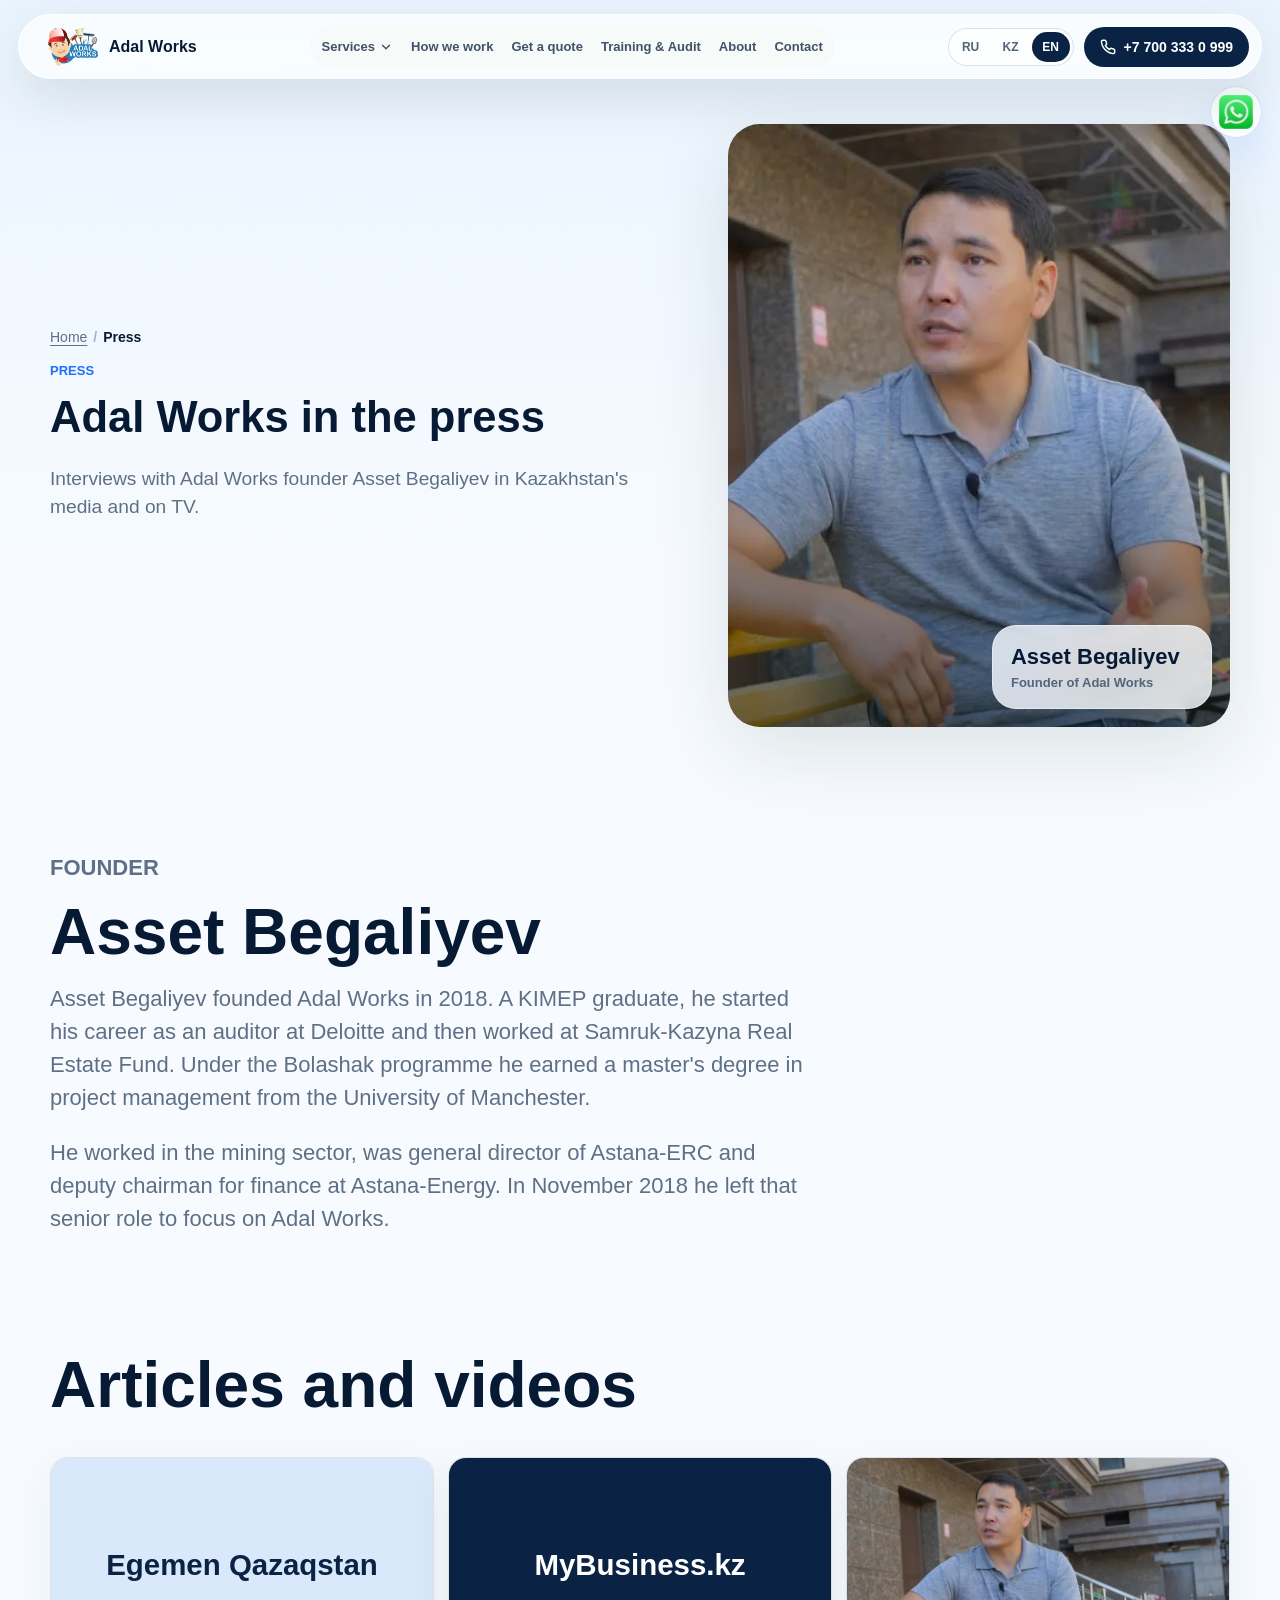
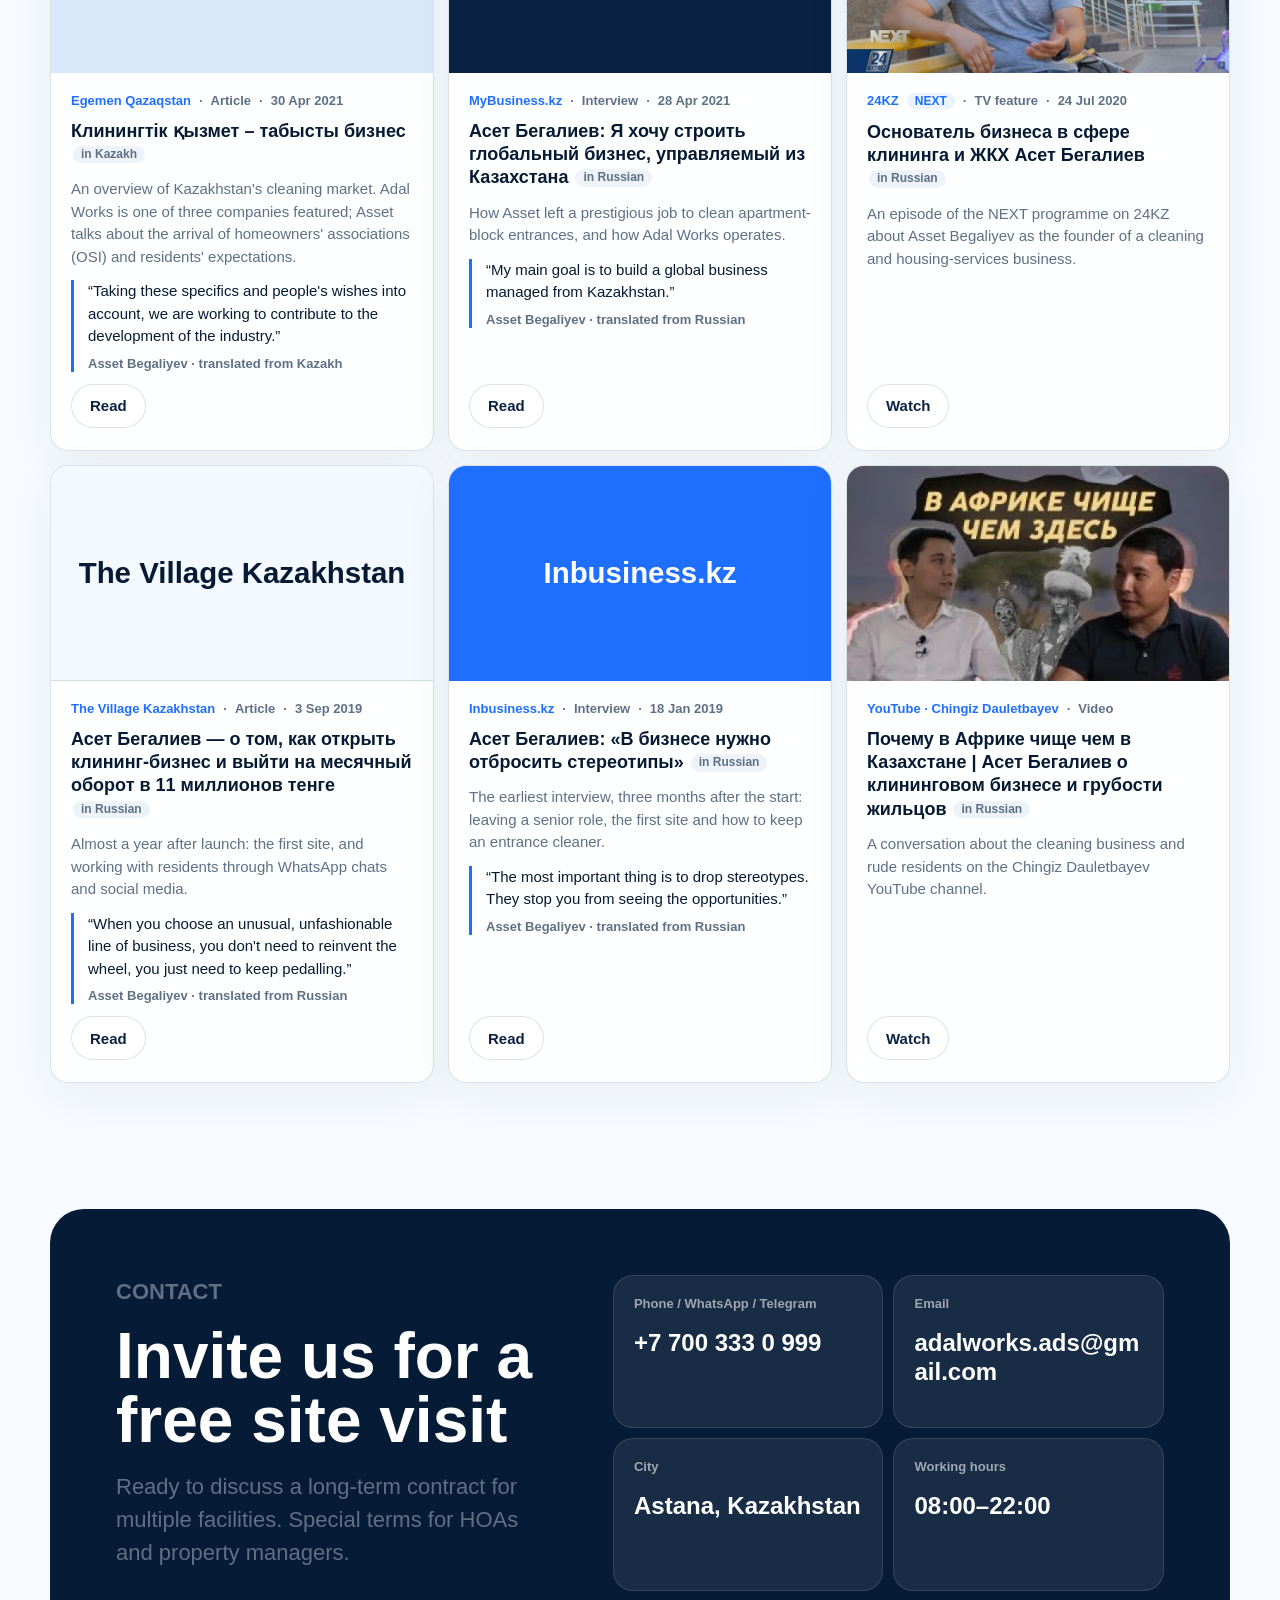
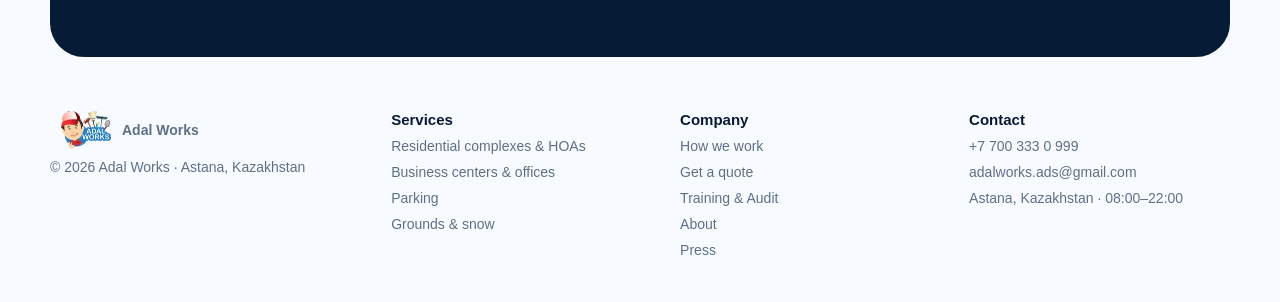
<file: smi/index.html>
<!doctype html>
<html lang="ru" data-default-lang="ru">
  <head>
    <meta charset="utf-8" />
    <meta name="viewport" content="width=device-width, initial-scale=1, viewport-fit=cover" />
    <meta name="theme-color" content="#f4f8ff" />
    <meta name="description" content="Публикации и интервью об Adal Works и её основателе Асете Бегалиеве: 24KZ, MyBusiness.kz, The Village Казахстан, Inbusiness.kz." />
    <title>СМИ об Adal Works: интервью и публикации | Adal Works</title>
    <link rel="canonical" href="https://adalworks.kz/smi/" />
    <meta property="og:type" content="website" />
    <meta property="og:locale" content="ru_KZ" />
    <meta property="og:locale:alternate" content="kk_KZ" />
    <meta property="og:locale:alternate" content="en_US" />
    <meta property="og:url" content="https://adalworks.kz/smi/" />
    <meta property="og:title" content="СМИ об Adal Works: интервью и публикации | Adal Works" />
    <meta property="og:description" content="Публикации и интервью об Adal Works и её основателе Асете Бегалиеве: 24KZ, MyBusiness.kz, The Village Казахстан, Inbusiness.kz." />
    <meta property="og:image" content="https://adalworks.kz/assets/og-image.jpg" />
    <meta property="og:image:width" content="1200" />
    <meta property="og:image:height" content="630" />
    <meta property="og:site_name" content="Adal Works" />
    <meta name="twitter:card" content="summary_large_image" />
    <meta name="twitter:title" content="СМИ об Adal Works: интервью и публикации | Adal Works" />
    <meta name="twitter:description" content="Публикации и интервью об Adal Works и её основателе Асете Бегалиеве: 24KZ, MyBusiness.kz, The Village Казахстан, Inbusiness.kz." />
    <meta name="twitter:image" content="https://adalworks.kz/assets/og-image.jpg" />
    <link rel="icon" href="/favicon.ico" sizes="any" />
    <link rel="icon" href="/favicon-32.png" type="image/png" sizes="32x32" />
    <link rel="apple-touch-icon" href="/apple-touch-icon.png" />
    <link rel="manifest" href="/site.webmanifest" />
    <link rel="preload" href="/assets/founder-aset-begaliev.webp" as="image" type="image/webp" fetchpriority="high" />
    <link rel="stylesheet" href="/styles.css?v=e686eab7" />
    <script type="application/ld+json">
{
  "@context": "https://schema.org",
  "@type": "CollectionPage",
  "name": "СМИ об Adal Works: интервью и публикации | Adal Works",
  "description": "Публикации и интервью об Adal Works и её основателе Асете Бегалиеве в казахстанских СМИ.",
  "url": "https://adalworks.kz/smi/",
  "inLanguage": "ru",
  "about": {
    "@type": "LocalBusiness",
    "additionalType": "https://schema.org/CleaningService",
    "name": "Adal Works",
    "url": "https://adalworks.kz/",
    "telephone": "+77003330999",
    "email": "adalworks.ads@gmail.com",
    "address": {
      "@type": "PostalAddress",
      "addressLocality": "Astana",
      "addressCountry": "KZ"
    },
    "founder": {
      "@type": "Person",
      "name": "Асет Бегалиев",
      "alternateName": [
        "Asset Begaliyev",
        "Әсет Бегалиев"
      ],
      "jobTitle": "Основатель",
      "image": "https://adalworks.kz/assets/founder-aset-begaliev.jpg",
      "alumniOf": [
        {
          "@type": "CollegeOrUniversity",
          "name": "KIMEP University"
        },
        {
          "@type": "CollegeOrUniversity",
          "name": "The University of Manchester"
        }
      ]
    }
  },
  "mainEntity": {
    "@type": "ItemList",
    "numberOfItems": 6,
    "itemListElement": [
      {
        "@type": "ListItem",
        "position": 1,
        "item": {
          "@type": "NewsArticle",
          "headline": "Клинингтік қызмет – табысты бизнес",
          "url": "https://egemen.kz/news/article273289-kliningtik-qyzmet-tabysty-biznes",
          "datePublished": "2021-04-30",
          "inLanguage": "kk",
          "author": {
            "@type": "Person",
            "name": "Абай Аймағамбет"
          },
          "publisher": {
            "@type": "Organization",
            "name": "Egemen Qazaqstan"
          }
        }
      },
      {
        "@type": "ListItem",
        "position": 2,
        "item": {
          "@type": "NewsArticle",
          "headline": "Асет Бегалиев: Я хочу строить глобальный бизнес, управляемый из Казахстана",
          "url": "https://mybusiness.kz/lyudidela/aset_begaliev_ya_xocu_stroit_globalnyi_biznes_upravlyaemyi_iz_kazaxstana/371",
          "datePublished": "2021-04-28",
          "inLanguage": "ru",
          "author": {
            "@type": "Person",
            "name": "Сабина Мустафина"
          },
          "publisher": {
            "@type": "Organization",
            "name": "MyBusiness.kz"
          }
        }
      },
      {
        "@type": "ListItem",
        "position": 3,
        "item": {
          "@type": "VideoObject",
          "name": "Основатель бизнеса в сфере клининга и ЖКХ Асет Бегалиев | NEXT",
          "url": "https://24.kz/ru/tv-projects/novoe-pokolenie/411630-osnovatel-biznesa-v-sfere-klininga-i-zhkkh-aset-begaliev-next",
          "uploadDate": "2020-07-24T18:00:27+05:00",
          "thumbnailUrl": "https://adalworks.kz/assets/press-24kz-next.jpg",
          "embedUrl": "https://www.youtube.com/embed/7g1JLpKqVeY",
          "inLanguage": "ru",
          "description": "Выпуск программы NEXT телеканала 24KZ об Асете Бегалиеве как основателе бизнеса в сфере клининга и ЖКХ.",
          "publisher": {
            "@type": "Organization",
            "name": "24KZ"
          }
        }
      },
      {
        "@type": "ListItem",
        "position": 4,
        "item": {
          "@type": "NewsArticle",
          "headline": "Асет Бегалиев — о том, как открыть клининг-бизнес и выйти на месячный оборот в 11 миллионов тенге",
          "url": "https://village.com.kz/village/business/businessmen/7189-kak-postroit-sovremennyy-biznes-na-uborke-pod-ezdov",
          "datePublished": "2019-09-03",
          "inLanguage": "ru",
          "author": {
            "@type": "Person",
            "name": "Илона Соколова"
          },
          "publisher": {
            "@type": "Organization",
            "name": "The Village Казахстан"
          }
        }
      },
      {
        "@type": "ListItem",
        "position": 5,
        "item": {
          "@type": "NewsArticle",
          "headline": "Асет Бегалиев: «В бизнесе нужно отбросить стереотипы»",
          "url": "https://www.inbusiness.kz/ru/news/aset-begaliev-v-biznese-nuzhno-otbrosit-stereotipy",
          "datePublished": "2019-01-18",
          "inLanguage": "ru",
          "author": {
            "@type": "Person",
            "name": "Айгуль Тулекбаева"
          },
          "publisher": {
            "@type": "Organization",
            "name": "Inbusiness.kz"
          }
        }
      },
      {
        "@type": "ListItem",
        "position": 6,
        "url": "https://youtu.be/bv2maQQOrPU",
        "name": "Почему в Африке чище чем в Казахстане | Асет Бегалиев о клининговом бизнесе и грубости жильцов"
      }
    ]
  }
}
    </script>
    <script type="application/ld+json">
{
  "@context": "https://schema.org",
  "@type": "BreadcrumbList",
  "itemListElement": [
    {
      "@type": "ListItem",
      "position": 1,
      "name": "Adal Works",
      "item": "https://adalworks.kz/"
    },
    {
      "@type": "ListItem",
      "position": 2,
      "name": "СМИ о нас",
      "item": "https://adalworks.kz/smi/"
    }
  ]
}
    </script>
  </head>
  <body>
    <header class="site-header" data-header>
      <a class="brand" href="/" aria-label="Adal Works">
        <picture>
          <source srcset="/assets/logo.webp" type="image/webp" />
          <img src="/assets/logo.png" alt="Adal Works" width="52" height="38" />
        </picture>
        <span>Adal Works</span>
      </a>

      <nav class="desktop-nav" aria-label="Основная навигация" data-i18n-aria="navAria">
        <div class="nav-dropdown" data-dropdown>
          <button class="nav-dropdown-button" type="button" aria-expanded="false" aria-controls="services-menu" data-dropdown-button>
            <span data-i18n="navServices">Услуги</span><svg xmlns="http://www.w3.org/2000/svg" width="14" height="14" viewBox="0 0 24 24" fill="none" stroke="currentColor" stroke-width="2.4" stroke-linecap="round" stroke-linejoin="round" aria-hidden="true"><polyline points="6 9 12 15 18 9"></polyline></svg>
          </button>
          <div class="nav-dropdown-menu" id="services-menu">
            <a href="/zhk/" data-i18n="navZhk">ЖК, ОСИ и УК</a>
            <a href="/biznes-centr/" data-i18n="navBc">Бизнес-центры и офисы</a>
            <a href="/parking/" data-i18n="navParking">Паркинги</a>
            <a href="/aula/" data-i18n="navTerritory">Территория и снег</a>
            <a href="/#services" data-i18n="navServicesAll">Все услуги</a>
          </div>
        </div>
        <a href="/#how-we-work" data-i18n="navHow">Как мы работаем</a>
        <a href="/#quote" data-i18n="navQuote">Расчёт стоимости</a>
        <a href="/#training-audit" data-i18n="navTraining">Обучение и аудит</a>
        <a href="/#about" data-i18n="navAbout">О нас</a>
        <a href="#contact" data-i18n="navContact">Контакты</a>
      </nav>

      <div class="header-actions">
        <div class="language-switch" role="group" aria-label="Выбор языка" data-i18n-aria="langAria">
          <button type="button" data-lang="ru">RU</button>
          <button type="button" data-lang="kz">KZ</button>
          <button type="button" data-lang="en">EN</button>
        </div>
        <a class="header-phone" href="tel:+77003330999" aria-label="+7 700 333 0 999">
          <svg xmlns="http://www.w3.org/2000/svg" width="16" height="16" viewBox="0 0 24 24" fill="none" stroke="currentColor" stroke-width="2.2" stroke-linecap="round" stroke-linejoin="round" aria-hidden="true">
            <path d="M22 16.92v3a2 2 0 0 1-2.18 2 19.79 19.79 0 0 1-8.63-3.07 19.5 19.5 0 0 1-6-6 19.79 19.79 0 0 1-3.07-8.67A2 2 0 0 1 4.11 2h3a2 2 0 0 1 2 1.72c.13.96.36 1.9.7 2.81a2 2 0 0 1-.45 2.11L8.09 9.91a16 16 0 0 0 6 6l1.27-1.27a2 2 0 0 1 2.11-.45c.91.34 1.85.57 2.81.7A2 2 0 0 1 22 16.92z"></path>
          </svg>
          <span>+7 700 333 0 999</span>
        </a>
        <button class="menu-button" type="button" aria-label="Открыть меню" data-i18n-aria="menuOpen" aria-expanded="false" aria-controls="mobile-menu" data-menu-button>
          <svg xmlns="http://www.w3.org/2000/svg" width="24" height="24" viewBox="0 0 24 24" fill="none" stroke="currentColor" stroke-width="2" stroke-linecap="round" stroke-linejoin="round" aria-hidden="true">
            <line x1="3" y1="12" x2="21" y2="12"></line>
            <line x1="3" y1="6" x2="21" y2="6"></line>
            <line x1="3" y1="18" x2="21" y2="18"></line>
          </svg>
        </button>
      </div>
    </header>

    <a class="whatsapp-float" href="https://wa.me/77003330999" data-whatsapp data-i18n-aria="whatsappFloatLabel" aria-label="Написать в WhatsApp">
      <picture>
        <source srcset="/assets/whatsapp.webp" type="image/webp" />
        <img src="/assets/whatsapp.png" alt="" width="36" height="36" />
      </picture>
    </a>

    <div class="mobile-menu" id="mobile-menu" data-mobile-menu>
      <span class="mobile-menu-label" data-i18n="navServices">Услуги</span>
        <a class="mobile-sub" href="/zhk/" data-i18n="navZhk">ЖК, ОСИ и УК</a>
        <a class="mobile-sub" href="/biznes-centr/" data-i18n="navBc">Бизнес-центры и офисы</a>
        <a class="mobile-sub" href="/parking/" data-i18n="navParking">Паркинги</a>
        <a class="mobile-sub" href="/aula/" data-i18n="navTerritory">Территория и снег</a>
      <a href="/#how-we-work" data-i18n="navHow">Как мы работаем</a>
      <a href="/#quote" data-i18n="navQuote">Расчёт стоимости</a>
      <a href="/#training-audit" data-i18n="navTraining">Обучение и аудит</a>
      <a href="/#about" data-i18n="navAbout">О нас</a>
      <a href="#contact" data-i18n="navContact">Контакты</a>
    </div>

    <main id="top" class="service-page press-page">
      <section class="hero page-hero press-hero">
        <div class="hero-copy">
          <nav class="breadcrumbs" aria-label="Навигационная цепочка" data-i18n-aria="crumbAria">
            <ol>
              <li><a href="/" data-i18n="crumbHome">Главная</a></li>
              <li aria-current="page" data-i18n="navPress">СМИ о нас</li>
            </ol>
          </nav>
          <p class="eyebrow" data-i18n="pressTag">СМИ о нас</p>
          <h1 data-i18n="pressTitle">О нас пишут и снимают</h1>
          <p class="lead" data-i18n="pressLead">Интервью с основателем Adal Works Асетом Бегалиевым в казахстанских СМИ и на телевидении.</p>
        </div>
        <div class="hero-media">
          <picture><source srcset="/assets/founder-aset-begaliev.webp" type="image/webp" /><img src="/assets/founder-aset-begaliev.jpg" alt="Асет Бегалиев, основатель Adal Works. Кадр из сюжета 24KZ" data-i18n-alt="founderImgAlt" width="600" height="720" fetchpriority="high" /></picture>
          <div class="hero-panel is-caption">
            <strong data-i18n="founderName">Асет Бегалиев</strong>
            <span data-i18n="founderRole">Основатель Adal Works</span>
          </div>
        </div>
      </section>

      <section class="section founder" id="founder">
        <div class="section-heading">
          <p class="eyebrow" data-i18n="founderTag">Основатель</p>
          <h2 data-i18n="founderName">Асет Бегалиев</h2>
          <p data-i18n="founderBio1">Асет Бегалиев основал Adal Works в 2018 году. Окончил КИМЭП, начинал карьеру аудитором в Deloitte, затем работал в АО «Фонд недвижимости Самрук-Казына». По программе «Болашак» получил степень магистра по управлению проектами в University of Manchester.</p>
          <p data-i18n="founderBio2">Работал в горнорудном секторе, был генеральным директором «Астана-ЕРЦ» и заместителем председателя по финансам АО «Астана-Энергия». В ноябре 2018 года ушёл с руководящей должности, чтобы заниматься Adal Works.</p>
        </div>
      </section>

      <section class="section press press-all-list" id="materials">
        <div class="section-heading">
          <h2 data-i18n="smiListTitle">Публикации и видео</h2>
        </div>
        <div class="press-grid is-full">
          <article class="press-card">
            <div class="press-media press-mark press-mark-egemen" aria-hidden="true"><span>Egemen Qazaqstan</span></div>
            <div class="press-body">
            <p class="press-meta"><span class="press-outlet">Egemen Qazaqstan</span><span class="press-dot" aria-hidden="true">·</span><span class="press-fmt" data-i18n="pressFmtArticle">Статья</span><span class="press-dot" aria-hidden="true">·</span><time datetime="2021-04-30" data-i18n="pressDate_egemen">30.04.2021</time></p>
            <h3 class="press-title" id="press-title-egemen"><span lang="kk">Клинингтік қызмет – табысты бизнес</span> <span class="press-lang" data-i18n="pressLangKz">на казахском</span></h3>
            <p class="press-sum" data-i18n="pressSumEgemen">Обзор рынка клининга в Казахстане. Adal Works — одна из трёх компаний в статье; Асет говорит о появлении ОСИ и ожиданиях жильцов.</p>
            <blockquote class="press-quote"><p data-i18n="pressQuoteEgemen">Учитывая эти особенности и пожелания граждан, мы стремимся внести свой вклад в развитие отрасли.</p><footer><cite data-i18n="pressCiteFromKz">Асет Бегалиев · перевод с казахского</cite></footer></blockquote>
            <a class="button secondary press-link" href="https://egemen.kz/news/article273289-kliningtik-qyzmet-tabysty-biznes" target="_blank" rel="noopener" aria-describedby="press-title-egemen"><span data-i18n="pressRead">Читать</span><span class="visually-hidden"> (<span data-i18n="pressNewTab">откроется в новой вкладке</span>)</span></a>
            </div>
          </article>
          <article class="press-card">
            <div class="press-media press-mark press-mark-mybusiness" aria-hidden="true"><span>MyBusiness.kz</span></div>
            <div class="press-body">
            <p class="press-meta"><span class="press-outlet">MyBusiness.kz</span><span class="press-dot" aria-hidden="true">·</span><span class="press-fmt" data-i18n="pressFmtInterview">Интервью</span><span class="press-dot" aria-hidden="true">·</span><time datetime="2021-04-28" data-i18n="pressDate_mybusiness">28.04.2021</time></p>
            <h3 class="press-title" id="press-title-mybusiness"><span lang="ru">Асет Бегалиев: Я хочу строить глобальный бизнес, управляемый из Казахстана</span> <span class="press-lang" data-i18n="pressLangRu" hidden></span></h3>
            <p class="press-sum" data-i18n="pressSumMybusiness">Как Асет оставил престижную должность ради уборки подъездов и как устроена работа Adal Works.</p>
            <blockquote class="press-quote"><p data-i18n="pressQuoteMybusiness">Моя главная задача заключается в том, чтобы построить глобальный бизнес, управляемый из Казахстана.</p><footer><cite data-i18n="pressCiteFromRu">Асет Бегалиев</cite></footer></blockquote>
            <a class="button secondary press-link" href="https://mybusiness.kz/lyudidela/aset_begaliev_ya_xocu_stroit_globalnyi_biznes_upravlyaemyi_iz_kazaxstana/371" target="_blank" rel="noopener" aria-describedby="press-title-mybusiness"><span data-i18n="pressRead">Читать</span><span class="visually-hidden"> (<span data-i18n="pressNewTab">откроется в новой вкладке</span>)</span></a>
            </div>
          </article>
          <article class="press-card has-image">
            <div class="press-media"><picture><source srcset="/assets/press-24kz-next.webp" type="image/webp" /><img src="/assets/press-24kz-next.jpg" alt="Асет Бегалиев в сюжете программы NEXT на 24KZ" data-i18n-alt="press24kzImgAlt" width="800" height="450" loading="lazy" decoding="async" /></picture></div>
            <div class="press-body">
            <p class="press-meta"><span class="press-outlet">24KZ</span> <span class="press-program">NEXT</span><span class="press-dot" aria-hidden="true">·</span><span class="press-fmt" data-i18n="pressFmtTv">ТВ-сюжет</span><span class="press-dot" aria-hidden="true">·</span><time datetime="2020-07-24" data-i18n="pressDate_24kz">24.07.2020</time></p>
            <h3 class="press-title" id="press-title-24kz"><span lang="ru">Основатель бизнеса в сфере клининга и ЖКХ Асет Бегалиев</span> <span class="press-lang" data-i18n="pressLangRu" hidden></span></h3>
            <p class="press-sum" data-i18n="pressSum24kz">Выпуск программы NEXT телеканала 24KZ об Асете Бегалиеве как основателе бизнеса в сфере клининга и ЖКХ.</p>
            <a class="button secondary press-link" href="https://24.kz/ru/tv-projects/novoe-pokolenie/411630-osnovatel-biznesa-v-sfere-klininga-i-zhkkh-aset-begaliev-next" target="_blank" rel="noopener" aria-describedby="press-title-24kz"><span data-i18n="pressWatch">Смотреть</span><span class="visually-hidden"> (<span data-i18n="pressNewTab">откроется в новой вкладке</span>)</span></a>
            </div>
          </article>
          <article class="press-card">
            <div class="press-media press-mark press-mark-village" aria-hidden="true"><span data-i18n="pressOutletVillage">The Village Казахстан</span></div>
            <div class="press-body">
            <p class="press-meta"><span class="press-outlet" data-i18n="pressOutletVillage">The Village Казахстан</span><span class="press-dot" aria-hidden="true">·</span><span class="press-fmt" data-i18n="pressFmtArticle">Статья</span><span class="press-dot" aria-hidden="true">·</span><time datetime="2019-09-03" data-i18n="pressDate_village">03.09.2019</time></p>
            <h3 class="press-title" id="press-title-village"><span lang="ru">Асет Бегалиев — о том, как открыть клининг-бизнес и выйти на месячный оборот в 11 миллионов тенге</span> <span class="press-lang" data-i18n="pressLangRu" hidden></span></h3>
            <p class="press-sum" data-i18n="pressSumVillage">Почти через год после запуска: первый объект, работа с жильцами через WhatsApp-чаты и соцсети.</p>
            <blockquote class="press-quote"><p data-i18n="pressQuoteVillage">Когда ты выбираешь необычное и немодное направление бизнеса, не надо изобретать велосипед, надо просто постоянно крутить педали.</p><footer><cite data-i18n="pressCiteFromRu">Асет Бегалиев</cite></footer></blockquote>
            <a class="button secondary press-link" href="https://village.com.kz/village/business/businessmen/7189-kak-postroit-sovremennyy-biznes-na-uborke-pod-ezdov" target="_blank" rel="noopener" aria-describedby="press-title-village"><span data-i18n="pressRead">Читать</span><span class="visually-hidden"> (<span data-i18n="pressNewTab">откроется в новой вкладке</span>)</span></a>
            </div>
          </article>
          <article class="press-card">
            <div class="press-media press-mark press-mark-inbusiness" aria-hidden="true"><span>Inbusiness.kz</span></div>
            <div class="press-body">
            <p class="press-meta"><span class="press-outlet">Inbusiness.kz</span><span class="press-dot" aria-hidden="true">·</span><span class="press-fmt" data-i18n="pressFmtInterview">Интервью</span><span class="press-dot" aria-hidden="true">·</span><time datetime="2019-01-18" data-i18n="pressDate_inbusiness">18.01.2019</time></p>
            <h3 class="press-title" id="press-title-inbusiness"><span lang="ru">Асет Бегалиев: «В бизнесе нужно отбросить стереотипы»</span> <span class="press-lang" data-i18n="pressLangRu" hidden></span></h3>
            <p class="press-sum" data-i18n="pressSumInbusiness">Самое раннее интервью, через три месяца после старта: уход с руководящей должности, первый объект и как сделать подъезд чище.</p>
            <blockquote class="press-quote"><p data-i18n="pressQuoteInbusiness">Самое главное – это отбросить стереотипы. Это мешает видеть перспективы.</p><footer><cite data-i18n="pressCiteFromRu">Асет Бегалиев</cite></footer></blockquote>
            <a class="button secondary press-link" href="https://www.inbusiness.kz/ru/news/aset-begaliev-v-biznese-nuzhno-otbrosit-stereotipy" target="_blank" rel="noopener" aria-describedby="press-title-inbusiness"><span data-i18n="pressRead">Читать</span><span class="visually-hidden"> (<span data-i18n="pressNewTab">откроется в новой вкладке</span>)</span></a>
            </div>
          </article>
          <article class="press-card has-image">
            <div class="press-media"><picture><source srcset="/assets/press-youtube-dauletbayev.webp" type="image/webp" /><img src="/assets/press-youtube-dauletbayev.jpg" alt="Превью видео на YouTube-канале Chingiz Dauletbayev" data-i18n-alt="pressYoutubeImgAlt" width="480" height="270" loading="lazy" decoding="async" /></picture></div>
            <div class="press-body">
            <p class="press-meta"><span class="press-outlet">YouTube · Chingiz Dauletbayev</span><span class="press-dot" aria-hidden="true">·</span><span class="press-fmt" data-i18n="pressFmtVideo">Видео</span></p>
            <h3 class="press-title" id="press-title-youtube"><span lang="ru">Почему в Африке чище чем в Казахстане | Асет Бегалиев о клининговом бизнесе и грубости жильцов</span> <span class="press-lang" data-i18n="pressLangRu" hidden></span></h3>
            <p class="press-sum" data-i18n="pressSumYoutube">Разговор о клининговом бизнесе и о грубости жильцов на YouTube-канале Chingiz Dauletbayev.</p>
            <a class="button secondary press-link" href="https://youtu.be/bv2maQQOrPU" target="_blank" rel="noopener" aria-describedby="press-title-youtube"><span data-i18n="pressWatch">Смотреть</span><span class="visually-hidden"> (<span data-i18n="pressNewTab">откроется в новой вкладке</span>)</span></a>
            </div>
          </article>
        </div>
      </section>

      <section class="contact" id="contact">
        <div>
          <p class="eyebrow" data-i18n="contactTag">Контакты</p>
          <h2 data-i18n="contactTitle">Пригласите нас на бесплатный осмотр</h2>
          <p data-i18n="contactLead">Готовы обсудить долгосрочный договор на комплексное обслуживание нескольких объектов. Специальные условия для ОСИ и управляющих компаний.</p>
        </div>
        <div class="contact-grid">
          <a href="https://wa.me/77003330999" data-whatsapp>
            <span data-i18n="phoneLabel">Телефон / WhatsApp / Telegram</span>
            <strong>+7 700 333 0 999</strong>
          </a>
          <a href="mailto:adalworks.ads@gmail.com">
            <span>Email</span>
            <strong>adalworks.ads@gmail.com</strong>
          </a>
          <div>
            <span data-i18n="cityLabel">Город</span>
            <strong data-i18n="cityValue">Астана, Казахстан</strong>
          </div>
          <div>
            <span data-i18n="hoursLabel">Режим работы</span>
            <strong>08:00–22:00</strong>
          </div>
        </div>
      </section>
    </main>

    <footer class="footer">
      <div class="footer-brand">
        <a class="brand" href="/" aria-label="Adal Works">
          <picture>
            <source srcset="/assets/logo.webp" type="image/webp" />
            <img src="/assets/logo.png" alt="Adal Works" width="52" height="38" loading="lazy" />
          </picture>
          <span>Adal Works</span>
        </a>
        <span data-i18n="footerText">© 2026 Adal Works · Астана, Казахстан</span>
      </div>
      <nav class="footer-col" aria-label="Услуги" data-i18n-aria="footerServices">
        <strong data-i18n="footerServices">Услуги</strong>
          <a href="/zhk/" data-i18n="navZhk">ЖК, ОСИ и УК</a>
          <a href="/biznes-centr/" data-i18n="navBc">Бизнес-центры и офисы</a>
          <a href="/parking/" data-i18n="navParking">Паркинги</a>
          <a href="/aula/" data-i18n="navTerritory">Территория и снег</a>
      </nav>
      <nav class="footer-col" aria-label="Компания" data-i18n-aria="footerCompany">
        <strong data-i18n="footerCompany">Компания</strong>
        <a href="/#how-we-work" data-i18n="navHow">Как мы работаем</a>
        <a href="/#quote" data-i18n="navQuote">Расчёт стоимости</a>
        <a href="/#training-audit" data-i18n="navTraining">Обучение и аудит</a>
        <a href="/#about" data-i18n="navAbout">О нас</a>
        <a href="/smi/" aria-current="page" data-i18n="navPress">СМИ о нас</a>
      </nav>
      <div class="footer-col">
        <strong data-i18n="footerContacts">Контакты</strong>
        <a href="tel:+77003330999">+7 700 333 0 999</a>
        <a href="mailto:adalworks.ads@gmail.com">adalworks.ads@gmail.com</a>
        <span><span data-i18n="cityValue">Астана, Казахстан</span> · 08:00–22:00</span>
      </div>
    </footer>

    <script src="/i18n/smi.js?v=746bbf4c" defer></script>
    <script src="/script.js?v=1a402792" defer></script>
  </body>
</html>
</file>
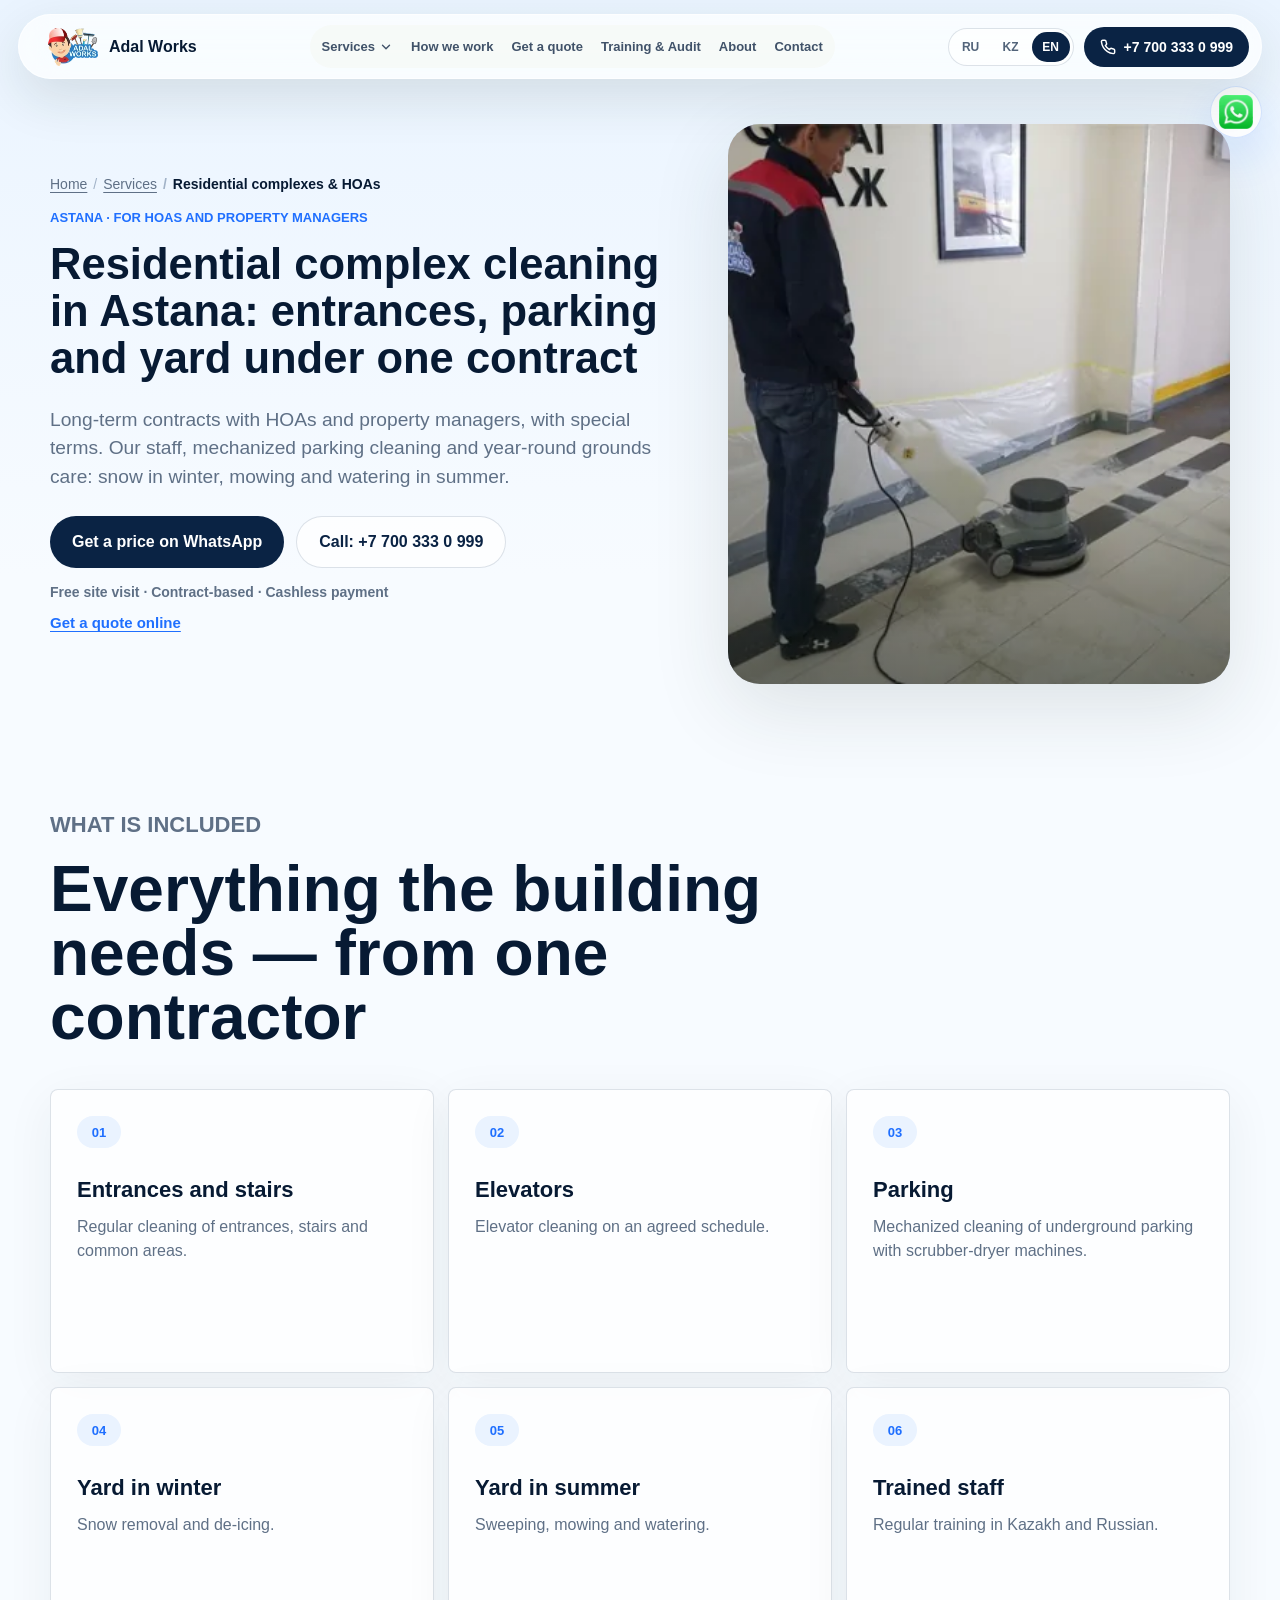
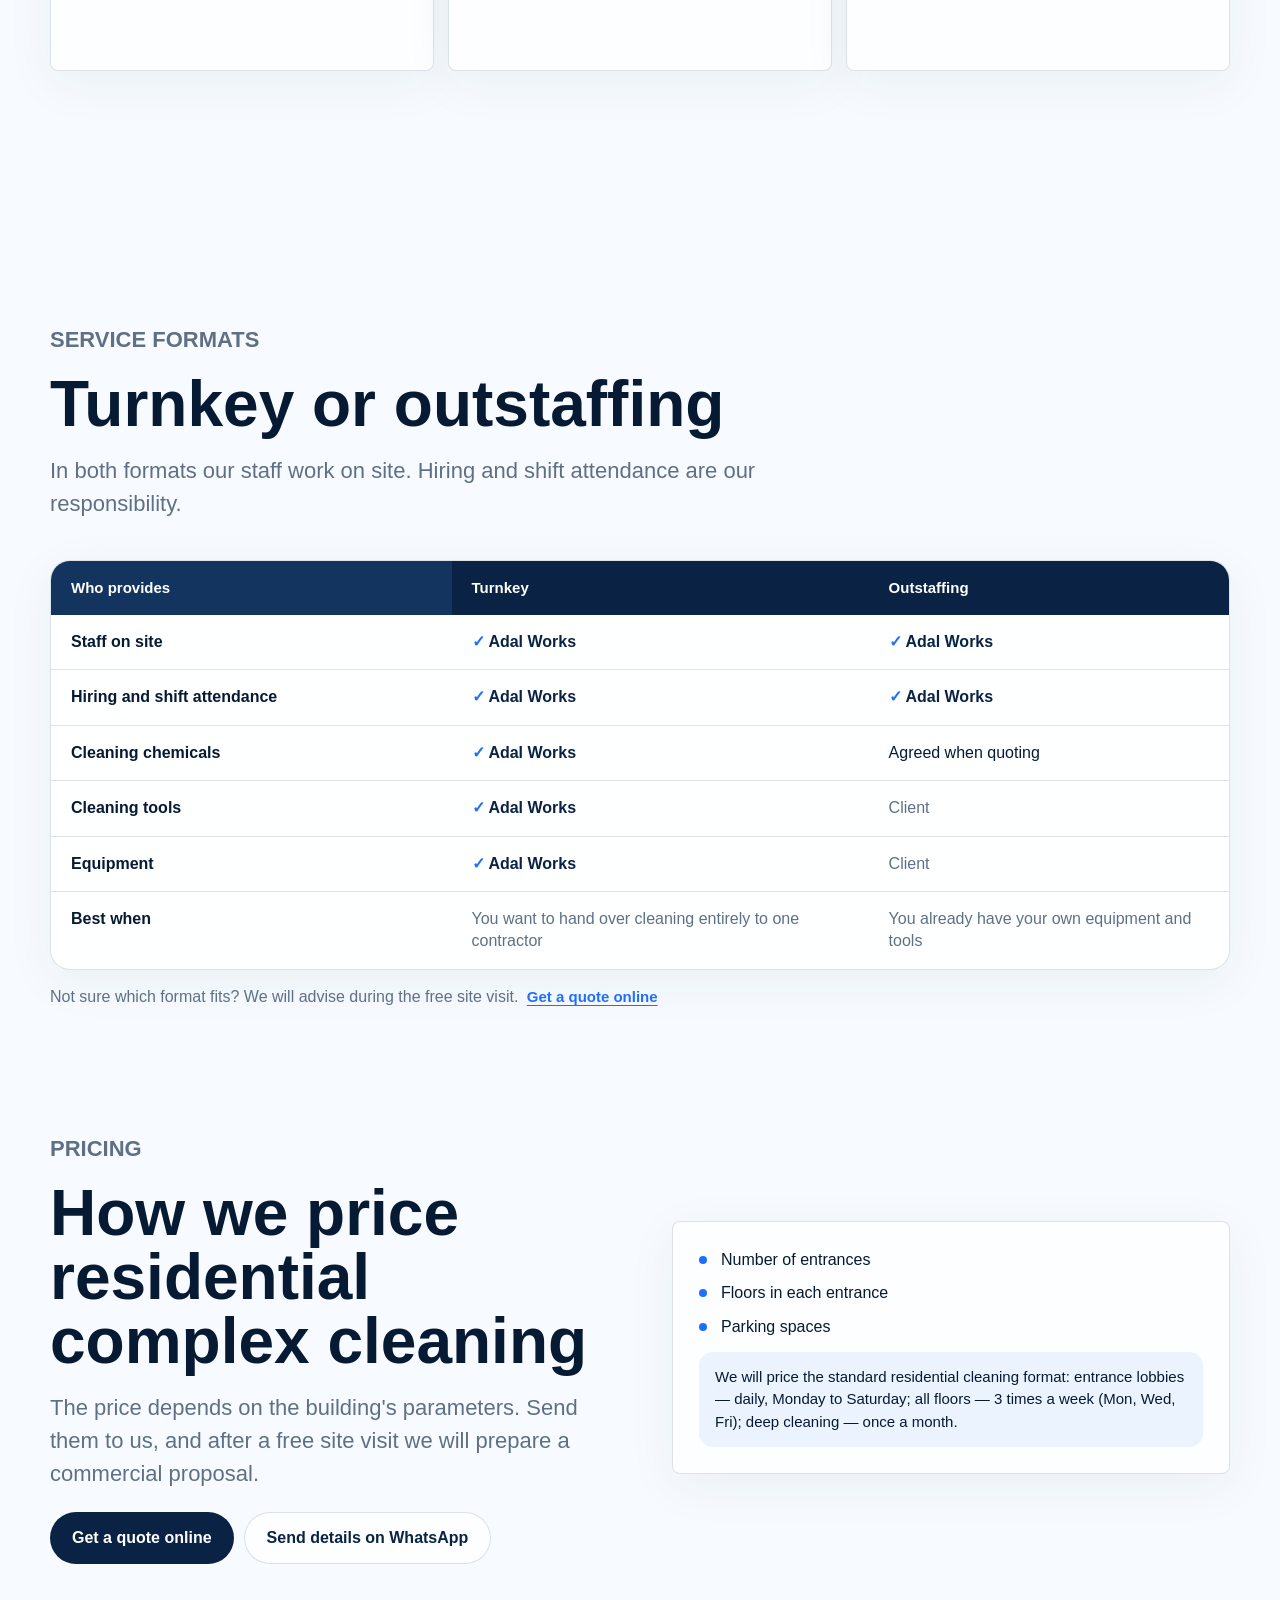
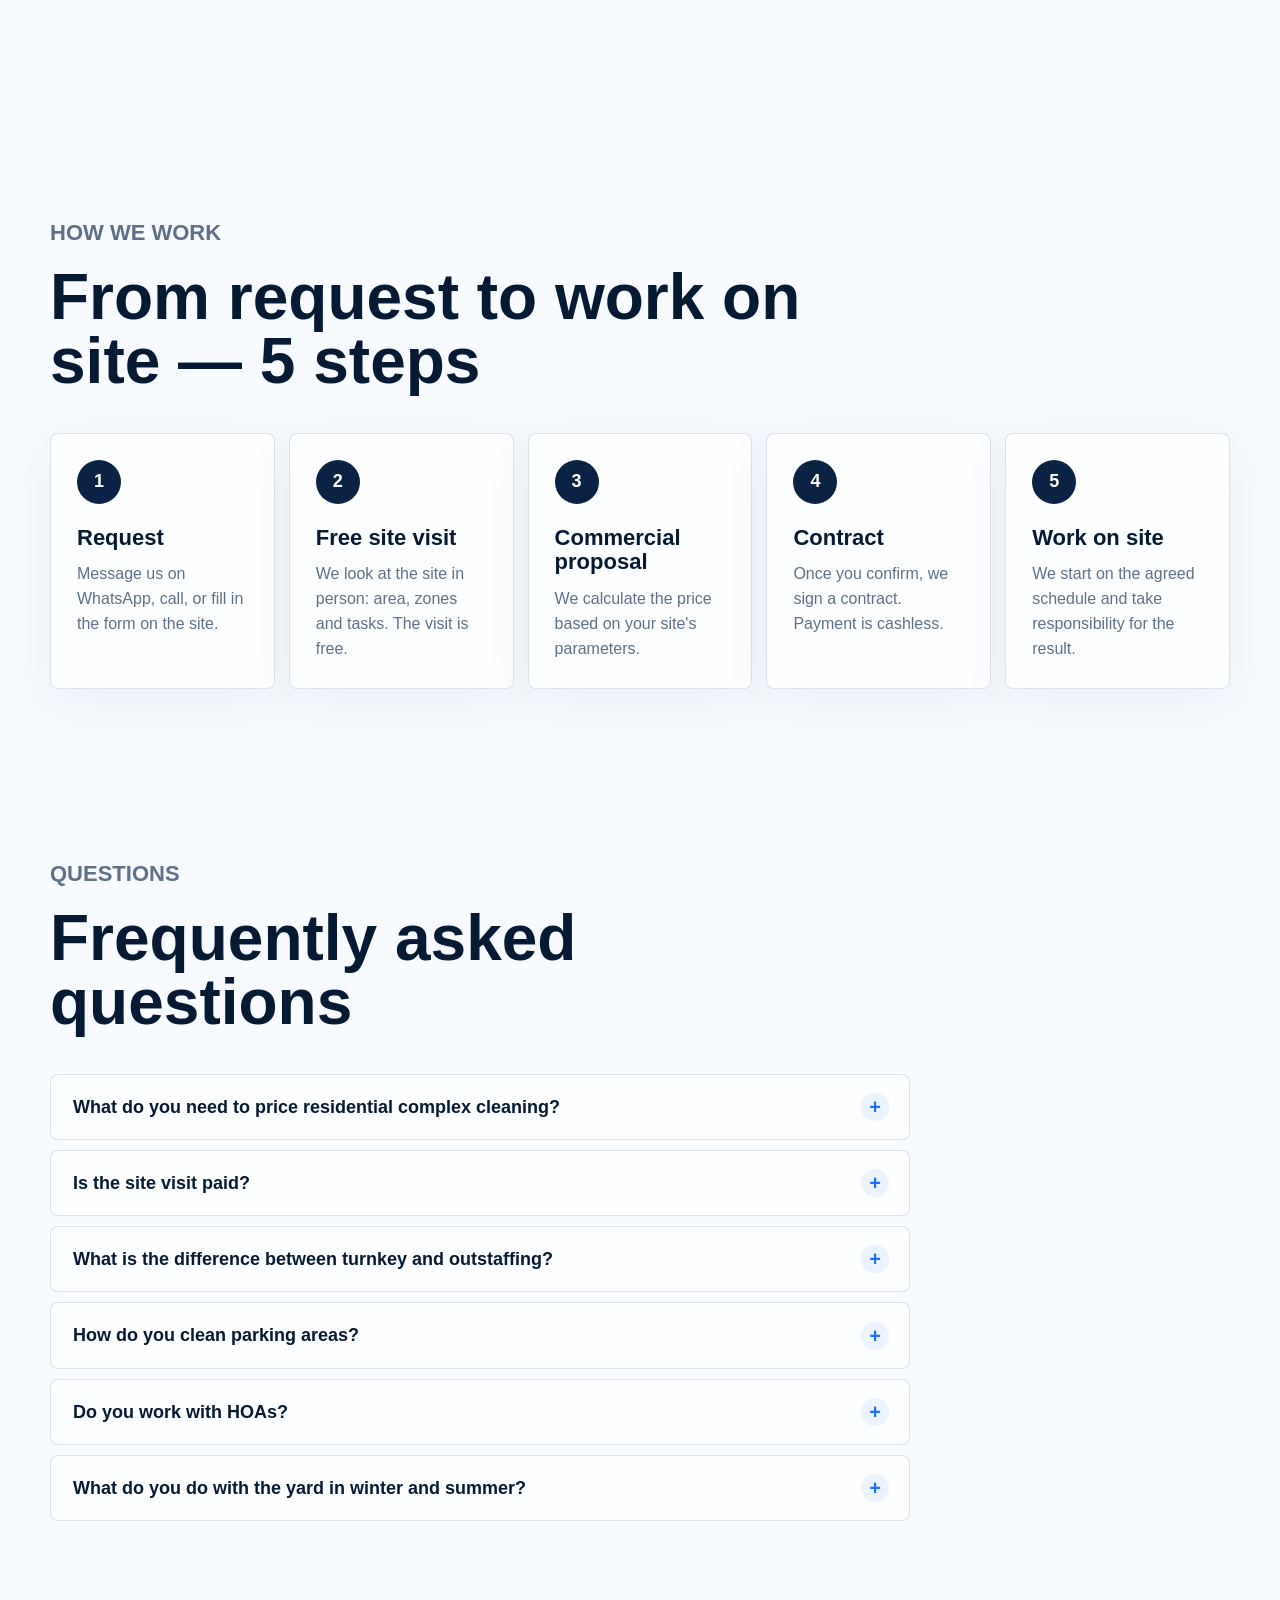
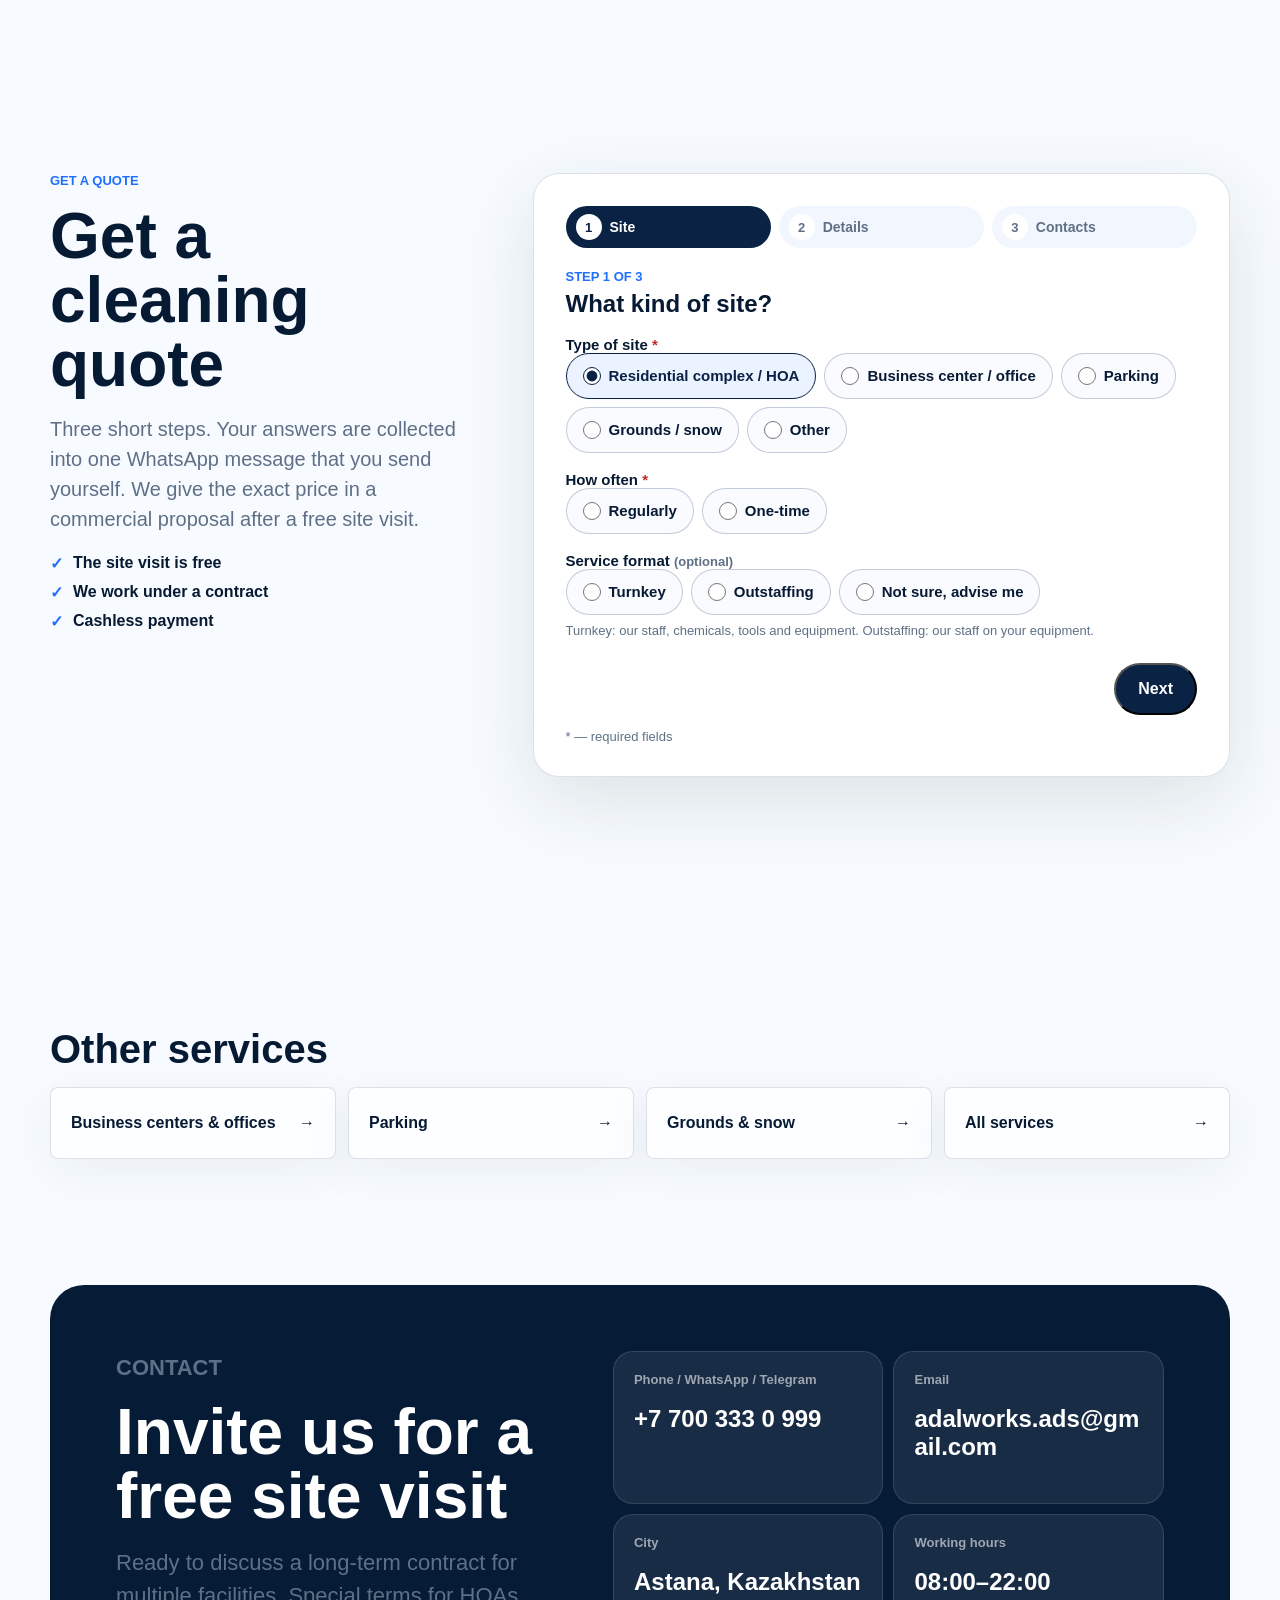
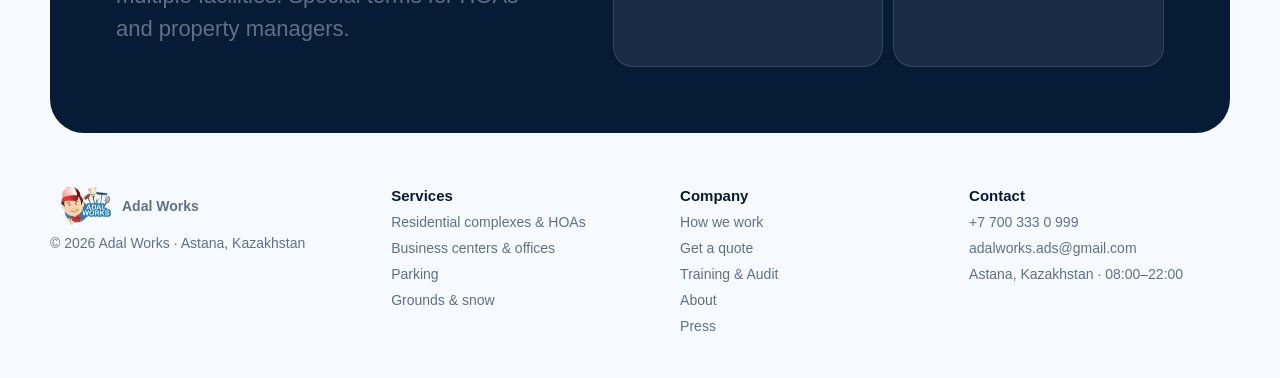
<file: zhk/index.html>
<!doctype html>
<html lang="ru" data-default-lang="ru">
  <head>
    <meta charset="utf-8" />
    <meta name="viewport" content="width=device-width, initial-scale=1, viewport-fit=cover" />
    <meta name="theme-color" content="#f4f8ff" />
    <meta name="description" content="Уборка жилых комплексов в Астане по договору: подъезды, лифты, паркинг поломоечными машинами, двор круглый год. Бесплатный осмотр, безналичный расчёт. С 2018 года." />
    <title>Уборка ЖК в Астане для ОСИ и УК — подъезды, паркинг, двор | Adal Works</title>
    <link rel="canonical" href="https://adalworks.kz/zhk/" />
    <meta property="og:type" content="website" />
    <meta property="og:locale" content="ru_KZ" />
    <meta property="og:locale:alternate" content="kk_KZ" />
    <meta property="og:locale:alternate" content="en_US" />
    <meta property="og:url" content="https://adalworks.kz/zhk/" />
    <meta property="og:title" content="Уборка ЖК в Астане для ОСИ и УК — подъезды, паркинг, двор | Adal Works" />
    <meta property="og:description" content="Уборка жилых комплексов в Астане по договору: подъезды, лифты, паркинг поломоечными машинами, двор круглый год. Бесплатный осмотр, безналичный расчёт. С 2018 года." />
    <meta property="og:image" content="https://adalworks.kz/assets/og-image.jpg" />
    <meta property="og:image:width" content="1200" />
    <meta property="og:image:height" content="630" />
    <meta property="og:site_name" content="Adal Works" />
    <meta name="twitter:card" content="summary_large_image" />
    <meta name="twitter:title" content="Уборка ЖК в Астане для ОСИ и УК — подъезды, паркинг, двор | Adal Works" />
    <meta name="twitter:description" content="Уборка жилых комплексов в Астане по договору: подъезды, лифты, паркинг поломоечными машинами, двор круглый год. Бесплатный осмотр, безналичный расчёт. С 2018 года." />
    <meta name="twitter:image" content="https://adalworks.kz/assets/og-image.jpg" />
    <link rel="icon" href="/favicon.ico" sizes="any" />
    <link rel="icon" href="/favicon-32.png" type="image/png" sizes="32x32" />
    <link rel="apple-touch-icon" href="/apple-touch-icon.png" />
    <link rel="manifest" href="/site.webmanifest" />
    <link rel="preload" href="/assets/work-wide.webp" as="image" type="image/webp" fetchpriority="high" />
    <link rel="stylesheet" href="/styles.css?v=e686eab7" />
    <script type="application/ld+json">
{
  "@context": "https://schema.org",
  "@type": "Service",
  "name": "Уборка ЖК в Астане: подъезды, паркинг и двор по одному договору",
  "description": "Уборка жилых комплексов в Астане для ОСИ и управляющих компаний: подъезды, лифты, места общего пользования, паркинг, двор круглый год.",
  "serviceType": "ЖК, ОСИ и УК",
  "url": "https://adalworks.kz/zhk/",
  "areaServed": {
    "@type": "City",
    "name": "Astana"
  },
  "provider": {
    "@type": "LocalBusiness",
    "additionalType": "https://schema.org/CleaningService",
    "name": "Adal Works",
    "url": "https://adalworks.kz/",
    "telephone": "+77003330999",
    "email": "adalworks.ads@gmail.com",
    "address": {
      "@type": "PostalAddress",
      "addressLocality": "Astana",
      "addressCountry": "KZ"
    }
  }
}
    </script>
    <script type="application/ld+json">
{
  "@context": "https://schema.org",
  "@type": "BreadcrumbList",
  "itemListElement": [
    {
      "@type": "ListItem",
      "position": 1,
      "name": "Adal Works",
      "item": "https://adalworks.kz/"
    },
    {
      "@type": "ListItem",
      "position": 2,
      "name": "ЖК, ОСИ и УК",
      "item": "https://adalworks.kz/zhk/"
    }
  ]
}
    </script>
  </head>
  <body>
    <header class="site-header" data-header>
      <a class="brand" href="/" aria-label="Adal Works">
        <picture>
          <source srcset="/assets/logo.webp" type="image/webp" />
          <img src="/assets/logo.png" alt="Adal Works" width="52" height="38" />
        </picture>
        <span>Adal Works</span>
      </a>

      <nav class="desktop-nav" aria-label="Основная навигация" data-i18n-aria="navAria">
        <div class="nav-dropdown" data-dropdown>
          <button class="nav-dropdown-button" type="button" aria-expanded="false" aria-controls="services-menu" data-dropdown-button>
            <span data-i18n="navServices">Услуги</span><svg xmlns="http://www.w3.org/2000/svg" width="14" height="14" viewBox="0 0 24 24" fill="none" stroke="currentColor" stroke-width="2.4" stroke-linecap="round" stroke-linejoin="round" aria-hidden="true"><polyline points="6 9 12 15 18 9"></polyline></svg>
          </button>
          <div class="nav-dropdown-menu" id="services-menu">
            <a href="/zhk/" aria-current="page" data-i18n="navZhk">ЖК, ОСИ и УК</a>
            <a href="/biznes-centr/" data-i18n="navBc">Бизнес-центры и офисы</a>
            <a href="/parking/" data-i18n="navParking">Паркинги</a>
            <a href="/aula/" data-i18n="navTerritory">Территория и снег</a>
            <a href="/#services" data-i18n="navServicesAll">Все услуги</a>
          </div>
        </div>
        <a href="#how-we-work" data-i18n="navHow">Как мы работаем</a>
        <a href="#quote" data-i18n="navQuote">Расчёт стоимости</a>
        <a href="/#training-audit" data-i18n="navTraining">Обучение и аудит</a>
        <a href="/#about" data-i18n="navAbout">О нас</a>
        <a href="#contact" data-i18n="navContact">Контакты</a>
      </nav>

      <div class="header-actions">
        <div class="language-switch" role="group" aria-label="Выбор языка" data-i18n-aria="langAria">
          <button type="button" data-lang="ru">RU</button>
          <button type="button" data-lang="kz">KZ</button>
          <button type="button" data-lang="en">EN</button>
        </div>
        <a class="header-phone" href="tel:+77003330999" aria-label="+7 700 333 0 999">
          <svg xmlns="http://www.w3.org/2000/svg" width="16" height="16" viewBox="0 0 24 24" fill="none" stroke="currentColor" stroke-width="2.2" stroke-linecap="round" stroke-linejoin="round" aria-hidden="true">
            <path d="M22 16.92v3a2 2 0 0 1-2.18 2 19.79 19.79 0 0 1-8.63-3.07 19.5 19.5 0 0 1-6-6 19.79 19.79 0 0 1-3.07-8.67A2 2 0 0 1 4.11 2h3a2 2 0 0 1 2 1.72c.13.96.36 1.9.7 2.81a2 2 0 0 1-.45 2.11L8.09 9.91a16 16 0 0 0 6 6l1.27-1.27a2 2 0 0 1 2.11-.45c.91.34 1.85.57 2.81.7A2 2 0 0 1 22 16.92z"></path>
          </svg>
          <span>+7 700 333 0 999</span>
        </a>
        <button class="menu-button" type="button" aria-label="Открыть меню" data-i18n-aria="menuOpen" aria-expanded="false" aria-controls="mobile-menu" data-menu-button>
          <svg xmlns="http://www.w3.org/2000/svg" width="24" height="24" viewBox="0 0 24 24" fill="none" stroke="currentColor" stroke-width="2" stroke-linecap="round" stroke-linejoin="round" aria-hidden="true">
            <line x1="3" y1="12" x2="21" y2="12"></line>
            <line x1="3" y1="6" x2="21" y2="6"></line>
            <line x1="3" y1="18" x2="21" y2="18"></line>
          </svg>
        </button>
      </div>
    </header>

    <a class="whatsapp-float" href="https://wa.me/77003330999" data-whatsapp data-i18n-aria="whatsappFloatLabel" aria-label="Написать в WhatsApp">
      <picture>
        <source srcset="/assets/whatsapp.webp" type="image/webp" />
        <img src="/assets/whatsapp.png" alt="" width="36" height="36" />
      </picture>
    </a>

    <div class="mobile-menu" id="mobile-menu" data-mobile-menu>
      <span class="mobile-menu-label" data-i18n="navServices">Услуги</span>
        <a class="mobile-sub" href="/zhk/" aria-current="page" data-i18n="navZhk">ЖК, ОСИ и УК</a>
        <a class="mobile-sub" href="/biznes-centr/" data-i18n="navBc">Бизнес-центры и офисы</a>
        <a class="mobile-sub" href="/parking/" data-i18n="navParking">Паркинги</a>
        <a class="mobile-sub" href="/aula/" data-i18n="navTerritory">Территория и снег</a>
      <a href="#how-we-work" data-i18n="navHow">Как мы работаем</a>
      <a href="#quote" data-i18n="navQuote">Расчёт стоимости</a>
      <a href="/#training-audit" data-i18n="navTraining">Обучение и аудит</a>
      <a href="/#about" data-i18n="navAbout">О нас</a>
      <a href="#contact" data-i18n="navContact">Контакты</a>
    </div>

    <main id="top" class="service-page">
      <section class="hero page-hero">
        <div class="hero-copy">
          <nav class="breadcrumbs" aria-label="Навигационная цепочка" data-i18n-aria="crumbAria">
            <ol>
              <li><a href="/" data-i18n="crumbHome">Главная</a></li>
              <li><a href="/#services" data-i18n="navServices">Услуги</a></li>
              <li aria-current="page" data-i18n="navZhk">ЖК, ОСИ и УК</li>
            </ol>
          </nav>
          <p class="eyebrow" data-i18n="pageHeroTag">Астана · Для ОСИ и управляющих компаний</p>
          <h1 data-i18n="pageH1">Уборка ЖК в Астане: подъезды, паркинг и двор по одному договору</h1>
          <p class="lead" data-i18n="pageLead">Долгосрочные договоры с ОСИ и управляющими компаниями, специальные условия. Наш персонал, механизированная уборка паркинга и территория круглый год: зимой снег, летом стрижка и полив.</p>
          <div class="hero-actions">
            <a class="button primary" href="https://wa.me/77003330999" data-whatsapp data-i18n-whatsapp="pageWhatsapp" data-i18n="ctaQuote">Узнать стоимость в WhatsApp</a>
            <a class="button secondary" href="tel:+77003330999" data-i18n="ctaCall">Позвонить: +7 700 333 0 999</a>
          </div>
          <p class="hero-note"><span data-i18n="heroNote">Бесплатный осмотр объекта · Работаем по договору · Безналичный расчёт</span></p>
          <a class="text-link" href="#quote" data-i18n="ctaForm">Рассчитать стоимость онлайн</a>
        </div>
        <div class="hero-media">
          <picture><source srcset="/assets/work-wide.webp" type="image/webp" /><img src="/assets/work-wide.jpg" alt="Уборка общих зон сотрудником Adal Works" data-i18n-alt="pageImgAlt" width="504" height="389" fetchpriority="high" /></picture>
        </div>
      </section>

      <section class="section intro" id="includes">
        <div class="section-heading">
          <p class="eyebrow" data-i18n="incTag">Что входит</p>
          <h2 data-i18n="incTitle">Всё, что нужно дому, — у одного подрядчика</h2>
        </div>
        <div class="service-grid">
          <article class="service-card">
            <span>01</span>
            <h3 data-i18n="inc1Title">Подъезды и лестницы</h3>
            <p data-i18n="inc1Text">Регулярная уборка подъездов, лестниц и мест общего пользования.</p>
          </article>
          <article class="service-card">
            <span>02</span>
            <h3 data-i18n="inc2Title">Лифты</h3>
            <p data-i18n="inc2Text">Уборка лифтов по согласованному графику.</p>
          </article>
          <article class="service-card">
            <span>03</span>
            <h3 data-i18n="inc3Title">Паркинг</h3>
            <p data-i18n="inc3Text">Механизированная уборка подземного паркинга поломоечными машинами.</p>
          </article>
          <article class="service-card">
            <span>04</span>
            <h3 data-i18n="inc4Title">Двор зимой</h3>
            <p data-i18n="inc4Text">Уборка снега, обработка реагентами.</p>
          </article>
          <article class="service-card">
            <span>05</span>
            <h3 data-i18n="inc5Title">Двор летом</h3>
            <p data-i18n="inc5Text">Подметание, стрижка и полив газонов.</p>
          </article>
          <article class="service-card">
            <span>06</span>
            <h3 data-i18n="inc6Title">Обученный персонал</h3>
            <p data-i18n="inc6Text">Регулярные тренинги на казахском и русском языках.</p>
          </article>
        </div>
      </section>
      <section class="section formats" id="formats">
        <div class="section-heading">
          <p class="eyebrow" data-i18n="formatsTag">Форматы работы</p>
          <h2 data-i18n="formatsTitle">Под ключ или аутстаффинг</h2>
          <p data-i18n="formatsLead">В обоих форматах на объекте работает наш персонал. Подбор сотрудников и выход на смену — наша ответственность.</p>
        </div>
        <div class="table-wrap">
          <table class="formats-table">
            <thead>
              <tr><th scope="col" data-i18n="fmtColItem">Кто обеспечивает</th><th scope="col" data-i18n="fmtColTurnkey">Под ключ</th><th scope="col" data-i18n="fmtColOut">Аутстаффинг</th></tr>
            </thead>
            <tbody>
            <tr><th scope="row" data-i18n="fmtRowStaff">Персонал на объекте</th><td class="is-us" data-i18n="fmtCellAw">Adal Works</td><td class="is-us" data-i18n="fmtCellAw">Adal Works</td></tr>
            <tr><th scope="row" data-i18n="fmtRowHiring">Подбор персонала и выход на смену</th><td class="is-us" data-i18n="fmtCellAw">Adal Works</td><td class="is-us" data-i18n="fmtCellAw">Adal Works</td></tr>
            <tr><th scope="row" data-i18n="fmtRowChem">Химия</th><td class="is-us" data-i18n="fmtCellAw">Adal Works</td><td data-i18n="fmtCellDiscuss">Уточняем при расчёте</td></tr>
            <tr><th scope="row" data-i18n="fmtRowTools">Инвентарь</th><td class="is-us" data-i18n="fmtCellAw">Adal Works</td><td class="is-client" data-i18n="fmtCellClient">Заказчик</td></tr>
            <tr><th scope="row" data-i18n="fmtRowEquip">Оборудование</th><td class="is-us" data-i18n="fmtCellAw">Adal Works</td><td class="is-client" data-i18n="fmtCellClient">Заказчик</td></tr>
            <tr class="fit-row"><th scope="row" data-i18n="fmtRowFit">Подходит, если</th><td data-i18n="fmtFitTurnkey">Хотите передать уборку полностью одному подрядчику</td><td data-i18n="fmtFitOut">У вас уже есть своё оборудование и инвентарь</td></tr>
            </tbody>
          </table>
        </div>
        <p class="formats-cta"><span data-i18n="fmtCta">Не знаете, какой формат выбрать? Подскажем на бесплатном осмотре.</span> <a class="text-link" href="#quote" data-i18n="ctaForm">Рассчитать стоимость онлайн</a></p>
      </section>

      <section class="section pricing page-pricing" id="pricing">
        <div class="pricing-copy">
          <p class="eyebrow" data-i18n="priceTag">Стоимость</p>
          <h2 data-i18n="pagePriceTitle">Как считаем стоимость уборки ЖК</h2>
          <p data-i18n="pagePriceLead">Стоимость зависит от параметров дома. Пришлите их — после бесплатного осмотра подготовим коммерческое предложение.</p>
          <div class="pricing-actions">
            <a class="button primary" href="#quote" data-i18n="ctaForm">Рассчитать стоимость онлайн</a>
            <a class="button secondary" href="https://wa.me/77003330999" data-whatsapp data-i18n-whatsapp="pageWhatsapp" data-i18n="priceButton">Отправить данные в WhatsApp</a>
          </div>
        </div>
        <div class="price-factors single">
          <div>
            <ul>
            <li data-i18n="priceZhk1">Количество подъездов</li>
            <li data-i18n="priceZhk2">Этажность каждого подъезда</li>
            <li data-i18n="priceZhk3">Машиноместа в паркинге</li>
            </ul>
            <p class="price-std" data-i18n="priceZhkStd">Мы рассчитаем стандартный формат уборки ЖК: входные группы — ежедневно с понедельника по субботу, все этажи — 3 раза в неделю (пн, ср, пт), генеральная уборка — раз в месяц.</p>
          </div>
        </div>
      </section>
      <section class="section steps" id="how-we-work">
        <div class="section-heading">
          <p class="eyebrow" data-i18n="stepsTag">Как мы работаем</p>
          <h2 data-i18n="stepsTitle">От заявки до работы на объекте — 5 шагов</h2>
        </div>
        <ol class="steps-grid">
          <li class="step-card">
            <span>1</span>
            <h3 data-i18n="step1Title">Заявка</h3>
            <p data-i18n="step1Text">Пишете в WhatsApp, звоните или заполняете форму на сайте.</p>
          </li>
          <li class="step-card">
            <span>2</span>
            <h3 data-i18n="step2Title">Бесплатный осмотр</h3>
            <p data-i18n="step2Text">Смотрим объект на месте: площадь, зоны и задачи. Осмотр бесплатный.</p>
          </li>
          <li class="step-card">
            <span>3</span>
            <h3 data-i18n="step3Title">Коммерческое предложение</h3>
            <p data-i18n="step3Text">Рассчитываем стоимость по параметрам вашего объекта.</p>
          </li>
          <li class="step-card">
            <span>4</span>
            <h3 data-i18n="step4Title">Договор</h3>
            <p data-i18n="step4Text">При подтверждении заключаем договор. Оплата — по безналичному расчёту.</p>
          </li>
          <li class="step-card">
            <span>5</span>
            <h3 data-i18n="step5Title">Работа на объекте</h3>
            <p data-i18n="step5Text">Выходим на объект по согласованному графику и отвечаем за результат.</p>
          </li>
        </ol>
      </section>
      <section class="section faq" id="faq">
        <div class="section-heading">
          <p class="eyebrow" data-i18n="faqTag">Вопросы</p>
          <h2 data-i18n="faqTitle">Частые вопросы</h2>
        </div>
        <div class="faq-list">
          <details class="faq-item">
            <summary data-i18n="pq1Q">Что нужно для расчёта стоимости уборки ЖК?</summary>
            <p data-i18n="pq1A">Количество подъездов, этажность каждого подъезда и количество машиномест в паркинге. Считаем стандартный формат уборки ЖК: входные группы — ежедневно с понедельника по субботу, все этажи — 3 раза в неделю (пн, ср, пт), генеральная уборка — раз в месяц. Точную цену даём в коммерческом предложении после бесплатного осмотра.</p>
          </details>
          <details class="faq-item">
            <summary data-i18n="qFreeQ">Осмотр объекта платный?</summary>
            <p data-i18n="qFreeA">Нет, осмотр бесплатный. После осмотра рассчитываем коммерческое предложение, а при вашем подтверждении заключаем договор.</p>
          </details>
          <details class="faq-item">
            <summary data-i18n="qFormatsQ">Чем «под ключ» отличается от аутстаффинга?</summary>
            <p data-i18n="qFormatsA">Под ключ — наш персонал, химия, инвентарь и оборудование. Аутстаффинг — наш персонал работает на вашем оборудовании и с вашим инвентарём, а подбор сотрудников и выход на смену остаются на нас.</p>
          </details>
          <details class="faq-item">
            <summary data-i18n="qParkingQ">Как вы убираете паркинги?</summary>
            <p data-i18n="qParkingA">Механизированно — поломоечными машинами.</p>
          </details>
          <details class="faq-item">
            <summary data-i18n="pq2Q">Работаете ли вы с ОСИ?</summary>
            <p data-i18n="pq2A">Да. Заключаем долгосрочные договоры с ОСИ и управляющими компаниями, для них есть специальные условия. Оплата — по безналичному расчёту.</p>
          </details>
          <details class="faq-item">
            <summary data-i18n="pq3Q">Что вы делаете с двором зимой и летом?</summary>
            <p data-i18n="pq3A">Зимой убираем снег с дворов, парковок и пешеходных зон и обрабатываем реагентами. Летом ухаживаем за газонами (стрижка и полив) и подметаем территорию.</p>
          </details>
        </div>
      </section>
      <section class="section quote" id="quote">
        <div class="quote-intro">
          <p class="eyebrow" data-i18n="formTag">Расчёт стоимости</p>
          <h2 id="quote-title" data-i18n="formTitle">Рассчитать стоимость уборки</h2>
          <p data-i18n="formLead">Три коротких шага. Ответы соберутся в одно сообщение в WhatsApp, и вы отправите его сами. Точную стоимость назовём в коммерческом предложении после бесплатного осмотра.</p>
          <ul class="quote-points">
            <li data-i18n="formPoint1">Осмотр объекта бесплатный</li>
            <li data-i18n="formPoint2">Работаем по договору</li>
            <li data-i18n="formPoint3">Безналичный расчёт</li>
          </ul>
        </div>
        <form class="quote-form" data-quote-form novalidate aria-labelledby="quote-title" data-preset-type="zhk">
          <ol class="quote-progress">
          <li data-progress="1" class="is-current" aria-current="step"><span class="quote-progress-num" aria-hidden="true">1</span><span data-i18n="formStep1Name">Объект</span></li>
          <li data-progress="2"><span class="quote-progress-num" aria-hidden="true">2</span><span data-i18n="formStep2Name">Параметры</span></li>
          <li data-progress="3"><span class="quote-progress-num" aria-hidden="true">3</span><span data-i18n="formStep3Name">Контакты</span></li>
          </ol>
          <div class="quote-error-summary" data-error-summary role="alert" hidden><span data-i18n="formErrSummary">Проверьте отмеченные поля</span></div>

          <div class="quote-step" data-step="1" role="group" aria-labelledby="quote-step-1-title">
            <h3 class="quote-step-title" id="quote-step-1-title" tabindex="-1"><span class="quote-step-count"><span data-i18n="formStepWord">Шаг</span> 1 <span data-i18n="formStepOf">из 3</span></span><span data-i18n="formStep1Title">Какой у вас объект?</span></h3>
            <fieldset class="field" data-field="type" data-label="formType" data-required="choice">
              <legend class="field-label"><span data-i18n="formType">Тип объекта</span><span class="req" aria-hidden="true"> *</span></legend>
              <div class="choice-grid">
                <label class="choice"><input type="radio" name="type" value="zhk" aria-describedby="err-type" /><span data-i18n="formTypeZhk">ЖК / ОСИ</span></label>
                <label class="choice"><input type="radio" name="type" value="bc" aria-describedby="err-type" /><span data-i18n="formTypeBc">Бизнес-центр / офис</span></label>
                <label class="choice"><input type="radio" name="type" value="parking" aria-describedby="err-type" /><span data-i18n="formTypeParking">Паркинг</span></label>
                <label class="choice"><input type="radio" name="type" value="territory" aria-describedby="err-type" /><span data-i18n="formTypeTerritory">Территория / снег</span></label>
                <label class="choice"><input type="radio" name="type" value="other" aria-describedby="err-type" /><span data-i18n="formTypeOther">Другое</span></label>
              </div>
              <p class="field-error" id="err-type" data-error hidden></p>
            </fieldset>
            <fieldset class="field" data-field="frequency" data-label="formFreq" data-required="choice">
              <legend class="field-label"><span data-i18n="formFreq">Как часто нужна уборка</span><span class="req" aria-hidden="true"> *</span></legend>
              <div class="choice-grid">
                <label class="choice"><input type="radio" name="frequency" value="regular" aria-describedby="err-frequency" /><span data-i18n="formFreqRegular">Регулярно</span></label>
                <label class="choice"><input type="radio" name="frequency" value="once" aria-describedby="err-frequency" /><span data-i18n="formFreqOnce">Разово</span></label>
              </div>
              <p class="field-error" id="err-frequency" data-error hidden></p>
            </fieldset>
            <fieldset class="field" data-field="format" data-label="formFormat">
              <legend class="field-label"><span data-i18n="formFormat">Формат работы</span> <span class="optional">(<span data-i18n="formOptional">необязательно</span>)</span></legend>
              <div class="choice-grid">
                <label class="choice"><input type="radio" name="format" value="turnkey" aria-describedby="err-format" /><span data-i18n="formFormatTurnkey">Под ключ</span></label>
                <label class="choice"><input type="radio" name="format" value="outstaff" aria-describedby="err-format" /><span data-i18n="formFormatOut">Аутстаффинг</span></label>
                <label class="choice"><input type="radio" name="format" value="unsure" aria-describedby="err-format" /><span data-i18n="formFormatUnsure">Не знаю, посоветуйте</span></label>
              </div>
              <p class="field-error" id="err-format" data-error hidden></p>
              <p class="field-hint" data-i18n="formFormatHint">Под ключ — наш персонал, химия, инвентарь и оборудование. Аутстаффинг — наш персонал на вашем оборудовании.</p>
            </fieldset>
            <div class="quote-actions"><button class="button primary" type="button" data-next><span data-i18n="formNext">Далее</span></button></div>
          </div>

          <div class="quote-step" data-step="2" role="group" aria-labelledby="quote-step-2-title" hidden>
            <h3 class="quote-step-title" id="quote-step-2-title" tabindex="-1"><span class="quote-step-count"><span data-i18n="formStepWord">Шаг</span> 2 <span data-i18n="formStepOf">из 3</span></span><span data-i18n="formStep2Title">Параметры объекта</span></h3>
            <div class="field-group" data-show-for="zhk">
            <div class="field" data-field="entrances" data-label="formEntrances" data-required="number" data-kind="number">
              <label class="field-label" for="q-entrances"><span data-i18n="formEntrances">Количество подъездов</span><span class="req" aria-hidden="true"> *</span></label>
              <input id="q-entrances" name="entrances" type="text" inputmode="numeric" pattern="[0-9]*" autocomplete="off" aria-describedby="err-entrances" aria-required="true" />
              <p class="field-error" id="err-entrances" data-error hidden></p>
            </div>
            <div class="field" data-field="floors" data-label="formFloors">
              <label class="field-label" for="q-floors"><span data-i18n="formFloors">Этажность каждого подъезда</span></label>
              <input id="q-floors" name="floors" type="text" aria-describedby="err-floors hint-floors" />
              <p class="field-hint" id="hint-floors" data-i18n="formFloorsHint">Например: 9, 9, 12, 16</p>
              <p class="field-error" id="err-floors" data-error hidden></p>
            </div>
            <div class="field" data-field="spaces_zhk" data-label="formSpaces" data-kind="number">
              <label class="field-label" for="q-spaces_zhk"><span data-i18n="formSpaces">Машиномест в паркинге</span></label>
              <input id="q-spaces_zhk" name="spaces_zhk" type="text" inputmode="numeric" pattern="[0-9]*" autocomplete="off" aria-describedby="err-spaces_zhk hint-spaces_zhk" />
              <p class="field-hint" id="hint-spaces_zhk" data-i18n="formSpacesHint">Если паркинга нет, оставьте пустым</p>
              <p class="field-error" id="err-spaces_zhk" data-error hidden></p>
            </div>
            <div class="field field-wide form-std" data-field="std_zhk" data-label="formStdLabel" data-static="formStdShort" data-hide-once>
              <p class="form-std-text" data-i18n="priceZhkStd">Мы рассчитаем стандартный формат уборки ЖК: входные группы — ежедневно с понедельника по субботу, все этажи — 3 раза в неделю (пн, ср, пт), генеральная уборка — раз в месяц.</p>
            </div>
            </div>
            <div class="field-group" data-show-for="bc other">
            <div class="field" data-field="area" data-label="formArea" data-required="number" data-kind="number">
              <label class="field-label" for="q-area"><span data-i18n="formArea">Площадь, м²</span><span class="req" aria-hidden="true"> *</span></label>
              <input id="q-area" name="area" type="text" inputmode="numeric" pattern="[0-9]*" autocomplete="off" aria-describedby="err-area" aria-required="true" />
              <p class="field-error" id="err-area" data-error hidden></p>
            </div>
            <div class="field" data-field="storeys" data-label="formStoreys" data-kind="number">
              <label class="field-label" for="q-storeys"><span data-i18n="formStoreys">Этажность</span> <span class="optional">(<span data-i18n="formOptional">необязательно</span>)</span></label>
              <input id="q-storeys" name="storeys" type="text" inputmode="numeric" pattern="[0-9]*" autocomplete="off" aria-describedby="err-storeys" />
              <p class="field-error" id="err-storeys" data-error hidden></p>
            </div>
            <div class="field" data-field="restrooms" data-label="formRestrooms" data-kind="number">
              <label class="field-label" for="q-restrooms"><span data-i18n="formRestrooms">Количество санузлов</span> <span class="optional">(<span data-i18n="formOptional">необязательно</span>)</span></label>
              <input id="q-restrooms" name="restrooms" type="text" inputmode="numeric" pattern="[0-9]*" autocomplete="off" aria-describedby="err-restrooms" />
              <p class="field-error" id="err-restrooms" data-error hidden></p>
            </div>
            <div class="field" data-field="cover" data-label="formCover">
              <label class="field-label" for="q-cover"><span data-i18n="formCover">Тип покрытия пола</span> <span class="optional">(<span data-i18n="formOptional">необязательно</span>)</span></label>
              <select id="q-cover" name="cover" aria-describedby="err-cover">
                <option value="" data-i18n="formChoose">Выберите</option>
                <option value="tile" data-i18n="formCoverTile">Плитка / керамогранит</option>
                <option value="lino" data-i18n="formCoverLino">Линолеум / ПВХ</option>
                <option value="carpet" data-i18n="formCoverCarpet">Ковролин</option>
                <option value="concrete" data-i18n="formCoverConcrete">Наливной пол / бетон</option>
                <option value="mixed" data-i18n="formCoverMixed">Смешанное</option>
                <option value="unknown" data-i18n="formCoverUnknown">Не знаю</option>
              </select>
              <p class="field-error" id="err-cover" data-error hidden></p>
            </div>
            <div class="field" data-field="period_com" data-label="formPeriod" data-required="select" data-hide-once>
              <label class="field-label" for="q-period_com"><span data-i18n="formPeriod">Периодичность уборки</span><span class="req" aria-hidden="true"> *</span></label>
              <select id="q-period_com" name="period_com" aria-describedby="err-period_com" aria-required="true">
                <option value="" data-i18n="formChoose">Выберите</option>
                <option value="daily" data-i18n="formPeriodDaily">Ежедневно</option>
                <option value="several" data-i18n="formPeriodSeveral">Несколько раз в неделю</option>
                <option value="weekly" data-i18n="formPeriodWeekly">Раз в неделю</option>
                <option value="other" data-i18n="formPeriodOther">Другое, напишу в комментарии</option>
              </select>
              <p class="field-error" id="err-period_com" data-error hidden></p>
            </div>
            </div>
            <div class="field-group" data-show-for="parking">
            <div class="field" data-field="spaces_parking" data-label="formSpaces" data-required="number" data-kind="number">
              <label class="field-label" for="q-spaces_parking"><span data-i18n="formSpaces">Машиномест в паркинге</span><span class="req" aria-hidden="true"> *</span></label>
              <input id="q-spaces_parking" name="spaces_parking" type="text" inputmode="numeric" pattern="[0-9]*" autocomplete="off" aria-describedby="err-spaces_parking" aria-required="true" />
              <p class="field-error" id="err-spaces_parking" data-error hidden></p>
            </div>
            <div class="field" data-field="parking_area" data-label="formParkingArea" data-kind="number">
              <label class="field-label" for="q-parking_area"><span data-i18n="formParkingArea">Площадь паркинга, м² (если известна)</span> <span class="optional">(<span data-i18n="formOptional">необязательно</span>)</span></label>
              <input id="q-parking_area" name="parking_area" type="text" inputmode="numeric" pattern="[0-9]*" autocomplete="off" aria-describedby="err-parking_area" />
              <p class="field-error" id="err-parking_area" data-error hidden></p>
            </div>
            <div class="field" data-field="period_parking" data-label="formPeriod" data-required="select" data-hide-once>
              <label class="field-label" for="q-period_parking"><span data-i18n="formPeriod">Периодичность уборки</span><span class="req" aria-hidden="true"> *</span></label>
              <select id="q-period_parking" name="period_parking" aria-describedby="err-period_parking" aria-required="true">
                <option value="" data-i18n="formChoose">Выберите</option>
                <option value="daily" data-i18n="formPeriodDaily">Ежедневно</option>
                <option value="several" data-i18n="formPeriodSeveral">Несколько раз в неделю</option>
                <option value="weekly" data-i18n="formPeriodWeekly">Раз в неделю</option>
                <option value="other" data-i18n="formPeriodOther">Другое, напишу в комментарии</option>
              </select>
              <p class="field-error" id="err-period_parking" data-error hidden></p>
            </div>
            </div>
            <div class="field-group" data-show-for="territory">
            <fieldset class="field" data-field="season" data-label="formSeason" data-required="choice">
              <legend class="field-label"><span data-i18n="formSeason">Что нужно</span><span class="req" aria-hidden="true"> *</span></legend>
              <div class="choice-grid">
                <label class="choice"><input type="checkbox" name="season" value="winter" aria-describedby="err-season" /><span data-i18n="formSeasonWinter">Зимой — уборка снега</span></label>
                <label class="choice"><input type="checkbox" name="season" value="summer" aria-describedby="err-season" /><span data-i18n="formSeasonSummer">Летом — стрижка и полив газонов</span></label>
                <label class="choice"><input type="checkbox" name="season" value="year" aria-describedby="err-season" /><span data-i18n="formSeasonYear">Уборка территории круглый год</span></label>
              </div>
              <p class="field-error" id="err-season" data-error hidden></p>
            </fieldset>
            <div class="field" data-field="territory_area" data-label="formTerritoryArea" data-kind="number">
              <label class="field-label" for="q-territory_area"><span data-i18n="formTerritoryArea">Площадь территории, м² (если известна)</span> <span class="optional">(<span data-i18n="formOptional">необязательно</span>)</span></label>
              <input id="q-territory_area" name="territory_area" type="text" inputmode="numeric" pattern="[0-9]*" autocomplete="off" aria-describedby="err-territory_area" />
              <p class="field-error" id="err-territory_area" data-error hidden></p>
            </div>
            </div>
            <div class="field-group">
            <div class="field field-wide" data-field="address" data-label="formAddress">
              <label class="field-label" for="q-address"><span data-i18n="formAddress">Адрес или название ЖК</span></label>
              <input id="q-address" name="address" type="text" aria-describedby="err-address" placeholder="Астана, улица или название ЖК" data-i18n-placeholder="formAddressHint" autocomplete="street-address" />
              <p class="field-error" id="err-address" data-error hidden></p>
            </div>
            <div class="field" data-field="start" data-label="formStart">
              <label class="field-label" for="q-start"><span data-i18n="formStart">Когда начать</span> <span class="optional">(<span data-i18n="formOptional">необязательно</span>)</span></label>
              <select id="q-start" name="start" aria-describedby="err-start">
                <option value="" data-i18n="formChoose">Выберите</option>
                <option value="asap" data-i18n="formStartAsap">Как можно скорее</option>
                <option value="month" data-i18n="formStartMonth">В течение месяца</option>
                <option value="plan" data-i18n="formStartPlan">Пока планирую</option>
              </select>
              <p class="field-error" id="err-start" data-error hidden></p>
            </div>
            <div class="field" data-field="role" data-label="formRole">
              <label class="field-label" for="q-role"><span data-i18n="formRole">Кто вы</span> <span class="optional">(<span data-i18n="formOptional">необязательно</span>)</span></label>
              <select id="q-role" name="role" aria-describedby="err-role">
                <option value="" data-i18n="formChoose">Выберите</option>
                <option value="osi" data-i18n="formRoleOsi">ОСИ</option>
                <option value="uk" data-i18n="formRoleUk">Управляющая компания</option>
                <option value="owner" data-i18n="formRoleOwner">Собственник</option>
                <option value="tenant" data-i18n="formRoleTenant">Арендатор</option>
                <option value="other" data-i18n="formRoleOther">Другое</option>
              </select>
              <p class="field-error" id="err-role" data-error hidden></p>
            </div>
            </div>
            <div class="quote-actions"><button class="button secondary" type="button" data-back><span data-i18n="formBack">Назад</span></button><button class="button primary" type="button" data-next><span data-i18n="formNext">Далее</span></button></div>
          </div>

          <div class="quote-step" data-step="3" role="group" aria-labelledby="quote-step-3-title" hidden>
            <h3 class="quote-step-title" id="quote-step-3-title" tabindex="-1"><span class="quote-step-count"><span data-i18n="formStepWord">Шаг</span> 3 <span data-i18n="formStepOf">из 3</span></span><span data-i18n="formStep3Title">Как с вами связаться</span></h3>
            <div class="field-group">
            <div class="field" data-field="name" data-label="formName" data-required="text">
              <label class="field-label" for="q-name"><span data-i18n="formName">Имя</span><span class="req" aria-hidden="true"> *</span></label>
              <input id="q-name" name="name" type="text" aria-describedby="err-name" aria-required="true" autocomplete="name" maxlength="80" />
              <p class="field-error" id="err-name" data-error hidden></p>
            </div>
            <div class="field" data-field="phone" data-label="formPhone" data-required="phone">
              <label class="field-label" for="q-phone"><span data-i18n="formPhone">Телефон</span><span class="req" aria-hidden="true"> *</span></label>
              <input id="q-phone" name="phone" type="tel" aria-describedby="err-phone hint-phone" aria-required="true" autocomplete="tel" inputmode="tel" maxlength="24" />
              <p class="field-hint" id="hint-phone" data-i18n="formPhoneHint">Например: +7 700 000 00 00</p>
              <p class="field-error" id="err-phone" data-error hidden></p>
            </div>
            <div class="field" data-field="company" data-label="formCompany">
              <label class="field-label" for="q-company"><span data-i18n="formCompany">Компания или ОСИ</span> <span class="optional">(<span data-i18n="formOptional">необязательно</span>)</span></label>
              <input id="q-company" name="company" type="text" aria-describedby="err-company" autocomplete="organization" maxlength="120" />
              <p class="field-error" id="err-company" data-error hidden></p>
            </div>
            <div class="field field-wide" data-field="comment" data-label="formComment">
              <label class="field-label" for="q-comment"><span data-i18n="formComment">Комментарий</span> <span class="optional">(<span data-i18n="formOptional">необязательно</span>)</span></label>
              <textarea id="q-comment" name="comment" rows="3" maxlength="600" aria-describedby="err-comment"></textarea>
              <p class="field-error" id="err-comment" data-error hidden></p>
            </div>
            </div>
            <p class="field-hint quote-privacy" data-i18n="formNote">После нажатия откроется WhatsApp с готовым сообщением на номер +7 700 333 0 999. Сайт никуда больше не отправляет ваши данные.</p>
            <div class="quote-actions"><button class="button secondary" type="button" data-back><span data-i18n="formBack">Назад</span></button><button class="button primary" type="submit"><span data-i18n="formSubmit">Отправить в WhatsApp</span></button></div>
          </div>
          <p class="quote-required-note" data-i18n="formRequiredNote">* — обязательные поля</p>

          <div class="quote-done" data-quote-done tabindex="-1" hidden>
            <h3 data-i18n="formDoneTitle">Сообщение готово</h3>
            <p data-i18n="formDoneText">Мы открыли WhatsApp с вашими ответами, осталось нажать «Отправить». Если WhatsApp не открылся, нажмите кнопку ниже.</p>
            <div class="quote-actions">
              <a class="button primary" href="https://wa.me/77003330999" target="_blank" rel="noopener" data-done-link data-i18n="formDoneButton">Открыть WhatsApp</a>
              <button class="button secondary" type="button" data-restart data-i18n="formRestart">Заполнить заново</button>
            </div>
          </div>
        </form>
      </section>

      <section class="section related" id="related">
        <h2 data-i18n="relatedTitle">Другие услуги</h2>
        <div class="related-grid">
          <a class="related-link" href="/biznes-centr/"><span data-i18n="navBc">Бизнес-центры и офисы</span><span aria-hidden="true">→</span></a>
          <a class="related-link" href="/parking/"><span data-i18n="navParking">Паркинги</span><span aria-hidden="true">→</span></a>
          <a class="related-link" href="/aula/"><span data-i18n="navTerritory">Территория и снег</span><span aria-hidden="true">→</span></a>
          <a class="related-link" href="/#services"><span data-i18n="navServicesAll">Все услуги</span><span aria-hidden="true">→</span></a>
        </div>
      </section>
      <section class="contact" id="contact">
        <div>
          <p class="eyebrow" data-i18n="contactTag">Контакты</p>
          <h2 data-i18n="contactTitle">Пригласите нас на бесплатный осмотр</h2>
          <p data-i18n="contactLead">Готовы обсудить долгосрочный договор на комплексное обслуживание нескольких объектов. Специальные условия для ОСИ и управляющих компаний.</p>
        </div>
        <div class="contact-grid">
          <a href="https://wa.me/77003330999" data-whatsapp>
            <span data-i18n="phoneLabel">Телефон / WhatsApp / Telegram</span>
            <strong>+7 700 333 0 999</strong>
          </a>
          <a href="mailto:adalworks.ads@gmail.com">
            <span>Email</span>
            <strong>adalworks.ads@gmail.com</strong>
          </a>
          <div>
            <span data-i18n="cityLabel">Город</span>
            <strong data-i18n="cityValue">Астана, Казахстан</strong>
          </div>
          <div>
            <span data-i18n="hoursLabel">Режим работы</span>
            <strong>08:00–22:00</strong>
          </div>
        </div>
      </section>
    </main>

    <footer class="footer">
      <div class="footer-brand">
        <a class="brand" href="/" aria-label="Adal Works">
          <picture>
            <source srcset="/assets/logo.webp" type="image/webp" />
            <img src="/assets/logo.png" alt="Adal Works" width="52" height="38" loading="lazy" />
          </picture>
          <span>Adal Works</span>
        </a>
        <span data-i18n="footerText">© 2026 Adal Works · Астана, Казахстан</span>
      </div>
      <nav class="footer-col" aria-label="Услуги" data-i18n-aria="footerServices">
        <strong data-i18n="footerServices">Услуги</strong>
          <a href="/zhk/" data-i18n="navZhk">ЖК, ОСИ и УК</a>
          <a href="/biznes-centr/" data-i18n="navBc">Бизнес-центры и офисы</a>
          <a href="/parking/" data-i18n="navParking">Паркинги</a>
          <a href="/aula/" data-i18n="navTerritory">Территория и снег</a>
      </nav>
      <nav class="footer-col" aria-label="Компания" data-i18n-aria="footerCompany">
        <strong data-i18n="footerCompany">Компания</strong>
        <a href="#how-we-work" data-i18n="navHow">Как мы работаем</a>
        <a href="#quote" data-i18n="navQuote">Расчёт стоимости</a>
        <a href="/#training-audit" data-i18n="navTraining">Обучение и аудит</a>
        <a href="/#about" data-i18n="navAbout">О нас</a>
        <a href="/smi/" data-i18n="navPress">СМИ о нас</a>
      </nav>
      <div class="footer-col">
        <strong data-i18n="footerContacts">Контакты</strong>
        <a href="tel:+77003330999">+7 700 333 0 999</a>
        <a href="mailto:adalworks.ads@gmail.com">adalworks.ads@gmail.com</a>
        <span><span data-i18n="cityValue">Астана, Казахстан</span> · 08:00–22:00</span>
      </div>
    </footer>

    <script src="/i18n/zhk.js?v=2c55caae" defer></script>
    <script src="/script.js?v=1a402792" defer></script>
  </body>
</html>
</file>
<file: styles.css>
:root {
  --bg: #f4f8ff;
  --surface: rgba(255, 255, 255, 0.86);
  --surface-strong: #ffffff;
  --ink: #071a33;
  --muted: #5f7086;
  --soft: #d9e8fb;
  --line: rgba(18, 52, 95, 0.14);
  --green: #1f6fff;
  --blue: #1f6fff;
  --mint: #eaf3ff;
  --sand: #f8fbff;
  --radius: 8px;
  --shadow: 0 24px 80px rgba(32, 49, 39, 0.12);
  font-family: -apple-system, BlinkMacSystemFont, "SF Pro Display", "SF Pro Text", "Segoe UI", sans-serif;
  color: var(--ink);
  background: var(--bg);
}

* {
  box-sizing: border-box;
}

html {
  scroll-behavior: smooth;
}

body {
  margin: 0;
  min-width: 0;
  color: var(--ink);
  background:
    linear-gradient(180deg, #eaf4ff 0, #f7fbff 36rem),
    var(--bg);
}

body.menu-open {
  overflow: hidden;
}

a {
  color: inherit;
  text-decoration: none;
}

img {
  display: block;
  max-width: 100%;
}

picture {
  display: contents;
}

button {
  font: inherit;
}

.site-header {
  position: fixed;
  inset: 14px 18px auto;
  z-index: 50;
  display: flex;
  align-items: center;
  justify-content: space-between;
  gap: 18px;
  min-height: 62px;
  padding: 10px 12px 10px 18px;
  border: 1px solid rgba(255, 255, 255, 0.62);
  border-radius: 999px;
  background: rgba(255, 255, 255, 0.72);
  box-shadow: 0 18px 52px rgba(26, 47, 37, 0.12);
  backdrop-filter: blur(22px) saturate(160%);
}

.brand {
  display: inline-flex;
  align-items: center;
  gap: 10px;
  min-width: max-content;
  font-weight: 750;
  letter-spacing: 0;
}

.brand img {
  width: 52px;
  height: 38px;
  object-fit: contain;
  border-radius: 8px;
}

.desktop-nav {
  display: flex;
  align-items: center;
  gap: 4px;
  padding: 4px;
  border-radius: 999px;
  background: rgba(245, 248, 246, 0.72);
}

.desktop-nav a,
.mobile-menu a {
  color: #405269;
  font-size: 14px;
  font-weight: 620;
}

.desktop-nav a {
  padding: 10px 14px;
  border-radius: 999px;
  white-space: nowrap;
}

@media (max-width: 1360px) {
  .desktop-nav {
    gap: 2px;
  }

  .desktop-nav a {
    padding: 10px 8px;
    font-size: 13px;
  }
}

@media (min-width: 1200px) and (max-width: 1279px) {
  .desktop-nav a {
    padding: 10px 6px;
  }

  .header-phone {
    padding: 0 12px;
  }

  .header-phone svg {
    display: none;
  }
}

.desktop-nav a:hover {
  background: #fff;
  color: var(--ink);
}

.header-actions {
  display: flex;
  align-items: center;
  gap: 10px;
}

.language-switch {
  display: grid;
  grid-template-columns: repeat(3, 1fr);
  gap: 2px;
  padding: 3px;
  border: 1px solid var(--line);
  border-radius: 999px;
  background: rgba(255, 255, 255, 0.68);
}

.language-switch button {
  min-width: 38px;
  border: 0;
  border-radius: 999px;
  padding: 8px 9px;
  background: transparent;
  color: #52647a;
  cursor: pointer;
  font-size: 12px;
  font-weight: 760;
}

.language-switch button.is-active {
  background: #0a2344;
  color: #fff;
}

.header-phone {
  display: inline-flex;
  align-items: center;
  gap: 8px;
  min-height: 40px;
  white-space: nowrap;
  padding: 0 16px;
  border-radius: 999px;
  background: #0a2344;
  color: #fff;
  font-size: 14px;
  font-weight: 720;
}

.menu-button {
  display: none;
  width: 46px;
  height: 46px;
  border: 1px solid rgba(31, 111, 255, 0.18);
  border-radius: 18px;
  background: linear-gradient(180deg, #ffffff, #edf5ff);
  box-shadow: 0 12px 28px rgba(31, 111, 255, 0.16);
  color: #12345f;
  cursor: pointer;
  place-items: center;
}

.whatsapp-float {
  position: fixed;
  top: 86px;
  right: 18px;
  z-index: 48;
  display: inline-flex;
  align-items: center;
  justify-content: center;
  width: 52px;
  height: 52px;
  padding: 8px;
  border: 1px solid rgba(31, 111, 255, 0.18);
  border-radius: 999px;
  background: rgba(255, 255, 255, 0.88);
  color: #0a2344;
  font-size: 14px;
  font-weight: 820;
  box-shadow: 0 18px 42px rgba(31, 111, 255, 0.14);
  backdrop-filter: blur(18px) saturate(150%);
}

.whatsapp-float img {
  width: 36px;
  height: 36px;
  object-fit: contain;
}

.mobile-menu {
  position: fixed;
  inset: 88px 18px auto;
  z-index: 45;
  display: none;
  grid-template-columns: 1fr;
  gap: 6px;
  padding: 14px;
  border: 1px solid rgba(255, 255, 255, 0.72);
  border-radius: 24px;
  background: rgba(255, 255, 255, 0.92);
  box-shadow: var(--shadow);
  backdrop-filter: blur(20px);
}

.mobile-menu a {
  padding: 14px 16px;
  border-radius: 16px;
  background: #f2f7ff;
  font-size: 16px;
}

.mobile-menu.is-open {
  display: grid;
}

main {
  overflow: hidden;
}

.hero {
  display: grid;
  grid-template-columns: minmax(420px, 1.1fr) minmax(420px, 0.9fr);
  gap: clamp(34px, 5vw, 86px);
  align-items: center;
  width: min(1180px, calc(100% - 36px));
  min-height: 100svh;
  margin: 0 auto;
  padding: 124px 0 58px;
}

.hero-copy {
  max-width: 610px;
}

.hero h1 {
  max-width: none;
  font-size: clamp(34px, 3.4vw, 48px);
  line-height: 1.08;
}

.hero h1 span {
  display: block;
}

.hero-title-accent {
  margin-top: 6px;
  color: var(--blue);
}

.hero .lead {
  margin-bottom: 0;
  font-size: clamp(17px, 1.5vw, 20px);
}

.hero-cycle {
  margin-top: 24px;
  padding: 16px 18px;
  border: 1px solid var(--line);
  border-radius: 20px;
  background: rgba(255, 255, 255, 0.78);
  box-shadow: 0 12px 40px rgba(31, 111, 255, 0.08);
}

.hero-cycle strong {
  display: block;
  margin-bottom: 10px;
  font-size: 17px;
}

.hero-cycle ul {
  display: flex;
  flex-wrap: wrap;
  gap: 8px;
  margin: 0;
  padding: 0;
  list-style: none;
}

.hero-cycle li {
  display: inline-flex;
  align-items: center;
  gap: 6px;
  padding: 7px 12px;
  border-radius: 999px;
  background: var(--mint);
  color: #12345f;
  font-size: 14px;
  font-weight: 700;
}

.hero-cycle li::before {
  content: "✓";
  color: var(--green);
  font-weight: 820;
}

.hero .hero-actions {
  margin-top: 24px;
}

.hero-note {
  margin: 14px 0 0;
  color: var(--muted);
  font-size: 14px;
  font-weight: 650;
  line-height: 1.45;
}

.eyebrow {
  margin: 0 0 16px;
  color: var(--green);
  font-size: 13px;
  font-weight: 780;
  letter-spacing: 0;
  text-transform: uppercase;
}

h1,
h2,
h3,
p {
  margin-top: 0;
}

h1 {
  margin-bottom: 24px;
  max-width: 9.2ch;
  font-size: clamp(42px, 5.5vw, 68px);
  line-height: 1.02;
  letter-spacing: 0;
  overflow-wrap: normal;
}

h2 {
  margin-bottom: 18px;
  font-size: clamp(34px, 5.2vw, 64px);
  line-height: 1;
  letter-spacing: 0;
}

h3 {
  margin-bottom: 12px;
  font-size: 22px;
  line-height: 1.12;
  letter-spacing: 0;
}

.lead,
.section-heading p,
.about-copy > p,
.contact > div:first-child p {
  color: var(--muted);
  font-size: clamp(18px, 2vw, 22px);
  line-height: 1.5;
}

.hero-actions {
  display: flex;
  flex-wrap: wrap;
  gap: 12px;
  margin-top: 34px;
}

.button {
  display: inline-flex;
  align-items: center;
  justify-content: center;
  min-height: 52px;
  padding: 0 22px;
  border-radius: 999px;
  font-size: 16px;
  font-weight: 740;
}

.button.primary {
  background: #0a2344;
  color: #fff;
}

.button.secondary {
  border: 1px solid var(--line);
  background: rgba(255, 255, 255, 0.72);
  color: #0a2344;
}

.hero-media {
  position: relative;
  min-height: 640px;
  border-radius: 32px;
  overflow: hidden;
  box-shadow: var(--shadow);
  background: #d8e9fb;
}

.hero-media img {
  width: 100%;
  height: 100%;
  min-height: 640px;
  object-fit: cover;
  object-position: center;
}

.hero-media::after {
  content: "";
  position: absolute;
  inset: 0;
  background: linear-gradient(180deg, transparent 45%, rgba(8, 18, 12, 0.45));
}

.hero-panel {
  position: absolute;
  right: 18px;
  bottom: 18px;
  z-index: 2;
  width: min(220px, calc(100% - 36px));
  padding: 18px;
  border: 1px solid rgba(255, 255, 255, 0.42);
  border-radius: 24px;
  background: rgba(244, 249, 255, 0.82);
  backdrop-filter: blur(18px);
}

.hero-panel span {
  display: block;
  color: #51657c;
  font-size: 13px;
  font-weight: 700;
}

.hero-panel strong {
  display: block;
  color: #071a33;
  font-size: 72px;
  line-height: 0.95;
}

.stats {
  display: grid;
  grid-template-columns: repeat(4, 1fr);
  gap: 1px;
  width: min(1180px, calc(100% - 36px));
  margin: 0 auto;
  border: 1px solid var(--line);
  border-radius: 26px;
  overflow: hidden;
  background: var(--line);
  box-shadow: 0 16px 60px rgba(35, 55, 43, 0.08);
}

.stats div {
  min-height: 142px;
  padding: 24px;
  background: rgba(255, 255, 255, 0.72);
}

.stats strong {
  display: block;
  margin-bottom: 8px;
  font-size: clamp(36px, 5vw, 56px);
  line-height: 1;
}

.stats strong[hidden] {
  display: none !important;
}

.stats span {
  color: var(--muted);
  font-size: 15px;
  font-weight: 650;
}

.stats div:has(> strong[hidden]) span {
  color: var(--ink);
  font-size: clamp(18px, 2.1vw, 22px);
  font-weight: 720;
  line-height: 1.35;
}

.section {
  width: min(1180px, calc(100% - 36px));
  margin: 0 auto;
  padding: clamp(74px, 10vw, 126px) 0;
}

.section-heading {
  max-width: 760px;
  margin-bottom: 40px;
}

.section-heading.compact {
  display: flex;
  align-items: end;
  justify-content: space-between;
  gap: 24px;
  max-width: none;
}

.service-grid {
  display: grid;
  grid-template-columns: repeat(3, 1fr);
  gap: 14px;
}

.service-card {
  min-height: 284px;
  padding: 26px;
  border: 1px solid var(--line);
  border-radius: var(--radius);
  background: rgba(255, 255, 255, 0.78);
  box-shadow: 0 12px 50px rgba(35, 55, 43, 0.06);
}

.service-card > span {
  display: inline-flex;
  align-items: center;
  justify-content: center;
  width: 44px;
  height: 32px;
  margin-bottom: 30px;
  border-radius: 999px;
  background: var(--mint);
  color: var(--green);
  font-size: 13px;
  font-weight: 820;
}

.service-card p {
  color: var(--muted);
  font-size: 16px;
  line-height: 1.55;
}

.steps-grid {
  display: grid;
  grid-template-columns: repeat(5, 1fr);
  gap: 14px;
  margin: 0;
  padding: 0;
  list-style: none;
}

.step-card,
.price-factors div {
  padding: 26px;
  border: 1px solid var(--line);
  border-radius: var(--radius);
  background: rgba(255, 255, 255, 0.78);
  box-shadow: 0 12px 50px rgba(35, 55, 43, 0.06);
}

.step-card span {
  display: inline-flex;
  align-items: center;
  justify-content: center;
  width: 44px;
  height: 44px;
  margin-bottom: 22px;
  border-radius: 999px;
  background: #0a2344;
  color: #fff;
  font-size: 18px;
  font-weight: 820;
}

.step-card p,
.price-factors span {
  margin-bottom: 0;
  color: var(--muted);
  font-size: 16px;
  line-height: 1.55;
}

.pricing {
  display: grid;
  grid-template-columns: minmax(0, 1fr) minmax(0, 1fr);
  gap: clamp(28px, 5vw, 70px);
  align-items: center;
  padding-top: 0;
}

.steps {
  padding-bottom: clamp(48px, 7vw, 84px);
}

.pricing-copy > p {
  color: var(--muted);
  font-size: clamp(18px, 2vw, 22px);
  line-height: 1.5;
}

.pricing-copy .button {
  margin-top: 10px;
}

.price-factors {
  display: grid;
  grid-template-columns: 1fr 1fr;
  gap: 14px;
}

.price-factors strong {
  display: block;
  margin-bottom: 8px;
  font-size: 19px;
}

.price-factors span {
  display: block;
}

.faq {
  padding-top: clamp(48px, 7vw, 84px);
}

.faq-list {
  display: grid;
  gap: 10px;
  max-width: 860px;
}

.faq-item {
  border: 1px solid var(--line);
  border-radius: var(--radius);
  background: rgba(255, 255, 255, 0.78);
}

.faq-item summary {
  position: relative;
  padding: 20px 56px 20px 22px;
  cursor: pointer;
  font-size: 18px;
  font-weight: 720;
  line-height: 1.35;
  list-style: none;
}

.faq-item summary::-webkit-details-marker {
  display: none;
}

.faq-item summary::after {
  content: "+";
  position: absolute;
  top: 50%;
  right: 20px;
  width: 28px;
  height: 28px;
  margin-top: -14px;
  border-radius: 999px;
  background: var(--mint);
  color: var(--green);
  font-size: 20px;
  font-weight: 760;
  line-height: 28px;
  text-align: center;
}

.faq-item[open] summary::after {
  content: "–";
}

.faq-item p {
  margin: 0;
  padding: 0 22px 20px;
  color: var(--muted);
  font-size: 16px;
  line-height: 1.55;
}

.training-grid {
  display: grid;
  grid-template-columns: 1fr 1fr;
  gap: 14px;
}

.training-card {
  display: flex;
  flex-direction: column;
  min-height: 100%;
  padding: 26px;
  border: 1px solid var(--line);
  border-radius: var(--radius);
  background: rgba(255, 255, 255, 0.78);
  box-shadow: 0 12px 50px rgba(35, 55, 43, 0.06);
}

.training-card p {
  margin-bottom: 18px;
  color: var(--muted);
  font-size: 16px;
  line-height: 1.55;
}

.training-card ul {
  margin: 0 0 24px;
  padding: 0;
  list-style: none;
}

.training-card li {
  position: relative;
  padding-left: 18px;
  font-size: 16px;
  line-height: 1.45;
}

.training-card li + li {
  margin-top: 10px;
}

.training-card li::before {
  content: "";
  position: absolute;
  top: 0.55em;
  left: 0;
  width: 7px;
  height: 7px;
  border-radius: 50%;
  background: var(--green);
}

.training-card .button {
  margin-top: auto;
  align-self: flex-start;
}

.work-section {
  width: 100%;
  padding-inline: max(18px, calc((100vw - 1180px) / 2));
  background: #061b36;
  color: #fff;
}

.work-section .section-heading {
  color: #fff;
}

.work-section .eyebrow {
  color: #9cc7ff;
}

.photo-marquee {
  position: relative;
  width: 100%;
  overflow: hidden;
  mask-image: linear-gradient(90deg, transparent, #000 7%, #000 93%, transparent);
}

.marquee-track {
  display: flex;
  width: max-content;
  gap: 14px;
  animation: marquee-left 42s linear infinite;
  will-change: transform;
}

.photo-marquee:hover .marquee-track {
  animation-play-state: paused;
}

.work-gallery img {
  width: clamp(220px, 22vw, 320px);
  height: clamp(230px, 25vw, 340px);
  flex: 0 0 auto;
  border-radius: 20px;
  object-fit: cover;
  background: #0f2c52;
}

.work-gallery picture:nth-child(5n + 1) img,
.work-gallery picture:nth-child(5n + 5) img {
  width: clamp(300px, 32vw, 460px);
}

.reverse-speed {
  animation-duration: 36s;
}

.certificate-track {
  animation-duration: 34s;
}

.facility-strip img {
  width: clamp(210px, 22vw, 300px);
  height: 210px;
  flex: 0 0 auto;
  border: 1px solid var(--line);
  border-radius: 20px;
  object-fit: cover;
  background: #fff;
}

.about {
  display: grid;
  grid-template-columns: minmax(0, 0.9fr) minmax(0, 1.1fr);
  gap: clamp(28px, 6vw, 80px);
  align-items: center;
}

.about-media {
  align-self: center;
}

.about-media img {
  width: clamp(220px, 21vw, 310px);
  height: clamp(260px, 24vw, 360px);
  flex: 0 0 auto;
  border-radius: 26px;
  object-fit: cover;
  box-shadow: 0 18px 50px rgba(35, 55, 43, 0.11);
}

.about-track {
  animation-duration: 38s;
}

.proof-list {
  display: grid;
  gap: 12px;
  margin-top: 30px;
}

.proof-list div {
  padding: 18px 0;
  border-top: 1px solid var(--line);
}

.proof-list strong,
.proof-list span {
  display: block;
}

.proof-list strong {
  margin-bottom: 7px;
  font-size: 18px;
}

.proof-list span {
  color: var(--muted);
  line-height: 1.5;
}

.certificates {
  padding-top: 32px;
}

.certificate-grid {
  padding-bottom: 8px;
}

.certificate-grid img {
  width: clamp(150px, 15vw, 210px);
  height: clamp(210px, 18vw, 260px);
  flex: 0 0 auto;
  border: 1px solid var(--line);
  border-radius: var(--radius);
  object-fit: contain;
  background: #fff;
}

@keyframes marquee-left {
  from {
    transform: translate3d(0, 0, 0);
  }

  to {
    transform: translate3d(calc(-50% - 7px), 0, 0);
  }
}

.contact {
  display: grid;
  grid-template-columns: minmax(0, 0.88fr) minmax(0, 1.12fr);
  gap: clamp(28px, 5vw, 70px);
  width: min(1180px, calc(100% - 36px));
  margin: 0 auto 18px;
  padding: clamp(34px, 6vw, 66px);
  border-radius: 34px;
  background: #061b36;
  color: #fff;
}

.contact .eyebrow {
  color: #9cc7ff;
}

.contact p {
  color: rgba(255, 255, 255, 0.72);
}

.contact-grid {
  display: grid;
  grid-template-columns: 1fr 1fr;
  gap: 10px;
}

.contact-grid a,
.contact-grid div {
  min-height: 142px;
  padding: 20px;
  border: 1px solid rgba(255, 255, 255, 0.12);
  border-radius: 20px;
  background: rgba(255, 255, 255, 0.08);
}

.contact-grid span {
  display: block;
  margin-bottom: 18px;
  color: rgba(255, 255, 255, 0.58);
  font-size: 13px;
  font-weight: 700;
}

.contact-grid strong {
  display: block;
  overflow-wrap: anywhere;
  font-size: clamp(18px, 2vw, 24px);
  line-height: 1.2;
}

.footer {
  display: grid;
  grid-template-columns: 1.2fr 1fr 1fr 1fr;
  gap: 28px;
  width: min(1180px, calc(100% - 36px));
  margin: 0 auto;
  padding: 36px 0 44px;
  color: var(--muted);
  font-size: 14px;
}

.footer-brand,
.footer-col {
  display: grid;
  align-content: start;
  gap: 10px;
}

.footer-col strong {
  color: var(--ink);
  font-size: 15px;
}

.footer-col a:hover {
  color: var(--ink);
  text-decoration: underline;
}

.reveal {
  opacity: 1;
  transform: none;
  transition: opacity 0.7s ease, transform 0.7s ease;
}

.reveal.is-visible {
  opacity: 1;
  transform: translateY(0);
}

@media (max-width: 1199px) {
  .desktop-nav {
    display: none;
  }

  .menu-button {
    display: grid;
  }
}

@media (max-width: 980px) {
  .site-header {
    inset: 10px 10px auto;
  }

  .desktop-nav {
    display: none;
  }

  .menu-button {
    display: grid;
  }

  .steps-grid {
    grid-template-columns: repeat(2, 1fr);
  }

  .pricing {
    grid-template-columns: 1fr;
  }

  .hero {
    grid-template-columns: 1fr;
    min-height: auto;
    padding-top: 112px;
  }

  .hero-copy {
    max-width: none;
  }

  .hero-media,
  .hero-media img {
    min-height: 520px;
  }

  .stats {
    grid-template-columns: repeat(2, 1fr);
  }

  .service-grid {
    grid-template-columns: repeat(2, 1fr);
  }

  .section-heading.compact,
  .about,
  .contact {
    grid-template-columns: 1fr;
  }

  .section-heading.compact {
    flex-direction: column;
    align-items: flex-start;
  }

  .contact-grid {
    grid-template-columns: 1fr 1fr;
  }
}

@media (max-width: 640px) {
  .site-header {
    min-height: 58px;
    gap: 8px;
    padding: 10px 10px 10px 12px;
  }

  .header-actions {
    gap: 6px;
  }

  .brand span {
    max-width: 112px;
    overflow: hidden;
    text-overflow: ellipsis;
    white-space: nowrap;
  }

  .site-header[data-header] .brand {
    gap: 0;
    min-width: 0;
  }

  .site-header[data-header] .brand span {
    display: none;
  }

  .header-phone {
    gap: 6px;
    min-height: 38px;
    padding: 0 11px;
    font-size: 13px;
  }

  .brand img {
    width: 44px;
    height: 34px;
  }

  .language-switch button {
    min-width: 29px;
    padding-inline: 6px;
  }

  .menu-button {
    width: 38px;
    height: 38px;
    min-height: 38px;
    border-radius: 14px;
  }

  .hero {
    width: min(100% - 24px, 1180px);
    padding-top: 96px;
    gap: 24px;
  }

  .hero h1 {
    font-size: clamp(27px, 7.4vw, 31px);
  }

  .hero .lead {
    font-size: 16px;
  }

  .hero-cycle {
    margin-top: 18px;
    padding: 14px;
  }

  .hero-cycle strong {
    font-size: 16px;
  }

  .hero-cycle li {
    padding: 6px 10px;
    font-size: 13px;
  }

  .hero .hero-actions {
    gap: 10px;
    margin-top: 18px;
  }

  .hero-note {
    font-size: 13px;
  }

  .whatsapp-float {
    top: auto;
    bottom: calc(16px + env(safe-area-inset-bottom));
    right: 16px;
    width: 46px;
    height: 46px;
    padding: 7px;
  }

  .whatsapp-float img {
    width: 32px;
    height: 32px;
  }

  h1 {
    max-width: 100%;
    font-size: clamp(31px, 8.6vw, 34px);
    line-height: 1.08;
  }

  h2 {
    font-size: clamp(31px, 10vw, 44px);
  }

  .lead,
  .section-heading p,
  .about-copy > p,
  .contact > div:first-child p {
    font-size: 17px;
  }

  .button {
    width: 100%;
  }

  .hero-media,
  .hero-media img {
    min-height: 430px;
    border-radius: 24px;
  }

  .hero-panel {
    left: 14px;
    right: 14px;
    width: auto;
  }

  .stats,
  .section,
  .contact,
  .footer {
    width: min(100% - 24px, 1180px);
  }

  .stats {
    grid-template-columns: 1fr 1fr;
    border-radius: 22px;
  }

  .stats div {
    min-height: 122px;
    padding: 18px;
  }

  .service-grid,
  .training-grid,
  .contact-grid,
  .steps-grid,
  .price-factors {
    grid-template-columns: 1fr;
  }

  .service-card,
  .training-card,
  .step-card,
  .price-factors div {
    min-height: auto;
    padding: 22px;
  }

  .step-card span {
    margin-bottom: 14px;
  }

  .faq-item summary {
    padding: 18px 52px 18px 18px;
    font-size: 17px;
  }

  .faq-item p {
    padding: 0 18px 18px;
  }

  .training-card .button {
    align-self: stretch;
  }

  .work-gallery img {
    width: 64vw;
    height: 240px;
  }

  .facility-strip img {
    width: 62vw;
    height: 190px;
  }

  .about-media img {
    width: 64vw;
    height: 250px;
  }

  .certificate-grid {
    width: calc(100vw - 24px);
    margin-left: calc((100% - (100vw - 24px)) / 2);
  }

  .certificate-grid img {
    width: 152px;
    height: 220px;
  }

  .contact {
    padding: 28px 18px;
    border-radius: 26px;
  }

  .contact-grid a,
  .contact-grid div {
    min-height: 118px;
  }

  .footer {
    display: grid;
  }
}

@media (max-width: 440px) {
  .site-header[data-header] {
    padding-left: 10px;
  }

  .site-header[data-header] .header-actions {
    gap: 5px;
  }

  .header-phone svg {
    display: none;
  }

  .header-phone {
    padding: 0 10px;
  }
}

@media (max-width: 389px) {
  .header-phone span {
    display: none;
  }

  .header-phone svg {
    display: block;
  }

  .header-phone {
    width: 38px;
    padding: 0;
    justify-content: center;
  }
}

@media (prefers-reduced-motion: reduce) {
  .marquee-track {
    animation: none;
  }
}

.not-found {
  width: min(760px, calc(100% - 36px));
  margin: 0 auto;
  padding: 168px 0 96px;
}

.not-found h1 {
  max-width: 16ch;
  margin-bottom: 18px;
}

.not-found p {
  color: var(--muted);
  font-size: 18px;
  line-height: 1.5;
}

.not-found .button {
  margin-top: 12px;
}

/* ---------- v2: navigation dropdown ---------- */
.nav-dropdown {
  position: relative;
}

.nav-dropdown-button {
  display: inline-flex;
  align-items: center;
  gap: 4px;
  padding: 10px 14px;
  border: 0;
  border-radius: 999px;
  background: transparent;
  color: #405269;
  cursor: pointer;
  font-size: 14px;
  font-weight: 620;
  white-space: nowrap;
}

.nav-dropdown-button:hover,
.nav-dropdown.is-open .nav-dropdown-button {
  background: #fff;
  color: var(--ink);
}

.nav-dropdown-button svg {
  transition: transform 0.2s ease;
}

.nav-dropdown.is-open .nav-dropdown-button svg {
  transform: rotate(180deg);
}

.nav-dropdown-menu {
  position: absolute;
  top: calc(100% + 8px);
  left: 0;
  z-index: 60;
  display: none;
  min-width: 260px;
  padding: 8px;
  border: 1px solid var(--line);
  border-radius: 18px;
  background: #fff;
  box-shadow: var(--shadow);
}

.nav-dropdown-menu::before {
  content: "";
  position: absolute;
  inset: -10px 0 auto;
  height: 10px;
}

.nav-dropdown:hover .nav-dropdown-menu,
.nav-dropdown.is-open .nav-dropdown-menu {
  display: grid;
}

.desktop-nav .nav-dropdown-menu a {
  padding: 11px 14px;
  border-radius: 12px;
  font-size: 14px;
}

.desktop-nav .nav-dropdown-menu a[aria-current="page"] {
  background: var(--mint);
  color: var(--ink);
}

.mobile-menu {
  max-height: calc(100svh - 110px);
  overflow-y: auto;
}

.mobile-menu-label {
  padding: 6px 4px 0;
  color: var(--green);
  font-size: 12px;
  font-weight: 780;
  text-transform: uppercase;
}

.mobile-menu a.mobile-sub {
  margin-left: 10px;
  padding-block: 11px;
  background: #fff;
  border: 1px solid var(--line);
}

.mobile-menu a.mobile-sub[aria-current="page"] {
  border-color: var(--green);
}

.mobile-menu a.mobile-sub + a:not(.mobile-sub) {
  margin-top: 6px;
}

@media (max-width: 1360px) {
  .nav-dropdown-button {
    padding: 10px 8px;
    font-size: 13px;
  }
}

@media (min-width: 1200px) and (max-width: 1279px) {
  .nav-dropdown-button {
    padding: 10px 6px;
  }
}

/* ---------- v2: shared bits ---------- */
.text-link {
  display: inline-flex;
  align-items: center;
  gap: 6px;
  margin-top: 12px;
  color: var(--green);
  font-size: 15px;
  font-weight: 720;
  text-decoration: underline;
  text-underline-offset: 3px;
}

.text-link:hover {
  color: #0a2344;
}

:focus-visible {
  outline: 3px solid rgba(31, 111, 255, 0.55);
  outline-offset: 2px;
}

section[id],
.quote-form {
  scroll-margin-top: 96px;
}

/* ---------- v2: full cycle ---------- */
.full-grid {
  display: grid;
  grid-template-columns: repeat(4, 1fr);
  gap: 14px;
}

.full-item,
.season-card,
.segment-extra,
.plan-callout,
.related-link {
  border: 1px solid var(--line);
  border-radius: var(--radius);
  background: rgba(255, 255, 255, 0.78);
  box-shadow: 0 12px 50px rgba(35, 55, 43, 0.06);
}

.full-item {
  padding: 24px;
}

.full-icon {
  display: inline-flex;
  margin-bottom: 18px;
  padding: 6px 12px;
  border-radius: 999px;
  background: var(--mint);
  color: var(--green);
  font-size: 13px;
  font-weight: 820;
}

.full-item p,
.season-card p,
.segment-extra p,
.plan-callout p {
  margin-bottom: 0;
  color: var(--muted);
  font-size: 16px;
  line-height: 1.55;
}

/* ---------- v2: segments ---------- */
.segment-grid {
  display: grid;
  grid-template-columns: repeat(2, 1fr);
  gap: 14px;
}

.segment-card {
  display: flex;
  flex-direction: column;
  min-height: 250px;
  transition: border-color 0.2s ease, transform 0.2s ease, box-shadow 0.2s ease;
}

.segment-card:hover {
  border-color: rgba(31, 111, 255, 0.45);
  box-shadow: 0 18px 50px rgba(31, 111, 255, 0.12);
  transform: translateY(-2px);
}

.segment-more {
  margin-top: auto;
  color: var(--green);
  font-size: 15px;
  font-style: normal;
  font-weight: 760;
}

.segment-extra {
  display: flex;
  align-items: center;
  justify-content: space-between;
  gap: 18px;
  margin-top: 14px;
  padding: 22px 26px;
}

.segment-extra h3 {
  margin-bottom: 6px;
}

.segment-extra .button {
  flex: 0 0 auto;
}

.service-grid.is-four {
  grid-template-columns: repeat(2, 1fr);
}

/* five cards: 3 + 2 on desktop, 2 + 2 + 1 (full width) on tablet, 1 column on mobile */
.service-grid.is-five {
  grid-template-columns: repeat(6, 1fr);
}

.service-grid.is-five > .service-card {
  grid-column: span 2;
}

.service-grid.is-five > .service-card:nth-child(n + 4) {
  grid-column: span 3;
}

@media (max-width: 980px) {
  .service-grid.is-five {
    grid-template-columns: repeat(2, 1fr);
  }

  .service-grid.is-five > .service-card,
  .service-grid.is-five > .service-card:nth-child(n + 4) {
    grid-column: auto;
  }

  .service-grid.is-five > .service-card:last-child {
    grid-column: 1 / -1;
  }
}

@media (max-width: 640px) {
  .service-grid.is-five {
    grid-template-columns: 1fr;
  }
}

/* ---------- v2: formats table ---------- */
.table-wrap {
  overflow-x: auto;
  border: 1px solid var(--line);
  border-radius: 20px;
  background: rgba(255, 255, 255, 0.86);
  box-shadow: 0 12px 50px rgba(35, 55, 43, 0.06);
}

.formats-table {
  width: 100%;
  border-collapse: collapse;
  font-size: 16px;
}

.formats-table th,
.formats-table td {
  padding: 16px 20px;
  border-bottom: 1px solid var(--line);
  text-align: left;
  vertical-align: top;
  line-height: 1.4;
}

.formats-table thead th {
  background: #0a2344;
  color: #fff;
  font-size: 15px;
}

.formats-table thead th:first-child {
  background: #12345f;
}

.formats-table tbody th {
  width: 34%;
  color: var(--ink);
  font-weight: 700;
}

.formats-table tbody tr:last-child th,
.formats-table tbody tr:last-child td {
  border-bottom: 0;
}

.formats-table td.is-us {
  color: #0a2344;
  font-weight: 760;
}

.formats-table td.is-us::before {
  content: "✓ ";
  color: var(--green);
}

.formats-table td.is-client {
  color: var(--muted);
}

.formats-table .fit-row td {
  color: var(--muted);
}

.formats-cta {
  margin: 18px 0 0;
  color: var(--muted);
  font-size: 16px;
}

.formats-cta .text-link {
  margin-top: 0;
  margin-left: 4px;
}

/* ---------- v2: territory + parking ---------- */
.season-grid {
  display: grid;
  grid-template-columns: 1fr 1fr;
  gap: 14px;
}

.season-card {
  padding: 28px;
}

.season-card h3 {
  display: inline-flex;
  align-items: center;
  gap: 10px;
}

.season-card.is-winter h3::before {
  content: "❄";
  color: var(--green);
}

.season-card.is-summer h3::before {
  content: "☀";
  color: #e2a300;
}

.season-grid + .text-link {
  margin-top: 18px;
}

.parking-block {
  display: grid;
  grid-template-columns: minmax(0, 0.8fr) minmax(0, 1.2fr);
  gap: clamp(28px, 5vw, 70px);
  align-items: center;
  padding-top: 0;
}

.parking-media img {
  width: 100%;
  height: clamp(300px, 34vw, 440px);
  border-radius: 26px;
  object-fit: cover;
  box-shadow: var(--shadow);
}

.parking-copy > p:not(.eyebrow) {
  color: var(--muted);
  font-size: clamp(17px, 1.8vw, 20px);
  line-height: 1.55;
}

/* ---------- v2: pricing ---------- */
.pricing-actions {
  display: flex;
  flex-wrap: wrap;
  gap: 10px;
  margin-top: 10px;
}

.pricing-copy .pricing-actions .button {
  margin-top: 0;
}

.price-factors ul {
  display: grid;
  gap: 10px;
  margin: 12px 0 0;
  padding: 0;
  list-style: none;
}

.price-factors li {
  position: relative;
  padding-left: 22px;
  color: var(--ink);
  font-size: 16px;
  line-height: 1.45;
}

.price-factors li::before {
  content: "";
  position: absolute;
  top: 0.5em;
  left: 0;
  width: 8px;
  height: 8px;
  border-radius: 50%;
  background: var(--green);
}

.price-factors.single {
  grid-template-columns: 1fr;
}

.price-factors.single ul {
  margin-top: 0;
}

/* ---------- v2: quote form ---------- */
.quote {
  display: grid;
  grid-template-columns: minmax(0, 0.75fr) minmax(0, 1.25fr);
  gap: clamp(28px, 5vw, 64px);
  align-items: start;
}

.quote-intro {
  position: sticky;
  top: 110px;
}

.quote-intro > p:not(.eyebrow) {
  color: var(--muted);
  font-size: clamp(17px, 1.8vw, 20px);
  line-height: 1.5;
}

.quote-points {
  display: grid;
  gap: 10px;
  margin: 18px 0 0;
  padding: 0;
  list-style: none;
}

.quote-points li {
  display: flex;
  gap: 10px;
  font-weight: 700;
}

.quote-points li::before {
  content: "✓";
  color: var(--green);
  font-weight: 820;
}

.quote-form {
  padding: clamp(20px, 3vw, 32px);
  border: 1px solid var(--line);
  border-radius: 26px;
  background: #fff;
  box-shadow: var(--shadow);
}

.quote-progress {
  display: grid;
  grid-template-columns: repeat(3, 1fr);
  gap: 8px;
  margin: 0 0 22px;
  padding: 0;
  list-style: none;
}

.quote-progress li {
  display: flex;
  align-items: center;
  gap: 8px;
  padding: 8px 10px;
  border-radius: 999px;
  background: #f2f7ff;
  color: var(--muted);
  font-size: 14px;
  font-weight: 700;
}

.quote-progress-num {
  display: inline-grid;
  place-items: center;
  flex: 0 0 auto;
  width: 26px;
  height: 26px;
  border-radius: 999px;
  background: #fff;
  color: var(--muted);
  font-size: 13px;
}

.quote-progress li.is-current {
  background: #0a2344;
  color: #fff;
}

.quote-progress li.is-current .quote-progress-num {
  color: #0a2344;
}

.quote-progress li.is-done {
  background: var(--mint);
  color: #12345f;
}

.quote-progress li.is-done .quote-progress-num {
  background: var(--green);
  color: #fff;
}

.quote-step-title {
  display: grid;
  gap: 6px;
  margin-bottom: 18px;
  font-size: 24px;
}

.quote-step-title:focus {
  outline: none;
}

.quote-step-count {
  color: var(--green);
  font-size: 13px;
  font-weight: 780;
  text-transform: uppercase;
}

.field-group {
  display: grid;
  grid-template-columns: 1fr 1fr;
  gap: 16px 14px;
  margin-bottom: 16px;
}

.field-group:empty {
  display: none;
}

.field-group[hidden],
.field[hidden],
.quote-step[hidden],
.quote-done[hidden],
.quote-error-summary[hidden] {
  display: none !important;
}

.quote-step > .field + .field {
  margin-top: 18px;
}

.field {
  display: grid;
  align-content: start;
  gap: 7px;
  min-width: 0;
  margin: 0;
  padding: 0;
  border: 0;
}

.field-wide,
.field-group > fieldset.field {
  grid-column: 1 / -1;
}

.field-label {
  padding: 0;
  color: var(--ink);
  font-size: 15px;
  font-weight: 720;
}

.req {
  color: #c62828;
}

.optional {
  color: var(--muted);
  font-size: 13px;
  font-weight: 600;
}

.field input:not([type="radio"]):not([type="checkbox"]),
.field select,
.field textarea {
  width: 100%;
  min-height: 50px;
  padding: 12px 14px;
  border: 1px solid rgba(18, 52, 95, 0.24);
  border-radius: 14px;
  background: #f9fbff;
  color: var(--ink);
  font: inherit;
  font-size: 16px;
}

.field textarea {
  min-height: 96px;
  resize: vertical;
}

.field input:focus,
.field select:focus,
.field textarea:focus {
  border-color: var(--green);
  outline: 3px solid rgba(31, 111, 255, 0.2);
  outline-offset: 0;
  background: #fff;
}

.choice-grid {
  display: flex;
  flex-wrap: wrap;
  gap: 8px;
}

.choice {
  position: relative;
  display: inline-flex;
  align-items: center;
  gap: 8px;
  min-height: 46px;
  padding: 10px 16px;
  border: 1px solid rgba(18, 52, 95, 0.24);
  border-radius: 999px;
  background: #f9fbff;
  cursor: pointer;
  font-size: 15px;
  font-weight: 660;
}

.choice input {
  width: 18px;
  height: 18px;
  margin: 0;
  accent-color: #0a2344;
}

.choice:has(input:checked) {
  border-color: #0a2344;
  background: var(--mint);
  color: #0a2344;
}

.choice:has(input:focus-visible) {
  outline: 3px solid rgba(31, 111, 255, 0.45);
  outline-offset: 2px;
}

.field-hint {
  margin: 0;
  color: var(--muted);
  font-size: 13px;
  line-height: 1.45;
}

.field-error {
  margin: 0;
  color: #c62828;
  font-size: 14px;
  font-weight: 650;
}

.field.has-error input:not([type="radio"]):not([type="checkbox"]),
.field.has-error select,
.field.has-error textarea,
.field.has-error .choice {
  border-color: #c62828;
}

.quote-error-summary {
  margin-bottom: 16px;
  padding: 12px 16px;
  border-radius: 14px;
  background: #fdecec;
  color: #8e1c1c;
  font-weight: 700;
}

.quote-actions {
  display: flex;
  flex-wrap: wrap;
  justify-content: flex-end;
  gap: 10px;
  margin-top: 22px;
}

.quote-actions [data-back] {
  margin-right: auto;
}

.quote-privacy {
  margin-top: 4px;
}

.quote-required-note {
  margin: 14px 0 0;
  color: var(--muted);
  font-size: 13px;
}

.quote-done {
  padding: 8px 0;
}

.quote-done:focus {
  outline: none;
}

.quote-done h3 {
  font-size: 26px;
}

.quote-done p {
  color: var(--muted);
  font-size: 16px;
  line-height: 1.55;
}

.quote-done .quote-actions {
  justify-content: flex-start;
}

/* ---------- v2: sub-pages ---------- */
.breadcrumbs ol {
  display: flex;
  flex-wrap: wrap;
  gap: 6px;
  margin: 0 0 18px;
  padding: 0;
  list-style: none;
  color: var(--muted);
  font-size: 14px;
}

.breadcrumbs li + li::before {
  content: "/";
  margin-right: 6px;
  color: rgba(18, 52, 95, 0.35);
}

.breadcrumbs a {
  text-decoration: underline;
  text-underline-offset: 3px;
}

.breadcrumbs [aria-current="page"] {
  color: var(--ink);
  font-weight: 700;
}

.page-hero {
  min-height: auto;
  padding-bottom: 40px;
}

.page-hero .hero-media,
.page-hero .hero-media img {
  min-height: 560px;
}

.service-page .intro {
  padding-top: clamp(48px, 7vw, 84px);
}

.plan-callout {
  display: flex;
  align-items: center;
  justify-content: space-between;
  gap: 24px;
  padding: clamp(24px, 4vw, 40px);
  background: #061b36;
  color: #fff;
}

.plan-callout h2 {
  font-size: clamp(28px, 3.6vw, 40px);
}

.plan-callout p {
  color: rgba(255, 255, 255, 0.76);
}

.plan-callout .button.primary {
  flex: 0 0 auto;
  background: #fff;
  color: #0a2344;
}

.related h2 {
  font-size: clamp(28px, 3.6vw, 40px);
}

.related-grid {
  display: grid;
  grid-template-columns: repeat(4, 1fr);
  gap: 12px;
}

.related-link {
  display: flex;
  align-items: center;
  justify-content: space-between;
  gap: 12px;
  min-height: 72px;
  padding: 18px 20px;
  font-weight: 720;
}

.related-link:hover {
  border-color: rgba(31, 111, 255, 0.45);
  color: var(--green);
}

/* ---------- v2: responsive ---------- */
@media (max-width: 1100px) {
  .steps-grid {
    grid-template-columns: repeat(3, 1fr);
  }

  .full-grid,
  .related-grid {
    grid-template-columns: repeat(2, 1fr);
  }
}

@media (max-width: 980px) {
  .quote {
    grid-template-columns: minmax(0, 1fr);
  }

  .quote-intro {
    position: static;
  }

  .page-hero .hero-media,
  .page-hero .hero-media img {
    min-height: 420px;
  }

  .footer {
    grid-template-columns: 1fr 1fr;
  }
}

@media (max-width: 640px) {
  .steps-grid,
  .full-grid,
  .segment-grid,
  .season-grid,
  .service-grid.is-four,
  .related-grid,
  .field-group {
    grid-template-columns: 1fr;
  }

  .segment-card {
    min-height: auto;
  }

  .segment-extra,
  .plan-callout {
    flex-direction: column;
    align-items: stretch;
  }

  .formats-table {
    font-size: 14px;
  }

  .formats-table th,
  .formats-table td {
    padding: 12px 8px;
    overflow-wrap: break-word;
    hyphens: auto;
    -webkit-hyphens: auto;
  }

  .formats-table thead th {
    font-size: 13px;
  }

  .formats-table tbody th {
    width: 36%;
  }

  .quote-progress li {
    justify-content: center;
    padding: 8px 6px;
    font-size: 12px;
  }

  .quote-step-title {
    font-size: 21px;
  }

  .quote-form {
    padding: 18px 14px;
    border-radius: 22px;
  }

  .choice {
    min-height: 44px;
    padding: 9px 14px;
    font-size: 14px;
  }

  .quote-actions .button {
    width: auto;
    flex: 1 1 auto;
  }

  .quote-actions [data-back] {
    flex: 0 0 auto;
    margin-right: 0;
  }

  .page-hero .hero-media,
  .page-hero .hero-media img {
    min-height: 320px;
  }

  .parking-media img {
    height: 300px;
  }

  .footer {
    grid-template-columns: 1fr;
    gap: 22px;
    padding-bottom: 90px;
  }

  .pricing-actions .button {
    width: 100%;
  }
}

/* ---------- v3: edits from Asset ---------- */
.stats {
  grid-template-columns: repeat(3, 1fr);
}

.training-method {
  margin: 0 0 16px;
  padding: 22px 26px;
  border: 1px solid rgba(31, 111, 255, 0.22);
  border-left: 4px solid var(--green);
  border-radius: var(--radius);
  background: rgba(232, 240, 255, 0.7);
}

.training-method h3 {
  margin: 0 0 8px;
  font-size: 19px;
}

.training-method p {
  margin: 0;
  color: var(--ink);
  font-size: 16px;
  line-height: 1.6;
}

.price-factors .price-std,
.form-std-text {
  margin: 14px 0 0;
  padding: 14px 16px;
  border-radius: 14px;
  background: rgba(232, 240, 255, 0.8);
  color: var(--ink);
  font-size: 15px;
  line-height: 1.5;
}

.form-std-text {
  margin: 0;
}

.parking-media img {
  object-position: 50% 12%;
}

@media (max-width: 640px) {
  .stats {
    grid-template-columns: repeat(3, 1fr);
  }

  .stats div {
    min-height: 0;
    padding: 16px 12px;
  }

  .stats strong {
    font-size: 30px;
  }

  .stats span {
    font-size: 13px;
  }

  .parking-media img {
    height: auto;
    aspect-ratio: 393 / 516;
    max-height: 560px;
    object-position: 50% 0;
  }

  .training-method {
    padding: 18px;
  }
}

/* v3: keep faces in frame when photos are cropped with object-fit: cover */
img[src*="work-wide"] {
  object-position: 18% 0;
}

img[src*="work-vertical-1"] {
  object-position: 50% 10%;
}

img[src*="work-vertical-2"] {
  object-position: 50% 0;
}

img[src*="hero-team"],
img[src*="team-office"] {
  object-position: 50% 30%;
}

/* v3: long Russian/Kazakh words in headings must not overflow narrow screens */
h1,
h2,
h3 {
  overflow-wrap: break-word;
  hyphens: auto;
  -webkit-hyphens: auto;
}

@media (max-width: 640px) {
  h2 {
    font-size: clamp(27px, 8.2vw, 40px);
  }
}

/* v3: on narrow phones the form progress shows the label of the current step only */
@media (max-width: 430px) {
  .quote-progress {
    display: flex;
    gap: 6px;
  }

  .quote-progress li {
    flex: 0 0 auto;
    justify-content: center;
  }

  .quote-progress li.is-current {
    flex: 1 1 auto;
  }

  .quote-progress li:not(.is-current) > span:not(.quote-progress-num) {
    position: absolute;
    width: 1px;
    height: 1px;
    overflow: hidden;
    clip: rect(0 0 0 0);
    white-space: nowrap;
  }
}

/* ---------- v4: responsive QA fixes (phones, foldables, landscape) ---------- */
/* Legends do not shrink with their fieldset by default; let long labels wrap. */
legend.field-label {
  max-width: 100%;
  white-space: normal;
}

/* The page uses viewport-fit=cover, so on notched iPhones in landscape (and in
   the home-screen app) keep text and fixed controls out of the unsafe areas. */
body {
  padding-left: env(safe-area-inset-left, 0px);
  padding-right: env(safe-area-inset-right, 0px);
}

.site-header,
.mobile-menu {
  margin: env(safe-area-inset-top, 0px) env(safe-area-inset-right, 0px) 0 env(safe-area-inset-left, 0px);
}

.whatsapp-float {
  margin-right: env(safe-area-inset-right, 0px);
}

/* The floating WhatsApp button must not sit on top of the open menu. */
body.menu-open .whatsapp-float {
  visibility: hidden;
  opacity: 0;
  pointer-events: none;
}

/* Parking photo: keep the side-by-side layout on tablets and foldables so the
   portrait photo is not cut to a thin strip; stack it only on phones. */
@media (max-width: 640px) {
  .parking-block {
    grid-template-columns: minmax(0, 1fr);
  }
}

/* A long word in a heading must not widen the single hero column. */
@media (max-width: 980px) {
  .hero {
    grid-template-columns: minmax(0, 1fr);
  }
}

/* Very narrow screens such as the Galaxy Z Flip cover display (~260px). */
@media (max-width: 300px) {
  h1,
  .hero h1 {
    font-size: 24px;
  }

  h3 {
    font-size: 19px;
  }

  .service-grid {
    grid-template-columns: minmax(0, 1fr);
  }

  .stats {
    grid-template-columns: 1fr;
  }

  .stats div {
    min-height: 0;
  }
}

/* Phones in landscape and other short screens: a compact header area,
   a two-column menu that fits the height, and the WhatsApp button at the bottom. */
@media (orientation: landscape) and (max-height: 500px) {
  .hero {
    padding-top: 92px;
  }

  .whatsapp-float {
    top: auto;
    bottom: calc(14px + env(safe-area-inset-bottom));
    right: 14px;
    width: 46px;
    height: 46px;
    padding: 7px;
  }

  .whatsapp-float img {
    width: 32px;
    height: 32px;
  }

  .footer {
    padding-bottom: 90px;
  }

  .mobile-menu {
    inset: 80px 10px auto;
    grid-template-columns: 1fr 1fr;
    grid-template-rows: repeat(5, auto);
    grid-auto-flow: column;
    column-gap: 10px;
    row-gap: 6px;
    max-height: calc(100svh - 90px);
    padding: 10px;
  }

  .mobile-menu a {
    padding: 10px 14px;
    font-size: 15px;
  }

  .mobile-menu a.mobile-sub {
    margin-left: 0;
    padding-block: 9px;
  }

  .mobile-menu a.mobile-sub + a:not(.mobile-sub) {
    margin-top: 0;
  }
}

/* ---------- v5: no staff/site counters, press («СМИ о нас») ---------- */
.visually-hidden {
  position: absolute;
  width: 1px;
  height: 1px;
  margin: -1px;
  padding: 0;
  overflow: hidden;
  clip: rect(0 0 0 0);
  white-space: nowrap;
  border: 0;
}

.stats.is-quality {
  grid-template-columns: minmax(0, 1fr) minmax(0, 2fr);
}

.stats .stats-quality {
  display: flex;
  align-items: center;
}

.stats-quality p {
  margin: 0;
  color: var(--ink);
  font-size: clamp(18px, 2.1vw, 24px);
  font-weight: 720;
  line-height: 1.35;
}

.press-grid {
  display: grid;
  grid-template-columns: repeat(4, minmax(0, 1fr));
  gap: 14px;
}

.press-grid.is-full {
  grid-template-columns: repeat(3, minmax(0, 1fr));
}

.press-card {
  position: relative;
  display: flex;
  flex-direction: column;
  min-width: 0;
  border: 1px solid var(--line);
  border-radius: 18px;
  overflow: hidden;
  background: rgba(255, 255, 255, 0.84);
  box-shadow: 0 12px 50px rgba(35, 55, 43, 0.06);
  transition: border-color 0.2s ease, transform 0.2s ease;
}

.press-card:hover {
  border-color: rgba(31, 111, 255, 0.45);
  transform: translateY(-2px);
}

.press-media {
  aspect-ratio: 16 / 9;
  background: #d8e9fb;
}

.press-media picture,
.press-media img {
  display: block;
  width: 100%;
  height: 100%;
}

.press-media img {
  object-fit: cover;
}

.press-mark {
  display: flex;
  align-items: center;
  justify-content: center;
  padding: 18px;
  background: #0a2344;
  color: #fff;
  text-align: center;
}

.press-mark span {
  font-size: clamp(22px, 2.3vw, 30px);
  font-weight: 820;
  line-height: 1.1;
  overflow-wrap: anywhere;
}

.press-mark-village {
  background: #f4f8ff;
  color: #071a33;
  border-bottom: 1px solid var(--line);
}

.press-mark-inbusiness {
  background: var(--green);
}

.press-mark-egemen {
  background: #d9e8fb;
  color: #0a2344;
}

.press-body {
  display: flex;
  flex: 1;
  flex-direction: column;
  gap: 12px;
  padding: 20px 20px 22px;
}

.press-meta {
  display: flex;
  flex-wrap: wrap;
  align-items: center;
  gap: 4px 8px;
  margin: 0;
  color: var(--muted);
  font-size: 13px;
  font-weight: 700;
}

.press-outlet {
  color: var(--green);
  font-weight: 820;
}

.press-program {
  padding: 1px 8px;
  border-radius: 999px;
  background: var(--mint);
  color: var(--green);
  font-size: 12px;
  font-weight: 800;
}

.press-title {
  margin: 0;
  font-size: 18px;
  line-height: 1.3;
  overflow-wrap: break-word;
}

.press-lang {
  display: inline-block;
  margin-left: 2px;
  padding: 1px 8px;
  border-radius: 999px;
  background: #eef3fa;
  color: var(--muted);
  font-size: 12px;
  font-weight: 700;
  vertical-align: 2px;
  white-space: nowrap;
}

.press-lang[hidden] {
  display: none;
}

.press-sum {
  margin: 0;
  color: var(--muted);
  font-size: 15px;
  line-height: 1.5;
}

.press-quote {
  margin: 0;
  padding-left: 14px;
  border-left: 3px solid var(--green);
}

.press-quote p {
  margin: 0 0 6px;
  color: var(--ink);
  font-size: 15px;
  line-height: 1.5;
}

.press-quote p::before {
  content: "«";
}

.press-quote p::after {
  content: "»";
}

:lang(en) .press-quote p::before {
  content: "\201C";
}

:lang(en) .press-quote p::after {
  content: "\201D";
}

.press-quote cite {
  color: var(--muted);
  font-size: 13px;
  font-style: normal;
  font-weight: 700;
}

.press-link {
  align-self: flex-start;
  min-height: 44px;
  margin-top: auto;
  padding: 0 18px;
  font-size: 15px;
}

/* the whole card is clickable through the button */
.press-link::after {
  content: "";
  position: absolute;
  inset: 0;
  border-radius: 18px;
}

.press-link:focus-visible {
  outline: 3px solid var(--green);
  outline-offset: 2px;
}

.press-all {
  margin-top: 24px;
}

.press-page .founder {
  padding-top: clamp(48px, 7vw, 84px);
  padding-bottom: 0;
}

.press-page .founder .section-heading {
  margin-bottom: 0;
}

.press-page .press-all-list {
  padding-top: clamp(56px, 8vw, 96px);
}

.press-hero .hero-media img {
  object-position: 50% 18%;
}

.hero-panel.is-caption strong {
  margin-bottom: 4px;
  font-size: 22px;
  line-height: 1.2;
}

@media (max-width: 1100px) {
  .press-grid,
  .press-grid.is-full {
    grid-template-columns: repeat(2, minmax(0, 1fr));
  }
}

@media (max-width: 640px) {
  .stats.is-quality {
    grid-template-columns: minmax(0, 1fr);
  }

  .stats.is-quality > div:first-child {
    display: flex;
    flex-wrap: wrap;
    align-items: baseline;
    gap: 4px 10px;
  }

  .stats.is-quality > div:first-child strong {
    margin-bottom: 0;
  }

  .stats-quality p {
    font-size: 17px;
  }

  .press-grid,
  .press-grid.is-full {
    grid-template-columns: minmax(0, 1fr);
  }

  .press-mark {
    aspect-ratio: auto;
    min-height: 104px;
  }

  .press-mark span {
    font-size: 26px;
  }
}

@media (prefers-reduced-motion: reduce) {
  .press-card,
  .press-card:hover {
    transform: none;
    transition: none;
  }
}
</file>
